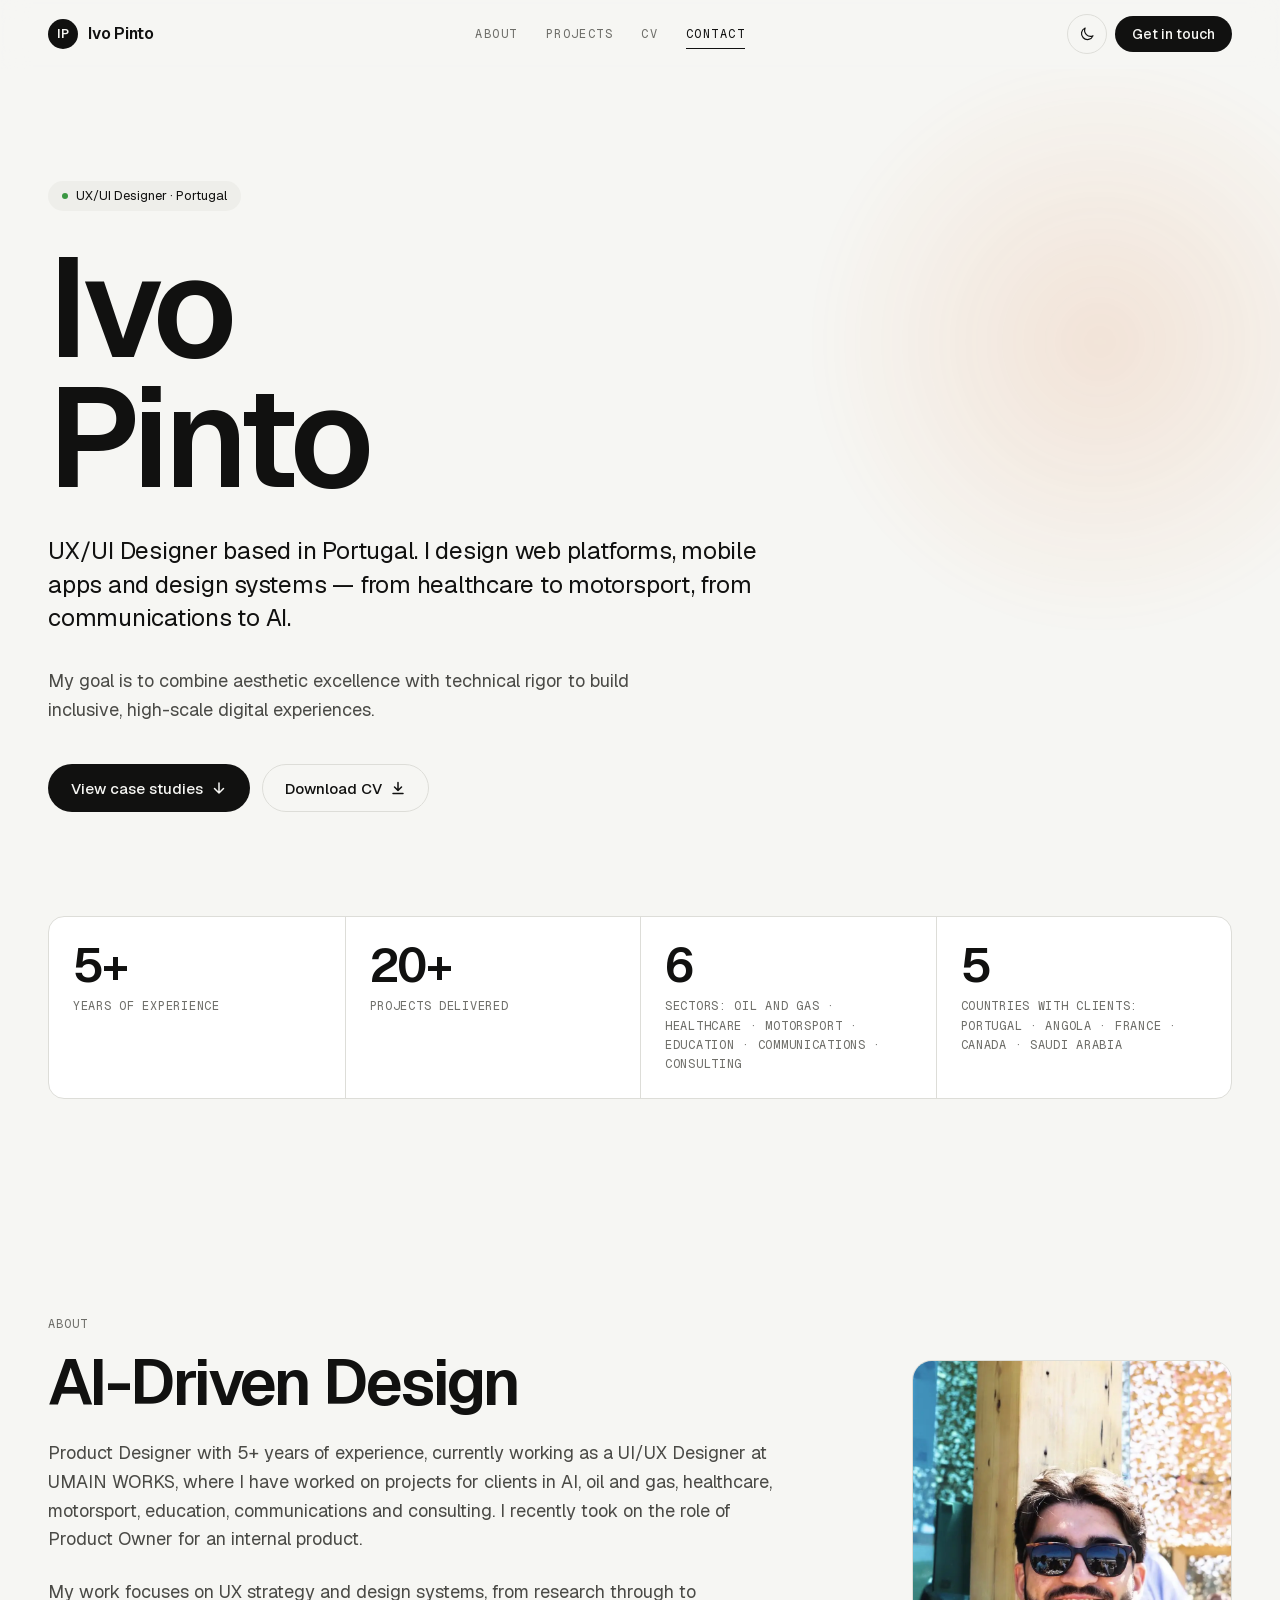
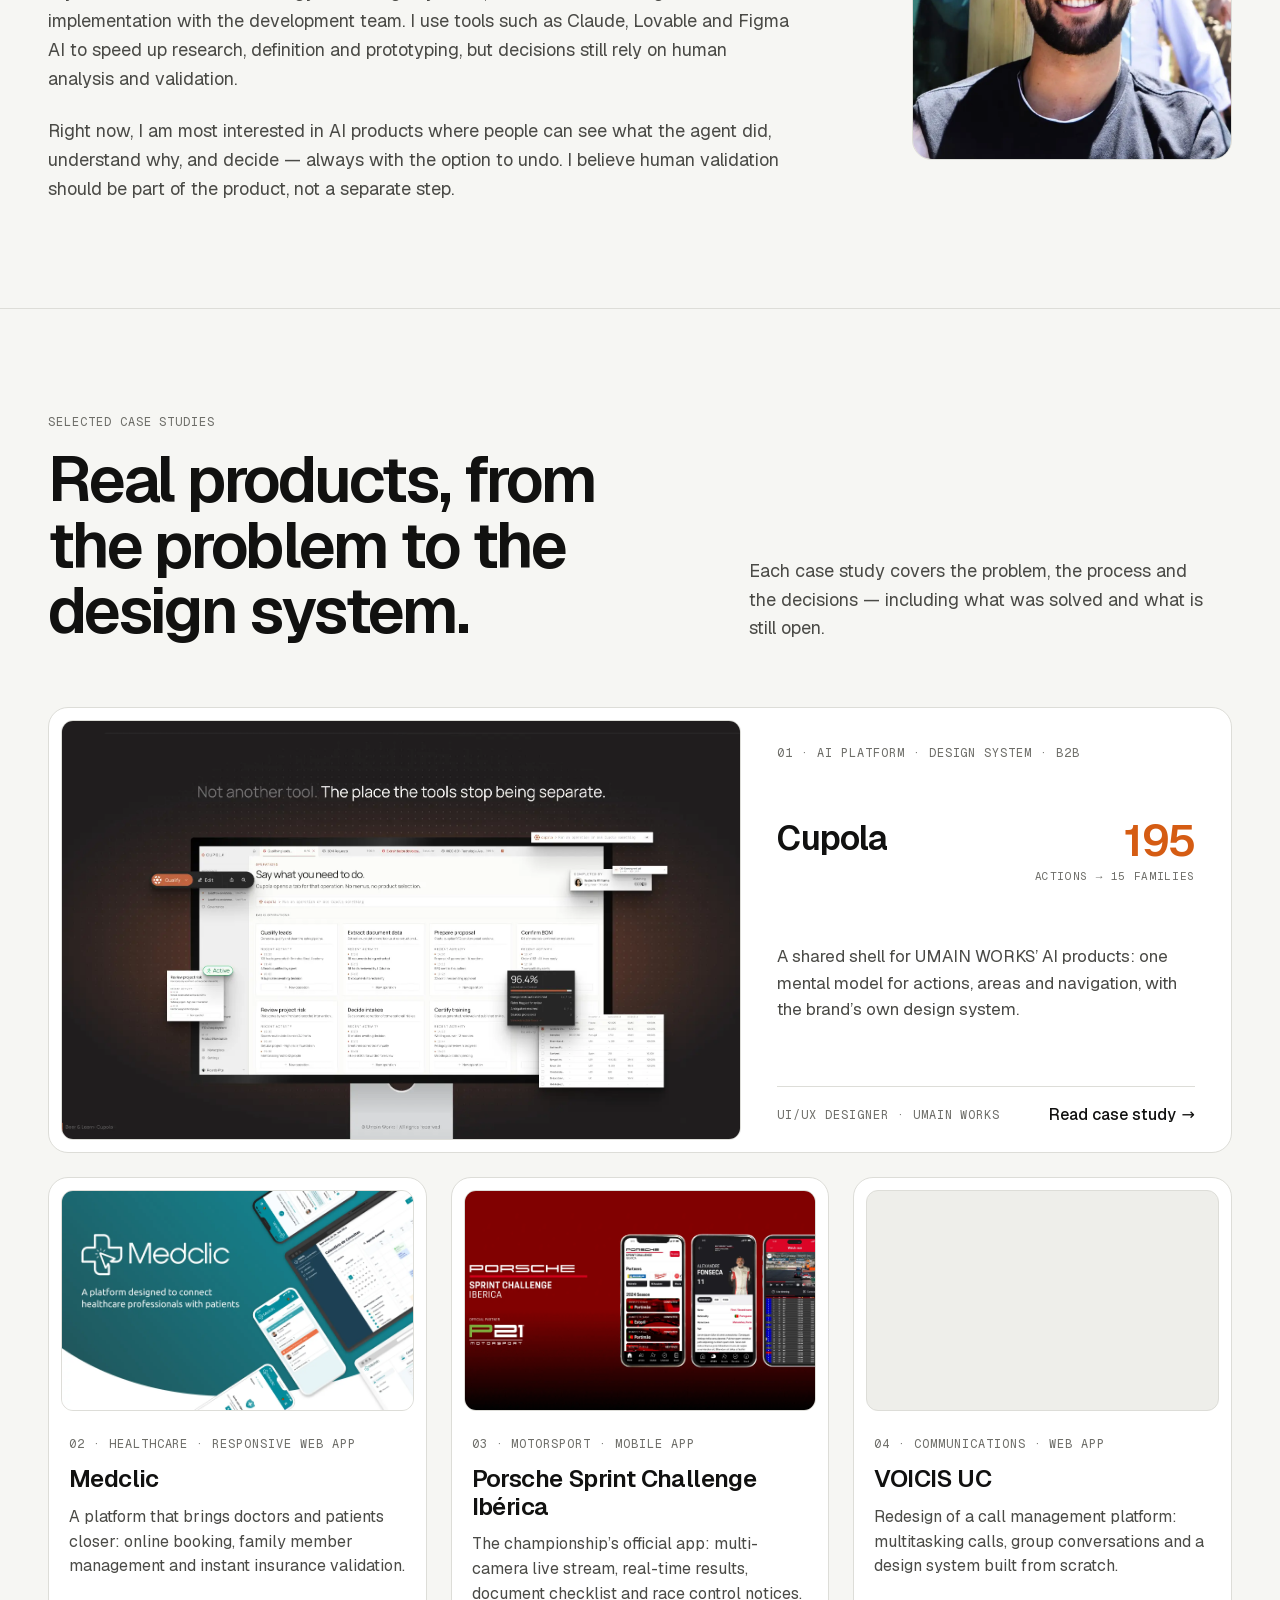
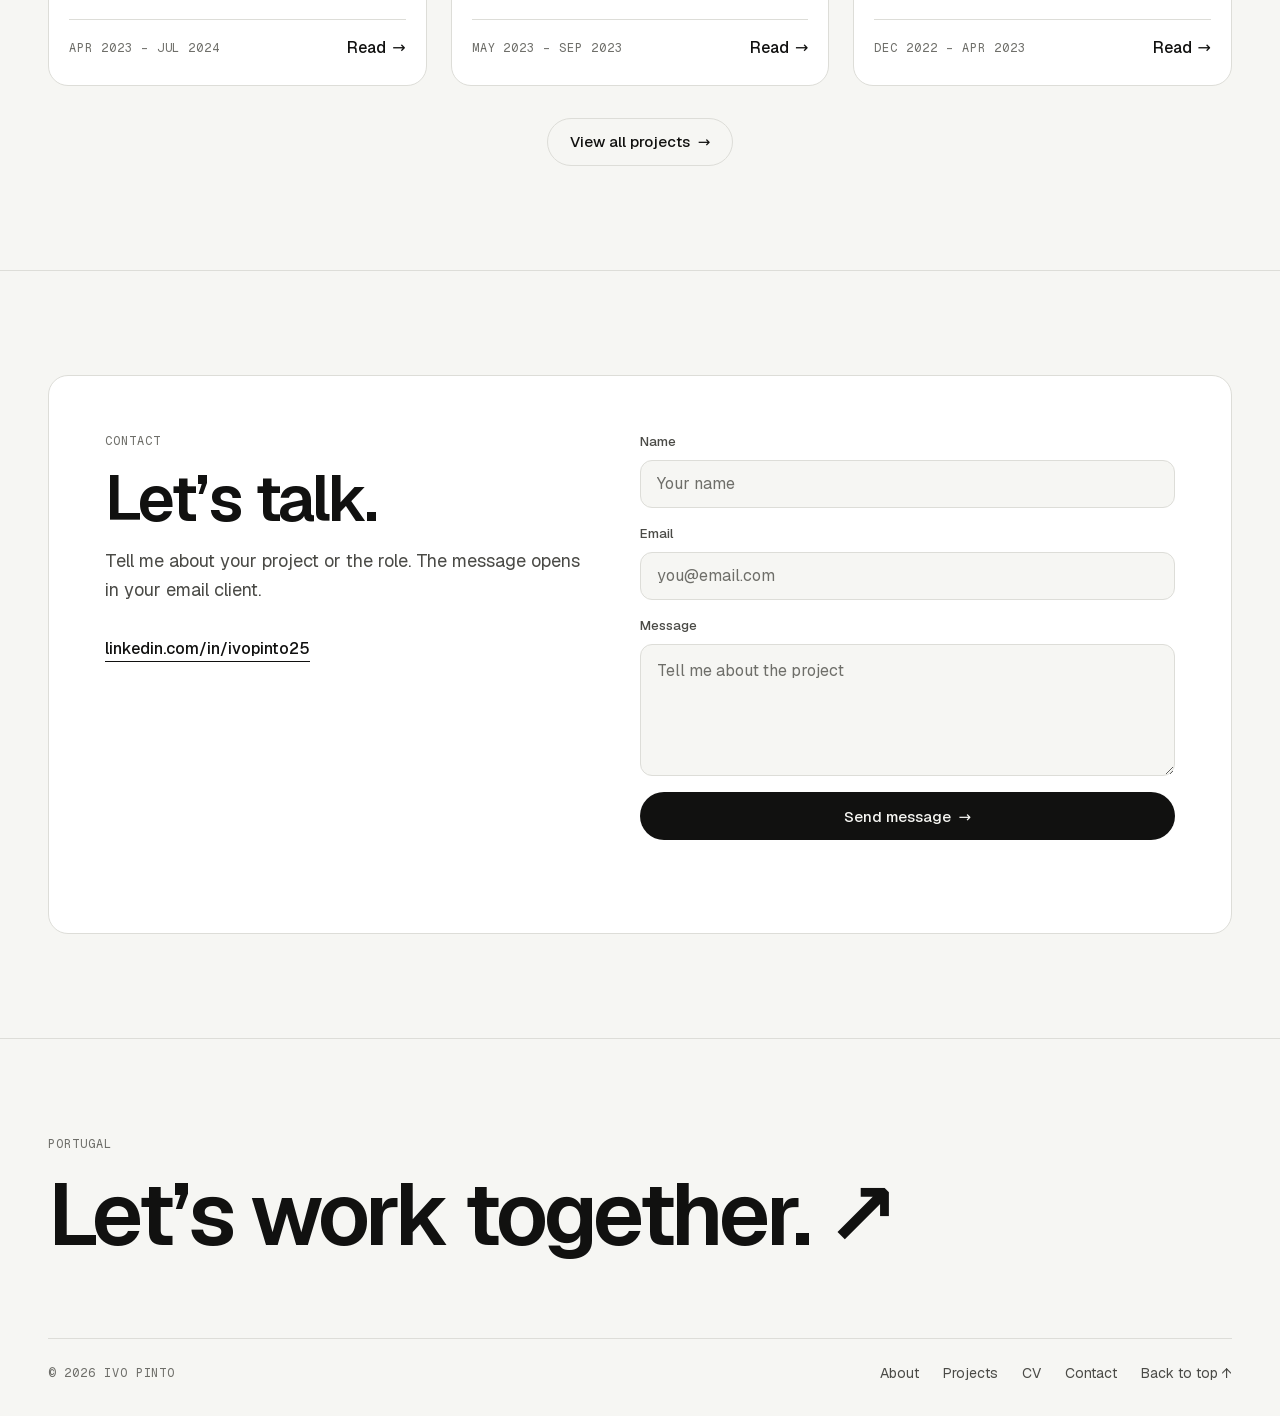
<file: index.html>
<!doctype html>
<html lang="en">
<head>
  <meta charset="utf-8">
  <meta name="viewport" content="width=device-width, initial-scale=1">
  <title>Ivo Pinto — UX/UI Designer</title>
  <meta name="description" content="Portfolio of Ivo Pinto, UX/UI Designer based in Portugal. Case studies on products, platforms and design systems.">
  <meta name="theme-color" content="#0A0A0A" media="(prefers-color-scheme: dark)">
  <meta name="theme-color" content="#F6F6F3" media="(prefers-color-scheme: light)">
  <meta property="og:title" content="Ivo Pinto — UX/UI Designer">
  <meta property="og:description" content="Case studies on products, platforms and design systems.">
  <meta property="og:type" content="website">
  <meta property="og:image" content="assets/img/cupola/01-capa.webp">
  <link rel="icon" href="assets/img/favicon.svg" type="image/svg+xml">
  <link rel="preload" href="assets/fonts/geist-latin.woff2" as="font" type="font/woff2" crossorigin>
  <script>
    document.documentElement.classList.add("js");
    try { var t = localStorage.getItem("theme"); if (t) document.documentElement.setAttribute("data-theme", t); } catch (e) {}
  </script>
  <link rel="stylesheet" href="assets/css/style.css">
</head>
<body>
  <a class="skip-link" href="#conteudo">Skip to content</a>
  <div class="progress" aria-hidden="true"></div>

  <header class="site-header">
    <nav class="nav container" aria-label="Main">
      <a class="brand" href="index.html" aria-label="Ivo Pinto — home">
        <span class="brand__mark" aria-hidden="true">IP</span>
        <span>Ivo Pinto</span>
      </a>
      <ul class="nav__links" id="menu">
        <li><a href="#sobre">About</a></li>
        <li><a href="projetos.html">Projects</a></li>
        <li><a href="curriculo.html">CV</a></li>
        <li><a href="#contacto">Contact</a></li>
      </ul>
      <div class="nav__actions">
        <button class="btn btn--icon theme-toggle" type="button" aria-label="Toggle theme">
          <svg class="icon-sun" viewBox="0 0 24 24" fill="none" stroke="currentColor" stroke-width="1.6" stroke-linecap="round" aria-hidden="true"><circle cx="12" cy="12" r="4"/><path d="M12 2v2M12 20v2M4.9 4.9l1.4 1.4M17.7 17.7l1.4 1.4M2 12h2M20 12h2M4.9 19.1l1.4-1.4M17.7 6.3l1.4-1.4"/></svg>
          <svg class="icon-moon" viewBox="0 0 24 24" fill="none" stroke="currentColor" stroke-width="1.6" stroke-linecap="round" stroke-linejoin="round" aria-hidden="true"><path d="M20 14.5A8 8 0 0 1 9.5 4a8 8 0 1 0 10.5 10.5Z"/></svg>
        </button>
        <button class="btn btn--icon menu-toggle" type="button" aria-controls="menu" aria-expanded="false" aria-label="Open menu">
          <svg viewBox="0 0 24 24" fill="none" stroke="currentColor" stroke-width="1.6" stroke-linecap="round" aria-hidden="true"><path d="M4 8h16M4 16h16"/></svg>
        </button>
        <a class="btn btn--primary btn--sm nav__cta" href="#contacto">Get in touch</a>
      </div>
    </nav>
  </header>

  <main id="conteudo">
    <!-- Hero -->
    <section class="hero" aria-labelledby="hero-title">
      <div class="hero__glow" aria-hidden="true"></div>
      <div class="container hero__inner">
        <span class="badge rise" style="--d:.05s"><span class="dot" aria-hidden="true"></span>UX/UI Designer · Portugal</span>
        <h1 class="display" id="hero-title">
          <span class="line rise" style="--d:.12s">Ivo</span>
          <span class="line rise" style="--d:.22s">Pinto</span>
        </h1>
        <p class="lead hero__sub rise" style="--d:.34s">UX/UI Designer based in Portugal. I design web platforms, mobile apps and design systems — from healthcare to motorsport, from communications to AI.</p>
        <p class="body-lg hero__desc rise" style="--d:.42s">My goal is to combine aesthetic excellence with technical rigor to build inclusive, high-scale digital experiences.</p>
        <div class="hero__ctas rise" style="--d:.5s">
          <a class="btn btn--primary" href="#projetos">View case studies
            <svg viewBox="0 0 16 16" fill="none" stroke="currentColor" stroke-width="1.5" stroke-linecap="round" stroke-linejoin="round" aria-hidden="true"><path d="M8 3v10M3.5 8.5 8 13l4.5-4.5"/></svg>
          </a>
          <a class="btn btn--ghost" href="assets/cv/Ivo-Pinto-CV.pdf" download="Ivo-Pinto-CV.pdf">Download CV
            <svg viewBox="0 0 16 16" fill="none" stroke="currentColor" stroke-width="1.5" stroke-linecap="round" stroke-linejoin="round" aria-hidden="true"><path d="M8 2.5v8M4.5 7 8 10.5 11.5 7M3 13.5h10"/></svg>
          </a>
        </div>

        <div class="reveal">
          <dl class="stats">
            <div class="stat"><dt class="stat__label">Years of experience</dt><dd class="stat__num">5+</dd></div>
            <div class="stat"><dt class="stat__label">Projects delivered</dt><dd class="stat__num">20+</dd></div>
            <div class="stat"><dt class="stat__label">Sectors: oil and gas · healthcare · motorsport · education · communications · consulting</dt><dd class="stat__num">6</dd></div>
            <div class="stat"><dt class="stat__label">Countries with clients: Portugal · Angola · France · Canada · Saudi Arabia</dt><dd class="stat__num">5</dd></div>
          </dl>
        </div>
      </div>
    </section>

    <!-- Sobre -->
    <section class="section" id="sobre" aria-labelledby="sobre-title">
      <div class="container about">
        <div class="about__text reveal">
          <p class="eyebrow">About</p>
          <h2 class="h1" id="sobre-title">AI-Driven Design</h2>
          <p class="body-lg">Product Designer with 5+ years of experience, currently working as a UI/UX Designer at UMAIN WORKS, where I have worked on projects for clients in AI, oil and gas, healthcare, motorsport, education, communications and consulting. I recently took on the role of Product Owner for an internal product.</p>
          <p class="body-lg">My work focuses on UX strategy and design systems, from research through to implementation with the development team. I use tools such as Claude, Lovable and Figma AI to speed up research, definition and prototyping, but decisions still rely on human analysis and validation.</p>
          <p class="body-lg">Right now, I am most interested in AI products where people can see what the agent did, understand why, and decide — always with the option to undo. I believe human validation should be part of the product, not a separate step.</p>
        </div>
        <figure class="about__photo reveal" style="--d:.1s">
          <img src="assets/img/ivo-pinto.webp" width="960" height="1200" loading="lazy" decoding="async" alt="Ivo Pinto smiling, wearing sunglasses and a dark t-shirt, outdoors.">
        </figure>
      </div>
    </section>

    <!-- Projetos -->
    <section class="section" id="projetos" aria-labelledby="projetos-title">
      <div class="container">
        <div class="section__head section__head--split reveal">
          <div>
            <p class="eyebrow">Selected case studies</p>
            <h2 class="h1" id="projetos-title" style="margin-top:16px">Real products, from the problem to the design system.</h2>
          </div>
          <p class="body-lg">Each case study covers the problem, the process and the decisions — including what was solved and what is still open.</p>
        </div>

        <div class="projects">
          <a class="project-card project-card--feature reveal" href="projetos/cupola.html">
            <div class="project-card__media">
              <img src="assets/img/cupola/09-ia-plataforma.webp" width="1920" height="1080" loading="lazy" decoding="async"
                   alt="Cupola screen with the prompt “Say what you need to do”, the available modules and a panel showing 96.4% confidence.">
            </div>
            <div class="project-card__body">
              <div class="project-card__top">
                <p class="label">01 · AI platform · Design system · B2B</p>
              </div>
              <div class="project-card__top">
                <h3 class="project-card__title">Cupola</h3>
                <div class="project-card__metric"><strong>195</strong><span>actions → 15 families</span></div>
              </div>
              <p class="project-card__desc">A shared shell for UMAIN WORKS’ AI products: one mental model for actions, areas and navigation, with the brand’s own design system.</p>
              <div class="project-card__foot">
                <span class="label">UI/UX Designer · UMAIN WORKS</span>
                <span class="link-arrow project-card__cta">Read case study <span class="arrow" aria-hidden="true">→</span></span>
              </div>
            </div>
          </a>

          <a class="project-card project-card--compact reveal" href="projetos/medclic.html" style="--d:.05s">
            <div class="project-card__media">
              <img src="assets/img/medclic/01-capa.webp" style="object-position:left center" width="1920" height="960" loading="lazy" decoding="async"
                   alt="Medclic cover with platform screens on a laptop, tablet and phone.">
            </div>
            <div class="project-card__body">
              <p class="label">02 · Healthcare · Responsive web app</p>
              <h3 class="project-card__title">Medclic</h3>
              <p class="project-card__desc">A platform that brings doctors and patients closer: online booking, family member management and instant insurance validation.</p>
              <div class="project-card__foot">
                <span class="label">Apr 2023 – Jul 2024</span>
                <span class="link-arrow project-card__cta">Read <span class="arrow" aria-hidden="true">→</span></span>
              </div>
            </div>
          </a>

          <a class="project-card project-card--compact reveal" href="projetos/porsche-sprint-challenge.html" style="--d:.1s">
            <div class="project-card__media">
              <img src="assets/img/porsche/01-capa.webp" width="1920" height="1005" loading="lazy" decoding="async"
                   alt="Porsche Sprint Challenge Ibérica cover with three app screens on a red background.">
            </div>
            <div class="project-card__body">
              <p class="label">03 · Motorsport · Mobile app</p>
              <h3 class="project-card__title">Porsche Sprint Challenge Ibérica</h3>
              <p class="project-card__desc">The championship’s official app: multi-camera live stream, real-time results, document checklist and race control notices.</p>
              <div class="project-card__foot">
                <span class="label">May 2023 – Sep 2023</span>
                <span class="link-arrow project-card__cta">Read <span class="arrow" aria-hidden="true">→</span></span>
              </div>
            </div>
          </a>

          <a class="project-card project-card--compact reveal" href="projetos/voicis.html" style="--d:.15s">
            <div class="project-card__media">
              <img src="assets/img/voicis/01-capa.webp" width="1909" height="985" loading="lazy" decoding="async"
                   alt="VOICIS cover with the new interface on a laptop and a phone.">
            </div>
            <div class="project-card__body">
              <p class="label">04 · Communications · Web app</p>
              <h3 class="project-card__title">VOICIS UC</h3>
              <p class="project-card__desc">Redesign of a call management platform: multitasking calls, group conversations and a design system built from scratch.</p>
              <div class="project-card__foot">
                <span class="label">Dec 2022 – Apr 2023</span>
                <span class="link-arrow project-card__cta">Read <span class="arrow" aria-hidden="true">→</span></span>
              </div>
            </div>
          </a>
        </div>
        <div class="projects__more reveal">
          <a class="btn btn--ghost" href="projetos.html">View all projects <span aria-hidden="true">→</span></a>
        </div>
      </div>
    </section>


    <!-- Contacto -->
    <section class="section" id="contacto" aria-labelledby="contacto-title">
      <div class="container">
        <div class="contact reveal">
          <div class="contact__intro">
            <p class="eyebrow">Contact</p>
            <h2 class="h1" id="contacto-title">Let’s talk.</h2>
            <p class="body-lg">Tell me about your project or the role. The message opens in your email client.</p>
            <ul class="contact__list">
              <li><a href="https://www.linkedin.com/in/ivopinto25" target="_blank" rel="noopener">linkedin.com/in/ivopinto25<span class="sr-only"> (opens in a new tab)</span></a></li>
            </ul>
          </div>
          <!-- EDITAR: colocar o teu email em data-email -->
          <form class="form" data-email="" novalidate>
            <label class="field">Name
              <input name="nome" type="text" autocomplete="name" required placeholder="Your name">
            </label>
            <label class="field">Email
              <input name="email" type="email" autocomplete="email" required placeholder="you@email.com">
            </label>
            <label class="field">Message
              <textarea name="mensagem" rows="4" required placeholder="Tell me about the project"></textarea>
            </label>
            <button class="btn btn--primary" type="submit">Send message <span aria-hidden="true">→</span></button>
            <p class="form__status" role="status" aria-live="polite"></p>
          </form>
        </div>
      </div>
    </section>
  </main>

  <footer class="site-footer">
    <div class="container">
      <p class="eyebrow">Portugal</p>
      <a class="footer__big" href="#contacto">Let’s work together. <span aria-hidden="true">↗</span></a>
      <div class="footer__bar">
        <span class="label">© <span data-year>2026</span> Ivo Pinto</span>
        <ul class="footer__nav">
          <li><a href="#sobre">About</a></li>
          <li><a href="projetos.html">Projects</a></li>
          <li><a href="curriculo.html">CV</a></li>
          <li><a href="#contacto">Contact</a></li>
          <li><a href="#conteudo">Back to top ↑</a></li>
        </ul>
      </div>
    </div>
  </footer>

  <script src="assets/js/main.js" defer></script>
</body>
</html>
</file>
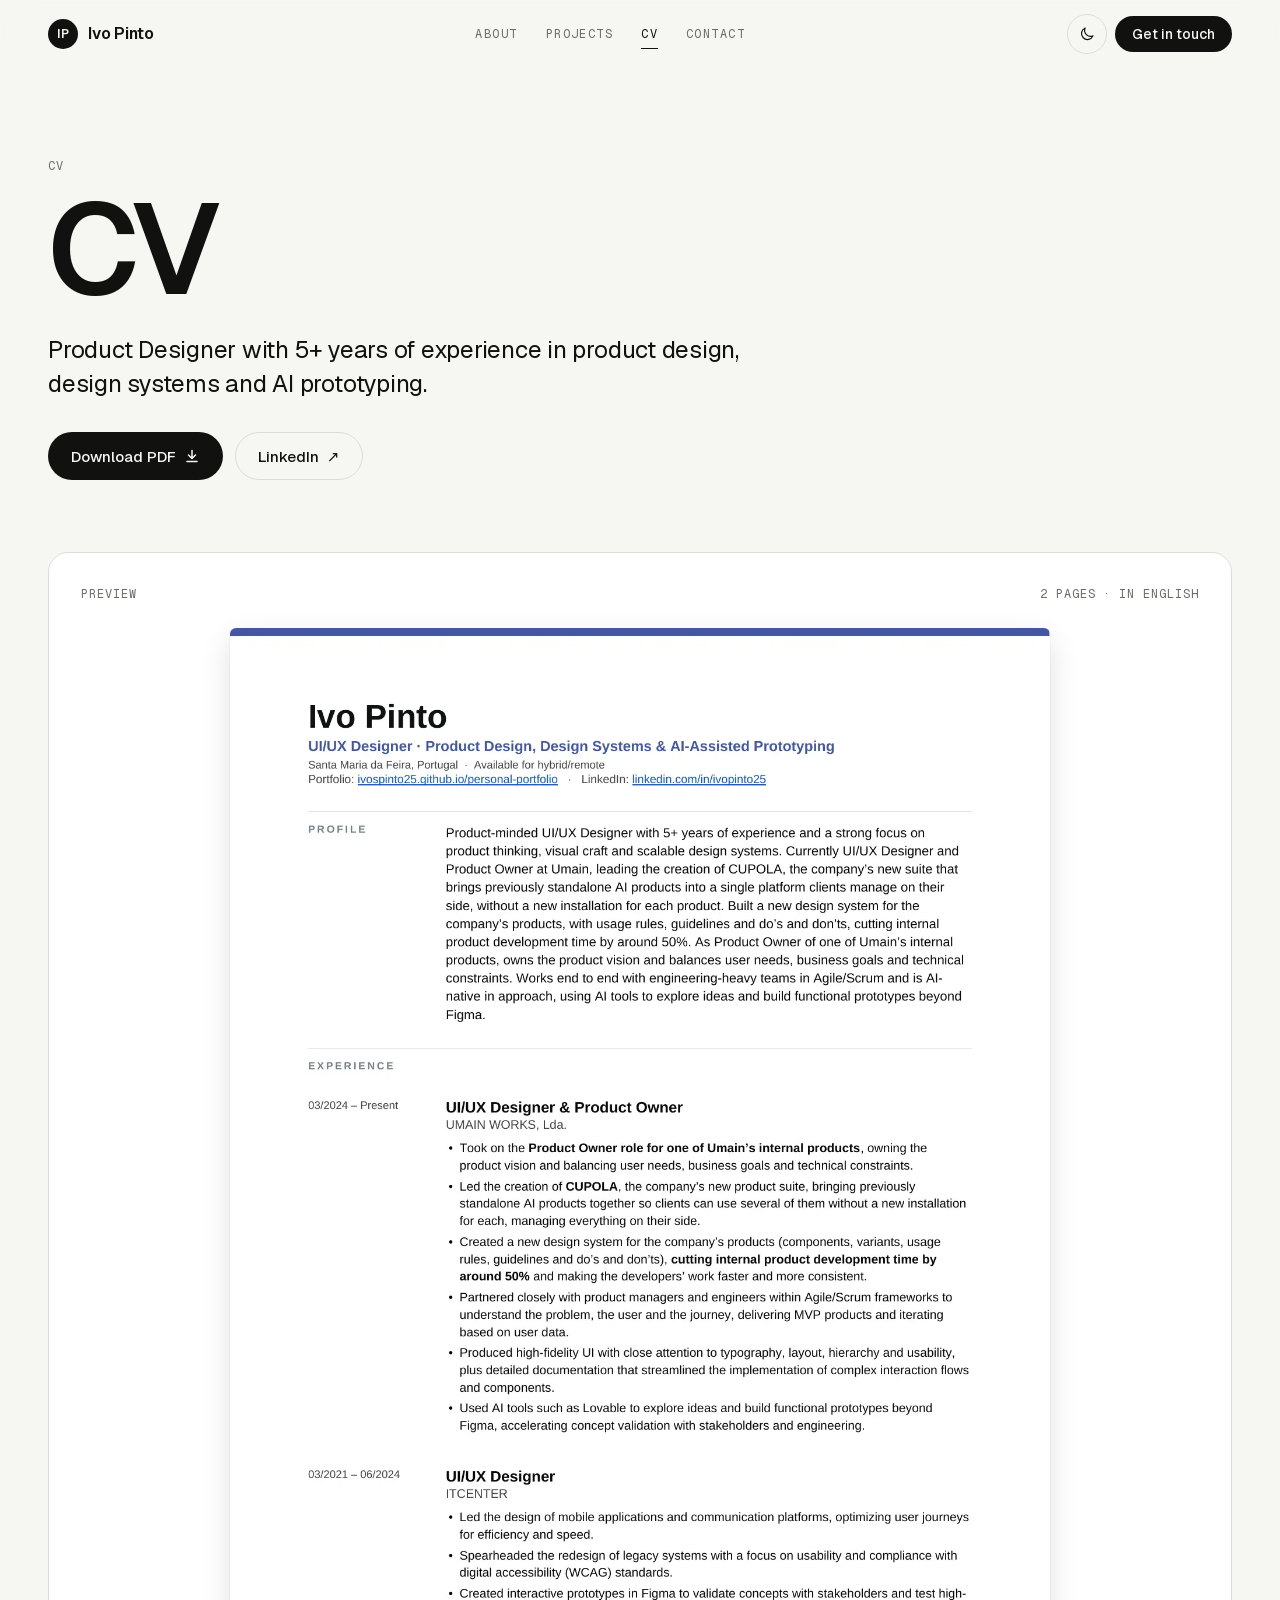
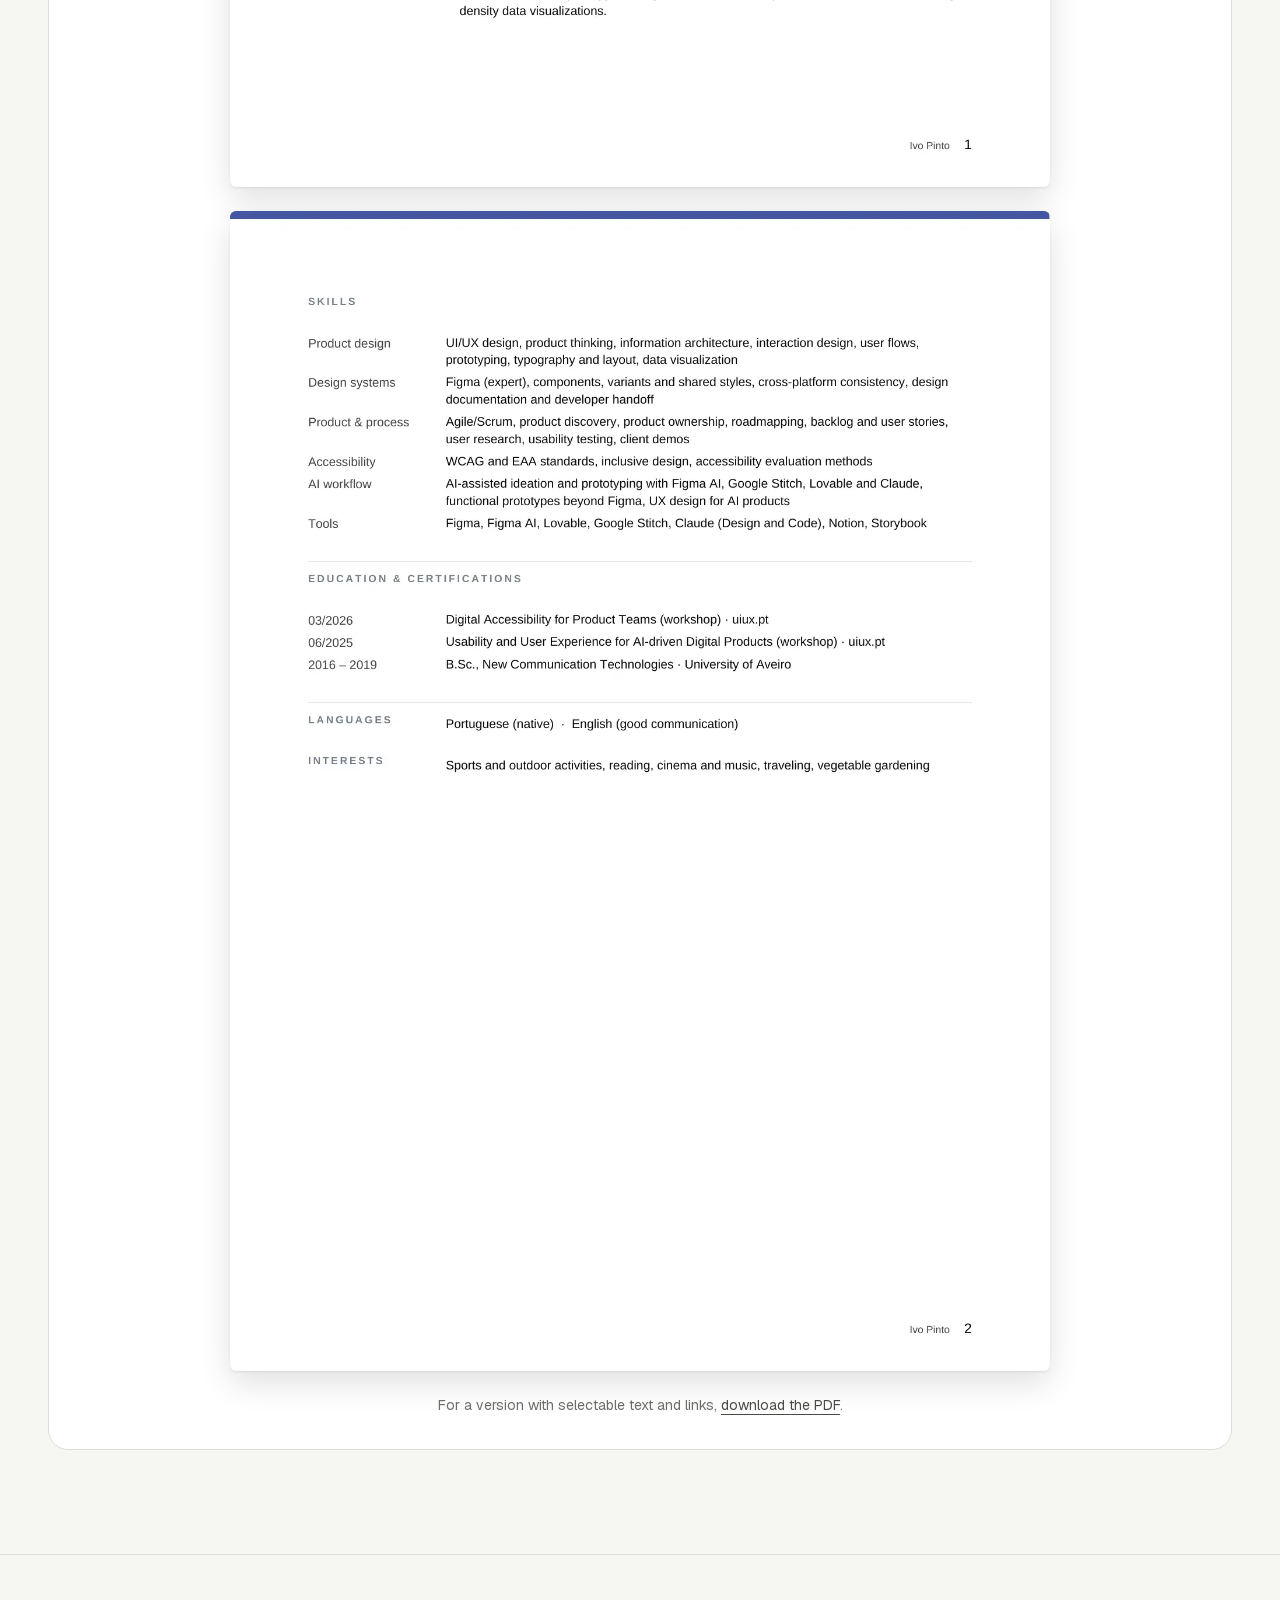
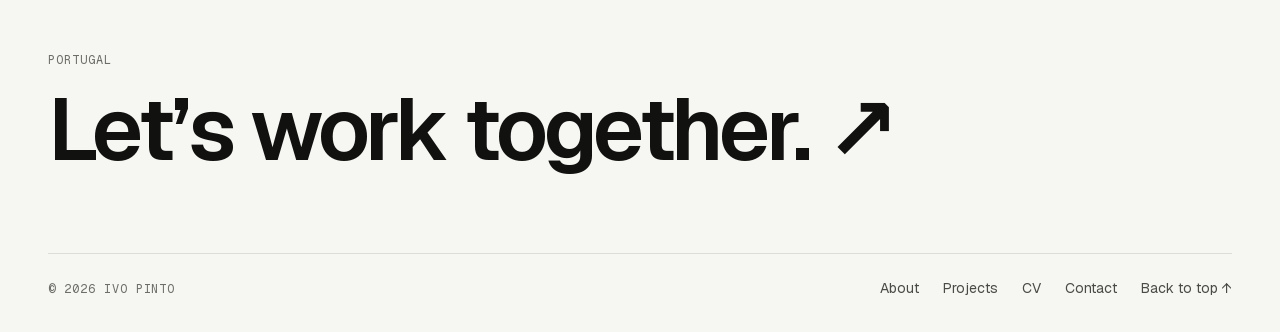
<file: curriculo.html>
<!doctype html>
<html lang="en">
<head>
  <meta charset="utf-8">
  <meta name="viewport" content="width=device-width, initial-scale=1">
  <title>CV — Ivo Pinto</title>
  <meta name="description" content="CV of Ivo Pinto, Product Designer: experience, skills and education. Preview and PDF download.">
  <meta name="theme-color" content="#0A0A0A" media="(prefers-color-scheme: dark)">
  <meta name="theme-color" content="#F6F6F3" media="(prefers-color-scheme: light)">
  <meta property="og:title" content="CV — Ivo Pinto">
  <meta property="og:description" content="Case studies on products, platforms and design systems.">
  <meta property="og:type" content="website">
  <meta property="og:image" content="assets/img/cupola/01-capa.webp">
  <link rel="icon" href="assets/img/favicon.svg" type="image/svg+xml">
  <link rel="preload" href="assets/fonts/geist-latin.woff2" as="font" type="font/woff2" crossorigin>
  <script>
    document.documentElement.classList.add("js");
    try { var t = localStorage.getItem("theme"); if (t) document.documentElement.setAttribute("data-theme", t); } catch (e) {}
  </script>
  <link rel="stylesheet" href="assets/css/style.css">
</head>
<body>
  <a class="skip-link" href="#conteudo">Skip to content</a>
  <div class="progress" aria-hidden="true"></div>

  <header class="site-header">
    <nav class="nav container" aria-label="Main">
      <a class="brand" href="index.html" aria-label="Ivo Pinto — home">
        <span class="brand__mark" aria-hidden="true">IP</span>
        <span>Ivo Pinto</span>
      </a>
      <ul class="nav__links" id="menu">
        <li><a href="index.html#sobre">About</a></li>
        <li><a href="projetos.html">Projects</a></li>
        <li><a href="curriculo.html" aria-current="page">CV</a></li>
        <li><a href="index.html#contacto">Contact</a></li>
      </ul>
      <div class="nav__actions">
        <button class="btn btn--icon theme-toggle" type="button" aria-label="Toggle theme">
          <svg class="icon-sun" viewBox="0 0 24 24" fill="none" stroke="currentColor" stroke-width="1.6" stroke-linecap="round" aria-hidden="true"><circle cx="12" cy="12" r="4"/><path d="M12 2v2M12 20v2M4.9 4.9l1.4 1.4M17.7 17.7l1.4 1.4M2 12h2M20 12h2M4.9 19.1l1.4-1.4M17.7 6.3l1.4-1.4"/></svg>
          <svg class="icon-moon" viewBox="0 0 24 24" fill="none" stroke="currentColor" stroke-width="1.6" stroke-linecap="round" stroke-linejoin="round" aria-hidden="true"><path d="M20 14.5A8 8 0 0 1 9.5 4a8 8 0 1 0 10.5 10.5Z"/></svg>
        </button>
        <button class="btn btn--icon menu-toggle" type="button" aria-controls="menu" aria-expanded="false" aria-label="Open menu">
          <svg viewBox="0 0 24 24" fill="none" stroke="currentColor" stroke-width="1.6" stroke-linecap="round" aria-hidden="true"><path d="M4 8h16M4 16h16"/></svg>
        </button>
        <a class="btn btn--primary btn--sm nav__cta" href="index.html#contacto">Get in touch</a>
      </div>
    </nav>
  </header>

  <main id="conteudo">
    <section class="cv-hero" aria-labelledby="cv-title">
      <div class="container">
        <p class="eyebrow">CV</p>
        <h1 class="cs-title" id="cv-title">CV</h1>
        <p class="lead cv-hero__lead">Product Designer with 5+ years of experience in product design, design systems and AI prototyping.</p>
        <div class="hero__ctas">
          <a class="btn btn--primary" href="assets/cv/Ivo-Pinto-CV.pdf" download="Ivo-Pinto-CV.pdf">Download PDF
            <svg viewBox="0 0 16 16" fill="none" stroke="currentColor" stroke-width="1.5" stroke-linecap="round" stroke-linejoin="round" aria-hidden="true"><path d="M8 2.5v8M4.5 7 8 10.5 11.5 7M3 13.5h10"/></svg>
          </a>
          <a class="btn btn--ghost" href="https://www.linkedin.com/in/ivopinto25" target="_blank" rel="noopener">LinkedIn <span aria-hidden="true">↗</span><span class="sr-only"> (opens in a new tab)</span></a>
        </div>
      </div>
    </section>

    <section class="cv-preview-wrap" aria-labelledby="cv-preview-t">
      <div class="container">
        <div class="cv-preview reveal">
          <div class="cv-preview__head">
            <h2 class="label" id="cv-preview-t">Preview</h2>
            <span class="label">2 pages · in English</span>
          </div>
          <div class="cv-pages">
            <figure class="cv-page">
              <img src="assets/cv/cv-pagina-1.webp" width="1406" height="1988" decoding="async"
                   alt="Page 1 of 2 of Ivo Pinto’s CV: profile and work experience at UMAIN WORKS and ITCENTER.">
            </figure>
            <figure class="cv-page">
              <img src="assets/cv/cv-pagina-2.webp" width="1406" height="1988" loading="lazy" decoding="async"
                   alt="Page 2 of 2 of Ivo Pinto’s CV: skills, education and certifications, languages and interests.">
            </figure>
          </div>
          <p class="cv-preview__note">For a version with selectable text and links, <a href="assets/cv/Ivo-Pinto-CV.pdf" download="Ivo-Pinto-CV.pdf">download the PDF</a>.</p>
        </div>
      </div>
    </section>
  </main>

  <footer class="site-footer">
    <div class="container">
      <p class="eyebrow">Portugal</p>
      <a class="footer__big" href="index.html#contacto">Let’s work together. <span aria-hidden="true">↗</span></a>
      <div class="footer__bar">
        <span class="label">© <span data-year>2026</span> Ivo Pinto</span>
        <ul class="footer__nav">
          <li><a href="index.html#sobre">About</a></li>
          <li><a href="projetos.html">Projects</a></li>
          <li><a href="curriculo.html">CV</a></li>
          <li><a href="index.html#contacto">Contact</a></li>
          <li><a href="#conteudo">Back to top ↑</a></li>
        </ul>
      </div>
    </div>
  </footer>

  <script src="assets/js/main.js" defer></script>
</body>
</html>
</file>
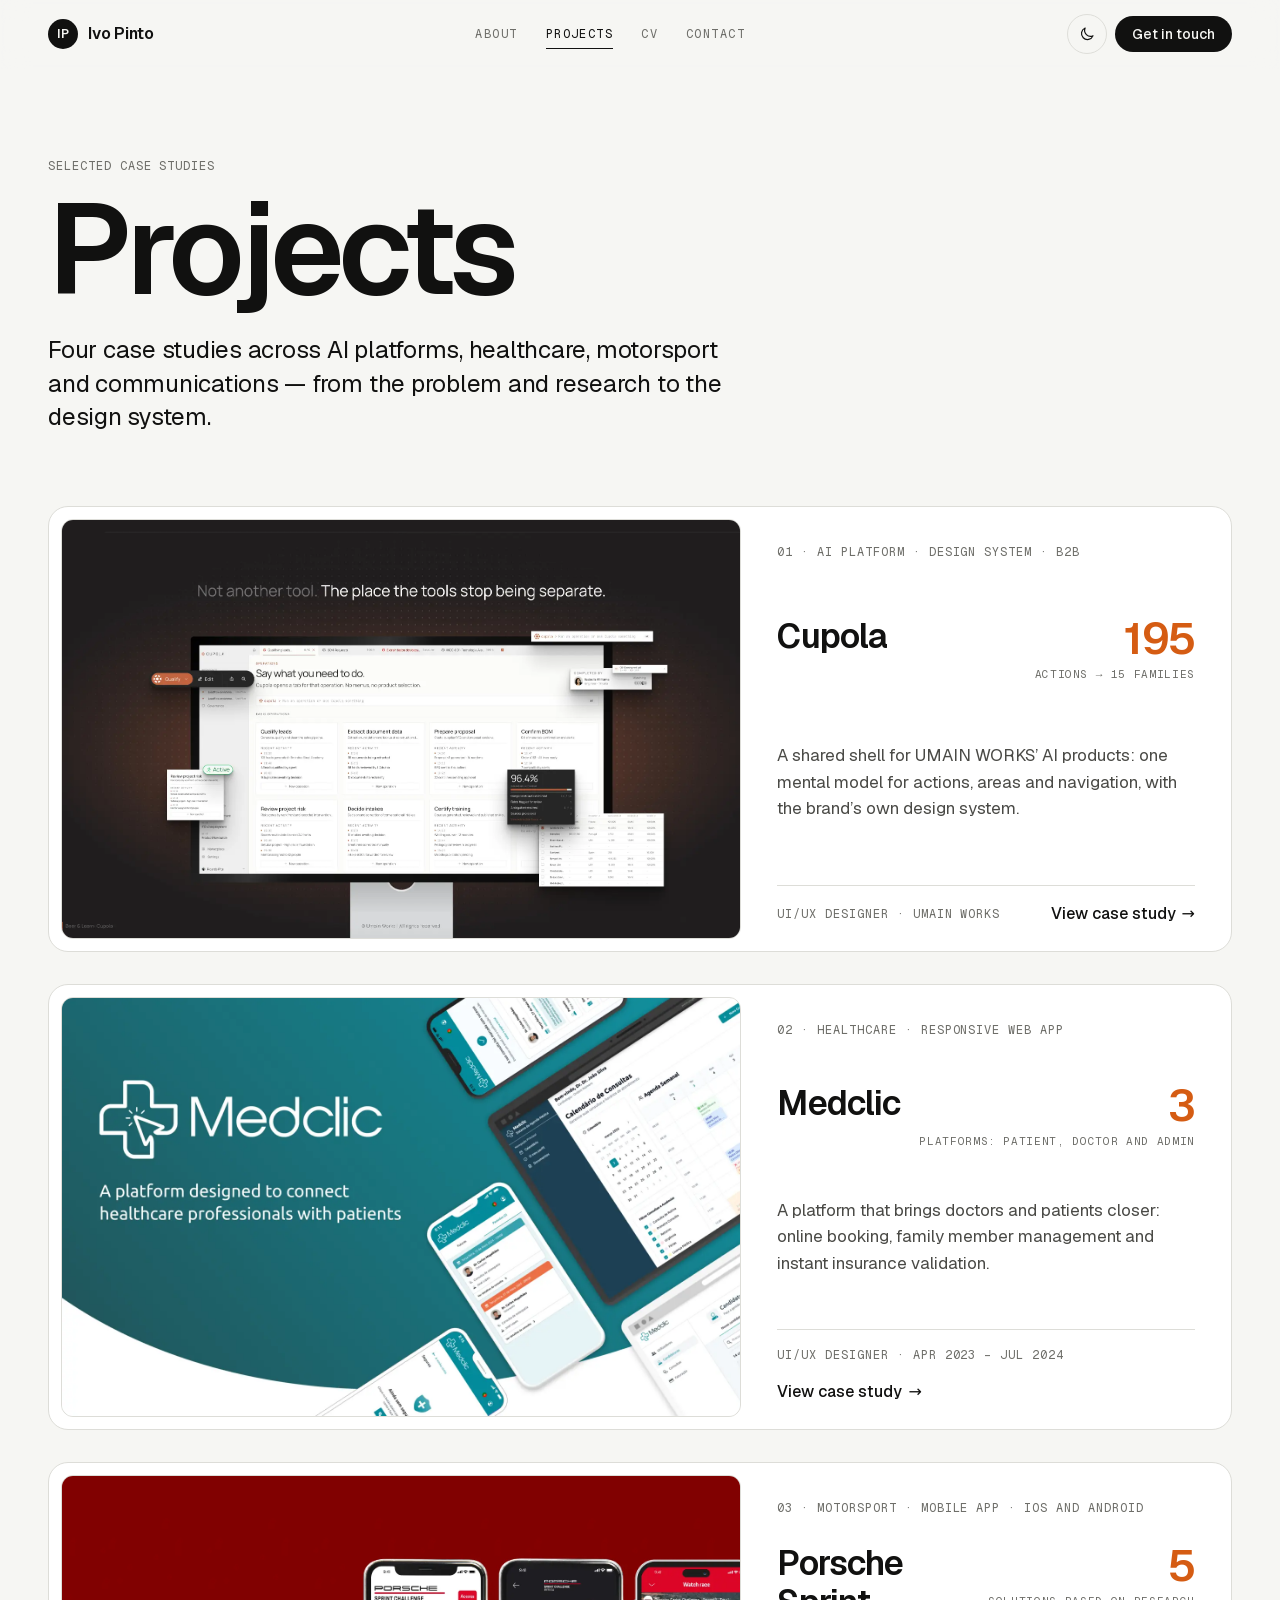
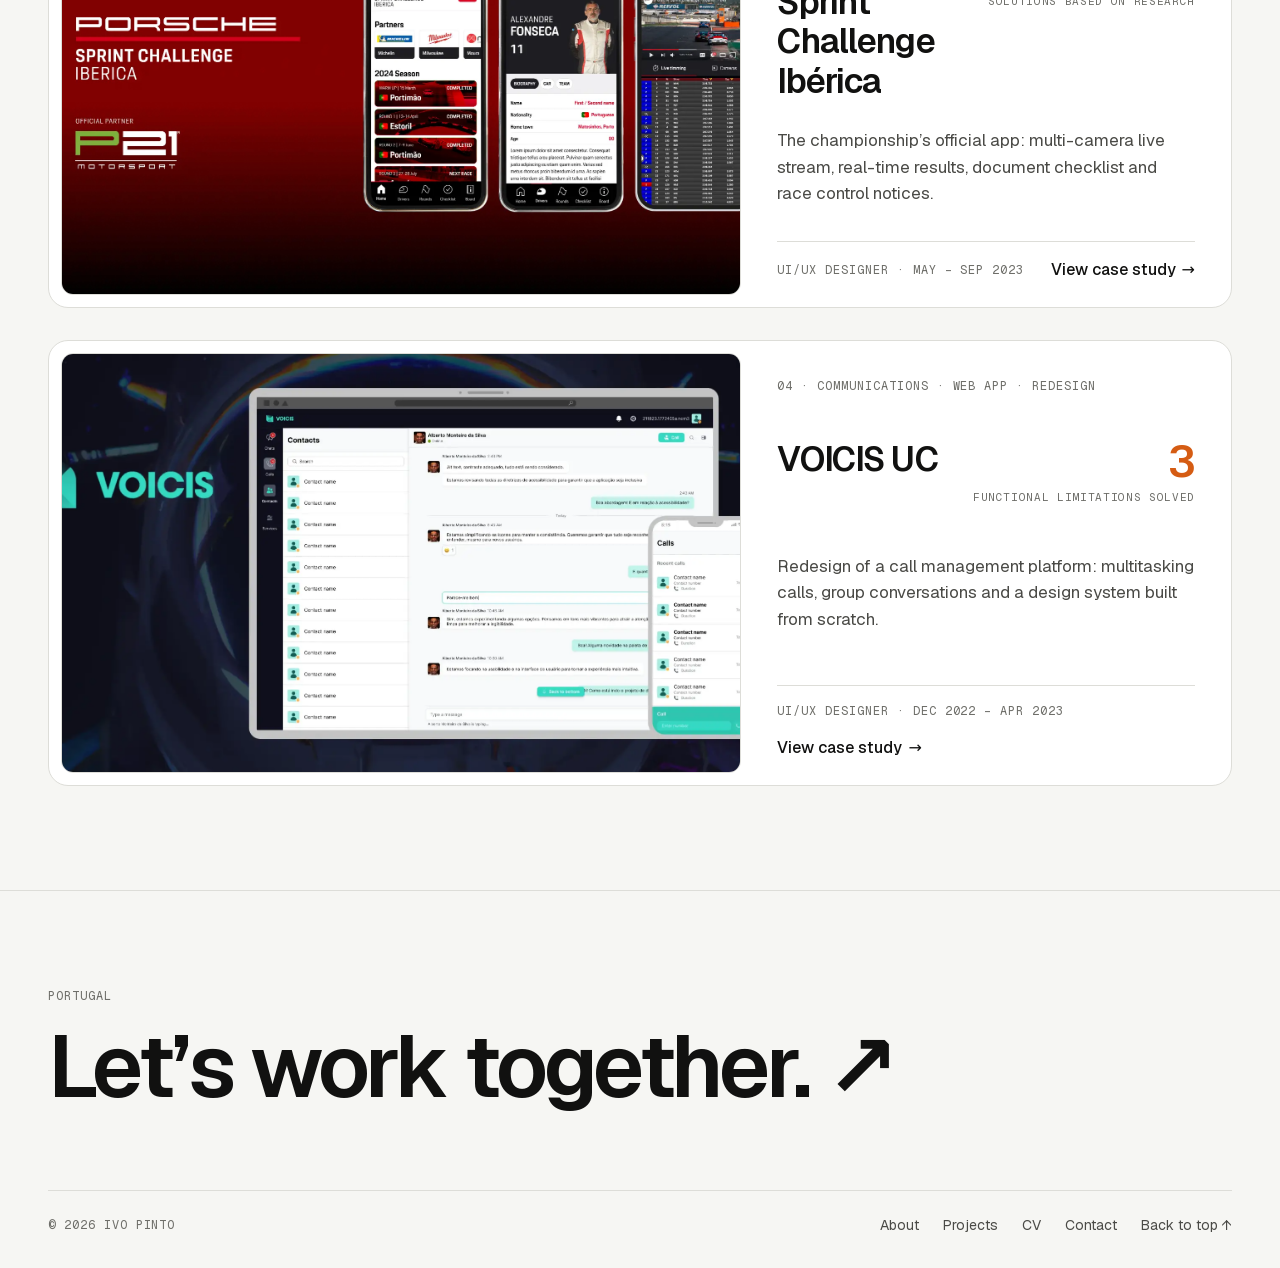
<file: projetos.html>
<!doctype html>
<html lang="en">
<head>
  <meta charset="utf-8">
  <meta name="viewport" content="width=device-width, initial-scale=1">
  <title>Projects — Ivo Pinto</title>
  <meta name="description" content="Case studies by Ivo Pinto, Product Designer: Cupola, Medclic, Porsche Sprint Challenge Ibérica and VOICIS UC.">
  <meta name="theme-color" content="#0A0A0A" media="(prefers-color-scheme: dark)">
  <meta name="theme-color" content="#F6F6F3" media="(prefers-color-scheme: light)">
  <meta property="og:title" content="Projects — Ivo Pinto">
  <meta property="og:description" content="Case studies on products, platforms and design systems.">
  <meta property="og:type" content="website">
  <meta property="og:image" content="assets/img/cupola/01-capa.webp">
  <link rel="icon" href="assets/img/favicon.svg" type="image/svg+xml">
  <link rel="preload" href="assets/fonts/geist-latin.woff2" as="font" type="font/woff2" crossorigin>
  <script>
    document.documentElement.classList.add("js");
    try { var t = localStorage.getItem("theme"); if (t) document.documentElement.setAttribute("data-theme", t); } catch (e) {}
  </script>
  <link rel="stylesheet" href="assets/css/style.css">
</head>
<body>
  <a class="skip-link" href="#conteudo">Skip to content</a>
  <div class="progress" aria-hidden="true"></div>

  <header class="site-header">
    <nav class="nav container" aria-label="Main">
      <a class="brand" href="index.html" aria-label="Ivo Pinto — home">
        <span class="brand__mark" aria-hidden="true">IP</span>
        <span>Ivo Pinto</span>
      </a>
      <ul class="nav__links" id="menu">
        <li><a href="index.html#sobre">About</a></li>
        <li><a href="projetos.html" aria-current="page">Projects</a></li>
        <li><a href="curriculo.html">CV</a></li>
        <li><a href="index.html#contacto">Contact</a></li>
      </ul>
      <div class="nav__actions">
        <button class="btn btn--icon theme-toggle" type="button" aria-label="Toggle theme">
          <svg class="icon-sun" viewBox="0 0 24 24" fill="none" stroke="currentColor" stroke-width="1.6" stroke-linecap="round" aria-hidden="true"><circle cx="12" cy="12" r="4"/><path d="M12 2v2M12 20v2M4.9 4.9l1.4 1.4M17.7 17.7l1.4 1.4M2 12h2M20 12h2M4.9 19.1l1.4-1.4M17.7 6.3l1.4-1.4"/></svg>
          <svg class="icon-moon" viewBox="0 0 24 24" fill="none" stroke="currentColor" stroke-width="1.6" stroke-linecap="round" stroke-linejoin="round" aria-hidden="true"><path d="M20 14.5A8 8 0 0 1 9.5 4a8 8 0 1 0 10.5 10.5Z"/></svg>
        </button>
        <button class="btn btn--icon menu-toggle" type="button" aria-controls="menu" aria-expanded="false" aria-label="Open menu">
          <svg viewBox="0 0 24 24" fill="none" stroke="currentColor" stroke-width="1.6" stroke-linecap="round" aria-hidden="true"><path d="M4 8h16M4 16h16"/></svg>
        </button>
        <a class="btn btn--primary btn--sm nav__cta" href="index.html#contacto">Get in touch</a>
      </div>
    </nav>
  </header>

  <main id="conteudo">
    <section class="cv-hero" aria-labelledby="proj-title">
      <div class="container">
        <p class="eyebrow">Selected case studies</p>
        <h1 class="cs-title" id="proj-title">Projects</h1>
        <p class="lead cv-hero__lead">Four case studies across AI platforms, healthcare, motorsport and communications — from the problem and research to the design system.</p>
      </div>
    </section>

    <section class="cv-preview-wrap" aria-label="Case study list">
      <div class="container">
        <div class="projects projects--list">
          <a class="project-card project-card--feature reveal" href="projetos/cupola.html">
            <div class="project-card__media">
              <img src="assets/img/cupola/09-ia-plataforma.webp" width="1920" height="1080" fetchpriority="high" decoding="async"
                   alt="Cupola screen with the prompt “Say what you need to do”, the available modules and a panel showing 96.4% confidence.">
            </div>
            <div class="project-card__body">
              <p class="label">01 · AI platform · Design system · B2B</p>
              <div class="project-card__top">
                <h2 class="project-card__title">Cupola</h2>
                <div class="project-card__metric"><strong>195</strong><span>actions → 15 families</span></div>
              </div>
              <p class="project-card__desc">A shared shell for UMAIN WORKS’ AI products: one mental model for actions, areas and navigation, with the brand’s own design system.</p>
              <div class="project-card__foot">
                <span class="label">UI/UX Designer · UMAIN WORKS</span>
                <span class="link-arrow project-card__cta">View case study <span class="arrow" aria-hidden="true">→</span></span>
              </div>
            </div>
          </a>

          <a class="project-card project-card--feature reveal" href="projetos/medclic.html">
            <div class="project-card__media">
              <img src="assets/img/medclic/01-capa.webp" style="object-position:left center" width="1920" height="960" loading="lazy" decoding="async"
                   alt="Medclic cover with platform screens on a laptop, tablet and phone.">
            </div>
            <div class="project-card__body">
              <p class="label">02 · Healthcare · Responsive web app</p>
              <div class="project-card__top">
                <h2 class="project-card__title">Medclic</h2>
                <div class="project-card__metric"><strong>3</strong><span>platforms: patient, doctor and admin</span></div>
              </div>
              <p class="project-card__desc">A platform that brings doctors and patients closer: online booking, family member management and instant insurance validation.</p>
              <div class="project-card__foot">
                <span class="label">UI/UX Designer · Apr 2023 – Jul 2024</span>
                <span class="link-arrow project-card__cta">View case study <span class="arrow" aria-hidden="true">→</span></span>
              </div>
            </div>
          </a>

          <a class="project-card project-card--feature reveal" href="projetos/porsche-sprint-challenge.html">
            <div class="project-card__media">
              <img src="assets/img/porsche/01-capa.webp" width="1920" height="1005" loading="lazy" decoding="async"
                   alt="Porsche Sprint Challenge Ibérica cover with three app screens on a red background.">
            </div>
            <div class="project-card__body">
              <p class="label">03 · Motorsport · Mobile app · iOS and Android</p>
              <div class="project-card__top">
                <h2 class="project-card__title">Porsche Sprint Challenge Ibérica</h2>
                <div class="project-card__metric"><strong>5</strong><span>solutions based on research</span></div>
              </div>
              <p class="project-card__desc">The championship’s official app: multi-camera live stream, real-time results, document checklist and race control notices.</p>
              <div class="project-card__foot">
                <span class="label">UI/UX Designer · May – Sep 2023</span>
                <span class="link-arrow project-card__cta">View case study <span class="arrow" aria-hidden="true">→</span></span>
              </div>
            </div>
          </a>

          <a class="project-card project-card--feature reveal" href="projetos/voicis.html">
            <div class="project-card__media">
              <img src="assets/img/voicis/01-capa.webp" width="1909" height="985" loading="lazy" decoding="async"
                   alt="VOICIS cover with the new interface on a laptop and a phone.">
            </div>
            <div class="project-card__body">
              <p class="label">04 · Communications · Web app · Redesign</p>
              <div class="project-card__top">
                <h2 class="project-card__title">VOICIS UC</h2>
                <div class="project-card__metric"><strong>3</strong><span>functional limitations solved</span></div>
              </div>
              <p class="project-card__desc">Redesign of a call management platform: multitasking calls, group conversations and a design system built from scratch.</p>
              <div class="project-card__foot">
                <span class="label">UI/UX Designer · Dec 2022 – Apr 2023</span>
                <span class="link-arrow project-card__cta">View case study <span class="arrow" aria-hidden="true">→</span></span>
              </div>
            </div>
          </a>
        </div>
      </div>
    </section>
  </main>

  <footer class="site-footer">
    <div class="container">
      <p class="eyebrow">Portugal</p>
      <a class="footer__big" href="index.html#contacto">Let’s work together. <span aria-hidden="true">↗</span></a>
      <div class="footer__bar">
        <span class="label">© <span data-year>2026</span> Ivo Pinto</span>
        <ul class="footer__nav">
          <li><a href="index.html#sobre">About</a></li>
          <li><a href="projetos.html">Projects</a></li>
          <li><a href="curriculo.html">CV</a></li>
          <li><a href="index.html#contacto">Contact</a></li>
          <li><a href="#conteudo">Back to top ↑</a></li>
        </ul>
      </div>
    </div>
  </footer>

  <script src="assets/js/main.js" defer></script>
</body>
</html>
</file>
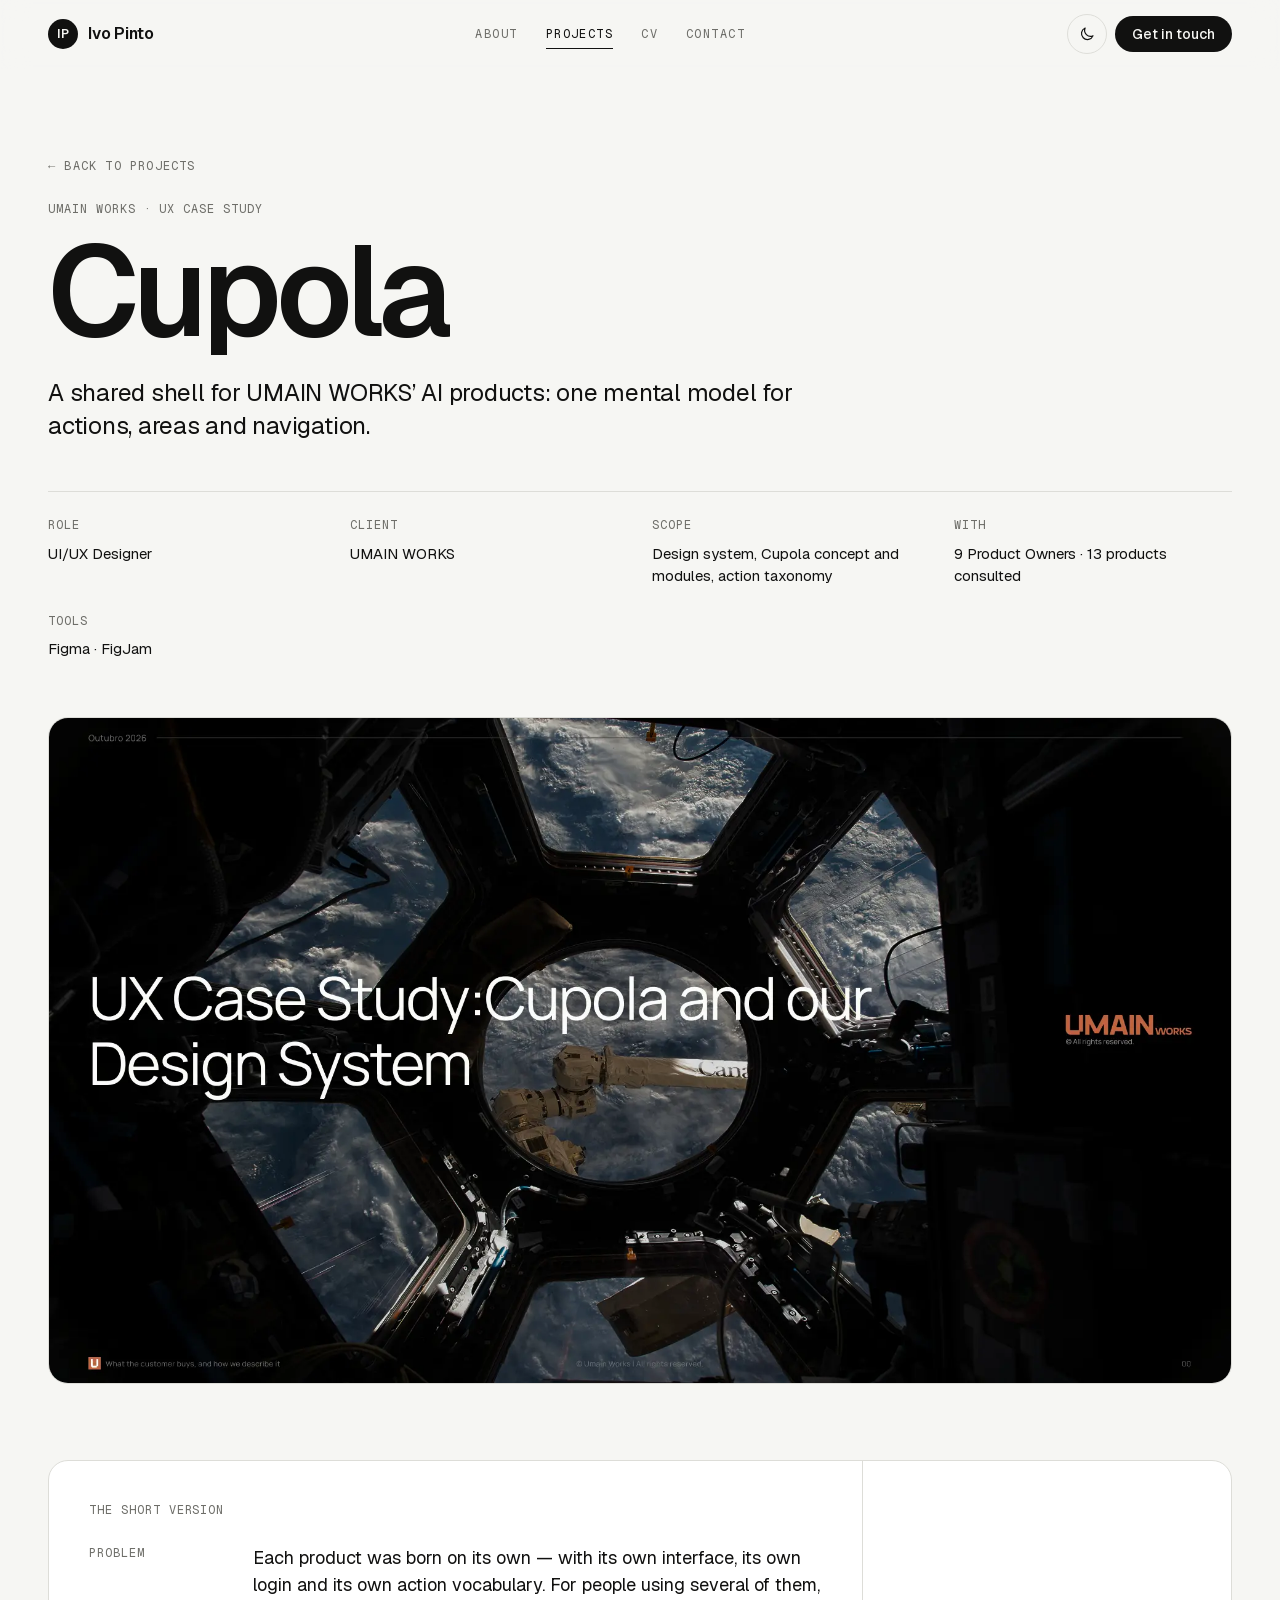
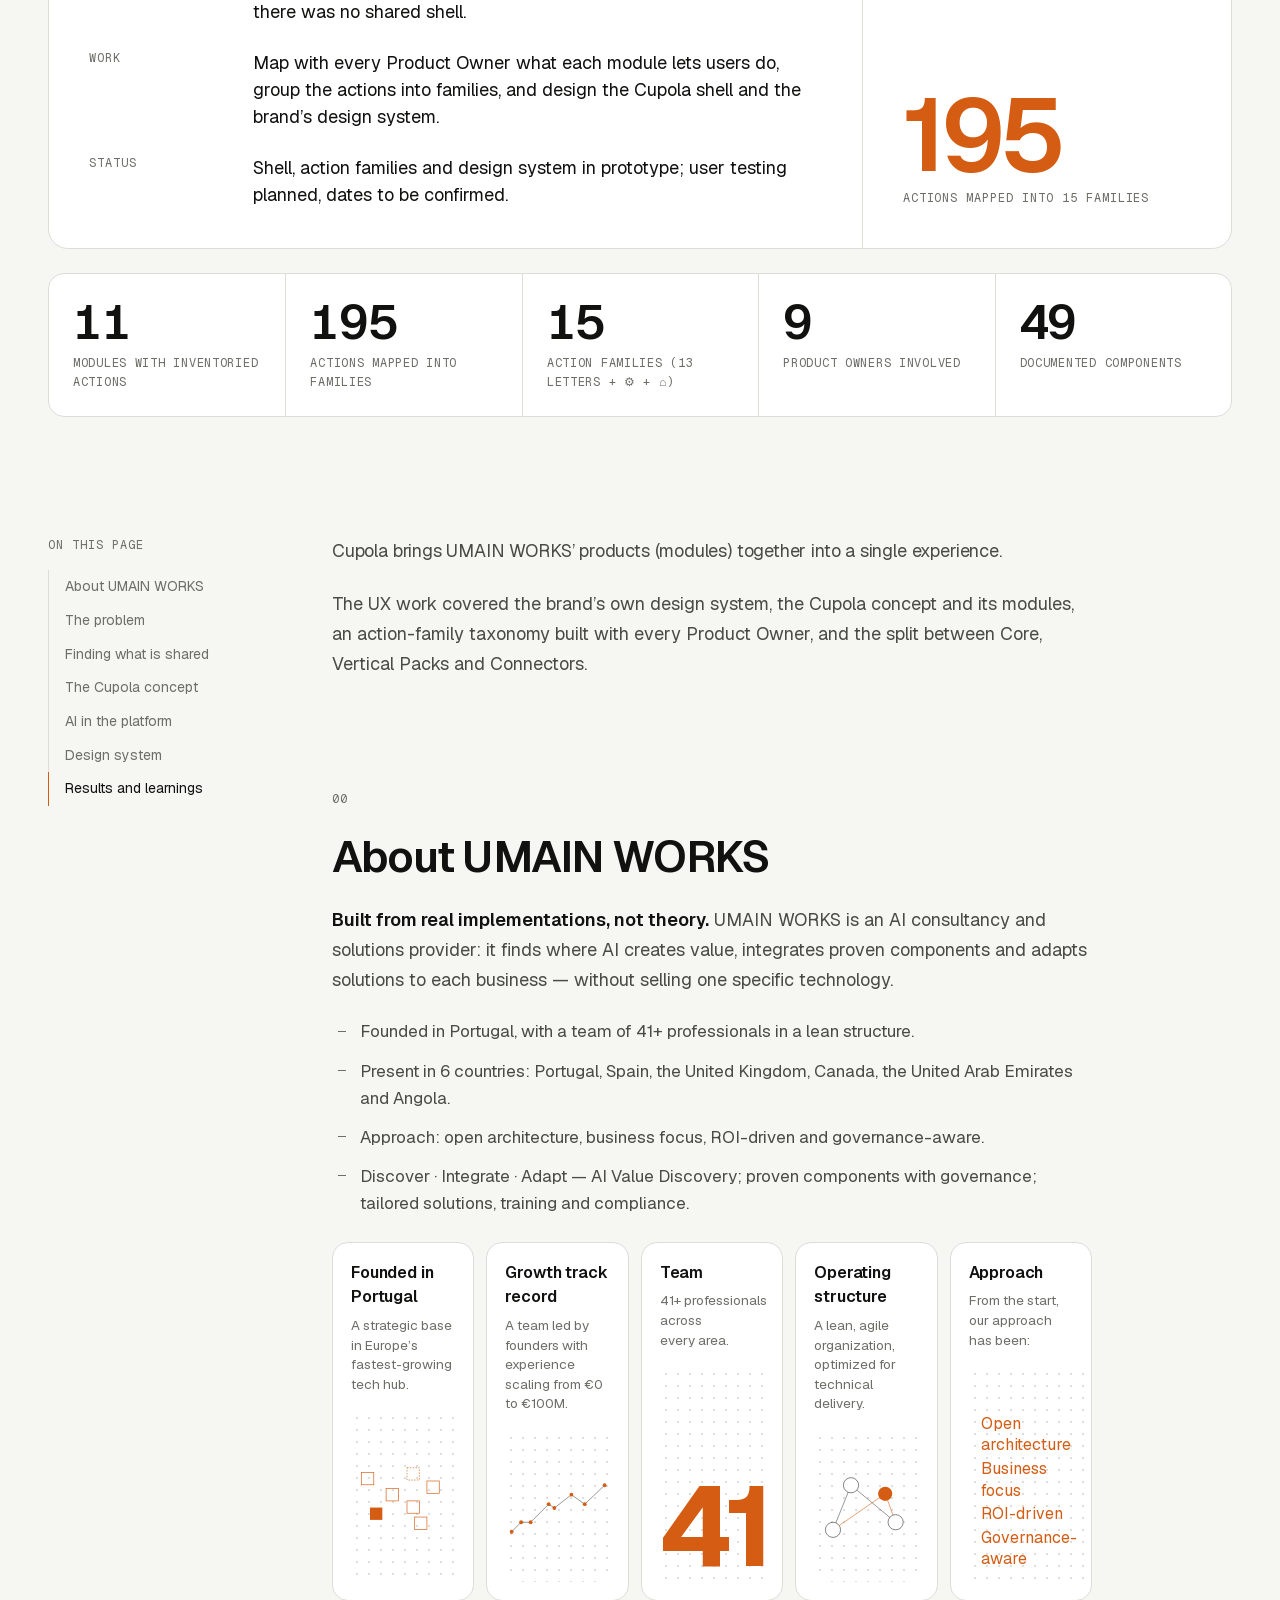
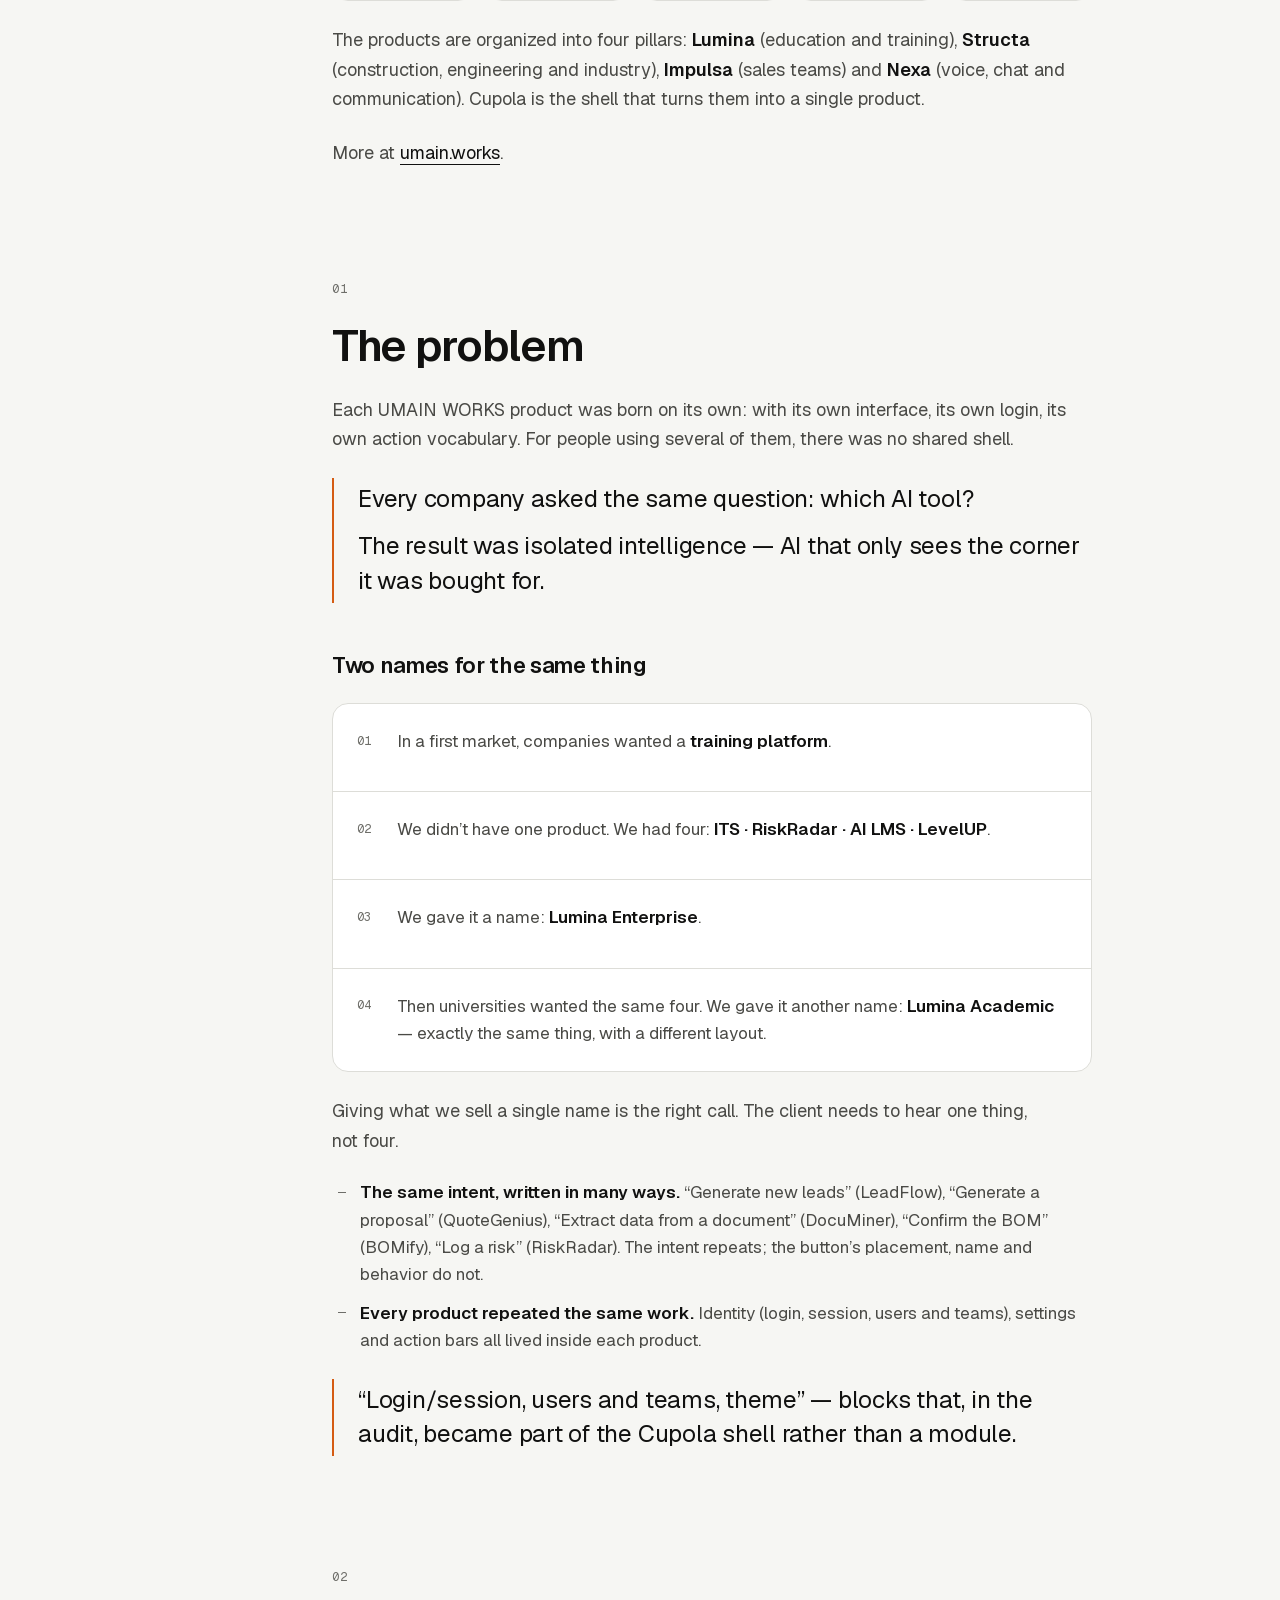
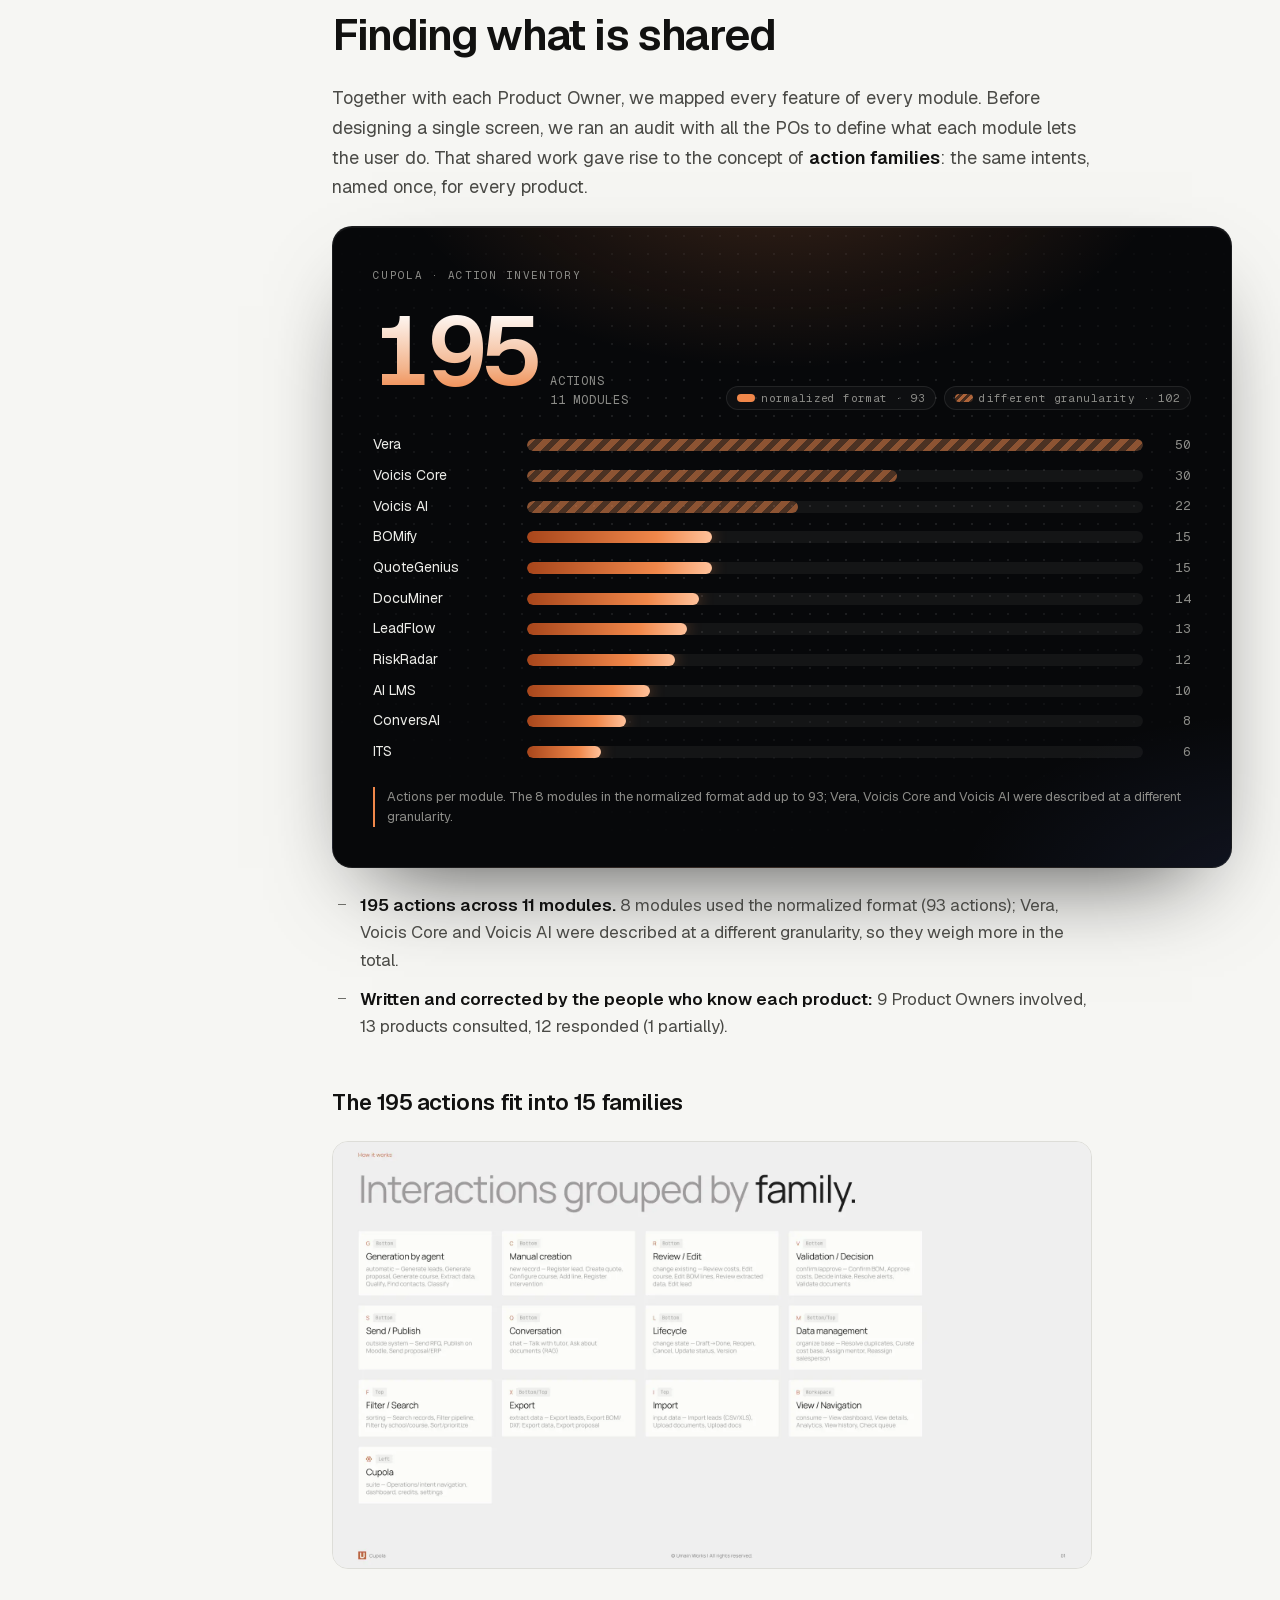
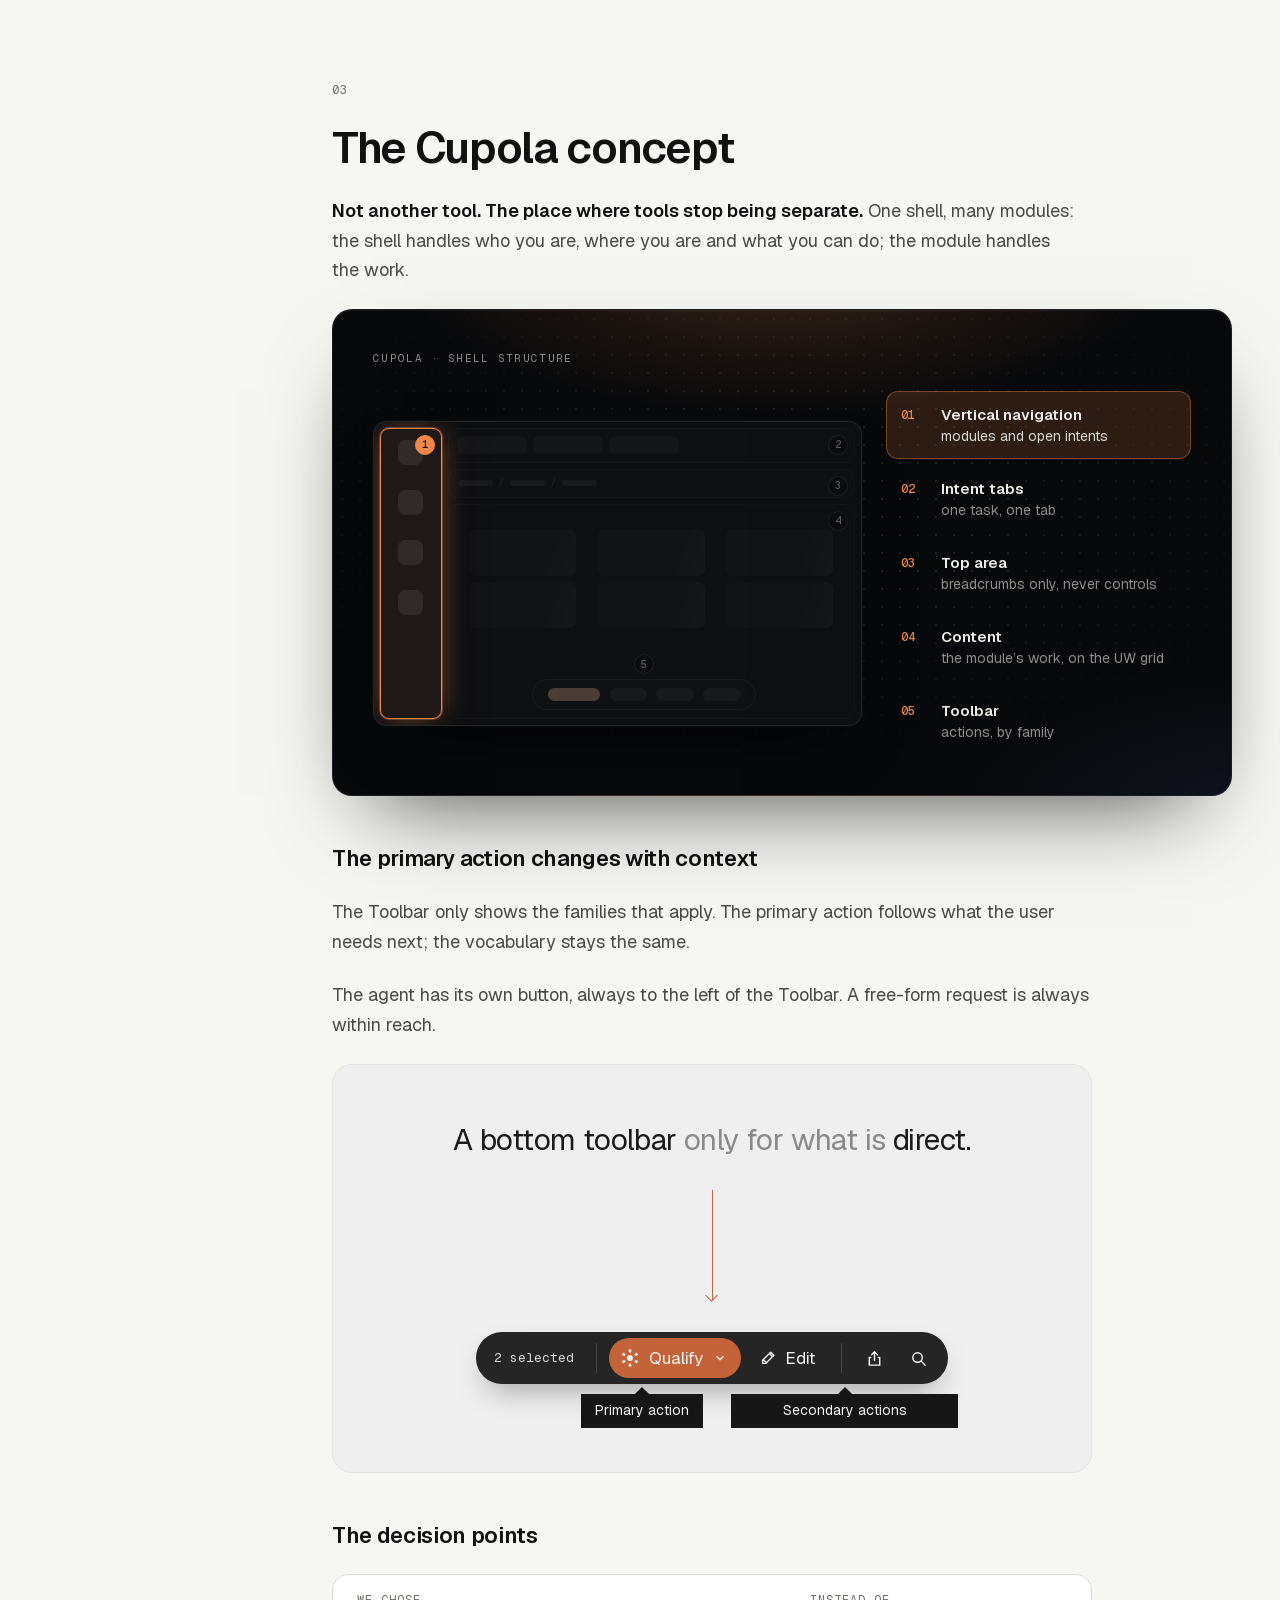
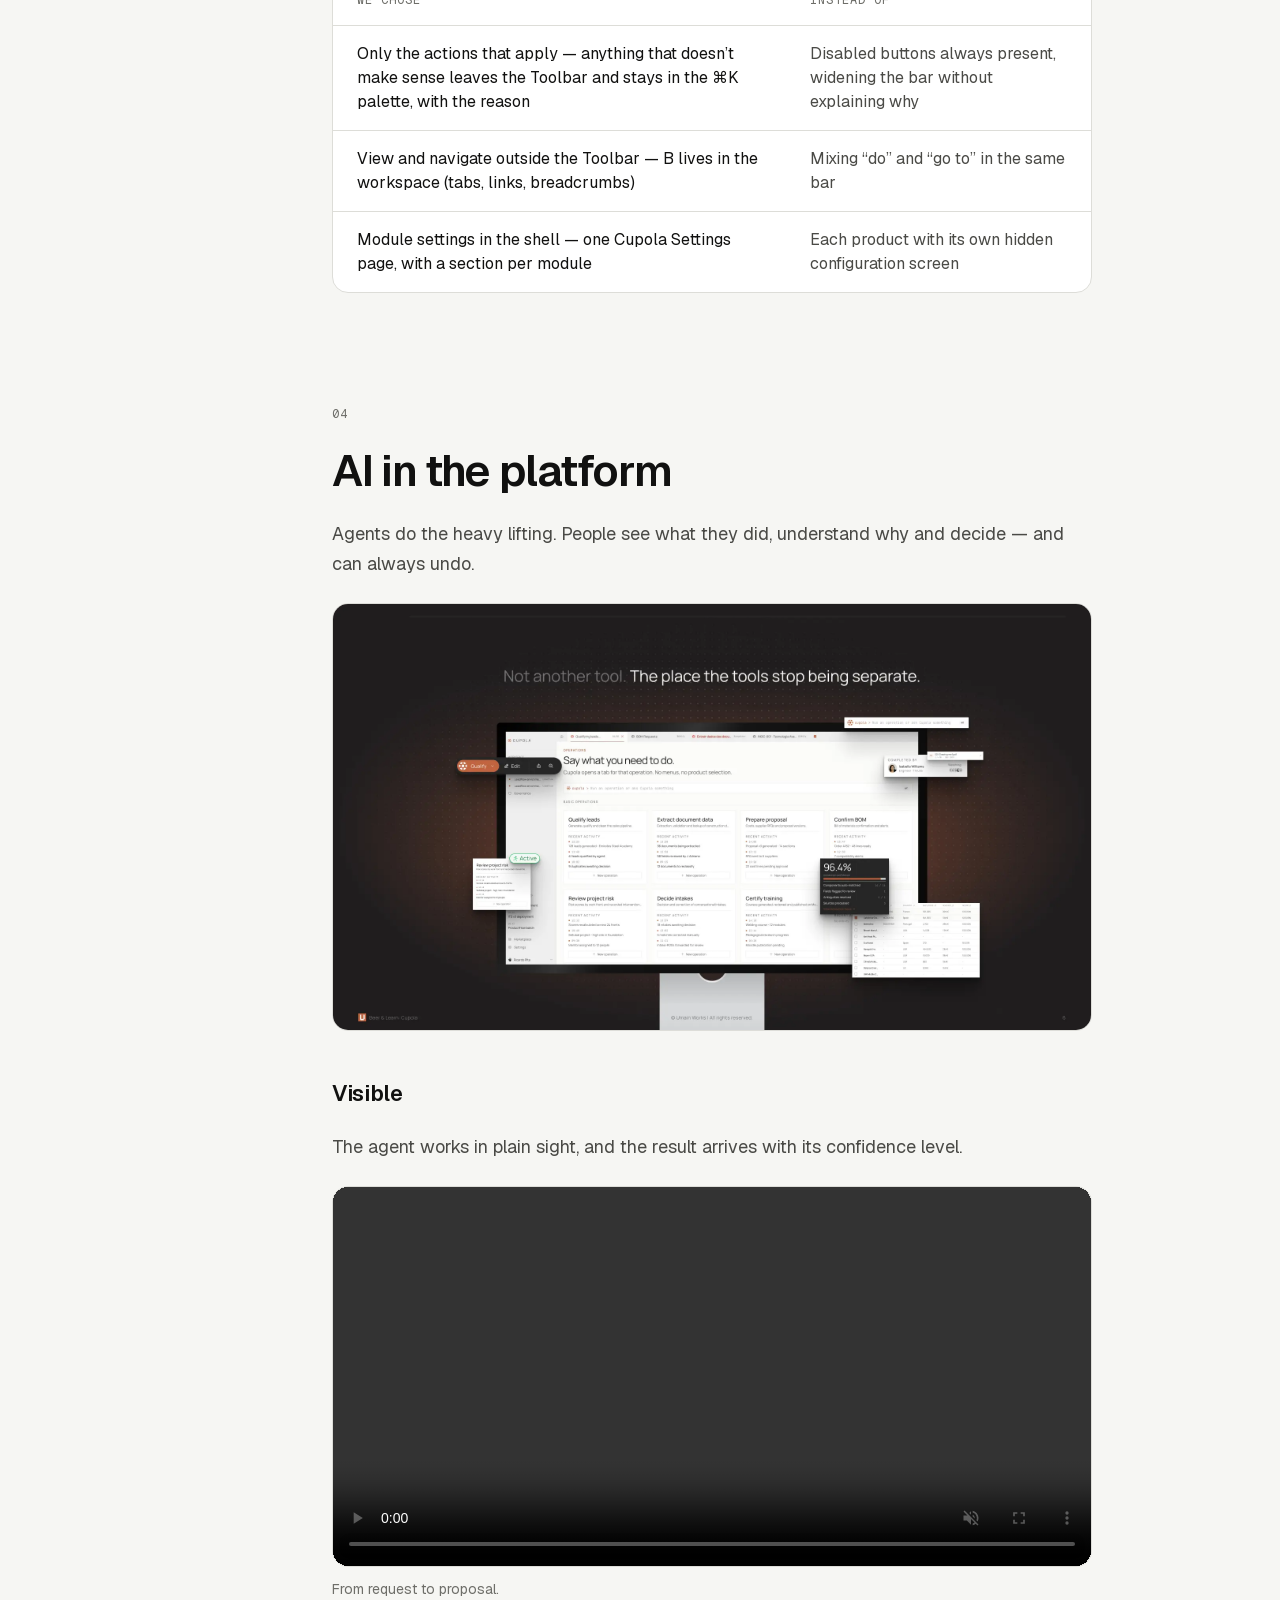
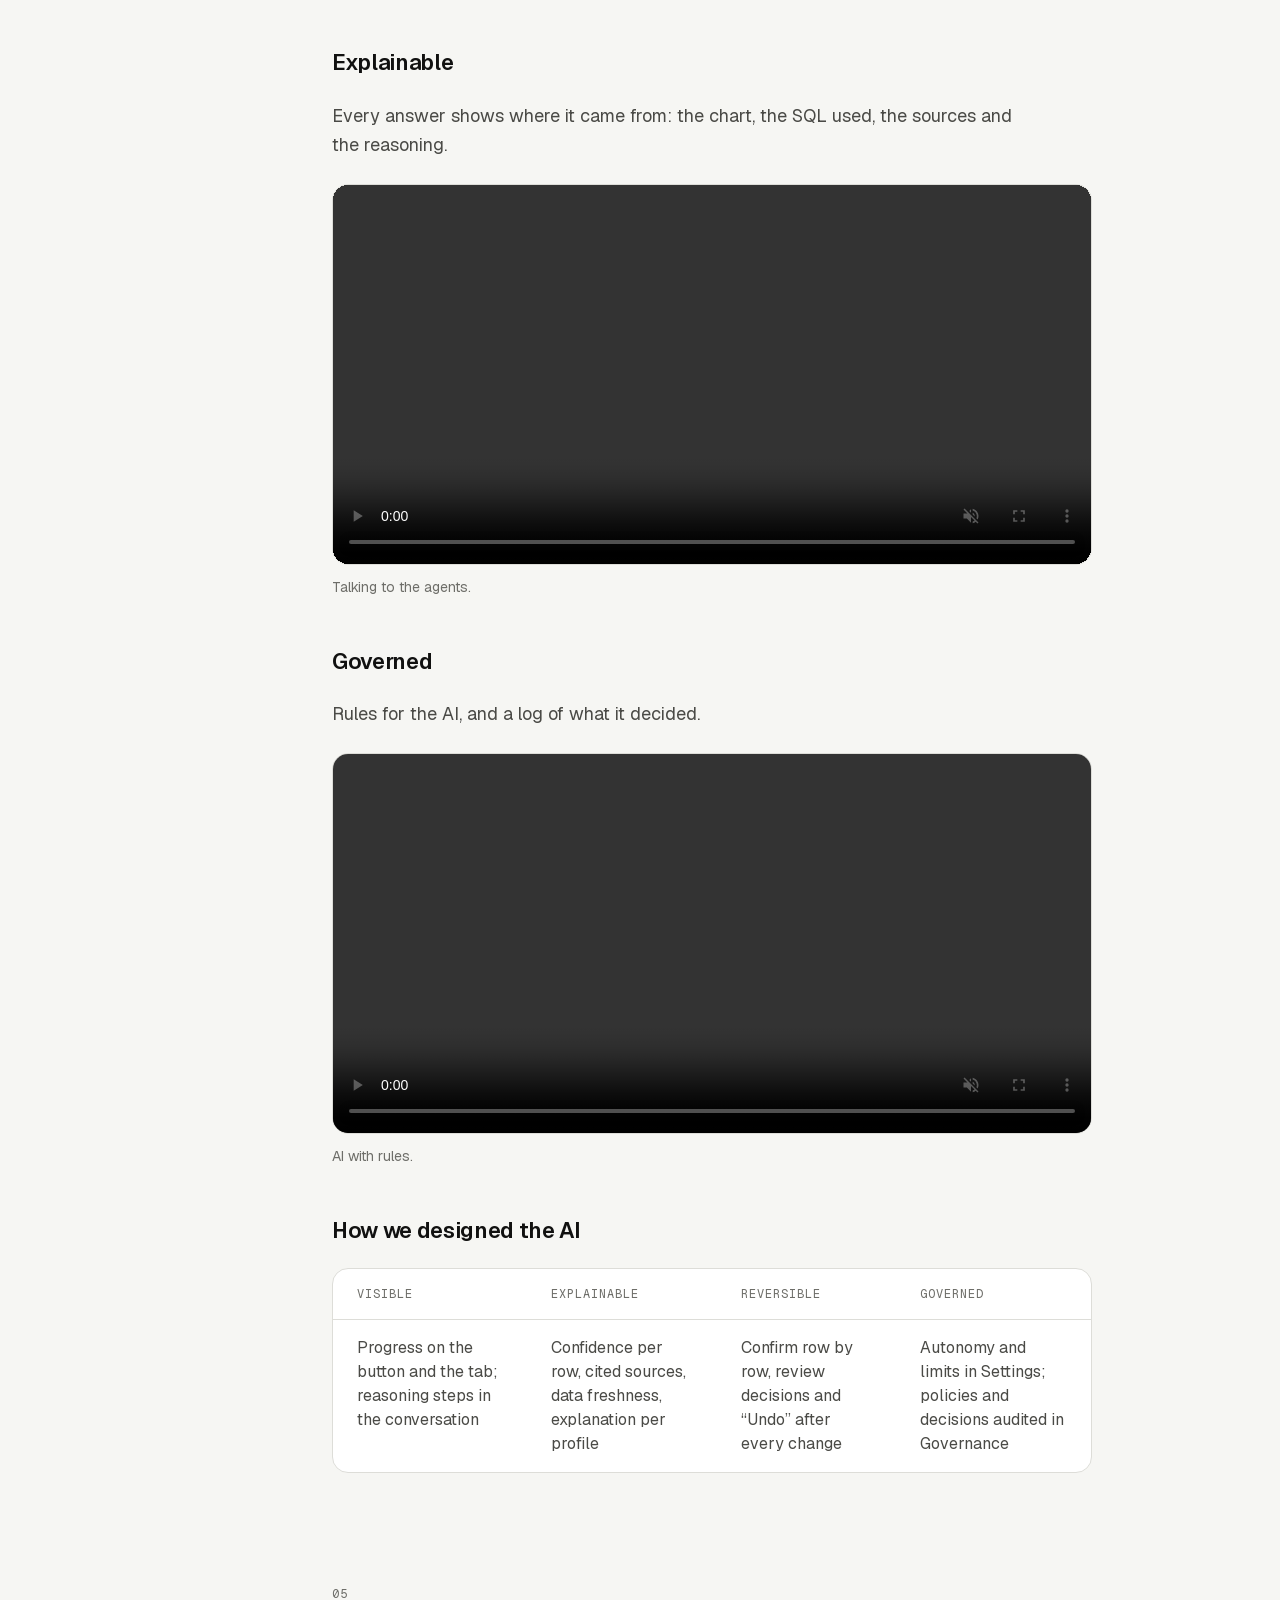
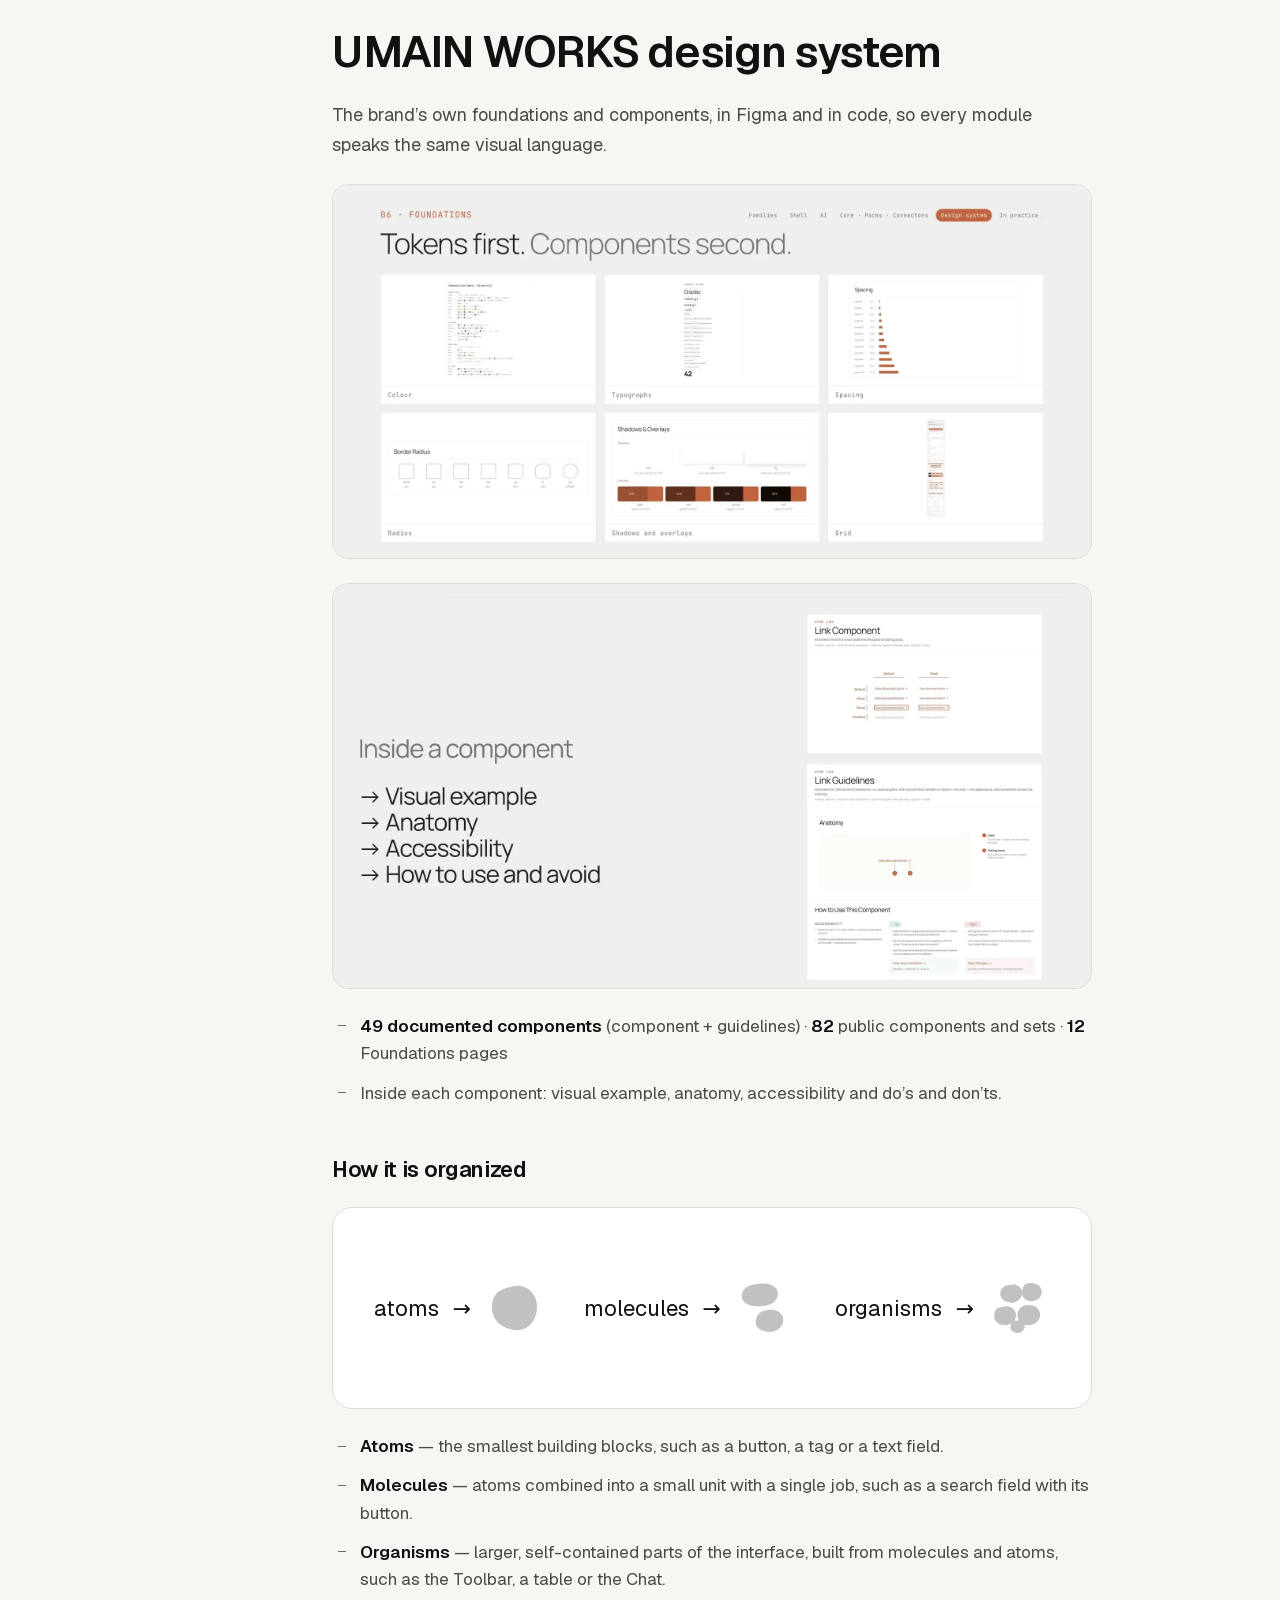
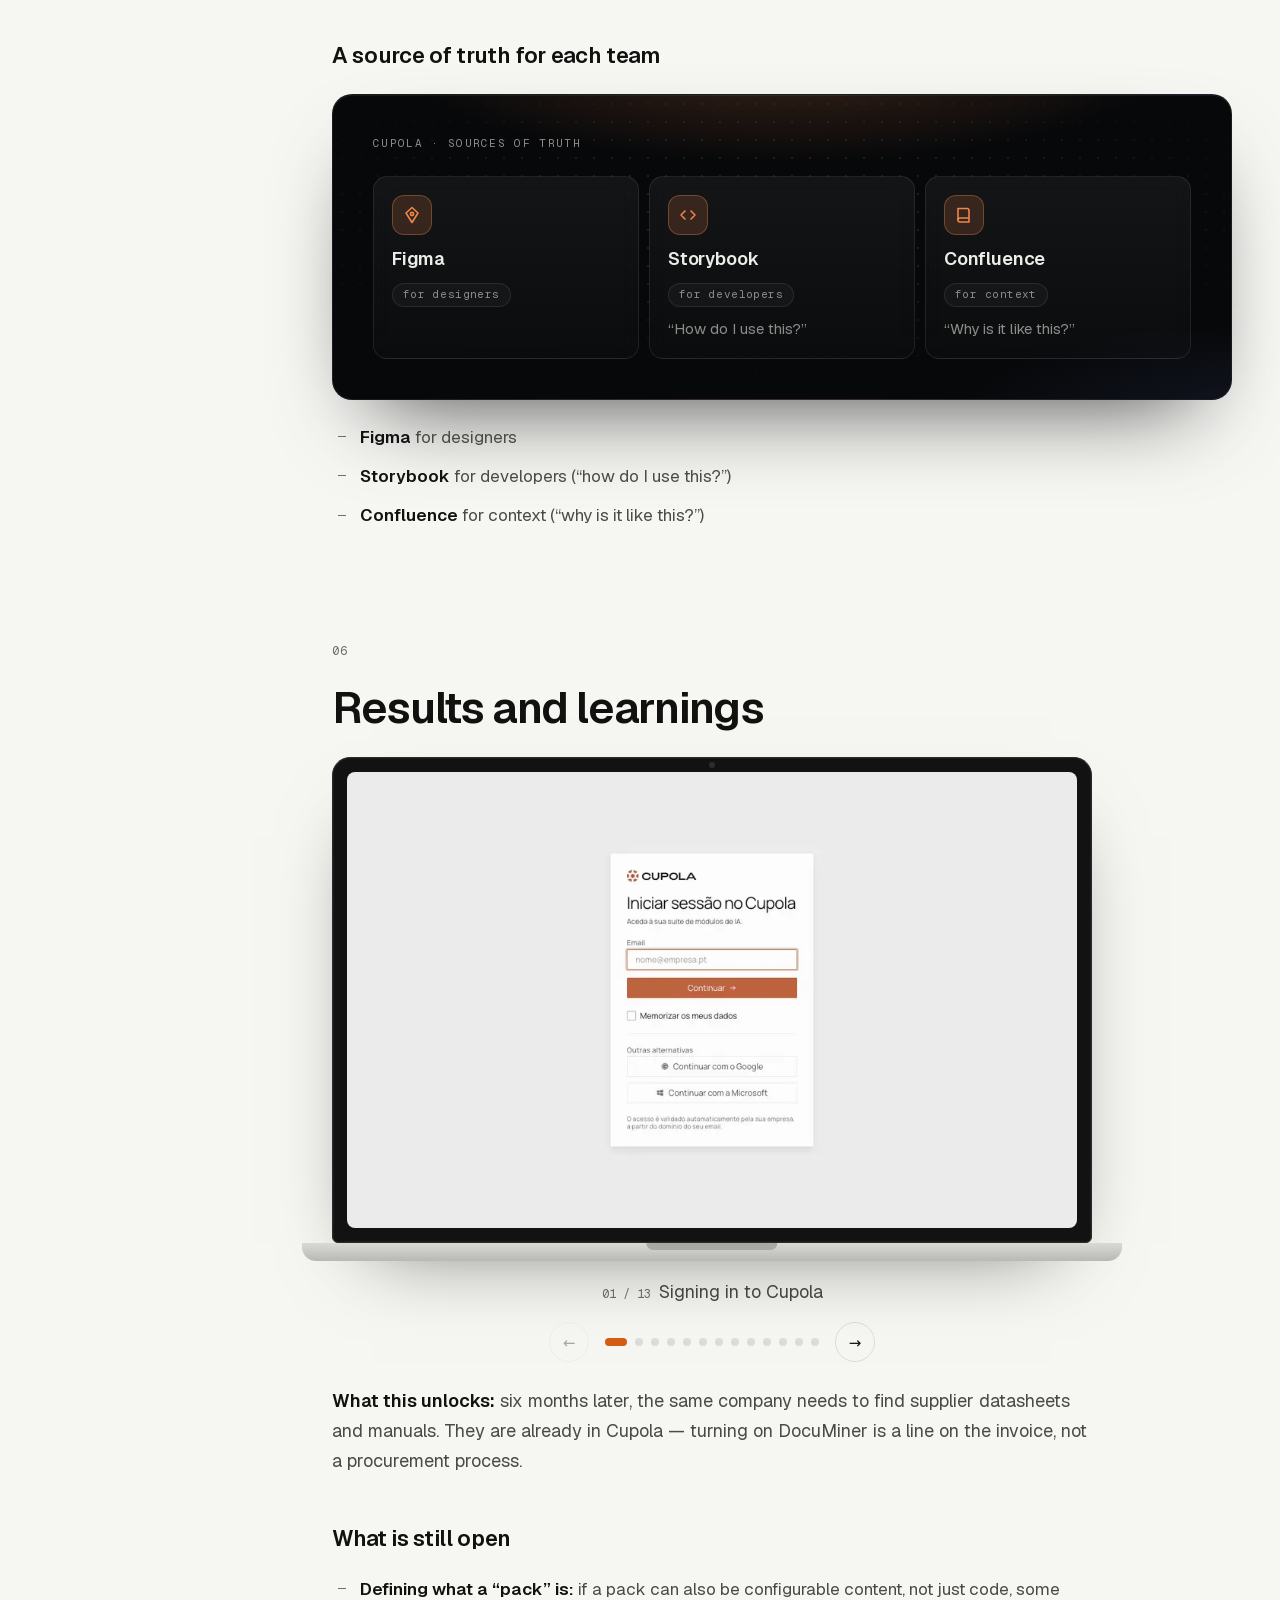
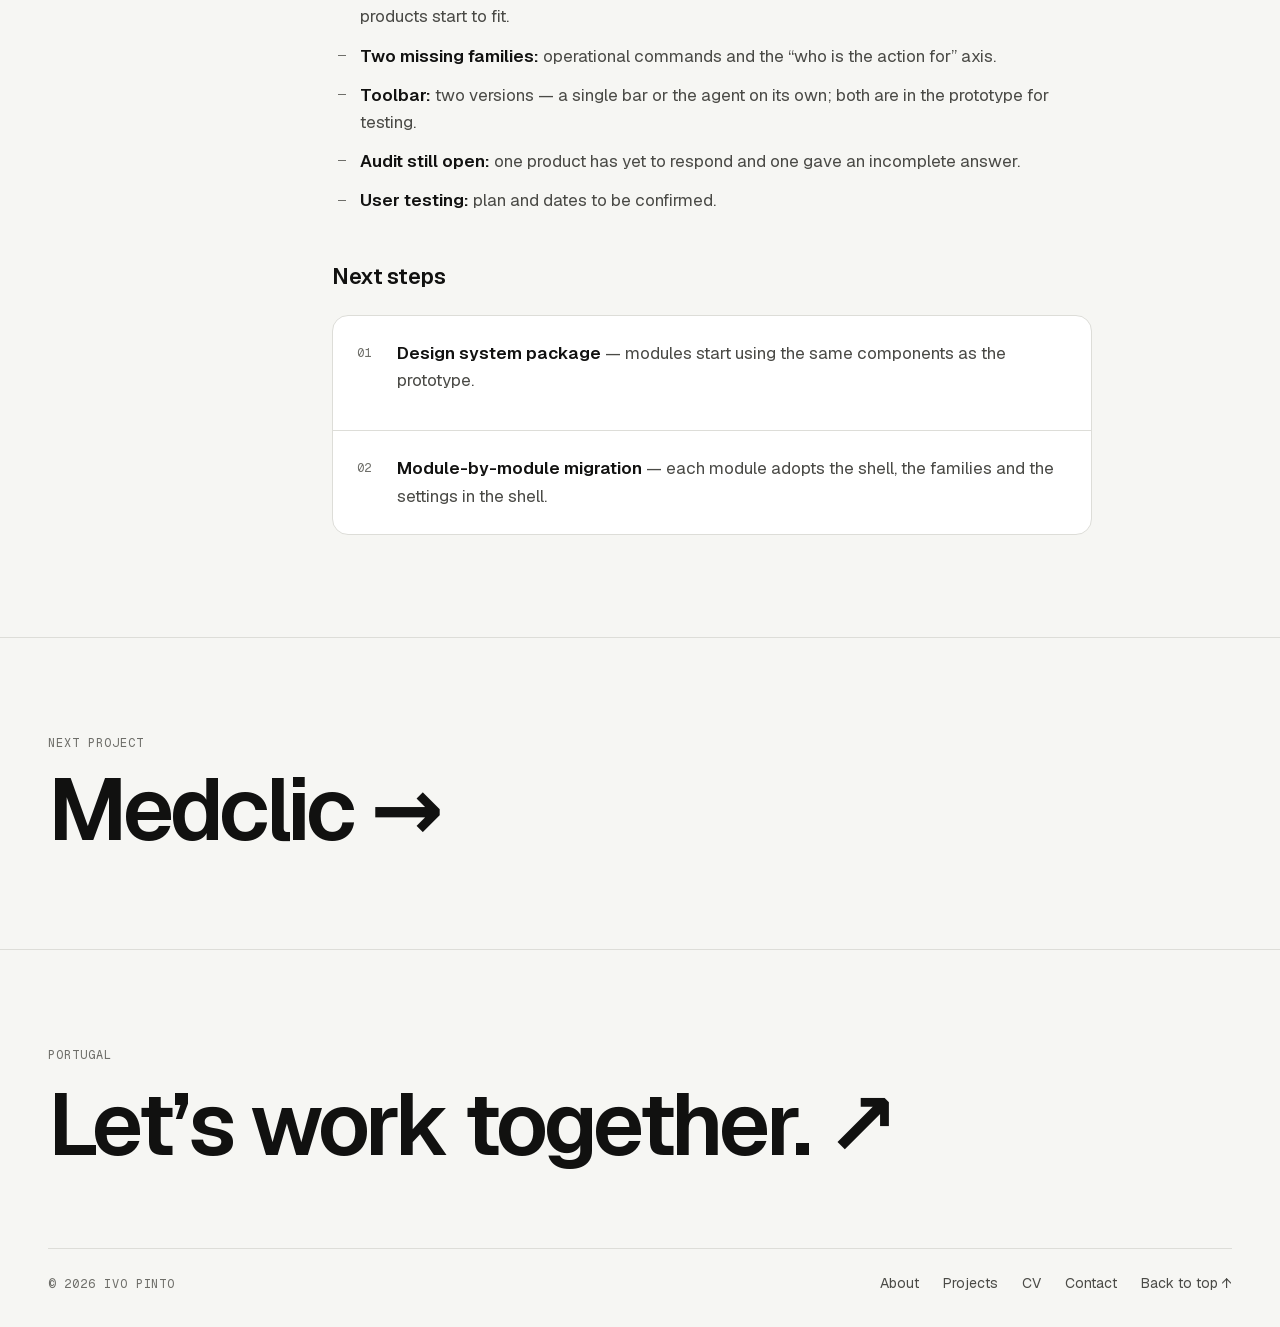
<file: projetos/cupola.html>
<!doctype html>
<html lang="en">
<head>
  <meta charset="utf-8">
  <meta name="viewport" content="width=device-width, initial-scale=1">
  <title>Cupola — Case study · Ivo Pinto</title>
  <meta name="description" content="Cupola: a shared shell for UMAIN WORKS’ AI products — one mental model for actions, areas and navigation, with its own design system.">
  <meta name="theme-color" content="#0A0A0A" media="(prefers-color-scheme: dark)">
  <meta name="theme-color" content="#F6F6F3" media="(prefers-color-scheme: light)">
  <meta property="og:title" content="Cupola — UX case study · Ivo Pinto">
  <meta property="og:description" content="A shared shell for UMAIN WORKS’ AI products.">
  <meta property="og:type" content="article">
  <meta property="og:image" content="../assets/img/cupola/01-capa.webp">
  <link rel="icon" href="../assets/img/favicon.svg" type="image/svg+xml">
  <link rel="preload" href="../assets/fonts/geist-latin.woff2" as="font" type="font/woff2" crossorigin>
  <script>
    document.documentElement.classList.add("js");
    try { var t = localStorage.getItem("theme"); if (t) document.documentElement.setAttribute("data-theme", t); } catch (e) {}
  </script>
  <link rel="stylesheet" href="../assets/css/style.css">
</head>
<body>
  <a class="skip-link" href="#conteudo">Skip to content</a>
  <div class="progress" aria-hidden="true"></div>

  <header class="site-header">
    <nav class="nav container" aria-label="Main">
      <a class="brand" href="../index.html" aria-label="Ivo Pinto — home">
        <span class="brand__mark" aria-hidden="true">IP</span>
        <span>Ivo Pinto</span>
      </a>
      <ul class="nav__links" id="menu">
        <li><a href="../index.html#sobre">About</a></li>
        <li><a href="../projetos.html" aria-current="page">Projects</a></li>
        <li><a href="../curriculo.html">CV</a></li>
        <li><a href="../index.html#contacto">Contact</a></li>
      </ul>
      <div class="nav__actions">
        <button class="btn btn--icon theme-toggle" type="button" aria-label="Toggle theme">
          <svg class="icon-sun" viewBox="0 0 24 24" fill="none" stroke="currentColor" stroke-width="1.6" stroke-linecap="round" aria-hidden="true"><circle cx="12" cy="12" r="4"/><path d="M12 2v2M12 20v2M4.9 4.9l1.4 1.4M17.7 17.7l1.4 1.4M2 12h2M20 12h2M4.9 19.1l1.4-1.4M17.7 6.3l1.4-1.4"/></svg>
          <svg class="icon-moon" viewBox="0 0 24 24" fill="none" stroke="currentColor" stroke-width="1.6" stroke-linecap="round" stroke-linejoin="round" aria-hidden="true"><path d="M20 14.5A8 8 0 0 1 9.5 4a8 8 0 1 0 10.5 10.5Z"/></svg>
        </button>
        <button class="btn btn--icon menu-toggle" type="button" aria-controls="menu" aria-expanded="false" aria-label="Open menu">
          <svg viewBox="0 0 24 24" fill="none" stroke="currentColor" stroke-width="1.6" stroke-linecap="round" aria-hidden="true"><path d="M4 8h16M4 16h16"/></svg>
        </button>
        <a class="btn btn--primary btn--sm nav__cta" href="../index.html#contacto">Get in touch</a>
      </div>
    </nav>
  </header>

  <main id="conteudo">
    <article>
      <!-- Cabeçalho do case study -->
      <header class="cs-hero">
        <div class="container">
          <div class="cs-hero__inner">
            <a class="back-link" href="../projetos.html"><span aria-hidden="true">←</span> Back to projects</a>
            <div>
              <p class="eyebrow">UMAIN WORKS · UX case study</p>
              <h1 class="cs-title">Cupola</h1>
            </div>
            <p class="lead">A shared shell for UMAIN WORKS’ AI products: one mental model for actions, areas and navigation.</p>
          </div>

          <dl class="cs-meta">
            <div><dt>Role</dt><dd>UI/UX Designer</dd></div>
            <div><dt>Client</dt><dd>UMAIN WORKS</dd></div>
            <div><dt>Scope</dt><dd>Design system, Cupola concept and modules, action taxonomy</dd></div>
            <div><dt>With</dt><dd>9 Product Owners · 13 products consulted</dd></div>
            <div><dt>Tools</dt><dd>Figma · FigJam</dd></div>
          </dl>

          <figure class="cs-cover reveal">
            <img src="../assets/img/cupola/01-capa.webp" width="1920" height="1080" fetchpriority="high"
                 alt="Case study cover: “UX Case Study: Cupola and our Design System”, over a view of Earth through a space cupola, with the UMAIN WORKS logo.">
          </figure>

          <!-- Versão curta -->
          <section class="summary reveal" aria-labelledby="resumo-title">
            <div class="summary__main">
              <h2 class="eyebrow" id="resumo-title">The short version</h2>
              <div class="summary__row">
                <span class="label">Problem</span>
                <p>Each product was born on its own — with its own interface, its own login and its own action vocabulary. For people using several of them, there was no shared shell.</p>
              </div>
              <div class="summary__row">
                <span class="label">Work</span>
                <p>Map with every Product Owner what each module lets users do, group the actions into families, and design the Cupola shell and the brand’s design system.</p>
              </div>
              <div class="summary__row">
                <span class="label">Status</span>
                <p>Shell, action families and design system in prototype; user testing planned, dates to be confirmed.</p>
              </div>
            </div>
            <div class="summary__side">
              <span class="summary__num">195</span>
              <span class="label">Actions mapped into 15 families</span>
            </div>
          </section>

          <dl class="stats cs-stats reveal">
            <div class="stat"><dt class="stat__label">Modules with inventoried actions</dt><dd class="stat__num">11</dd></div>
            <div class="stat"><dt class="stat__label">Actions mapped into families</dt><dd class="stat__num">195</dd></div>
            <div class="stat"><dt class="stat__label">Action families (13 letters + ⚙ + ⌂)</dt><dd class="stat__num">15</dd></div>
            <div class="stat"><dt class="stat__label">Product Owners involved</dt><dd class="stat__num">9</dd></div>
            <div class="stat"><dt class="stat__label">Documented components</dt><dd class="stat__num">49</dd></div>
          </dl>
        </div>
      </header>

      <div class="container cs-layout">
        <nav class="toc" aria-label="On this page">
          <p class="eyebrow">On this page</p>
          <ol>
            <li><a href="#sobre-umain">About UMAIN WORKS</a></li>
            <li><a href="#problema">The problem</a></li>
            <li><a href="#o-que-e-comum">Finding what is shared</a></li>
            <li><a href="#conceito">The Cupola concept</a></li>
            <li><a href="#ia">AI in the platform</a></li>
            <li><a href="#design-system">Design system</a></li>
            <li><a href="#resultados">Results and learnings</a></li>
          </ol>
        </nav>

        <div class="cs-content">
          <!-- Introdução -->
          <section class="cs-section reveal" aria-label="Introduction">
            <p class="lead">Cupola brings UMAIN WORKS’ products (modules) together into a single experience.</p>
            <p>The UX work covered the brand’s own design system, the Cupola concept and its modules, an action-family taxonomy built with every Product Owner, and the split between Core, Vertical Packs and Connectors.</p>
          </section>

          <!-- Sobre a UMAIN WORKS -->
          <section class="cs-section" id="sobre-umain" aria-labelledby="sobre-umain-t">
            <span class="cs-section__num">00</span>
            <h2 id="sobre-umain-t">About UMAIN WORKS</h2>
            <p><strong>Built from real implementations, not theory.</strong> UMAIN WORKS is an AI consultancy and solutions provider: it finds where AI creates value, integrates proven components and adapts solutions to each business — without selling one specific technology.</p>
            <ul>
              <li>Founded in Portugal, with a team of 41+ professionals in a lean structure.</li>
              <li>Present in 6 countries: Portugal, Spain, the United Kingdom, Canada, the United Arab Emirates and Angola.</li>
              <li>Approach: open architecture, business focus, ROI-driven and governance-aware.</li>
              <li>Discover · Integrate · Adapt — AI Value Discovery; proven components with governance; tailored solutions, training and compliance.</li>
            </ul>
            <div class="ucards reveal" aria-label="UMAIN WORKS in five points">
              <div class="ucard"><h4>Founded in Portugal</h4><p>A strategic base in Europe’s fastest-growing tech hub.</p><div class="ucard__viz"><svg viewBox="0 0 220 150" aria-hidden="true"><rect x="22" y="22" width="26" height="26"/><rect class="dash" x="118" y="12" width="26" height="26"/><rect x="74" y="56" width="26" height="26"/><rect x="160" y="40" width="26" height="26"/><rect x="118" y="82" width="26" height="26"/><rect class="fill" x="40" y="96" width="26" height="26"/><rect x="134" y="116" width="26" height="26"/></svg></div></div>
              <div class="ucard"><h4>Growth track record</h4><p>A team led by founders with experience scaling from €0 to €100M.</p><div class="ucard__viz"><svg viewBox="0 0 220 150" aria-hidden="true"><polyline points="14,128 34,108 54,108 92,70 104,78 140,50 168,70 210,30"/><circle cx="14" cy="128" r="4"/><circle cx="34" cy="108" r="4"/><circle cx="54" cy="108" r="4"/><circle cx="92" cy="70" r="4"/><circle cx="104" cy="78" r="4"/><circle cx="140" cy="50" r="4"/><circle cx="168" cy="70" r="4"/><circle cx="210" cy="30" r="4"/></svg></div></div>
              <div class="ucard"><h4>Team</h4><p>41+ professionals across every area.</p><div class="ucard__viz ucard__viz--num"><span>41</span></div></div>
              <div class="ucard"><h4>Operating structure</h4><p>A lean, agile organization, optimized for technical delivery.</p><div class="ucard__viz"><svg viewBox="0 0 220 150" aria-hidden="true"><path d="M78 30 40 124M78 30 172 108" class="dk"/><path d="M40 124 150 48M150 48 172 108" class="ac"/><circle cx="78" cy="30" r="16"/><circle cx="40" cy="124" r="16"/><circle cx="172" cy="108" r="16"/><circle class="fill" cx="150" cy="48" r="15"/></svg></div></div>
              <div class="ucard"><h4>Approach</h4><p>From the start, our approach has been:</p><div class="ucard__viz ucard__viz--list"><ul><li>Open architecture</li><li>Business focus</li><li>ROI-driven</li><li>Governance-aware</li></ul></div></div>
            </div>
            <p>The products are organized into four pillars: <strong>Lumina</strong> (education and training), <strong>Structa</strong> (construction, engineering and industry), <strong>Impulsa</strong> (sales teams) and <strong>Nexa</strong> (voice, chat and communication). Cupola is the shell that turns them into a single product.</p>
            <p>More at <a class="inline" href="https://umain.works" rel="noopener">umain.works</a>.</p>
          </section>

          <!-- 01 -->
          <section class="cs-section cs-section--wide" id="problema" aria-labelledby="problema-t">
            <span class="cs-section__num">01</span>
            <h2 id="problema-t">The problem</h2>
            <p>Each UMAIN WORKS product was born on its own: with its own interface, its own login, its own action vocabulary. For people using several of them, there was no shared shell.</p>
            <blockquote class="quote reveal">
              <p>Every company asked the same question: which AI tool?</p>
              <p>The result was isolated intelligence — AI that only sees the corner it was bought for.</p>
            </blockquote>

            <h3>Two names for the same thing</h3>
            <ol class="cards-steps reveal">
              <li>In a first market, companies wanted a <strong>training platform</strong>.</li>
              <li>We didn’t have one product. We had four: <strong>ITS · RiskRadar · AI LMS · LevelUP</strong>.</li>
              <li>We gave it a name: <strong>Lumina Enterprise</strong>.</li>
              <li>Then universities wanted the same four. We gave it another name: <strong>Lumina Academic</strong> — exactly the same thing, with a different layout.</li>
            </ol>
            <p>Giving what we sell a single name is the right call. The client needs to hear one thing, not four.</p>
            <ul>
              <li><strong>The same intent, written in many ways.</strong> “Generate new leads” (LeadFlow), “Generate a proposal” (QuoteGenius), “Extract data from a document” (DocuMiner), “Confirm the BOM” (BOMify), “Log a risk” (RiskRadar). The intent repeats; the button’s placement, name and behavior do not.</li>
              <li><strong>Every product repeated the same work.</strong> Identity (login, session, users and teams), settings and action bars all lived inside each product.</li>
            </ul>
            <blockquote class="quote reveal">
              <p>“Login/session, users and teams, theme” — blocks that, in the audit, became part of the Cupola shell rather than a module.</p>
            </blockquote>
          </section>

          <!-- 02 -->
          <section class="cs-section cs-section--wide" id="o-que-e-comum" aria-labelledby="comum-t">
            <span class="cs-section__num">02</span>
            <h2 id="comum-t">Finding what is shared</h2>
            <p>Together with each Product Owner, we mapped every feature of every module. Before designing a single screen, we ran an audit with all the POs to define what each module lets the user do. That shared work gave rise to the concept of <strong>action families</strong>: the same intents, named once, for every product.</p>
            <figure class="holo reveal" aria-labelledby="hinv-cap">
              <div class="holo__bar" aria-hidden="true"><span>Cupola · Action inventory</span></div>
              <div class="hinv__head">
                <div class="hinv__big"><span class="hinv__num" data-count="195">195</span><span class="hinv__lbl">actions<br>11 modules</span></div>
                <div class="hinv__legend" aria-hidden="true"><span class="hchip"><i class="lg-solid"></i>normalized format · 93</span><span class="hchip"><i class="lg-striped"></i>different granularity · 102</span></div>
              </div>
              <ul class="hbars">
                <li class="hbar--alt" style="--v:50;--i:0"><span class="hbar__name">Vera</span><span class="hbar__track"><span class="hbar__fill"></span></span><span class="hbar__val">50</span></li>
                <li class="hbar--alt" style="--v:30;--i:1"><span class="hbar__name">Voicis Core</span><span class="hbar__track"><span class="hbar__fill"></span></span><span class="hbar__val">30</span></li>
                <li class="hbar--alt" style="--v:22;--i:2"><span class="hbar__name">Voicis AI</span><span class="hbar__track"><span class="hbar__fill"></span></span><span class="hbar__val">22</span></li>
                <li class="" style="--v:15;--i:3"><span class="hbar__name">BOMify</span><span class="hbar__track"><span class="hbar__fill"></span></span><span class="hbar__val">15</span></li>
                <li class="" style="--v:15;--i:4"><span class="hbar__name">QuoteGenius</span><span class="hbar__track"><span class="hbar__fill"></span></span><span class="hbar__val">15</span></li>
                <li class="" style="--v:14;--i:5"><span class="hbar__name">DocuMiner</span><span class="hbar__track"><span class="hbar__fill"></span></span><span class="hbar__val">14</span></li>
                <li class="" style="--v:13;--i:6"><span class="hbar__name">LeadFlow</span><span class="hbar__track"><span class="hbar__fill"></span></span><span class="hbar__val">13</span></li>
                <li class="" style="--v:12;--i:7"><span class="hbar__name">RiskRadar</span><span class="hbar__track"><span class="hbar__fill"></span></span><span class="hbar__val">12</span></li>
                <li class="" style="--v:10;--i:8"><span class="hbar__name">AI LMS</span><span class="hbar__track"><span class="hbar__fill"></span></span><span class="hbar__val">10</span></li>
                <li class="" style="--v:8;--i:9"><span class="hbar__name">ConversAI</span><span class="hbar__track"><span class="hbar__fill"></span></span><span class="hbar__val">8</span></li>
                <li class="" style="--v:6;--i:10"><span class="hbar__name">ITS</span><span class="hbar__track"><span class="hbar__fill"></span></span><span class="hbar__val">6</span></li>
              </ul>
              <figcaption class="holo__note" id="hinv-cap">Actions per module. The 8 modules in the normalized format add up to 93; Vera, Voicis Core and Voicis AI were described at a different granularity.</figcaption>
            </figure>
            <ul>
              <li><strong>195 actions across 11 modules.</strong> 8 modules used the normalized format (93 actions); Vera, Voicis Core and Voicis AI were described at a different granularity, so they weigh more in the total.</li>
              <li><strong>Written and corrected by the people who know each product:</strong> 9 Product Owners involved, 13 products consulted, 12 responded (1 partially).</li>
            </ul>

            <h3>The 195 actions fit into 15 families</h3>
            <figure class="figure reveal">
              <img src="../assets/img/cupola/05-familias-acoes.webp" width="1920" height="1080" loading="lazy" decoding="async"
                   alt="Slide “Interactions grouped by family” with cards for each action family, such as Generation by agent, Manual creation, Review/Edit, Validation/Decision, Send/Publish, Conversation, Lifecycle, Data management, Filter/Search, Export, Import, View/Navigation and Cupola.">
            </figure>
          </section>

          <!-- 03 -->
          <section class="cs-section cs-section--wide" id="conceito" aria-labelledby="conceito-t">
            <span class="cs-section__num">03</span>
            <h2 id="conceito-t">The Cupola concept</h2>
            <p><strong>Not another tool. The place where tools stop being separate.</strong> One shell, many modules: the shell handles who you are, where you are and what you can do; the module handles the work.</p>
            <figure class="holo reveal" aria-label="Cupola shell structure">
              <div class="holo__bar" aria-hidden="true"><span>Cupola · Shell structure</span></div>
              <div class="hshell-wrap">
                <div class="hshell" aria-hidden="true">
                  <div class="hs hs--side"><span class="hs__n">1</span><i></i><i></i><i></i><i></i></div>
                  <div class="hs hs--tabs"><span class="hs__n">2</span><i></i><i></i><i></i></div>
                  <div class="hs hs--top"><span class="hs__n">3</span><i></i><b>/</b><i></i><b>/</b><i></i></div>
                  <div class="hs hs--work"><span class="hs__n">4</span><i></i><i></i><i></i><i></i><i></i><i></i></div>
                  <div class="hs hs--tool"><span class="hs__n">5</span><i></i><i></i><i></i><i></i></div>
                </div>
                <ol class="hshell-legend">
                  <li><button type="button" data-area="1" aria-pressed="false"><span>01</span><span><b>Vertical navigation</b>modules and open intents</span></button></li>
                  <li><button type="button" data-area="2" aria-pressed="false"><span>02</span><span><b>Intent tabs</b>one task, one tab</span></button></li>
                  <li><button type="button" data-area="3" aria-pressed="false"><span>03</span><span><b>Top area</b>breadcrumbs only, never controls</span></button></li>
                  <li><button type="button" data-area="4" aria-pressed="false"><span>04</span><span><b>Content</b>the module’s work, on the UW grid</span></button></li>
                  <li><button type="button" data-area="5" aria-pressed="false"><span>05</span><span><b>Toolbar</b>actions, by family</span></button></li>
                </ol>
              </div>
            </figure>

            <h3>The primary action changes with context</h3>
            <p>The Toolbar only shows the families that apply. The primary action follows what the user needs next; the vocabulary stays the same.</p>
            <p>The agent has its own button, always to the left of the Toolbar. A free-form request is always within reach.</p>
            <figure class="tbx reveal">
              <p class="tbx__title">A bottom toolbar <span>only for what is</span> direct.</p>
              <span class="tbx__arrow" aria-hidden="true"></span>
              <div class="tbx__bar" role="toolbar" aria-label="Cupola toolbar example">
                <span class="tbx__count">2 selected</span>
                <span class="tbx__sep" aria-hidden="true"></span>
                <button type="button" class="tbx__primary"><svg viewBox="0 0 24 24" aria-hidden="true"><circle cx="12" cy="12" r="3.2" fill="currentColor"/><path d="M10.4 2.6h3.2l-.5 3.3h-2.2z" fill="currentColor" transform="rotate(0 12 12)"/><path d="M10.4 2.6h3.2l-.5 3.3h-2.2z" fill="currentColor" transform="rotate(60 12 12)"/><path d="M10.4 2.6h3.2l-.5 3.3h-2.2z" fill="currentColor" transform="rotate(120 12 12)"/><path d="M10.4 2.6h3.2l-.5 3.3h-2.2z" fill="currentColor" transform="rotate(180 12 12)"/><path d="M10.4 2.6h3.2l-.5 3.3h-2.2z" fill="currentColor" transform="rotate(240 12 12)"/><path d="M10.4 2.6h3.2l-.5 3.3h-2.2z" fill="currentColor" transform="rotate(300 12 12)"/></svg>Qualify<svg class="tbx__chev" viewBox="0 0 16 16" aria-hidden="true"><path d="m4.5 6.5 3.5 3.5 3.5-3.5"/></svg></button>
                <button type="button" class="tbx__btn"><svg viewBox="0 0 20 20" aria-hidden="true"><path d="M13 3.5 16.5 7 7.5 16H4v-3.5zM11.5 5l3.5 3.5M5.5 12.5l2 2"/></svg>Edit</button>
                <span class="tbx__sep" aria-hidden="true"></span>
                <button type="button" class="tbx__icon" aria-label="Share"><svg viewBox="0 0 20 20" aria-hidden="true"><path d="M10 12V3M7 6l3-3 3 3M6 9H4.5v8h11V9H14"/></svg></button>
                <button type="button" class="tbx__icon" aria-label="Search"><svg viewBox="0 0 20 20" aria-hidden="true"><circle cx="9" cy="9" r="5"/><path d="m13 13 4 4"/></svg></button>
              </div>
              <div class="tbx__tips" aria-hidden="true"><span class="tbx__tip tbx__tip--primary">Primary action</span><span class="tbx__tip tbx__tip--secondary">Secondary actions</span></div>
            </figure>

            <h3>The decision points</h3>
            <div class="table-wrap reveal">
              <table class="table">
                <thead><tr><th scope="col">We chose</th><th scope="col">Instead of</th></tr></thead>
                <tbody>
                  <tr><td data-label="We chose">Only the actions that apply — anything that doesn’t make sense leaves the Toolbar and stays in the ⌘K palette, with the reason</td><td data-label="Instead of">Disabled buttons always present, widening the bar without explaining why</td></tr>
                  <tr><td data-label="We chose">View and navigate outside the Toolbar — B lives in the workspace (tabs, links, breadcrumbs)</td><td data-label="Instead of">Mixing “do” and “go to” in the same bar</td></tr>
                  <tr><td data-label="We chose">Module settings in the shell — one Cupola Settings page, with a section per module</td><td data-label="Instead of">Each product with its own hidden configuration screen</td></tr>
                </tbody>
              </table>
            </div>
          </section>

          <!-- 04 -->
          <section class="cs-section" id="ia" aria-labelledby="ia-t">
            <span class="cs-section__num">04</span>
            <h2 id="ia-t">AI in the platform</h2>
            <p>Agents do the heavy lifting. People see what they did, understand why and decide — and can always undo.</p>
            <figure class="figure reveal">
              <img src="../assets/img/cupola/09-ia-plataforma.webp" width="1920" height="1080" loading="lazy" decoding="async"
                   alt="Cupola screen with the title “Not another tool. The place the tools stop being separate.”, the “Say what you need to do” field and panels with results and 96.4% confidence.">
            </figure>

            <h3>Visible</h3>
            <p>The agent works in plain sight, and the result arrives with its confidence level.</p>
            <figure class="figure reveal">
              <video controls muted playsinline preload="metadata" aria-label="Video: from request to proposal">
                <source src="../assets/video/cupola/from-request-to-proposal.mp4" type="video/mp4">
              </video>
              <figcaption>From request to proposal.</figcaption>
            </figure>

            <h3>Explainable</h3>
            <p>Every answer shows where it came from: the chart, the SQL used, the sources and the reasoning.</p>
            <figure class="figure reveal">
              <video controls muted playsinline preload="metadata" aria-label="Video: talking to the agents">
                <source src="../assets/video/cupola/talking-to-the-agents.mp4" type="video/mp4">
              </video>
              <figcaption>Talking to the agents.</figcaption>
            </figure>

            <h3>Governed</h3>
            <p>Rules for the AI, and a log of what it decided.</p>
            <figure class="figure reveal">
              <video controls muted playsinline preload="metadata" aria-label="Video: AI with rules">
                <source src="../assets/video/cupola/ai-with-rules.mp4" type="video/mp4">
              </video>
              <figcaption>AI with rules.</figcaption>
            </figure>

            <h3>How we designed the AI</h3>
            <div class="table-wrap reveal">
              <table class="table table--cols">
                <thead><tr><th scope="col">Visible</th><th scope="col">Explainable</th><th scope="col">Reversible</th><th scope="col">Governed</th></tr></thead>
                <tbody>
                  <tr>
                    <td data-label="Visible">Progress on the button and the tab; reasoning steps in the conversation</td>
                    <td data-label="Explainable">Confidence per row, cited sources, data freshness, explanation per profile</td>
                    <td data-label="Reversible">Confirm row by row, review decisions and “Undo” after every change</td>
                    <td data-label="Governed">Autonomy and limits in Settings; policies and decisions audited in Governance</td>
                  </tr>
                </tbody>
              </table>
            </div>
          </section>

          <!-- 05 -->
          <section class="cs-section cs-section--wide" id="design-system" aria-labelledby="ds-t">
            <span class="cs-section__num">05</span>
            <h2 id="ds-t">UMAIN WORKS design system</h2>
            <p>The brand’s own foundations and components, in Figma and in code, so every module speaks the same visual language.</p>
            <figure class="figure reveal">
              <img src="../assets/img/cupola/11-ds-fundacoes.webp" width="1920" height="945" loading="lazy" decoding="async"
                   alt="Slide “Tokens first. Components second.” with the design system foundations: color, typography, spacing, corner radius, shadows and grid.">
            </figure>
            <figure class="figure reveal">
              <img src="../assets/img/cupola/12-ds-componentes.webp" width="1920" height="1024" loading="lazy" decoding="async"
                   alt="Slide “Inside a component”: visual example, anatomy, accessibility and do’s and don’ts, next to the documentation pages of the Link component.">
            </figure>
            <ul>
              <li><strong>49 documented components</strong> (component + guidelines) · <strong>82</strong> public components and sets · <strong>12</strong> Foundations pages</li>
              <li>Inside each component: visual example, anatomy, accessibility and do’s and don’ts.</li>
            </ul>

            <h3>How it is organized</h3>
            <figure class="dsorg reveal" aria-label="Atoms, molecules and organisms">
              <ol class="dsorg__row">
                <li><span>atoms</span><span class="dsorg__arrow" aria-hidden="true">→</span><svg viewBox="0 0 60 56" aria-hidden="true"><path class="" d="M30 6c12-2 22 8 22 21s-9 25-23 23S6 39 7 25 18 8 30 6z"/></svg></li>
                <li><span>molecules</span><span class="dsorg__arrow" aria-hidden="true">→</span><svg viewBox="0 0 70 64" aria-hidden="true"><path d="M30 4c12-1 20 5 19 13s-10 13-22 13S6 25 8 16 18 5 30 4z"/><path d="M40 34c9-1 16 5 15 13s-9 13-18 12-15-6-13-14 7-10 16-11z"/></svg></li>
                <li><span>organisms</span><span class="dsorg__arrow" aria-hidden="true">→</span><svg viewBox="0 0 80 72" aria-hidden="true"><path d="M30 6c9-1 15 5 14 12s-8 12-16 11-13-6-12-13 5-9 14-10z"/><path d="M56 4c8 0 14 6 13 13s-8 11-15 10-11-6-10-13 4-10 12-10z"/><path d="M22 34c9-1 15 6 14 13s-8 12-16 11S7 52 8 44s5-9 14-10z"/><path d="M52 32c9 0 16 6 15 14s-9 13-17 12-13-7-12-14 5-12 14-12z"/><path d="M38 52c6 0 10 4 9 9s-6 8-11 7-8-4-7-9 3-7 9-7z"/></svg></li>
              </ol>
            </figure>
            <ul>
              <li><strong>Atoms</strong> — the smallest building blocks, such as a button, a tag or a text field.</li>
              <li><strong>Molecules</strong> — atoms combined into a small unit with a single job, such as a search field with its button.</li>
              <li><strong>Organisms</strong> — larger, self-contained parts of the interface, built from molecules and atoms, such as the Toolbar, a table or the Chat.</li>
            </ul>

            <h3>A source of truth for each team</h3>
            <figure class="holo reveal" aria-label="A source of truth for each team">
              <div class="holo__bar" aria-hidden="true"><span>Cupola · Sources of truth</span></div>
              <div class="hsrc">
                <div class="hglass"><span class="hsrc__ico" aria-hidden="true"><svg viewBox="0 0 20 20" fill="none" stroke="currentColor" stroke-width="1.6" stroke-linejoin="round"><path d="M10 2.5 16 8l-6 9.5L4 8z"/><circle cx="10" cy="9" r="1.6"/></svg></span><b>Figma</b><span class="hchip">for designers</span></div>
                <div class="hglass"><span class="hsrc__ico" aria-hidden="true"><svg viewBox="0 0 20 20" fill="none" stroke="currentColor" stroke-width="1.6" stroke-linecap="round" stroke-linejoin="round"><path d="m7 6-4 4 4 4M13 6l4 4-4 4"/></svg></span><b>Storybook</b><span class="hchip">for developers</span><p>“How do I use this?”</p></div>
                <div class="hglass"><span class="hsrc__ico" aria-hidden="true"><svg viewBox="0 0 20 20" fill="none" stroke="currentColor" stroke-width="1.6" stroke-linejoin="round"><path d="M4 3.5h9a2 2 0 0 1 2 2V17H6a2 2 0 0 1-2-2z"/><path d="M4 15a2 2 0 0 1 2-2h9"/></svg></span><b>Confluence</b><span class="hchip">for context</span><p>“Why is it like this?”</p></div>
              </div>
            </figure>
            <ul>
              <li><strong>Figma</strong> for designers</li>
              <li><strong>Storybook</strong> for developers (“how do I use this?”)</li>
              <li><strong>Confluence</strong> for context (“why is it like this?”)</li>
            </ul>
          </section>

          <!-- 06 -->
          <section class="cs-section" id="resultados" aria-labelledby="resultados-t">
            <span class="cs-section__num">06</span>
            <h2 id="resultados-t">Results and learnings</h2>
            <figure class="mock reveal" aria-label="Cupola screens">
              <div class="mock__device">
                <div class="mock__screen">
                  <ul class="mock__track" tabindex="0" aria-label="Screen gallery, swipe horizontally">
                    <li class="mock__slide" data-title="Signing in to Cupola"><video muted loop playsinline preload="none" width="960" height="600" poster="../assets/img/cupola/ecras-poster/01-login.webp" aria-label="Signing in to Cupola"><source src="../assets/video/cupola/ecras/01-login.mp4" type="video/mp4"></video></li>
                    <li class="mock__slide" data-title="Open intents in tabs"><video muted loop playsinline preload="none" width="960" height="600" poster="../assets/img/cupola/ecras-poster/02-intencoes.webp" aria-label="Open intents in tabs"><source src="../assets/video/cupola/ecras/02-intencoes.mp4" type="video/mp4"></video></li>
                    <li class="mock__slide" data-title="⌘K command palette"><video muted loop playsinline preload="none" width="960" height="600" poster="../assets/img/cupola/ecras-poster/03-paleta.webp" aria-label="⌘K command palette"><source src="../assets/video/cupola/ecras/03-paleta.mp4" type="video/mp4"></video></li>
                    <li class="mock__slide" data-title="The primary action changes with context"><video muted loop playsinline preload="none" width="960" height="600" poster="../assets/img/cupola/ecras-poster/04-primaria-contexto.webp" aria-label="The primary action changes with context"><source src="../assets/video/cupola/ecras/04-primaria-contexto.mp4" type="video/mp4"></video></li>
                    <li class="mock__slide" data-title="Menu of an action family"><video muted loop playsinline preload="none" width="960" height="600" poster="../assets/img/cupola/ecras-poster/05-familia-menu.webp" aria-label="Menu of an action family"><source src="../assets/video/cupola/ecras/05-familia-menu.mp4" type="video/mp4"></video></li>
                    <li class="mock__slide" data-title="Lead generation in the background"><video muted loop playsinline preload="none" width="960" height="600" poster="../assets/img/cupola/ecras-poster/06-gerar-leads.webp" aria-label="Lead generation in the background"><source src="../assets/video/cupola/ecras/06-gerar-leads.mp4" type="video/mp4"></video></li>
                    <li class="mock__slide" data-title="From BOM to proposal"><video muted loop playsinline preload="none" width="960" height="600" poster="../assets/img/cupola/ecras-poster/07-bom-para-proposta.webp" aria-label="From BOM to proposal"><source src="../assets/video/cupola/ecras/07-bom-para-proposta.mp4" type="video/mp4"></video></li>
                    <li class="mock__slide" data-title="AI settings and agent autonomy"><video muted loop playsinline preload="none" width="960" height="600" poster="../assets/img/cupola/ecras-poster/08-definicoes-ia.webp" aria-label="AI settings and agent autonomy"><source src="../assets/video/cupola/ecras/08-definicoes-ia.mp4" type="video/mp4"></video></li>
                    <li class="mock__slide" data-title="Full-screen proposal rows"><video muted loop playsinline preload="none" width="960" height="600" poster="../assets/img/cupola/ecras-poster/09-ecra-inteiro.webp" aria-label="Full-screen proposal rows"><source src="../assets/video/cupola/ecras/09-ecra-inteiro.mp4" type="video/mp4"></video></li>
                    <li class="mock__slide" data-title="Delete with confirmation"><video muted loop playsinline preload="none" width="960" height="600" poster="../assets/img/cupola/ecras-poster/10-eliminar-anular.webp" aria-label="Delete with confirmation"><source src="../assets/video/cupola/ecras/10-eliminar-anular.mp4" type="video/mp4"></video></li>
                    <li class="mock__slide" data-title="Conversation with the agent"><video muted loop playsinline preload="none" width="960" height="600" poster="../assets/img/cupola/ecras-poster/11-conversa-agente.webp" aria-label="Conversation with the agent"><source src="../assets/video/cupola/ecras/11-conversa-agente.mp4" type="video/mp4"></video></li>
                    <li class="mock__slide" data-title="Free-form request to the agent"><video muted loop playsinline preload="none" width="960" height="600" poster="../assets/img/cupola/ecras-poster/12-prompt-agente.webp" aria-label="Free-form request to the agent"><source src="../assets/video/cupola/ecras/12-prompt-agente.mp4" type="video/mp4"></video></li>
                    <li class="mock__slide" data-title="Importing a catalog with AI"><video muted loop playsinline preload="none" width="960" height="600" poster="../assets/img/cupola/ecras-poster/13-importar-catalogo-ia.webp" aria-label="Importing a catalog with AI"><source src="../assets/video/cupola/ecras/13-importar-catalogo-ia.mp4" type="video/mp4"></video></li>
                  </ul>
                </div>
                <div class="mock__base" aria-hidden="true"></div>
              </div>
              <p class="mock__caption" aria-live="polite"></p>
              <div class="mock__nav">
                <button type="button" class="btn btn--icon mock__prev" aria-label="Previous screen"><span aria-hidden="true">←</span></button>
                <div class="mock__dots" aria-hidden="true"></div>
                <button type="button" class="btn btn--icon mock__next" aria-label="Next screen"><span aria-hidden="true">→</span></button>
              </div>
            </figure>
            <p><strong>What this unlocks:</strong> six months later, the same company needs to find supplier datasheets and manuals. They are already in Cupola — turning on DocuMiner is a line on the invoice, not a procurement process.</p>

            <h3>What is still open</h3>
            <ul>
              <li><strong>Defining what a “pack” is:</strong> if a pack can also be configurable content, not just code, some products start to fit.</li>
              <li><strong>Two missing families:</strong> operational commands and the “who is the action for” axis.</li>
              <li><strong>Toolbar:</strong> two versions — a single bar or the agent on its own; both are in the prototype for testing.</li>
              <li><strong>Audit still open:</strong> one product has yet to respond and one gave an incomplete answer.</li>
              <li><strong>User testing:</strong> plan and dates to be confirmed.</li>
            </ul>

            <h3>Next steps</h3>
            <ol class="cards-steps">
              <li><strong>Design system package</strong> — modules start using the same components as the prototype.</li>
              <li><strong>Module-by-module migration</strong> — each module adopts the shell, the families and the settings in the shell.</li>
            </ol>
          </section>
        </div>
      </div>
    </article>

    <section class="next-project" aria-label="Next project">
      <div class="container">
        <a class="next-project__link" href="medclic.html">
          <span class="eyebrow">Next project</span>
          <span class="next-project__title">Medclic <span aria-hidden="true">→</span></span>
        </a>
      </div>
    </section>
  </main>

  <footer class="site-footer">
    <div class="container">
      <p class="eyebrow">Portugal</p>
      <a class="footer__big" href="../index.html#contacto">Let’s work together. <span aria-hidden="true">↗</span></a>
      <div class="footer__bar">
        <span class="label">© <span data-year>2026</span> Ivo Pinto</span>
        <ul class="footer__nav">
          <li><a href="../index.html#sobre">About</a></li>
          <li><a href="../projetos.html">Projects</a></li>
          <li><a href="../curriculo.html">CV</a></li>
          <li><a href="../index.html#contacto">Contact</a></li>
          <li><a href="#conteudo">Back to top ↑</a></li>
        </ul>
      </div>
    </div>
  </footer>

  <script src="../assets/js/main.js" defer></script>
</body>
</html>
</file>
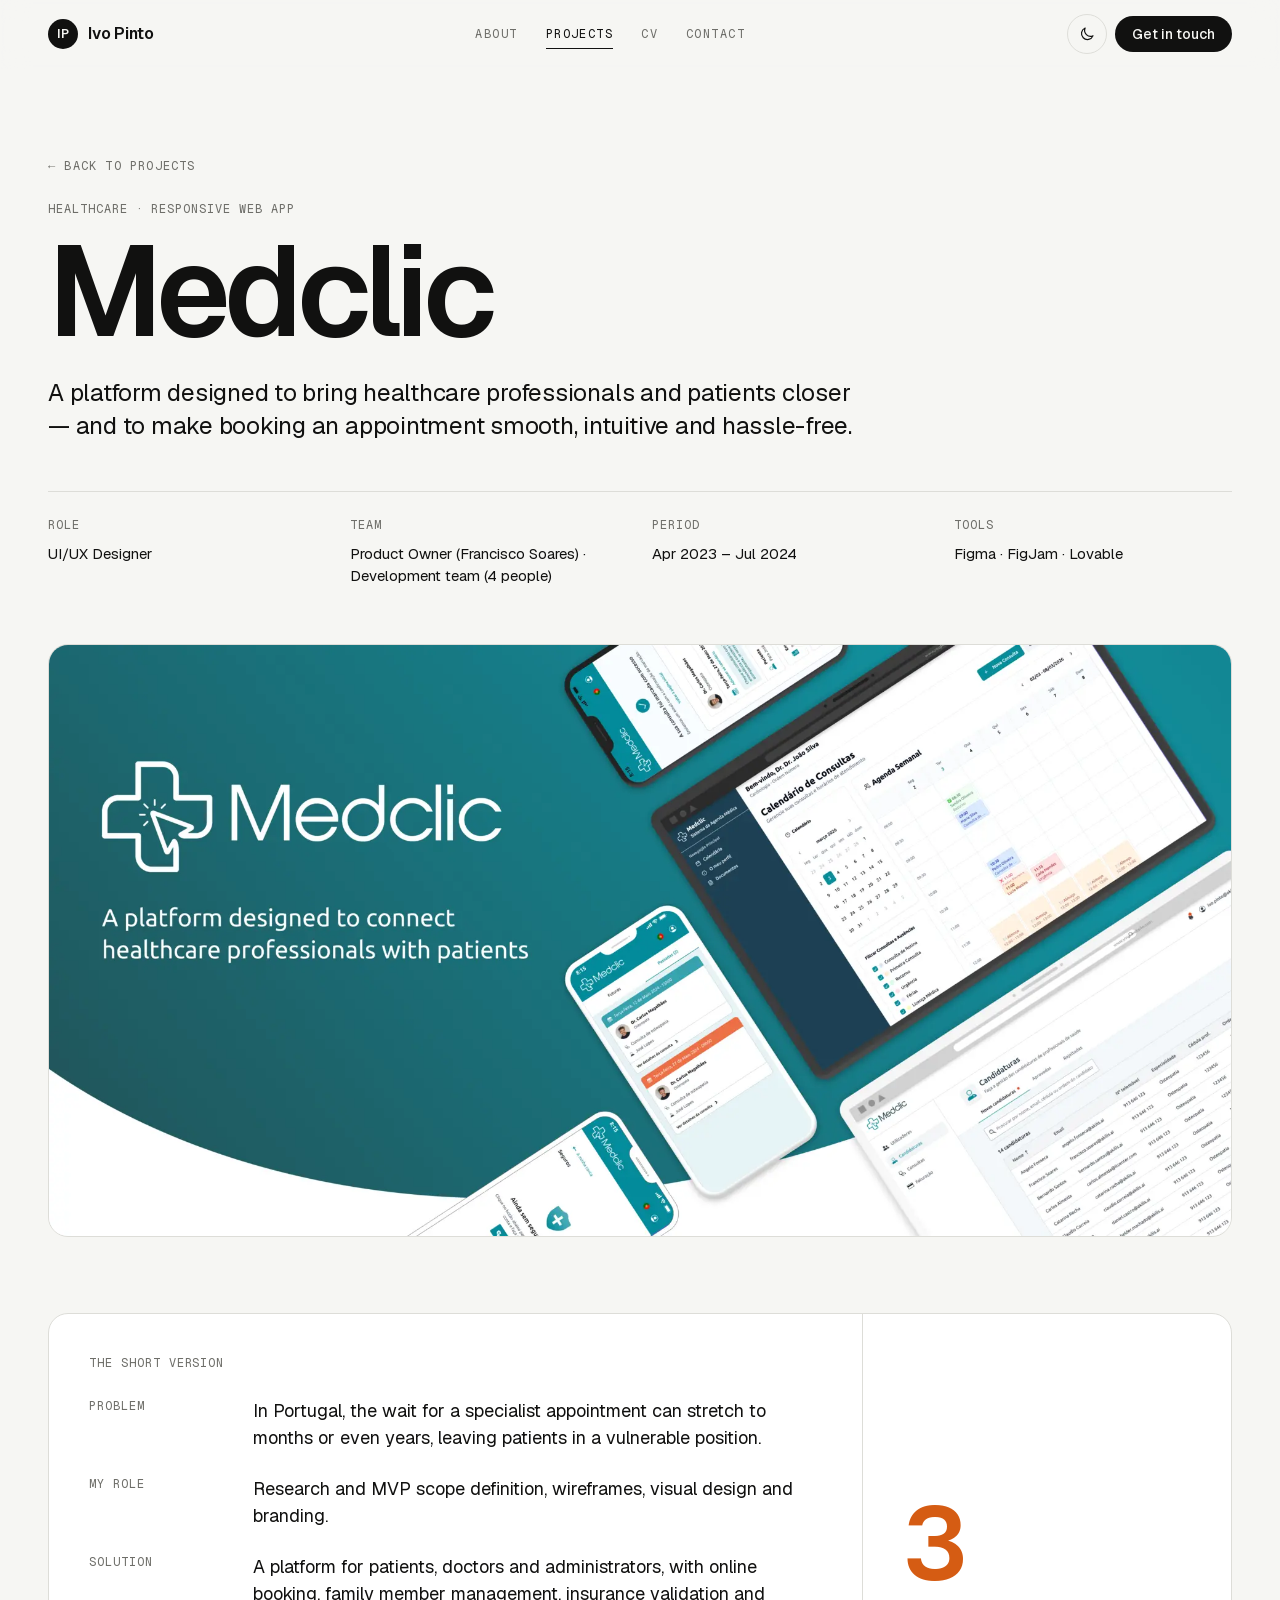
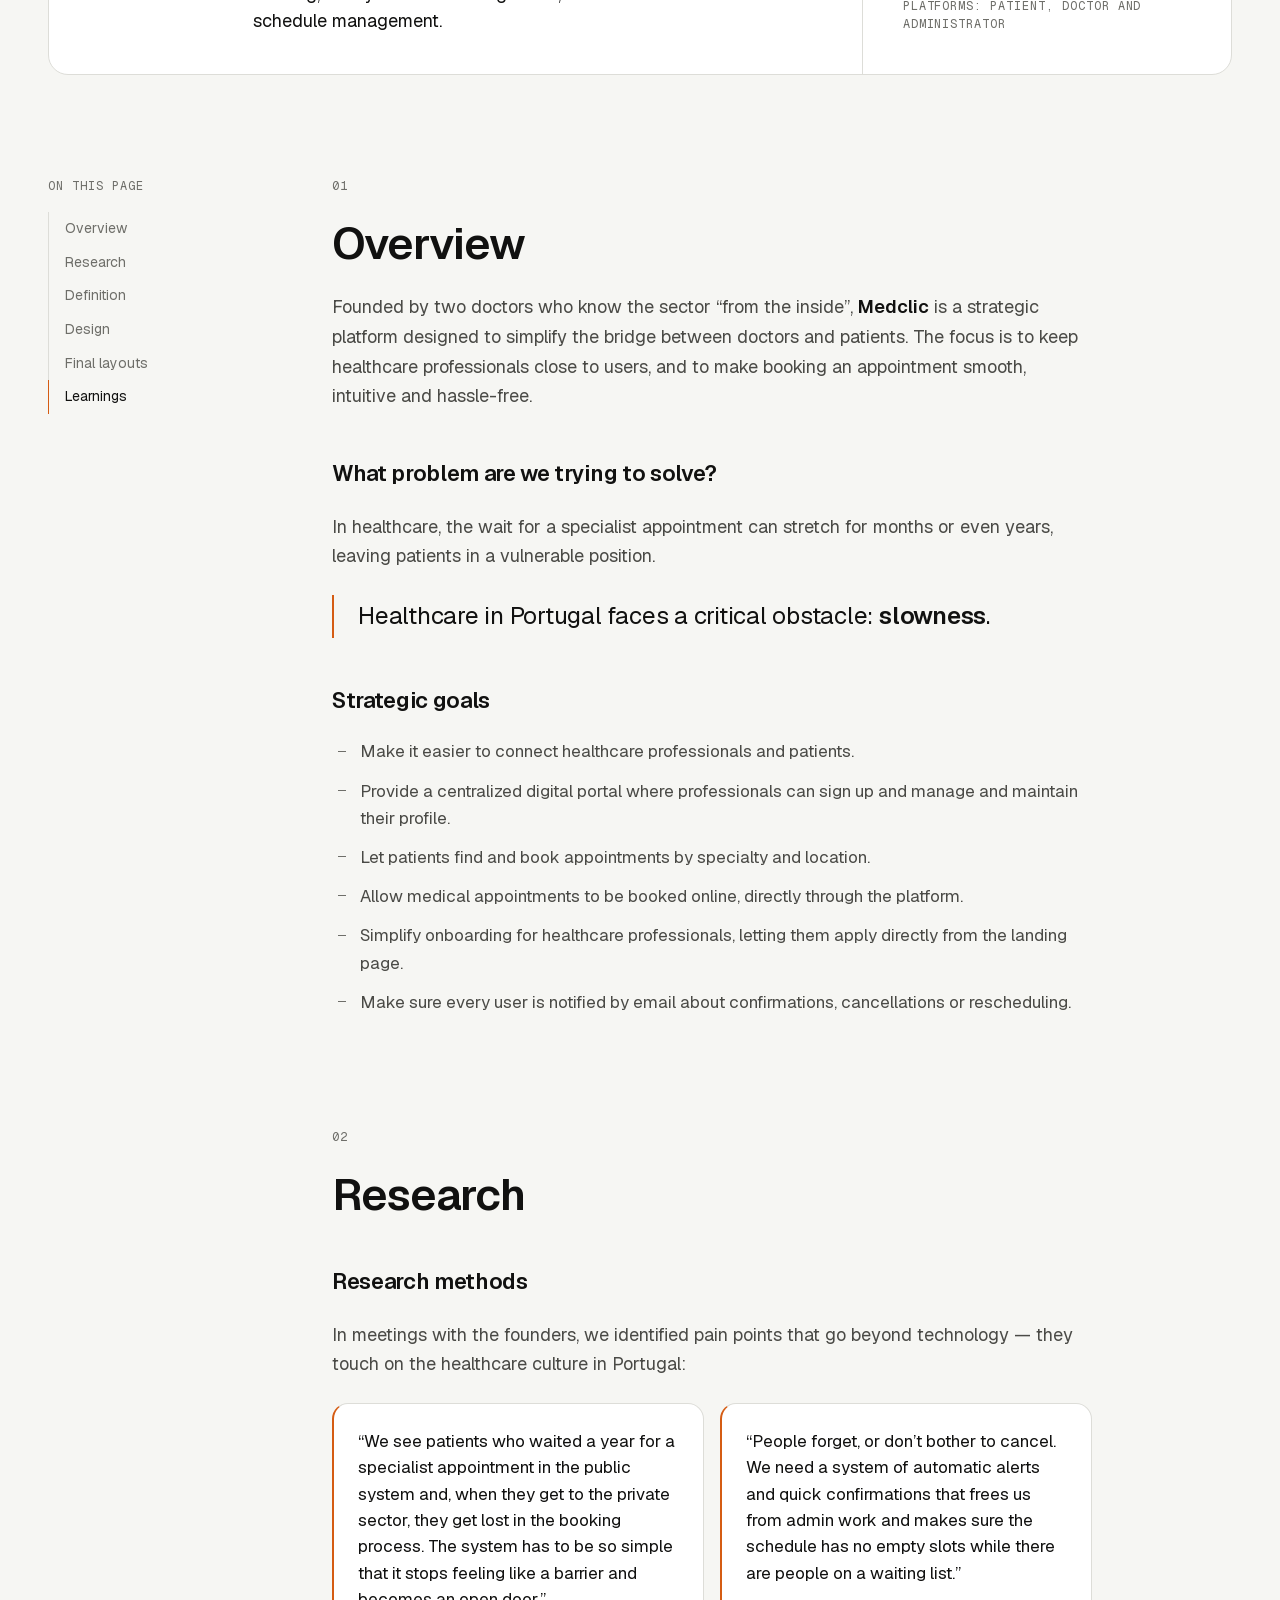
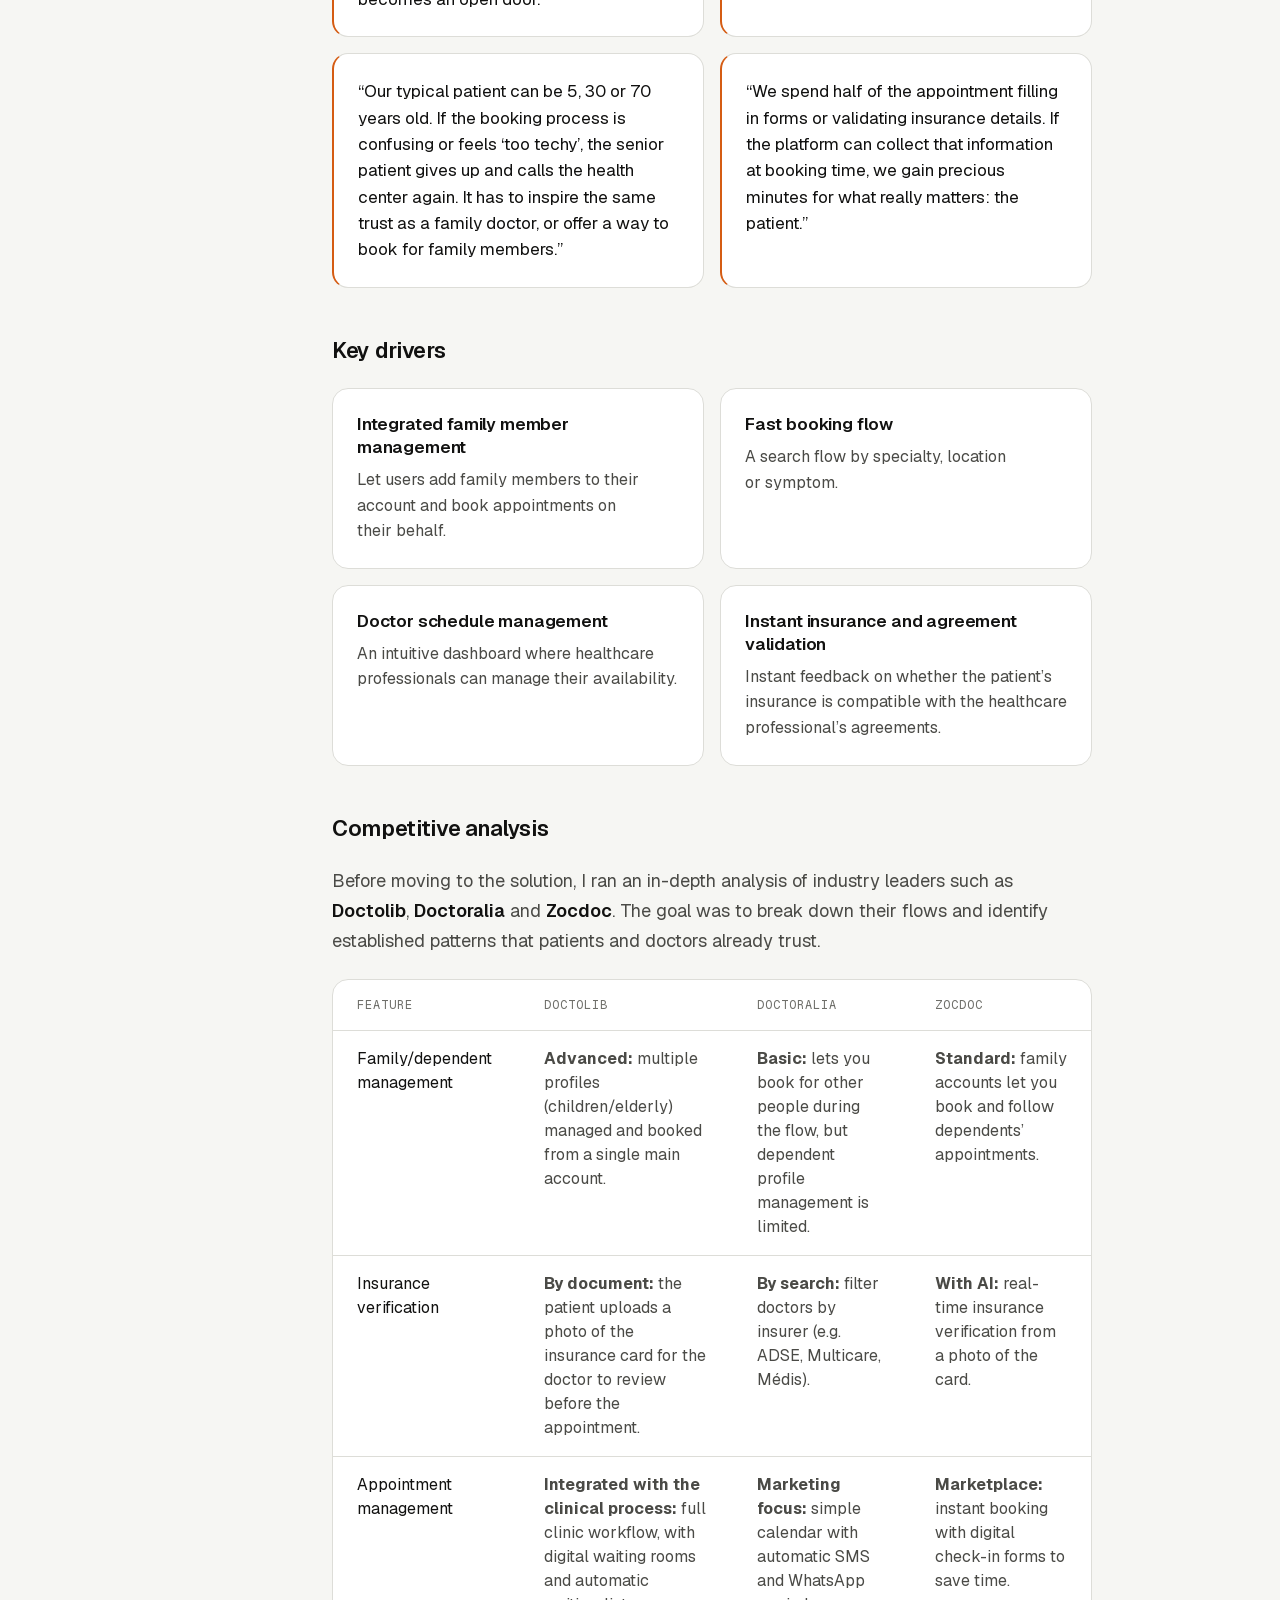
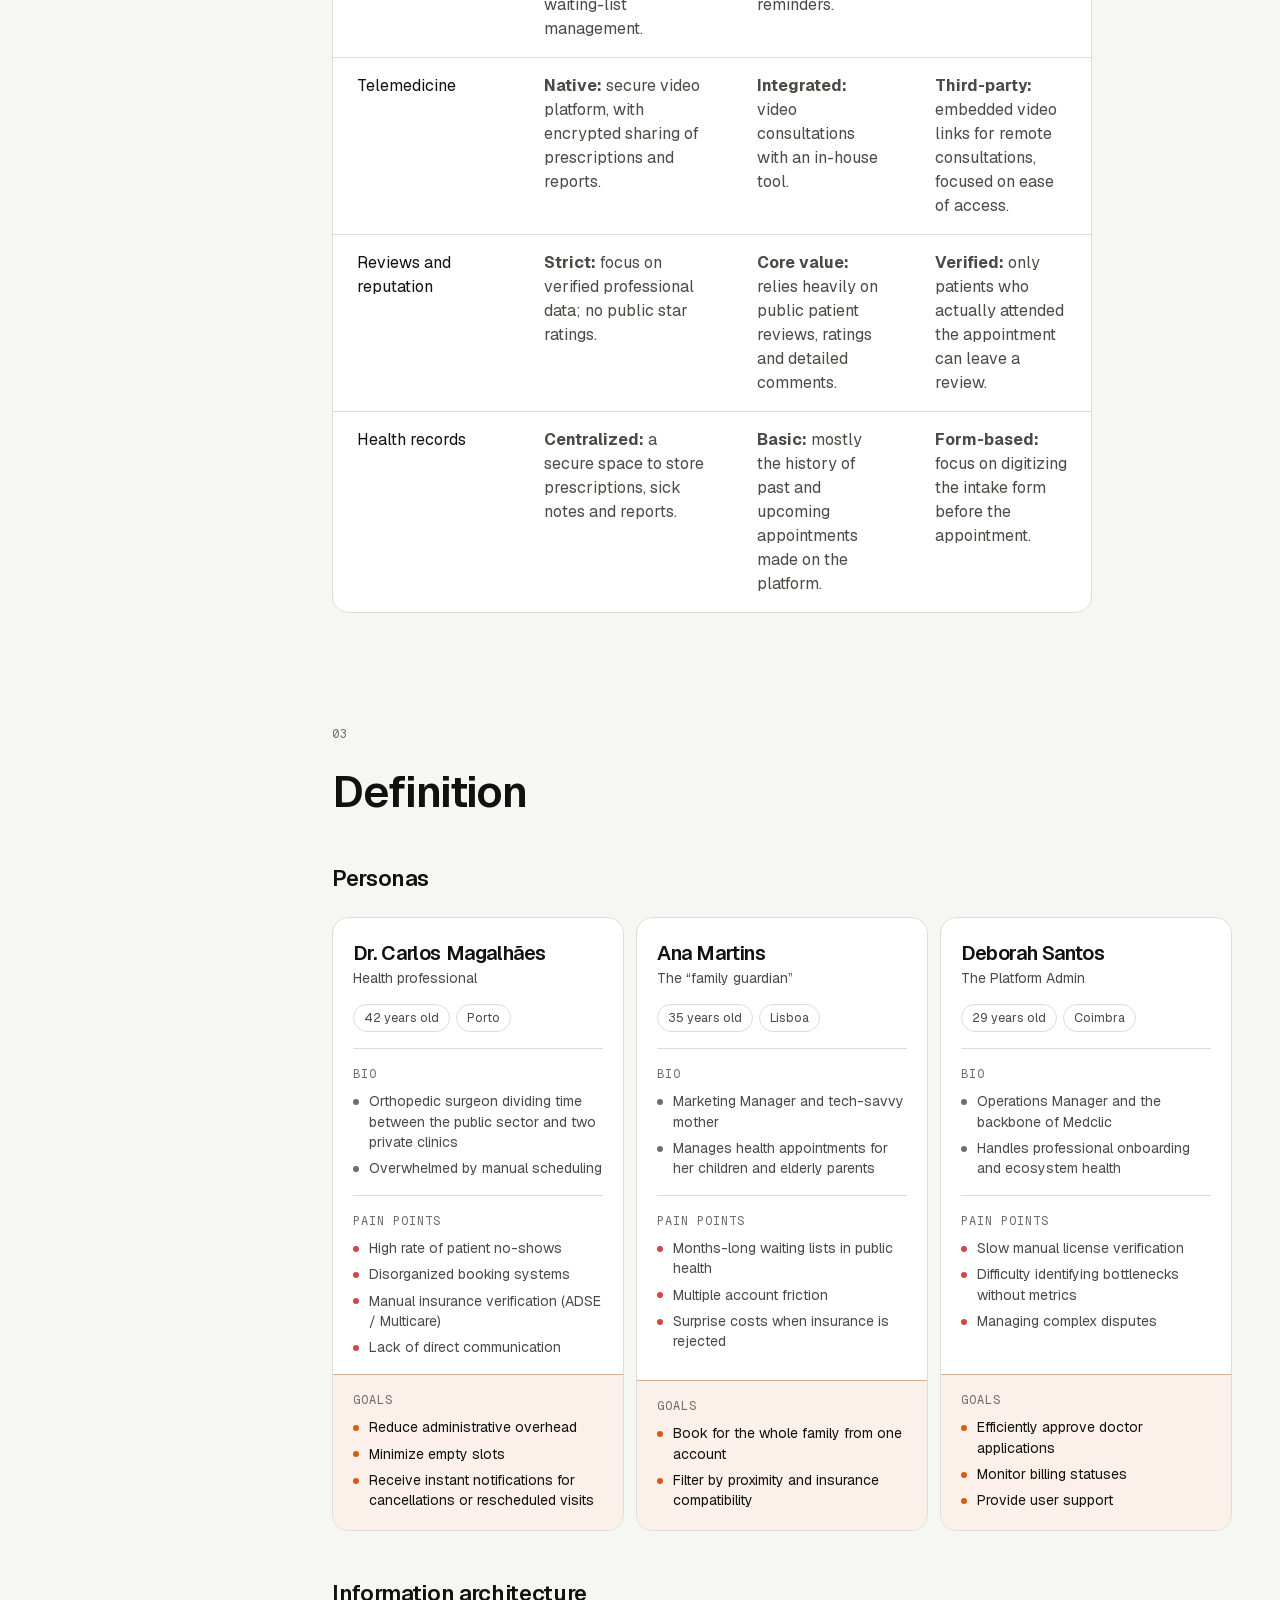
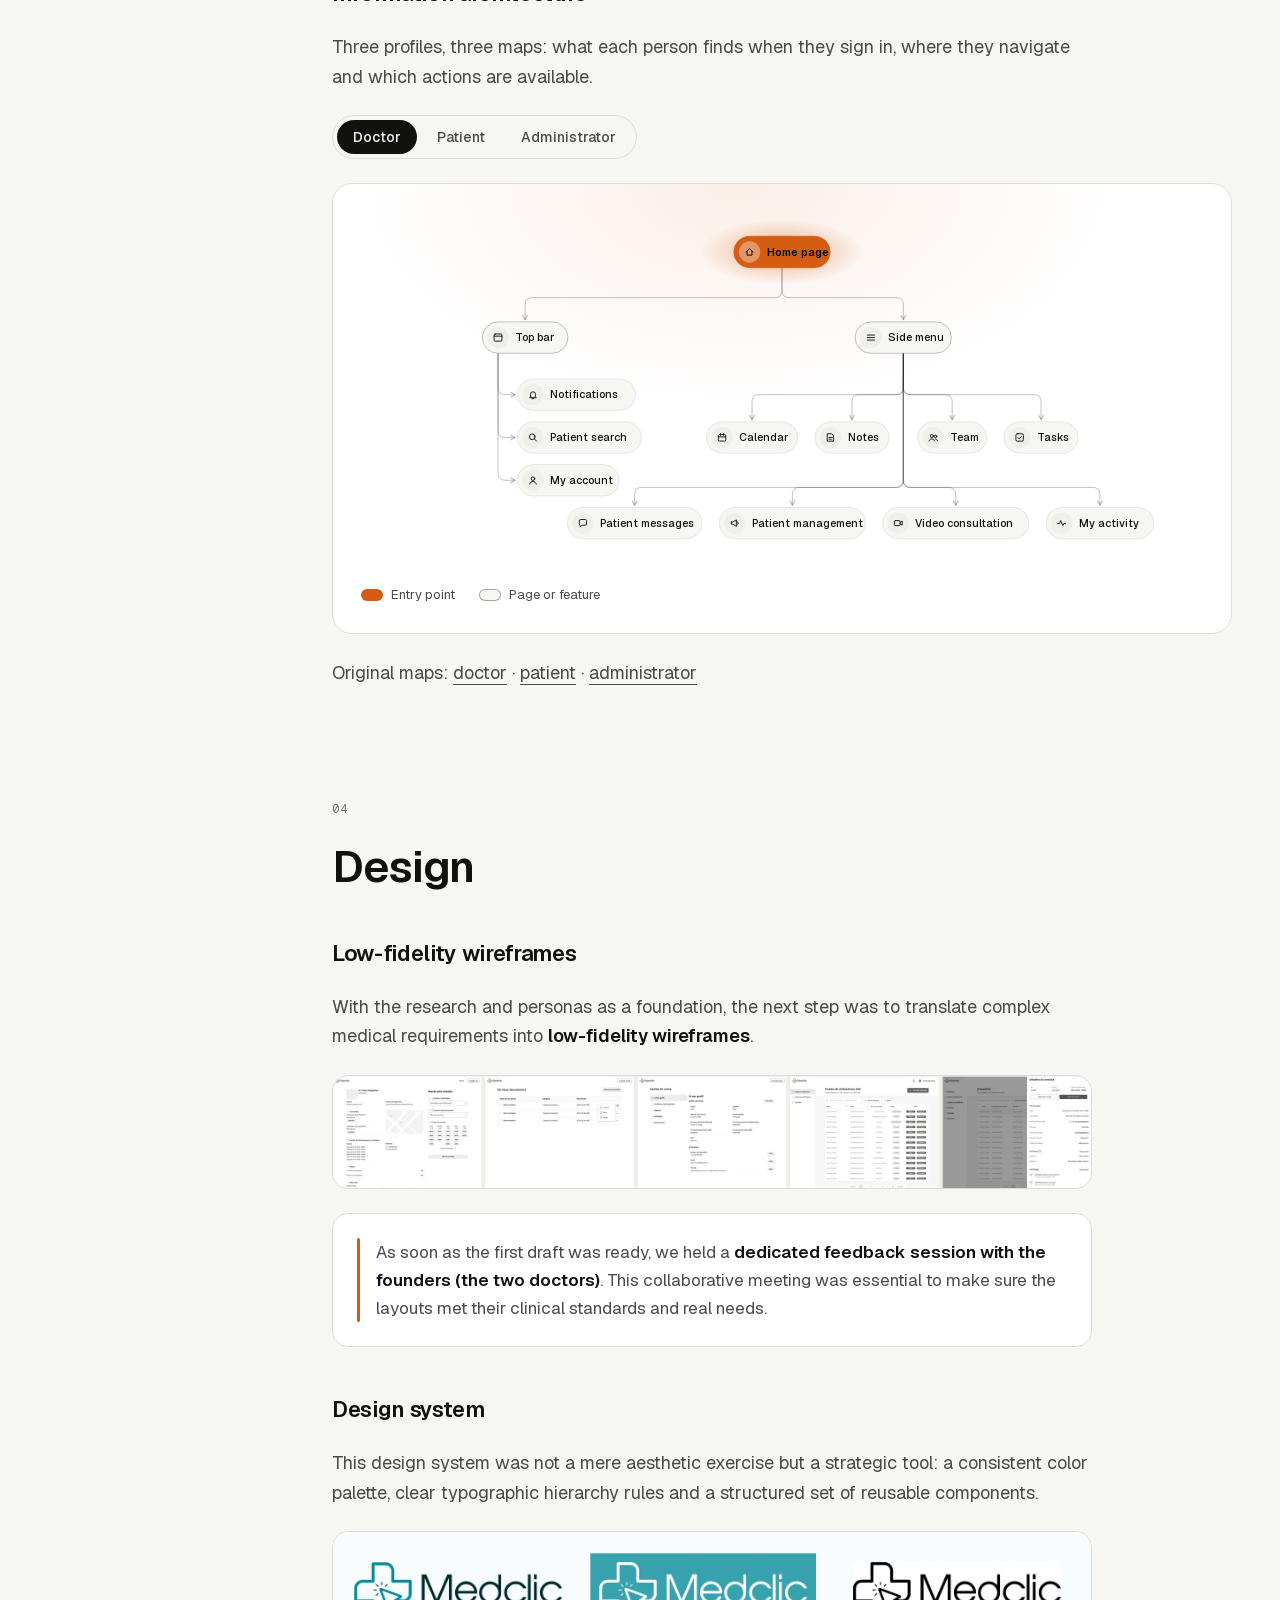
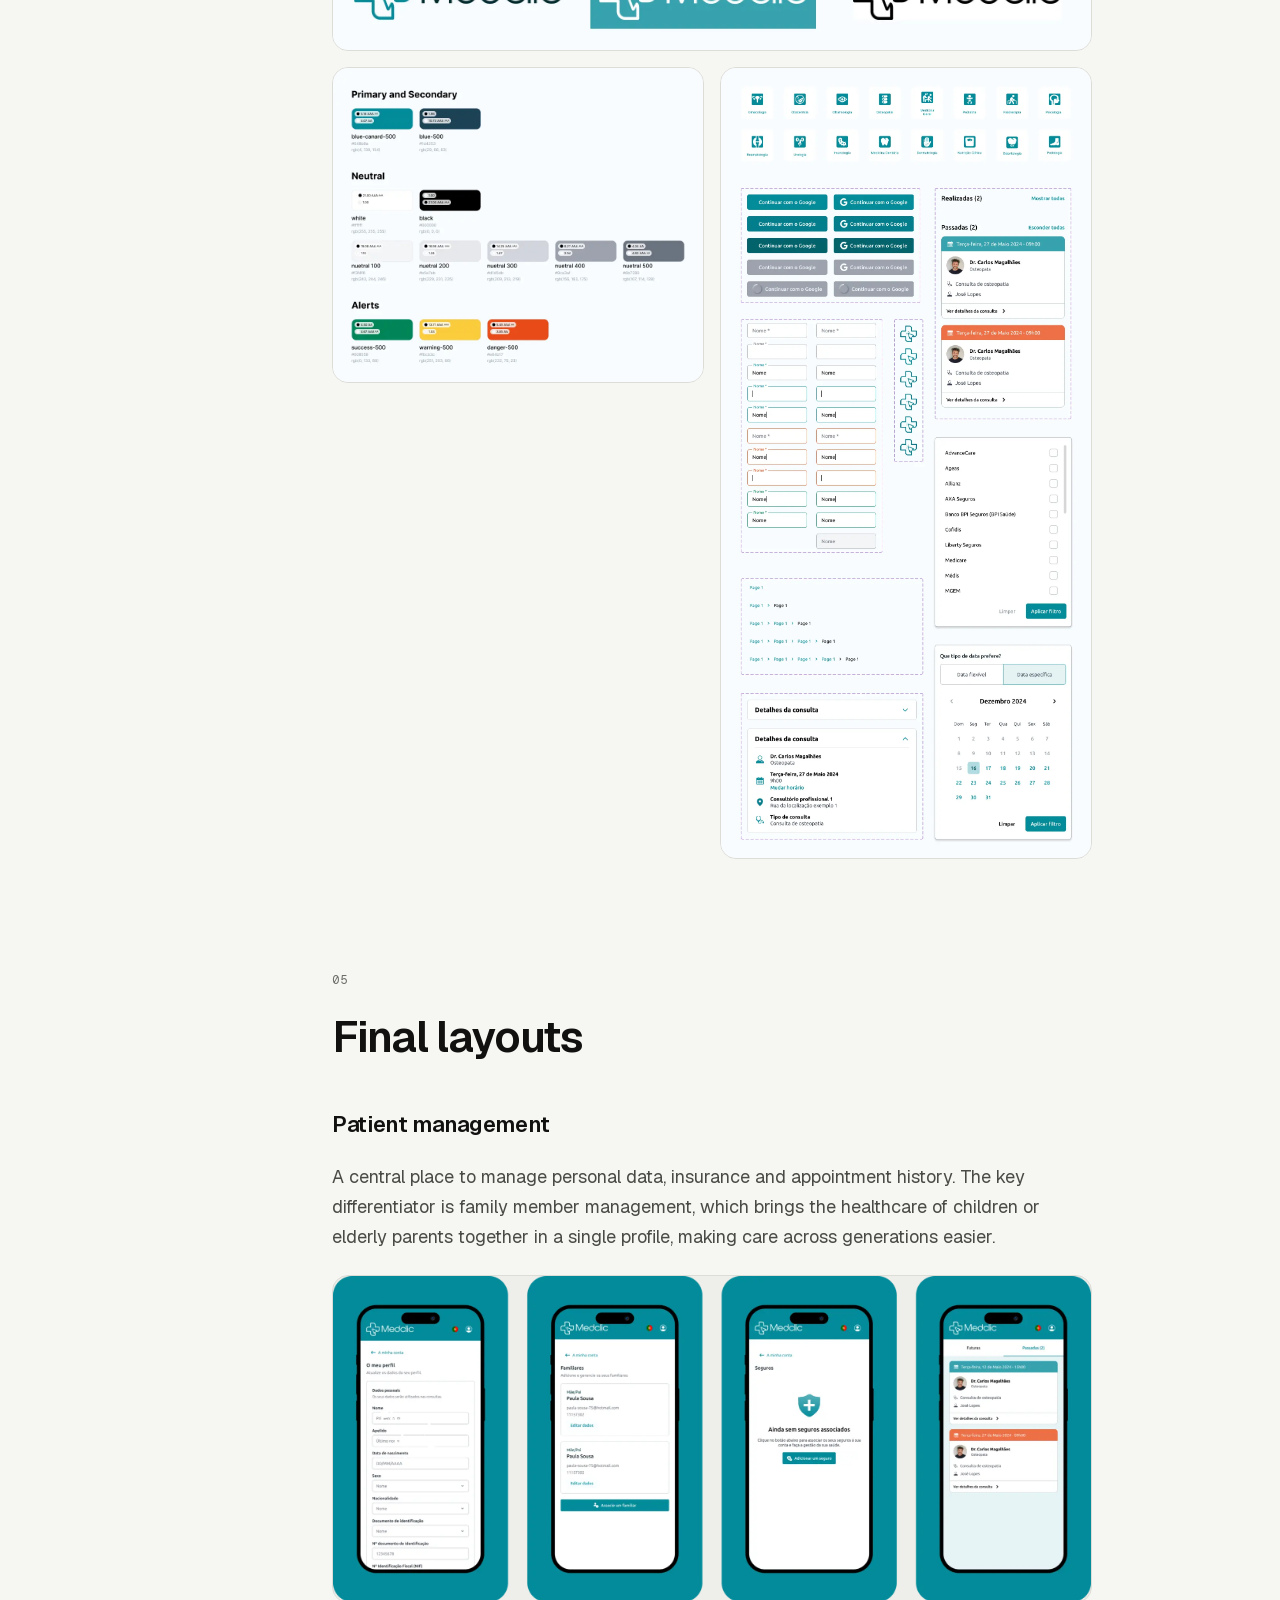
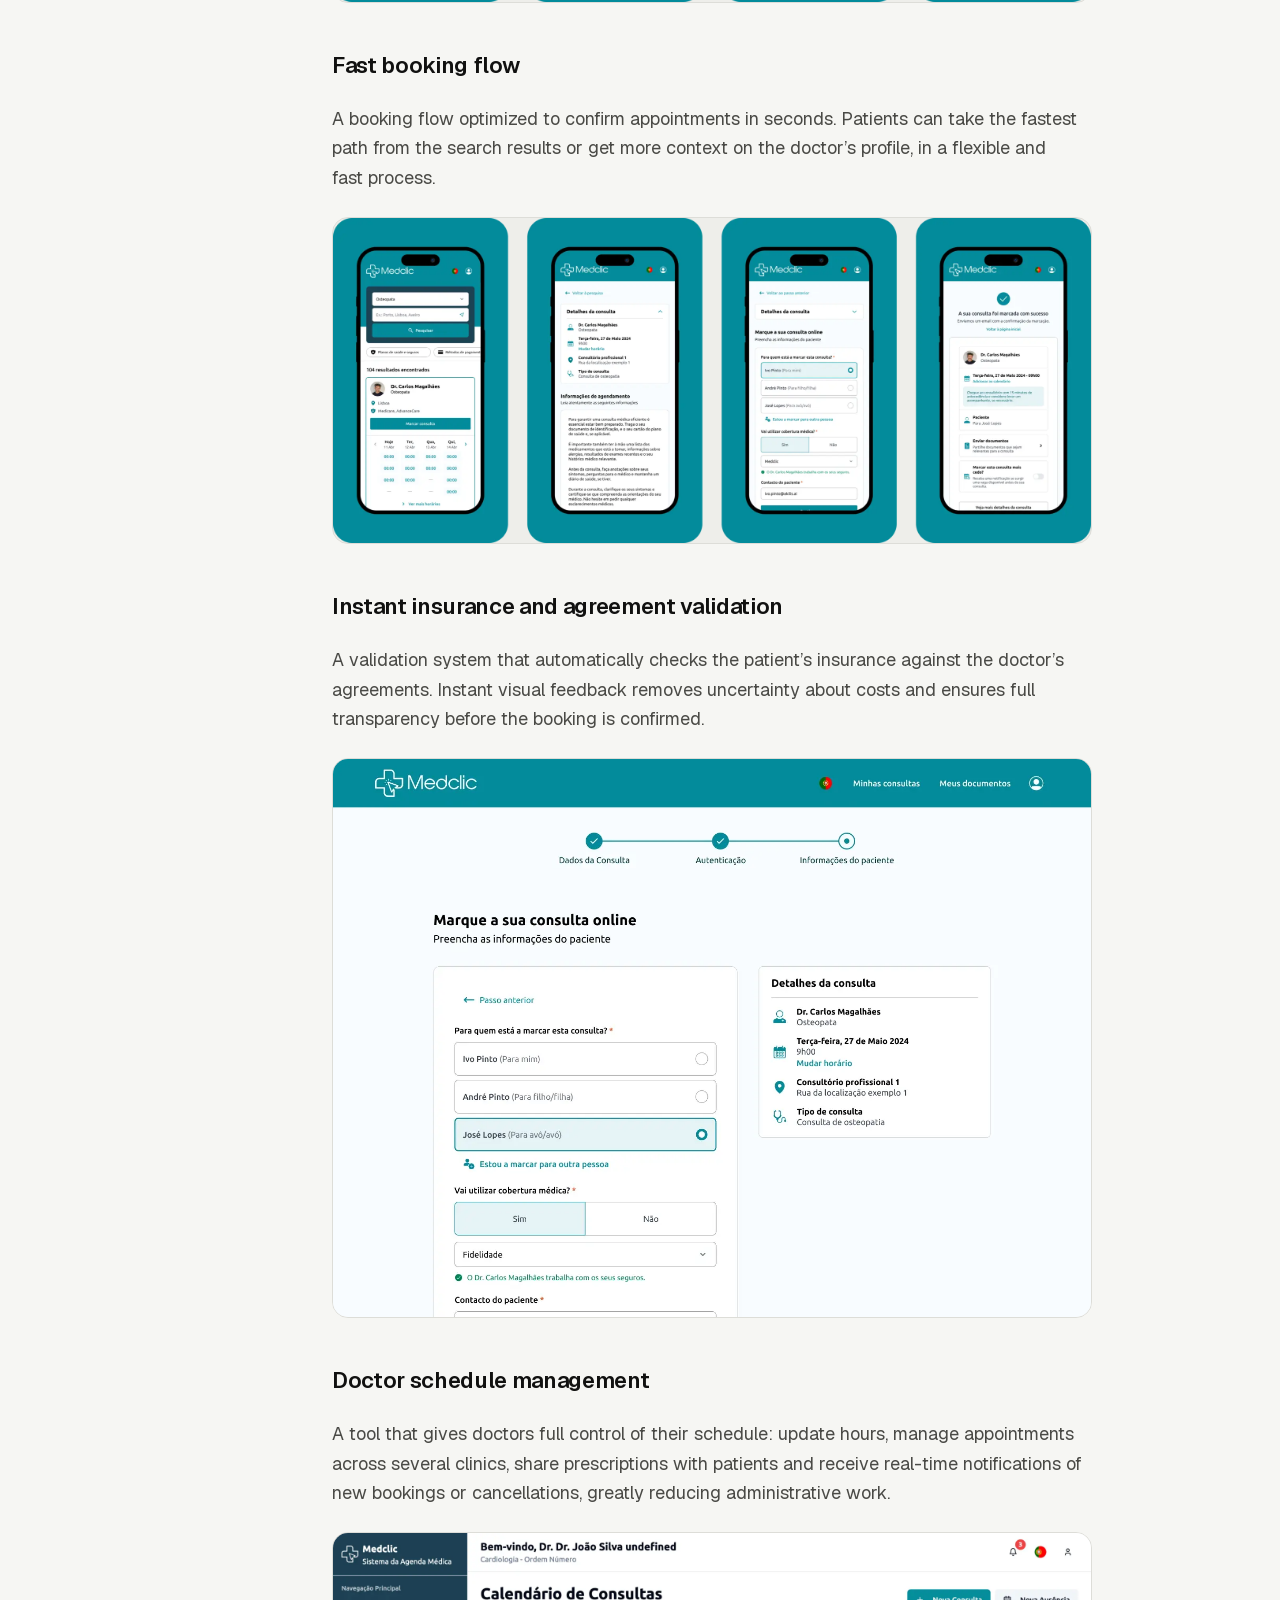
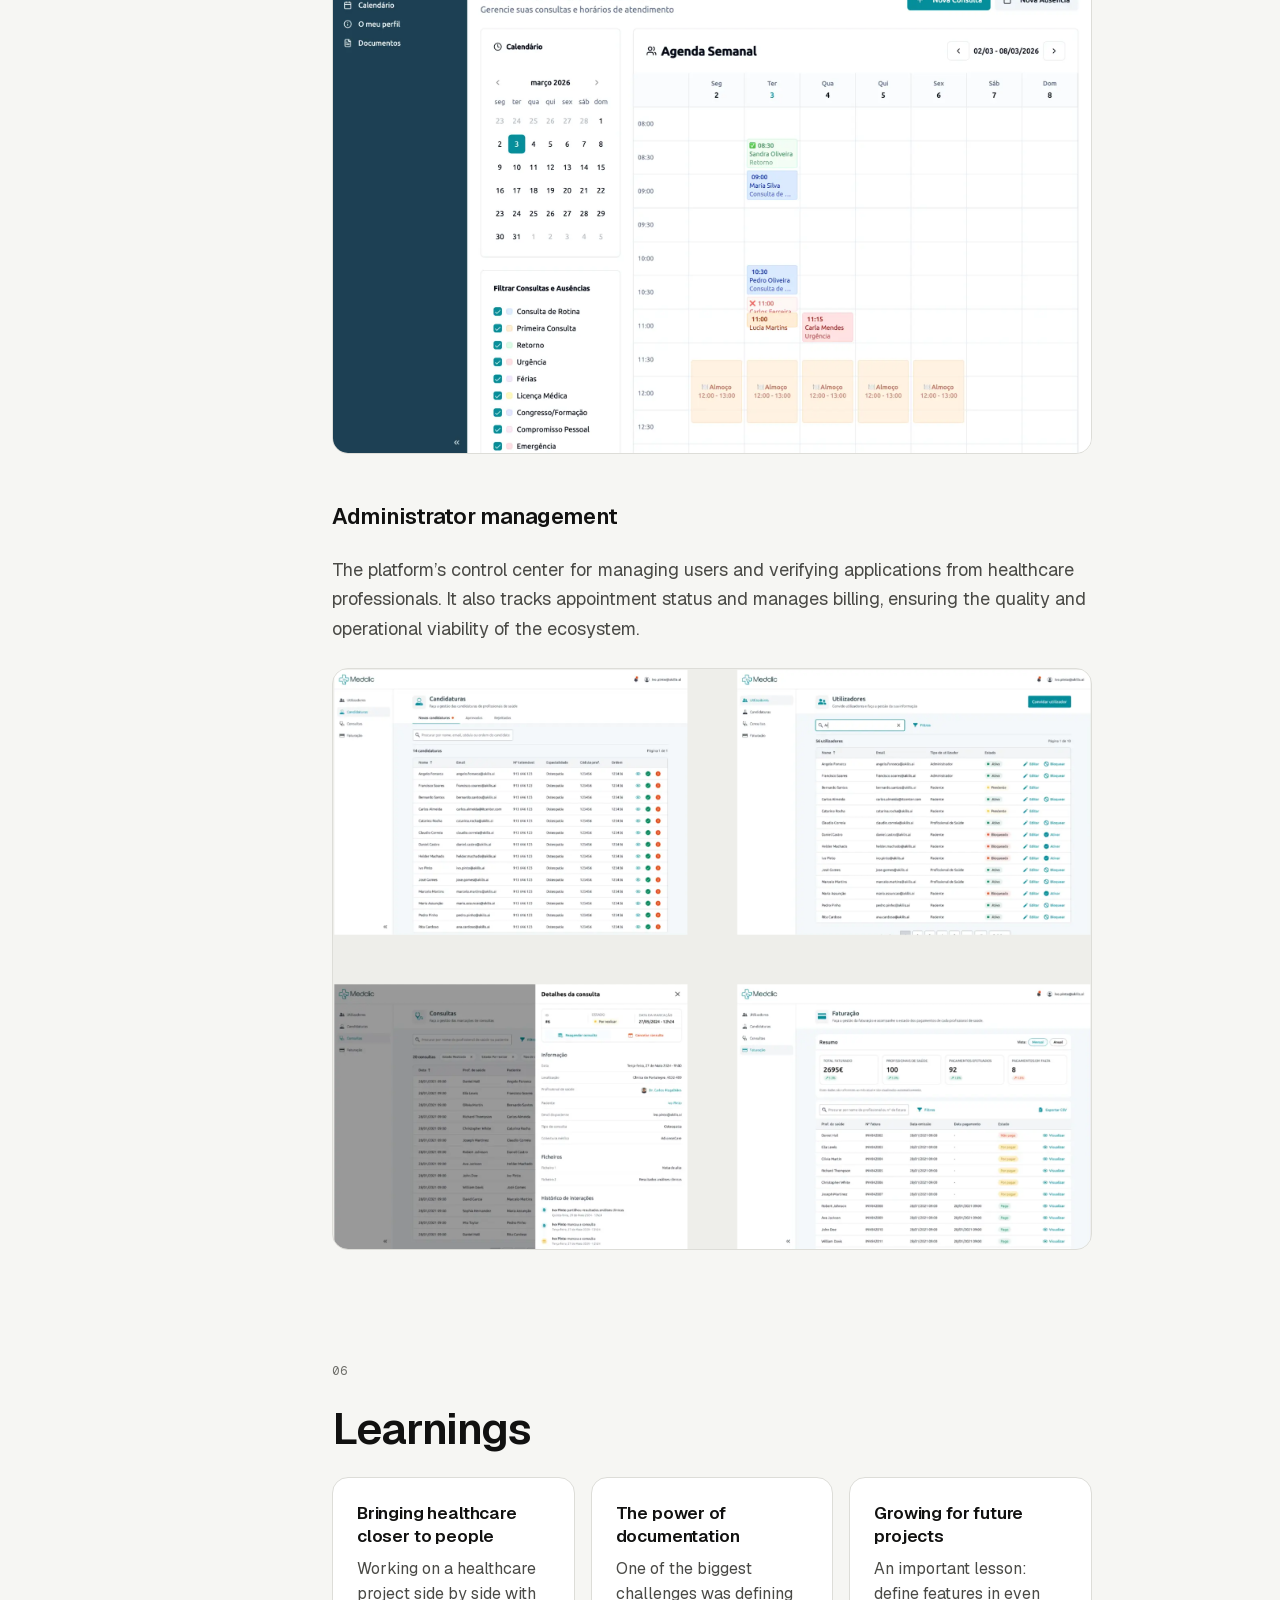
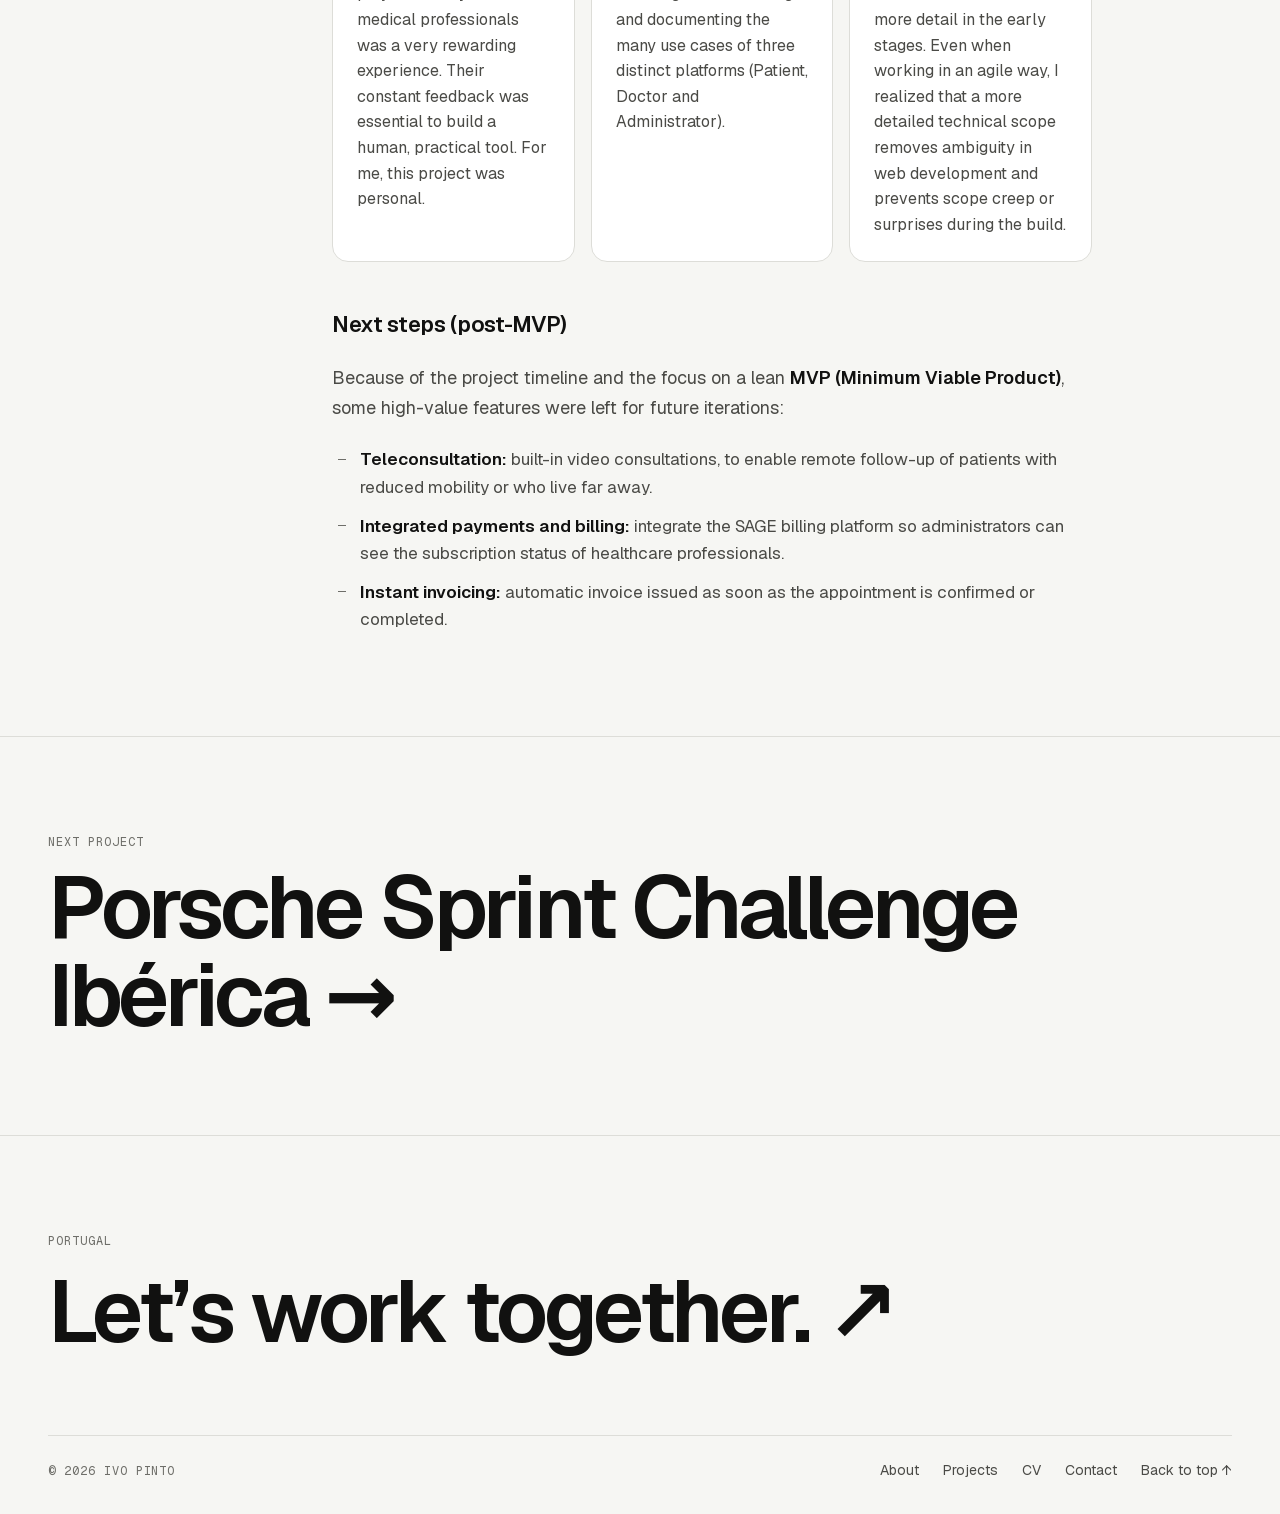
<file: projetos/medclic.html>
<!doctype html>
<html lang="en">
<head>
  <meta charset="utf-8">
  <meta name="viewport" content="width=device-width, initial-scale=1">
  <title>Medclic — Case study · Ivo Pinto</title>
  <meta name="description" content="Medclic: a platform that brings healthcare professionals and patients closer, with online booking, family member management and insurance validation.">
  <meta name="theme-color" content="#0A0A0A" media="(prefers-color-scheme: dark)">
  <meta name="theme-color" content="#F6F6F3" media="(prefers-color-scheme: light)">
  <meta property="og:title" content="Medclic — UX case study · Ivo Pinto">
  <meta property="og:description" content="Medclic: a platform that brings healthcare professionals and patients closer, with online booking, family member management and insurance validation.">
  <meta property="og:type" content="article">
  <meta property="og:image" content="../assets/img/medclic/01-capa.webp">
  <link rel="icon" href="../assets/img/favicon.svg" type="image/svg+xml">
  <link rel="preload" href="../assets/fonts/geist-latin.woff2" as="font" type="font/woff2" crossorigin>
  <script>
    document.documentElement.classList.add("js");
    try { var t = localStorage.getItem("theme"); if (t) document.documentElement.setAttribute("data-theme", t); } catch (e) {}
  </script>
  <link rel="stylesheet" href="../assets/css/style.css">
</head>
<body>
  <a class="skip-link" href="#conteudo">Skip to content</a>
  <div class="progress" aria-hidden="true"></div>

  <header class="site-header">
    <nav class="nav container" aria-label="Main">
      <a class="brand" href="../index.html" aria-label="Ivo Pinto — home">
        <span class="brand__mark" aria-hidden="true">IP</span>
        <span>Ivo Pinto</span>
      </a>
      <ul class="nav__links" id="menu">
        <li><a href="../index.html#sobre">About</a></li>
        <li><a href="../projetos.html" aria-current="page">Projects</a></li>
        <li><a href="../curriculo.html">CV</a></li>
        <li><a href="../index.html#contacto">Contact</a></li>
      </ul>
      <div class="nav__actions">
        <button class="btn btn--icon theme-toggle" type="button" aria-label="Toggle theme">
          <svg class="icon-sun" viewBox="0 0 24 24" fill="none" stroke="currentColor" stroke-width="1.6" stroke-linecap="round" aria-hidden="true"><circle cx="12" cy="12" r="4"/><path d="M12 2v2M12 20v2M4.9 4.9l1.4 1.4M17.7 17.7l1.4 1.4M2 12h2M20 12h2M4.9 19.1l1.4-1.4M17.7 6.3l1.4-1.4"/></svg>
          <svg class="icon-moon" viewBox="0 0 24 24" fill="none" stroke="currentColor" stroke-width="1.6" stroke-linecap="round" stroke-linejoin="round" aria-hidden="true"><path d="M20 14.5A8 8 0 0 1 9.5 4a8 8 0 1 0 10.5 10.5Z"/></svg>
        </button>
        <button class="btn btn--icon menu-toggle" type="button" aria-controls="menu" aria-expanded="false" aria-label="Open menu">
          <svg viewBox="0 0 24 24" fill="none" stroke="currentColor" stroke-width="1.6" stroke-linecap="round" aria-hidden="true"><path d="M4 8h16M4 16h16"/></svg>
        </button>
        <a class="btn btn--primary btn--sm nav__cta" href="../index.html#contacto">Get in touch</a>
      </div>
    </nav>
  </header>

  <main id="conteudo">
    <article>
      <header class="cs-hero">
        <div class="container">
          <div class="cs-hero__inner">
            <a class="back-link" href="../projetos.html"><span aria-hidden="true">←</span> Back to projects</a>
            <div>
              <p class="eyebrow">Healthcare · Responsive web app</p>
              <h1 class="cs-title">Medclic</h1>
            </div>
            <p class="lead">A platform designed to bring healthcare professionals and patients closer — and to make booking an appointment smooth, intuitive and hassle-free.</p>
          </div>

          <dl class="cs-meta">
            <div><dt>Role</dt><dd>UI/UX Designer</dd></div>
            <div><dt>Team</dt><dd>Product Owner (Francisco Soares) · Development team (4 people)</dd></div>
            <div><dt>Period</dt><dd>Apr 2023 – Jul 2024</dd></div>
            <div><dt>Tools</dt><dd>Figma · FigJam · Lovable</dd></div>
          </dl>

          <figure class="cs-cover reveal">
            <img src="../assets/img/medclic/01-capa.webp" width="1920" height="960" fetchpriority="high"
                 alt="Medclic cover: logo and the line “A platform designed to connect healthcare professionals with patients”, with platform screens on a laptop, tablet and phone.">
          </figure>

          <section class="summary reveal" aria-labelledby="resumo-title">
            <div class="summary__main">
              <h2 class="eyebrow" id="resumo-title">The short version</h2>
              <div class="summary__row">
                <span class="label">Problem</span>
                <p>In Portugal, the wait for a specialist appointment can stretch to months or even years, leaving patients in a vulnerable position.</p>
              </div>
              <div class="summary__row">
                <span class="label">My role</span>
                <p>Research and MVP scope definition, wireframes, visual design and branding.</p>
              </div>
              <div class="summary__row">
                <span class="label">Solution</span>
                <p>A platform for patients, doctors and administrators, with online booking, family member management, insurance validation and schedule management.</p>
              </div>
            </div>
            <div class="summary__side">
              <span class="summary__num">3</span>
              <span class="label">Platforms: patient, doctor and administrator</span>
            </div>
          </section>
        </div>
      </header>

      <div class="container cs-layout">
        <nav class="toc" aria-label="On this page">
          <p class="eyebrow">On this page</p>
          <ol>
            <li><a href="#visao-geral">Overview</a></li>
            <li><a href="#pesquisa">Research</a></li>
            <li><a href="#definicao">Definition</a></li>
            <li><a href="#design">Design</a></li>
            <li><a href="#layouts">Final layouts</a></li>
            <li><a href="#aprendizagens">Learnings</a></li>
          </ol>
        </nav>

        <div class="cs-content">
          <section class="cs-section" id="visao-geral" aria-labelledby="visao-t">
            <span class="cs-section__num">01</span>
            <h2 id="visao-t">Overview</h2>
            <p>Founded by two doctors who know the sector “from the inside”, <strong>Medclic</strong> is a strategic platform designed to simplify the bridge between doctors and patients. The focus is to keep healthcare professionals close to users, and to make booking an appointment smooth, intuitive and hassle-free.</p>

            <h3>What problem are we trying to solve?</h3>
            <p>In healthcare, the wait for a specialist appointment can stretch for months or even years, leaving patients in a vulnerable position.</p>
            <blockquote class="quote reveal"><p>Healthcare in Portugal faces a critical obstacle: <strong>slowness</strong>.</p></blockquote>

            <h3>Strategic goals</h3>
            <ul>
              <li>Make it easier to connect healthcare professionals and patients.</li>
              <li>Provide a centralized digital portal where professionals can sign up and manage and maintain their profile.</li>
              <li>Let patients find and book appointments by specialty and location.</li>
              <li>Allow medical appointments to be booked online, directly through the platform.</li>
              <li>Simplify onboarding for healthcare professionals, letting them apply directly from the landing page.</li>
              <li>Make sure every user is notified by email about confirmations, cancellations or rescheduling.</li>
            </ul>
          </section>

          <section class="cs-section" id="pesquisa" aria-labelledby="pesquisa-t">
            <span class="cs-section__num">02</span>
            <h2 id="pesquisa-t">Research</h2>
            <h3>Research methods</h3>
            <p>In meetings with the founders, we identified pain points that go beyond technology — they touch on the healthcare culture in Portugal:</p>
            <div class="quote-grid reveal">
              <blockquote class="quote-card">“We see patients who waited a year for a specialist appointment in the public system and, when they get to the private sector, they get lost in the booking process. The system has to be so simple that it stops feeling like a barrier and becomes an open door.”</blockquote>
              <blockquote class="quote-card">“People forget, or don’t bother to cancel. We need a system of automatic alerts and quick confirmations that frees us from admin work and makes sure the schedule has no empty slots while there are people on a waiting list.”</blockquote>
              <blockquote class="quote-card">“Our typical patient can be 5, 30 or 70 years old. If the booking process is confusing or feels ‘too techy’, the senior patient gives up and calls the health center again. It has to inspire the same trust as a family doctor, or offer a way to book for family members.”</blockquote>
              <blockquote class="quote-card">“We spend half of the appointment filling in forms or validating insurance details. If the platform can collect that information at booking time, we gain precious minutes for what really matters: the patient.”</blockquote>
            </div>

            <h3>Key drivers</h3>
            <div class="features reveal">
              <div class="feature"><h4>Integrated family member management</h4><p>Let users add family members to their account and book appointments on their behalf.</p></div>
              <div class="feature"><h4>Fast booking flow</h4><p>A search flow by specialty, location or symptom.</p></div>
              <div class="feature"><h4>Doctor schedule management</h4><p>An intuitive dashboard where healthcare professionals can manage their availability.</p></div>
              <div class="feature"><h4>Instant insurance and agreement validation</h4><p>Instant feedback on whether the patient’s insurance is compatible with the healthcare professional’s agreements.</p></div>
            </div>

            <h3>Competitive analysis</h3>
            <p>Before moving to the solution, I ran an in-depth analysis of industry leaders such as <strong>Doctolib</strong>, <strong>Doctoralia</strong> and <strong>Zocdoc</strong>. The goal was to break down their flows and identify established patterns that patients and doctors already trust.</p>
            <div class="table-wrap reveal">
              <table class="table">
                <thead><tr><th scope="col">Feature</th><th scope="col">Doctolib</th><th scope="col">Doctoralia</th><th scope="col">Zocdoc</th></tr></thead>
                <tbody>
                  <tr><td data-label="Feature">Family/dependent management</td><td data-label="Doctolib"><strong>Advanced:</strong> multiple profiles (children/elderly) managed and booked from a single main account.</td><td data-label="Doctoralia"><strong>Basic:</strong> lets you book for other people during the flow, but dependent profile management is limited.</td><td data-label="Zocdoc"><strong>Standard:</strong> family accounts let you book and follow dependents’ appointments.</td></tr>
                  <tr><td data-label="Feature">Insurance verification</td><td data-label="Doctolib"><strong>By document:</strong> the patient uploads a photo of the insurance card for the doctor to review before the appointment.</td><td data-label="Doctoralia"><strong>By search:</strong> filter doctors by insurer (e.g. ADSE, Multicare, Médis).</td><td data-label="Zocdoc"><strong>With AI:</strong> real-time insurance verification from a photo of the card.</td></tr>
                  <tr><td data-label="Feature">Appointment management</td><td data-label="Doctolib"><strong>Integrated with the clinical process:</strong> full clinic workflow, with digital waiting rooms and automatic waiting-list management.</td><td data-label="Doctoralia"><strong>Marketing focus:</strong> simple calendar with automatic SMS and WhatsApp reminders.</td><td data-label="Zocdoc"><strong>Marketplace:</strong> instant booking with digital check-in forms to save time.</td></tr>
                  <tr><td data-label="Feature">Telemedicine</td><td data-label="Doctolib"><strong>Native:</strong> secure video platform, with encrypted sharing of prescriptions and reports.</td><td data-label="Doctoralia"><strong>Integrated:</strong> video consultations with an in-house tool.</td><td data-label="Zocdoc"><strong>Third-party:</strong> embedded video links for remote consultations, focused on ease of access.</td></tr>
                  <tr><td data-label="Feature">Reviews and reputation</td><td data-label="Doctolib"><strong>Strict:</strong> focus on verified professional data; no public star ratings.</td><td data-label="Doctoralia"><strong>Core value:</strong> relies heavily on public patient reviews, ratings and detailed comments.</td><td data-label="Zocdoc"><strong>Verified:</strong> only patients who actually attended the appointment can leave a review.</td></tr>
                  <tr><td data-label="Feature">Health records</td><td data-label="Doctolib"><strong>Centralized:</strong> a secure space to store prescriptions, sick notes and reports.</td><td data-label="Doctoralia"><strong>Basic:</strong> mostly the history of past and upcoming appointments made on the platform.</td><td data-label="Zocdoc"><strong>Form-based:</strong> focus on digitizing the intake form before the appointment.</td></tr>
                </tbody>
              </table>
            </div>
          </section>

          <section class="cs-section cs-section--wide" id="definicao" aria-labelledby="definicao-t">
            <span class="cs-section__num">03</span>
            <h2 id="definicao-t">Definition</h2>
            <h3>Personas</h3>
            <figure class="personas reveal" aria-label="Personas: Dr. Carlos Magalhães, Ana Martins and Deborah Santos">
                <article class="persona">
                  <header class="persona__head"><div><h4>Dr. Carlos Magalhães</h4><p>Health professional</p></div></header>
                  <div class="persona__chips"><span class="tag">42 years old</span><span class="tag">Porto</span></div>
                  <div class="persona__block"><span class="label">Bio</span><ul><li>Orthopedic surgeon dividing time between the public sector and two private clinics</li><li>Overwhelmed by manual scheduling</li></ul></div>
                  <div class="persona__block persona__block--pain"><span class="label">Pain points</span><ul><li>High rate of patient no-shows</li><li>Disorganized booking systems</li><li>Manual insurance verification (ADSE / Multicare)</li><li>Lack of direct communication</li></ul></div>
                  <div class="persona__block persona__block--help"><span class="label">Goals</span><ul><li>Reduce administrative overhead</li><li>Minimize empty slots</li><li>Receive instant notifications for cancellations or rescheduled visits</li></ul></div>
                </article>
                <article class="persona">
                  <header class="persona__head"><div><h4>Ana Martins</h4><p>The “family guardian”</p></div></header>
                  <div class="persona__chips"><span class="tag">35 years old</span><span class="tag">Lisboa</span></div>
                  <div class="persona__block"><span class="label">Bio</span><ul><li>Marketing Manager and tech-savvy mother</li><li>Manages health appointments for her children and elderly parents</li></ul></div>
                  <div class="persona__block persona__block--pain"><span class="label">Pain points</span><ul><li>Months-long waiting lists in public health</li><li>Multiple account friction</li><li>Surprise costs when insurance is rejected</li></ul></div>
                  <div class="persona__block persona__block--help"><span class="label">Goals</span><ul><li>Book for the whole family from one account</li><li>Filter by proximity and insurance compatibility</li></ul></div>
                </article>
                <article class="persona">
                  <header class="persona__head"><div><h4>Deborah Santos</h4><p>The Platform Admin</p></div></header>
                  <div class="persona__chips"><span class="tag">29 years old</span><span class="tag">Coimbra</span></div>
                  <div class="persona__block"><span class="label">Bio</span><ul><li>Operations Manager and the backbone of Medclic</li><li>Handles professional onboarding and ecosystem health</li></ul></div>
                  <div class="persona__block persona__block--pain"><span class="label">Pain points</span><ul><li>Slow manual license verification</li><li>Difficulty identifying bottlenecks without metrics</li><li>Managing complex disputes</li></ul></div>
                  <div class="persona__block persona__block--help"><span class="label">Goals</span><ul><li>Efficiently approve doctor applications</li><li>Monitor billing statuses</li><li>Provide user support</li></ul></div>
                </article>
            </figure>

            <h3>Information architecture</h3>
            <p>Three profiles, three maps: what each person finds when they sign in, where they navigate and which actions are available.</p>

            <div class="sitemap-tabs reveal" data-tabs>
              <div class="seg" role="tablist" aria-label="Profile">
                <button type="button" role="tab" id="tab-medico" aria-controls="sm-medico" aria-selected="true">Doctor</button>
                <button type="button" role="tab" id="tab-paciente" aria-controls="sm-paciente" aria-selected="false" tabindex="-1">Patient</button>
                <button type="button" role="tab" id="tab-admin" aria-controls="sm-admin" aria-selected="false" tabindex="-1">Administrator</button>
              </div>
              <figure class="flowmap" id="sm-medico" role="tabpanel" aria-labelledby="tab-medico" tabindex="0">
                <figcaption class="sr-only">Information architecture of the doctor side</figcaption>
                <svg class="flowmap__svg flowmap__svg--wide" viewBox="0 0 1180 500" role="presentation" aria-hidden="true" focusable="false">
<defs><marker id="fm-med-arrow" viewBox="0 0 8 8" refX="6" refY="4" markerWidth="8" markerHeight="8" orient="auto-start-reverse"><path d="M1.5 1.5 6 4 1.5 6.5" fill="none" stroke="currentColor" stroke-width="1.3" stroke-linecap="round" stroke-linejoin="round"/></marker><radialGradient id="fm-med-glow"><stop offset="0" stop-color="var(--accent)" stop-opacity=".45"/><stop offset="1" stop-color="var(--accent)" stop-opacity="0"/></radialGradient></defs>
<path class="fm-edge fm-edge--solid" d="M590 78.0V110Q590 120 580 120H240Q230 120 230 130V151.0" marker-end="url(#fm-med-arrow)"/>
<path class="fm-edge fm-edge--solid" d="M590 78.0V110Q590 120 600 120H750Q760 120 760 130V151.0" marker-end="url(#fm-med-arrow)"/>
<path class="fm-edge fm-edge--solid" d="M192.0 198.0V246Q192.0 256 202.0 256H216.0" marker-end="url(#fm-med-arrow)"/>
<path class="fm-edge fm-edge--solid" d="M192.0 198.0V306Q192.0 316 202.0 316H216.0" marker-end="url(#fm-med-arrow)"/>
<path class="fm-edge fm-edge--solid" d="M192.0 198.0V366Q192.0 376 202.0 376H216.0" marker-end="url(#fm-med-arrow)"/>
<path class="fm-edge fm-edge--solid" d="M760 198.0V246Q760 256 750 256H558.0Q548.0 256 548.0 266V291.0" marker-end="url(#fm-med-arrow)"/>
<path class="fm-edge fm-edge--solid" d="M760 198.0V246Q760 256 750 256H698.0Q688.0 256 688.0 266V291.0" marker-end="url(#fm-med-arrow)"/>
<path class="fm-edge fm-edge--solid" d="M760 198.0V246Q760 256 770 256H818.5Q828.5 256 828.5 266V291.0" marker-end="url(#fm-med-arrow)"/>
<path class="fm-edge fm-edge--solid" d="M760 198.0V246Q760 256 770 256H943.0Q953.0 256 953.0 266V291.0" marker-end="url(#fm-med-arrow)"/>
<path class="fm-edge fm-edge--solid" d="M760 198.0V376Q760 386 750 386H393.5Q383.5 386 383.5 396V411.0" marker-end="url(#fm-med-arrow)"/>
<path class="fm-edge fm-edge--solid" d="M760 198.0V376Q760 386 750 386H614.5Q604.5 386 604.5 396V411.0" marker-end="url(#fm-med-arrow)"/>
<path class="fm-edge fm-edge--solid" d="M760 198.0V376Q760 386 770 386H823.5Q833.5 386 833.5 396V411.0" marker-end="url(#fm-med-arrow)"/>
<path class="fm-edge fm-edge--solid" d="M760 198.0V376Q760 386 770 386H1025.5Q1035.5 386 1035.5 396V411.0" marker-end="url(#fm-med-arrow)"/>
<ellipse cx="590.0" cy="56" rx="115" ry="46" fill="url(#fm-med-glow)"/>
<g class="fm-node fm-node--root"><rect x="522.5" y="34.0" width="135" height="44" rx="22"/><circle class="fm-ico-bg" cx="544.5" cy="56" r="15"/><g class="fm-ico" transform="translate(536.5 48)"><path d="M3 8 8 3.5 13 8M4.6 7v5.5h6.8V7"/></g><text x="568.5" y="61">Home page</text>
</g>
<g class="fm-node fm-node--main"><rect x="170.0" y="154.0" width="120" height="44" rx="22"/><circle class="fm-ico-bg" cx="192.0" cy="176" r="15"/><g class="fm-ico" transform="translate(184.0 168)"><rect x="2.5" y="3" width="11" height="10" rx="1.6"/><path d="M2.5 6h11"/></g><text x="216.0" y="181">Top bar</text>
</g>
<g class="fm-node fm-node--main"><rect x="692.5" y="154.0" width="135" height="44" rx="22"/><circle class="fm-ico-bg" cx="714.5" cy="176" r="15"/><g class="fm-ico" transform="translate(706.5 168)"><path d="M3 4.5h10M3 8h10M3 11.5h10"/></g><text x="738.5" y="181">Side menu</text>
</g>
<g class="fm-node fm-node--sub"><rect x="219.0" y="234.0" width="166" height="44" rx="22"/><circle class="fm-ico-bg" cx="241.0" cy="256" r="15"/><g class="fm-ico" transform="translate(233.0 248)"><path d="M4.5 11V7.5a3.5 3.5 0 0 1 7 0V11l1 1.2h-9L4.5 11ZM6.8 13.6h2.4"/></g><text x="265.0" y="261">Notifications</text>
</g>
<g class="fm-node fm-node--sub"><rect x="219.0" y="294.0" width="174" height="44" rx="22"/><circle class="fm-ico-bg" cx="241.0" cy="316" r="15"/><g class="fm-ico" transform="translate(233.0 308)"><circle cx="7" cy="7" r="4"/><path d="m10 10 3.2 3.2"/></g><text x="265.0" y="321">Patient search</text>
</g>
<g class="fm-node fm-node--sub"><rect x="219.0" y="354.0" width="143" height="44" rx="22"/><circle class="fm-ico-bg" cx="241.0" cy="376" r="15"/><g class="fm-ico" transform="translate(233.0 368)"><circle cx="8" cy="5.8" r="2.5"/><path d="M3.3 13.3c.8-2.4 2.6-3.6 4.7-3.6s3.9 1.2 4.7 3.6"/></g><text x="265.0" y="381">My account</text>
</g>
<g class="fm-node fm-node--sub"><rect x="636.0" y="294.0" width="104" height="44" rx="22"/><circle class="fm-ico-bg" cx="658.0" cy="316" r="15"/><g class="fm-ico" transform="translate(650.0 308)"><path d="M4 2.8h5.5L12 5.3v7.9H4z"/><path d="M6 8h4M6 10.5h3"/></g><text x="682.0" y="321">Notes</text>
</g>
<g class="fm-node fm-node--sub"><rect x="484.0" y="294.0" width="128" height="44" rx="22"/><circle class="fm-ico-bg" cx="506.0" cy="316" r="15"/><g class="fm-ico" transform="translate(498.0 308)"><rect x="2.8" y="4" width="10.4" height="9" rx="1.6"/><path d="M2.8 7.2h10.4M5.8 2.6V5M10.2 2.6V5"/></g><text x="530.0" y="321">Calendar</text>
</g>
<g class="fm-node fm-node--sub"><rect x="780.0" y="294.0" width="97" height="44" rx="22"/><circle class="fm-ico-bg" cx="802.0" cy="316" r="15"/><g class="fm-ico" transform="translate(794.0 308)"><circle cx="6" cy="6" r="2.2"/><path d="M2.2 13c.6-2 2-3 3.8-3s3.2 1 3.8 3"/><circle cx="11.2" cy="6.4" r="1.8"/><path d="M10.6 9.9c1.6 0 2.7.9 3.2 2.6"/></g><text x="826.0" y="321">Team</text>
</g>
<g class="fm-node fm-node--sub"><rect x="901.0" y="294.0" width="104" height="44" rx="22"/><circle class="fm-ico-bg" cx="923.0" cy="316" r="15"/><g class="fm-ico" transform="translate(915.0 308)"><rect x="2.8" y="2.8" width="10.4" height="10.4" rx="2"/><path d="m5.5 8.2 1.8 1.8 3.3-3.6"/></g><text x="947.0" y="321">Tasks</text>
</g>
<g class="fm-node fm-node--sub"><rect x="289.0" y="414.0" width="189" height="44" rx="22"/><circle class="fm-ico-bg" cx="311.0" cy="436" r="15"/><g class="fm-ico" transform="translate(303.0 428)"><path d="M3 4.5A1.5 1.5 0 0 1 4.5 3h7A1.5 1.5 0 0 1 13 4.5v5A1.5 1.5 0 0 1 11.5 11H7l-3 2.3V11h0A1.5 1.5 0 0 1 3 9.5z"/></g><text x="335.0" y="441">Patient messages</text>
</g>
<g class="fm-node fm-node--sub"><rect x="502.0" y="414.0" width="205" height="44" rx="22"/><circle class="fm-ico-bg" cx="524.0" cy="436" r="15"/><g class="fm-ico" transform="translate(516.0 428)"><path d="M3 6.5v3h2l5 3V3.5l-5 3H3Z"/><path d="M12 6.3a2.3 2.3 0 0 1 0 3.4"/></g><text x="548.0" y="441">Patient management</text>
</g>
<g class="fm-node fm-node--sub"><rect x="731.0" y="414.0" width="205" height="44" rx="22"/><circle class="fm-ico-bg" cx="753.0" cy="436" r="15"/><g class="fm-ico" transform="translate(745.0 428)"><rect x="2.5" y="4.5" width="8" height="7" rx="1.5"/><path d="m10.5 7 3-1.8v5.6l-3-1.8"/></g><text x="777.0" y="441">Video consultation</text>
</g>
<g class="fm-node fm-node--sub"><rect x="960.0" y="414.0" width="151" height="44" rx="22"/><circle class="fm-ico-bg" cx="982.0" cy="436" r="15"/><g class="fm-ico" transform="translate(974.0 428)"><path d="M2.5 8.5h2.5l1.5-4 3 7 1.5-3h2.5"/></g><text x="1006.0" y="441">My activity</text>
</g>
</svg>
<svg class="flowmap__svg flowmap__svg--tall" viewBox="0 0 309 846" role="presentation" aria-hidden="true" focusable="false">
<defs><marker id="fm-med-v-arrow" viewBox="0 0 8 8" refX="6" refY="4" markerWidth="8" markerHeight="8" orient="auto-start-reverse"><path d="M1.5 1.5 6 4 1.5 6.5" fill="none" stroke="currentColor" stroke-width="1.3" stroke-linecap="round" stroke-linejoin="round"/></marker><radialGradient id="fm-med-v-glow"><stop offset="0" stop-color="var(--accent)" stop-opacity=".45"/><stop offset="1" stop-color="var(--accent)" stop-opacity="0"/></radialGradient></defs>
<path class="fm-edge fm-edge--solid" d="M30.0 52.0V78Q30.0 88 40.0 88H39.0" marker-end="url(#fm-med-v-arrow)"/>
<path class="fm-edge fm-edge--solid" d="M64.0 110.0V136Q64.0 146 74.0 146H73.0" marker-end="url(#fm-med-v-arrow)"/>
<path class="fm-edge fm-edge--solid" d="M64.0 110.0V194Q64.0 204 74.0 204H73.0" marker-end="url(#fm-med-v-arrow)"/>
<path class="fm-edge fm-edge--solid" d="M64.0 110.0V252Q64.0 262 74.0 262H73.0" marker-end="url(#fm-med-v-arrow)"/>
<path class="fm-edge fm-edge--solid" d="M30.0 52.0V310Q30.0 320 40.0 320H39.0" marker-end="url(#fm-med-v-arrow)"/>
<path class="fm-edge fm-edge--solid" d="M64.0 342.0V368Q64.0 378 74.0 378H73.0" marker-end="url(#fm-med-v-arrow)"/>
<path class="fm-edge fm-edge--solid" d="M64.0 342.0V426Q64.0 436 74.0 436H73.0" marker-end="url(#fm-med-v-arrow)"/>
<path class="fm-edge fm-edge--solid" d="M64.0 342.0V484Q64.0 494 74.0 494H73.0" marker-end="url(#fm-med-v-arrow)"/>
<path class="fm-edge fm-edge--solid" d="M64.0 342.0V542Q64.0 552 74.0 552H73.0" marker-end="url(#fm-med-v-arrow)"/>
<path class="fm-edge fm-edge--solid" d="M64.0 342.0V600Q64.0 610 74.0 610H73.0" marker-end="url(#fm-med-v-arrow)"/>
<path class="fm-edge fm-edge--solid" d="M64.0 342.0V658Q64.0 668 74.0 668H73.0" marker-end="url(#fm-med-v-arrow)"/>
<path class="fm-edge fm-edge--solid" d="M64.0 342.0V716Q64.0 726 74.0 726H73.0" marker-end="url(#fm-med-v-arrow)"/>
<path class="fm-edge fm-edge--solid" d="M64.0 342.0V774Q64.0 784 74.0 784H73.0" marker-end="url(#fm-med-v-arrow)"/>
<ellipse cx="75.5" cy="30" rx="115" ry="46" fill="url(#fm-med-v-glow)"/>
<g class="fm-node fm-node--root"><rect x="8.0" y="8.0" width="135" height="44" rx="22"/><circle class="fm-ico-bg" cx="30.0" cy="30" r="15"/><g class="fm-ico" transform="translate(22.0 22)"><path d="M3 8 8 3.5 13 8M4.6 7v5.5h6.8V7"/></g><text x="54.0" y="35">Home page</text>
</g>
<g class="fm-node fm-node--main"><rect x="42.0" y="66.0" width="120" height="44" rx="22"/><circle class="fm-ico-bg" cx="64.0" cy="88" r="15"/><g class="fm-ico" transform="translate(56.0 80)"><rect x="2.5" y="3" width="11" height="10" rx="1.6"/><path d="M2.5 6h11"/></g><text x="88.0" y="93">Top bar</text>
</g>
<g class="fm-node fm-node--sub"><rect x="76.0" y="124.0" width="166" height="44" rx="22"/><circle class="fm-ico-bg" cx="98.0" cy="146" r="15"/><g class="fm-ico" transform="translate(90.0 138)"><path d="M4.5 11V7.5a3.5 3.5 0 0 1 7 0V11l1 1.2h-9L4.5 11ZM6.8 13.6h2.4"/></g><text x="122.0" y="151">Notifications</text>
</g>
<g class="fm-node fm-node--sub"><rect x="76.0" y="182.0" width="174" height="44" rx="22"/><circle class="fm-ico-bg" cx="98.0" cy="204" r="15"/><g class="fm-ico" transform="translate(90.0 196)"><circle cx="7" cy="7" r="4"/><path d="m10 10 3.2 3.2"/></g><text x="122.0" y="209">Patient search</text>
</g>
<g class="fm-node fm-node--sub"><rect x="76.0" y="240.0" width="143" height="44" rx="22"/><circle class="fm-ico-bg" cx="98.0" cy="262" r="15"/><g class="fm-ico" transform="translate(90.0 254)"><circle cx="8" cy="5.8" r="2.5"/><path d="M3.3 13.3c.8-2.4 2.6-3.6 4.7-3.6s3.9 1.2 4.7 3.6"/></g><text x="122.0" y="267">My account</text>
</g>
<g class="fm-node fm-node--main"><rect x="42.0" y="298.0" width="135" height="44" rx="22"/><circle class="fm-ico-bg" cx="64.0" cy="320" r="15"/><g class="fm-ico" transform="translate(56.0 312)"><path d="M3 4.5h10M3 8h10M3 11.5h10"/></g><text x="88.0" y="325">Side menu</text>
</g>
<g class="fm-node fm-node--sub"><rect x="76.0" y="356.0" width="128" height="44" rx="22"/><circle class="fm-ico-bg" cx="98.0" cy="378" r="15"/><g class="fm-ico" transform="translate(90.0 370)"><rect x="2.8" y="4" width="10.4" height="9" rx="1.6"/><path d="M2.8 7.2h10.4M5.8 2.6V5M10.2 2.6V5"/></g><text x="122.0" y="383">Calendar</text>
</g>
<g class="fm-node fm-node--sub"><rect x="76.0" y="414.0" width="104" height="44" rx="22"/><circle class="fm-ico-bg" cx="98.0" cy="436" r="15"/><g class="fm-ico" transform="translate(90.0 428)"><path d="M4 2.8h5.5L12 5.3v7.9H4z"/><path d="M6 8h4M6 10.5h3"/></g><text x="122.0" y="441">Notes</text>
</g>
<g class="fm-node fm-node--sub"><rect x="76.0" y="472.0" width="97" height="44" rx="22"/><circle class="fm-ico-bg" cx="98.0" cy="494" r="15"/><g class="fm-ico" transform="translate(90.0 486)"><circle cx="6" cy="6" r="2.2"/><path d="M2.2 13c.6-2 2-3 3.8-3s3.2 1 3.8 3"/><circle cx="11.2" cy="6.4" r="1.8"/><path d="M10.6 9.9c1.6 0 2.7.9 3.2 2.6"/></g><text x="122.0" y="499">Team</text>
</g>
<g class="fm-node fm-node--sub"><rect x="76.0" y="530.0" width="104" height="44" rx="22"/><circle class="fm-ico-bg" cx="98.0" cy="552" r="15"/><g class="fm-ico" transform="translate(90.0 544)"><rect x="2.8" y="2.8" width="10.4" height="10.4" rx="2"/><path d="m5.5 8.2 1.8 1.8 3.3-3.6"/></g><text x="122.0" y="557">Tasks</text>
</g>
<g class="fm-node fm-node--sub"><rect x="76.0" y="588.0" width="189" height="44" rx="22"/><circle class="fm-ico-bg" cx="98.0" cy="610" r="15"/><g class="fm-ico" transform="translate(90.0 602)"><path d="M3 4.5A1.5 1.5 0 0 1 4.5 3h7A1.5 1.5 0 0 1 13 4.5v5A1.5 1.5 0 0 1 11.5 11H7l-3 2.3V11h0A1.5 1.5 0 0 1 3 9.5z"/></g><text x="122.0" y="615">Patient messages</text>
</g>
<g class="fm-node fm-node--sub"><rect x="76.0" y="646.0" width="205" height="44" rx="22"/><circle class="fm-ico-bg" cx="98.0" cy="668" r="15"/><g class="fm-ico" transform="translate(90.0 660)"><path d="M3 6.5v3h2l5 3V3.5l-5 3H3Z"/><path d="M12 6.3a2.3 2.3 0 0 1 0 3.4"/></g><text x="122.0" y="673">Patient management</text>
</g>
<g class="fm-node fm-node--sub"><rect x="76.0" y="704.0" width="205" height="44" rx="22"/><circle class="fm-ico-bg" cx="98.0" cy="726" r="15"/><g class="fm-ico" transform="translate(90.0 718)"><rect x="2.5" y="4.5" width="8" height="7" rx="1.5"/><path d="m10.5 7 3-1.8v5.6l-3-1.8"/></g><text x="122.0" y="731">Video consultation</text>
</g>
<g class="fm-node fm-node--sub"><rect x="76.0" y="762.0" width="151" height="44" rx="22"/><circle class="fm-ico-bg" cx="98.0" cy="784" r="15"/><g class="fm-ico" transform="translate(90.0 776)"><path d="M2.5 8.5h2.5l1.5-4 3 7 1.5-3h2.5"/></g><text x="122.0" y="789">My activity</text>
</g>
</svg>
                <ul class="flowmap__legend" aria-hidden="true">
                  <li><i class="lg-root"></i>Entry point</li>
                  <li><i class="lg-node"></i>Page or feature</li>
                  
                </ul>
                <div class="flowmap__list"><ul><li>Home page<ul><li>Top bar: Notifications, Patient search, My account</li><li>Side menu: Calendar, Notes, Team, Tasks, Patient messages, Patient management, Video consultation, My activity</li></ul></li></ul></div>
              </figure>
              <figure class="flowmap" id="sm-paciente" role="tabpanel" aria-labelledby="tab-paciente" tabindex="0">
                <figcaption class="sr-only">Information architecture of the patient side</figcaption>
                <svg class="flowmap__svg flowmap__svg--wide" viewBox="0 0 1180 600" role="presentation" aria-hidden="true" focusable="false">
<defs><marker id="fm-pac-arrow" viewBox="0 0 8 8" refX="6" refY="4" markerWidth="8" markerHeight="8" orient="auto-start-reverse"><path d="M1.5 1.5 6 4 1.5 6.5" fill="none" stroke="currentColor" stroke-width="1.3" stroke-linecap="round" stroke-linejoin="round"/></marker><radialGradient id="fm-pac-glow"><stop offset="0" stop-color="var(--accent)" stop-opacity=".45"/><stop offset="1" stop-color="var(--accent)" stop-opacity="0"/></radialGradient></defs>
<path class="fm-edge fm-edge--solid" d="M568.5 56H629.5" marker-end="url(#fm-pac-arrow)"/>
<path class="fm-edge fm-edge--solid" d="M520 78.0V110Q520 120 510 120H340Q330 120 330 130V151.0" marker-end="url(#fm-pac-arrow)"/>
<path class="fm-edge fm-edge--solid" d="M520 78.0V110Q520 120 530 120H690Q700 120 700 130V151.0" marker-end="url(#fm-pac-arrow)"/>
<path class="fm-edge fm-edge--solid" d="M700 198.0V271.0" marker-end="url(#fm-pac-arrow)"/>
<path class="fm-edge fm-edge--solid" d="M700 318.0V360Q700 370 690 370H550Q540 370 540 380V391.0" marker-end="url(#fm-pac-arrow)"/>
<path class="fm-edge fm-edge--solid" d="M700 318.0V360Q700 370 710 370H870Q880 370 880 380V391.0" marker-end="url(#fm-pac-arrow)"/>
<path class="fm-edge fm-edge--solid" d="M540 438.0V511.0" marker-end="url(#fm-pac-arrow)"/>
<path class="fm-edge fm-edge--solid" d="M880 438.0V511.0" marker-end="url(#fm-pac-arrow)"/>
<ellipse cx="520.0" cy="56" rx="82" ry="46" fill="url(#fm-pac-glow)"/>
<g class="fm-node fm-node--root"><rect x="471.5" y="34.0" width="97" height="44" rx="22"/><circle class="fm-ico-bg" cx="493.5" cy="56" r="15"/><g class="fm-ico" transform="translate(485.5 48)"><path d="M3 8 8 3.5 13 8M4.6 7v5.5h6.8V7"/></g><text x="517.5" y="61">Home</text>
</g>
<g class="fm-node fm-node--main"><rect x="632.5" y="34.0" width="143" height="44" rx="22"/><circle class="fm-ico-bg" cx="654.5" cy="56" r="15"/><g class="fm-ico" transform="translate(646.5 48)"><circle cx="8" cy="5.8" r="2.5"/><path d="M3.3 13.3c.8-2.4 2.6-3.6 4.7-3.6s3.9 1.2 4.7 3.6"/></g><text x="678.5" y="61">My account</text>
</g>
<g class="fm-node fm-node--main"><rect x="251.0" y="154.0" width="158" height="44" rx="22"/><circle class="fm-ico-bg" cx="273.0" cy="176" r="15"/><g class="fm-ico" transform="translate(265.0 168)"><path d="M4 2.8h5.5L12 5.3v7.9H4z"/><path d="M9.3 2.8v2.7H12"/></g><text x="297.0" y="181">My documents</text>
</g>
<g class="fm-node fm-node--main"><rect x="609.0" y="154.0" width="182" height="44" rx="22"/><circle class="fm-ico-bg" cx="631.0" cy="176" r="15"/><g class="fm-ico" transform="translate(623.0 168)"><path d="M6 4.5h7M6 8h7M6 11.5h7"/><circle cx="3.5" cy="4.5" r=".6" fill="currentColor"/><circle cx="3.5" cy="8" r=".6" fill="currentColor"/><circle cx="3.5" cy="11.5" r=".6" fill="currentColor"/></g><text x="655.0" y="181">My appointments</text>
</g>
<g class="fm-node fm-node--main"><rect x="624.5" y="274.0" width="151" height="44" rx="22"/><circle class="fm-ico-bg" cx="646.5" cy="296" r="15"/><g class="fm-ico" transform="translate(638.5 288)"><circle cx="7" cy="7" r="4"/><path d="m10 10 3.2 3.2"/></g><text x="670.5" y="301">Search page</text>
</g>
<g class="fm-node fm-node--sub"><rect x="445.5" y="394.0" width="189" height="44" rx="22"/><circle class="fm-ico-bg" cx="467.5" cy="416" r="15"/><g class="fm-ico" transform="translate(459.5 408)"><rect x="2.8" y="4" width="10.4" height="9" rx="1.6"/><path d="M2.8 7.2h10.4M5.8 2.6V5M10.2 2.6V5"/></g><text x="491.5" y="421">Book appointment</text>
</g>
<g class="fm-node fm-node--sub"><rect x="700.5" y="394.0" width="359" height="44" rx="22"/><circle class="fm-ico-bg" cx="722.5" cy="416" r="15"/><g class="fm-ico" transform="translate(714.5 408)"><circle cx="8" cy="8" r="5.5"/><path d="M8 5v3l2 1.5"/></g><text x="746.5" y="421">Select a time in the doctor’s schedule</text>
</g>
<g class="fm-node fm-node--main"><rect x="453.0" y="514.0" width="174" height="44" rx="22"/><circle class="fm-ico-bg" cx="475.0" cy="536" r="15"/><g class="fm-ico" transform="translate(467.0 528)"><path d="M4 2.8v3.5a2.5 2.5 0 0 0 5 0V2.8M6.5 8.8v1.7a2.7 2.7 0 0 0 5.4 0V9"/><circle cx="11.9" cy="7.8" r="1.2"/></g><text x="499.0" y="541">Doctor profile</text>
</g>
<g class="fm-node fm-node--main"><rect x="754.5" y="514.0" width="251" height="44" rx="22"/><circle class="fm-ico-bg" cx="776.5" cy="536" r="15"/><g class="fm-ico" transform="translate(768.5 528)"><rect x="2.8" y="2.8" width="10.4" height="10.4" rx="2"/><path d="m5.5 8.2 1.8 1.8 3.3-3.6"/></g><text x="800.5" y="541">Appointment booking page</text>
</g>
</svg>
<svg class="flowmap__svg flowmap__svg--tall" viewBox="0 0 427 556" role="presentation" aria-hidden="true" focusable="false">
<defs><marker id="fm-pac-v-arrow" viewBox="0 0 8 8" refX="6" refY="4" markerWidth="8" markerHeight="8" orient="auto-start-reverse"><path d="M1.5 1.5 6 4 1.5 6.5" fill="none" stroke="currentColor" stroke-width="1.3" stroke-linecap="round" stroke-linejoin="round"/></marker><radialGradient id="fm-pac-v-glow"><stop offset="0" stop-color="var(--accent)" stop-opacity=".45"/><stop offset="1" stop-color="var(--accent)" stop-opacity="0"/></radialGradient></defs>
<path class="fm-edge fm-edge--solid" d="M30.0 52.0V78Q30.0 88 40.0 88H39.0" marker-end="url(#fm-pac-v-arrow)"/>
<path class="fm-edge fm-edge--solid" d="M30.0 52.0V136Q30.0 146 40.0 146H39.0" marker-end="url(#fm-pac-v-arrow)"/>
<path class="fm-edge fm-edge--solid" d="M30.0 52.0V194Q30.0 204 40.0 204H39.0" marker-end="url(#fm-pac-v-arrow)"/>
<path class="fm-edge fm-edge--solid" d="M64.0 226.0V252Q64.0 262 74.0 262H73.0" marker-end="url(#fm-pac-v-arrow)"/>
<path class="fm-edge fm-edge--solid" d="M98.0 284.0V310Q98.0 320 108.0 320H107.0" marker-end="url(#fm-pac-v-arrow)"/>
<path class="fm-edge fm-edge--solid" d="M132.0 342.0V368Q132.0 378 142.0 378H141.0" marker-end="url(#fm-pac-v-arrow)"/>
<path class="fm-edge fm-edge--solid" d="M98.0 284.0V426Q98.0 436 108.0 436H107.0" marker-end="url(#fm-pac-v-arrow)"/>
<path class="fm-edge fm-edge--solid" d="M132.0 458.0V484Q132.0 494 142.0 494H141.0" marker-end="url(#fm-pac-v-arrow)"/>
<ellipse cx="56.5" cy="30" rx="82" ry="46" fill="url(#fm-pac-v-glow)"/>
<g class="fm-node fm-node--root"><rect x="8.0" y="8.0" width="97" height="44" rx="22"/><circle class="fm-ico-bg" cx="30.0" cy="30" r="15"/><g class="fm-ico" transform="translate(22.0 22)"><path d="M3 8 8 3.5 13 8M4.6 7v5.5h6.8V7"/></g><text x="54.0" y="35">Home</text>
</g>
<g class="fm-node fm-node--main"><rect x="42.0" y="66.0" width="143" height="44" rx="22"/><circle class="fm-ico-bg" cx="64.0" cy="88" r="15"/><g class="fm-ico" transform="translate(56.0 80)"><circle cx="8" cy="5.8" r="2.5"/><path d="M3.3 13.3c.8-2.4 2.6-3.6 4.7-3.6s3.9 1.2 4.7 3.6"/></g><text x="88.0" y="93">My account</text>
</g>
<g class="fm-node fm-node--main"><rect x="42.0" y="124.0" width="158" height="44" rx="22"/><circle class="fm-ico-bg" cx="64.0" cy="146" r="15"/><g class="fm-ico" transform="translate(56.0 138)"><path d="M4 2.8h5.5L12 5.3v7.9H4z"/><path d="M9.3 2.8v2.7H12"/></g><text x="88.0" y="151">My documents</text>
</g>
<g class="fm-node fm-node--main"><rect x="42.0" y="182.0" width="182" height="44" rx="22"/><circle class="fm-ico-bg" cx="64.0" cy="204" r="15"/><g class="fm-ico" transform="translate(56.0 196)"><path d="M6 4.5h7M6 8h7M6 11.5h7"/><circle cx="3.5" cy="4.5" r=".6" fill="currentColor"/><circle cx="3.5" cy="8" r=".6" fill="currentColor"/><circle cx="3.5" cy="11.5" r=".6" fill="currentColor"/></g><text x="88.0" y="209">My appointments</text>
</g>
<g class="fm-node fm-node--main"><rect x="76.0" y="240.0" width="151" height="44" rx="22"/><circle class="fm-ico-bg" cx="98.0" cy="262" r="15"/><g class="fm-ico" transform="translate(90.0 254)"><circle cx="7" cy="7" r="4"/><path d="m10 10 3.2 3.2"/></g><text x="122.0" y="267">Search page</text>
</g>
<g class="fm-node fm-node--sub"><rect x="110.0" y="298.0" width="189" height="44" rx="22"/><circle class="fm-ico-bg" cx="132.0" cy="320" r="15"/><g class="fm-ico" transform="translate(124.0 312)"><rect x="2.8" y="4" width="10.4" height="9" rx="1.6"/><path d="M2.8 7.2h10.4M5.8 2.6V5M10.2 2.6V5"/></g><text x="156.0" y="325">Book appointment</text>
</g>
<g class="fm-node fm-node--main"><rect x="144.0" y="356.0" width="174" height="44" rx="22"/><circle class="fm-ico-bg" cx="166.0" cy="378" r="15"/><g class="fm-ico" transform="translate(158.0 370)"><path d="M4 2.8v3.5a2.5 2.5 0 0 0 5 0V2.8M6.5 8.8v1.7a2.7 2.7 0 0 0 5.4 0V9"/><circle cx="11.9" cy="7.8" r="1.2"/></g><text x="190.0" y="383">Doctor profile</text>
</g>
<g class="fm-node fm-node--sub"><rect x="110.0" y="414.0" width="289" height="44" rx="22"/><circle class="fm-ico-bg" cx="132.0" cy="436" r="15"/><g class="fm-ico" transform="translate(124.0 428)"><circle cx="8" cy="8" r="5.5"/><path d="M8 5v3l2 1.5"/></g><text x="156.0" y="441">Select a time in the schedule</text>
</g>
<g class="fm-node fm-node--main"><rect x="144.0" y="472.0" width="158" height="44" rx="22"/><circle class="fm-ico-bg" cx="166.0" cy="494" r="15"/><g class="fm-ico" transform="translate(158.0 486)"><rect x="2.8" y="2.8" width="10.4" height="10.4" rx="2"/><path d="m5.5 8.2 1.8 1.8 3.3-3.6"/></g><text x="190.0" y="499">Booking page</text>
</g>
</svg>
                <ul class="flowmap__legend" aria-hidden="true">
                  <li><i class="lg-root"></i>Entry point</li>
                  <li><i class="lg-node"></i>Page or feature</li>
                  
                </ul>
                <div class="flowmap__list"><ul><li>Home<ul><li>My account</li><li>My documents</li><li>My appointments<ul><li>Search page<ul><li>Book appointment → Doctor profile</li><li>Select a time in the doctor’s schedule → Appointment booking page</li></ul></li></ul></li></ul></li></ul></div>
              </figure>
              <figure class="flowmap" id="sm-admin" role="tabpanel" aria-labelledby="tab-admin" tabindex="0">
                <figcaption class="sr-only">Information architecture of the administrator side</figcaption>
                <svg class="flowmap__svg flowmap__svg--wide" viewBox="0 0 1230 902" role="presentation" aria-hidden="true" focusable="false">
<defs><marker id="fm-adm-arrow" viewBox="0 0 8 8" refX="6" refY="4" markerWidth="8" markerHeight="8" orient="auto-start-reverse"><path d="M1.5 1.5 6 4 1.5 6.5" fill="none" stroke="currentColor" stroke-width="1.3" stroke-linecap="round" stroke-linejoin="round"/></marker><radialGradient id="fm-adm-glow"><stop offset="0" stop-color="var(--accent)" stop-opacity=".45"/><stop offset="1" stop-color="var(--accent)" stop-opacity="0"/></radialGradient></defs>
<path class="fm-edge fm-edge--solid" d="M36.0 198.0V224Q36.0 234 46.0 234H45.0" marker-end="url(#fm-adm-arrow)"/>
<path class="fm-edge fm-edge--solid" d="M36.0 198.0V282Q36.0 292 46.0 292H45.0" marker-end="url(#fm-adm-arrow)"/>
<path class="fm-edge fm-edge--solid" d="M70.0 314.0V340Q70.0 350 80.0 350H79.0" marker-end="url(#fm-adm-arrow)"/>
<path class="fm-edge fm-edge--solid" d="M70.0 314.0V398Q70.0 408 80.0 408H79.0" marker-end="url(#fm-adm-arrow)"/>
<path class="fm-edge fm-edge--solid" d="M70.0 314.0V456Q70.0 466 80.0 466H79.0" marker-end="url(#fm-adm-arrow)"/>
<path class="fm-edge fm-edge--solid" d="M70.0 314.0V514Q70.0 524 80.0 524H79.0" marker-end="url(#fm-adm-arrow)"/>
<path class="fm-edge fm-edge--solid" d="M36.0 198.0V572Q36.0 582 46.0 582H45.0" marker-end="url(#fm-adm-arrow)"/>
<path class="fm-edge fm-edge--solid" d="M36.0 198.0V630Q36.0 640 46.0 640H45.0" marker-end="url(#fm-adm-arrow)"/>
<path class="fm-edge fm-edge--solid" d="M319.0 198.0V224Q319.0 234 329.0 234H328.0" marker-end="url(#fm-adm-arrow)"/>
<path class="fm-edge fm-edge--solid" d="M353.0 256.0V282Q353.0 292 363.0 292H362.0" marker-end="url(#fm-adm-arrow)"/>
<path class="fm-edge fm-edge--solid" d="M387.0 314.0V340Q387.0 350 397.0 350H396.0" marker-end="url(#fm-adm-arrow)"/>
<path class="fm-edge fm-edge--solid" d="M353.0 256.0V398Q353.0 408 363.0 408H362.0" marker-end="url(#fm-adm-arrow)"/>
<path class="fm-edge fm-edge--solid" d="M353.0 256.0V456Q353.0 466 363.0 466H362.0" marker-end="url(#fm-adm-arrow)"/>
<path class="fm-edge fm-edge--solid" d="M387.0 488.0V514Q387.0 524 397.0 524H396.0" marker-end="url(#fm-adm-arrow)"/>
<path class="fm-edge fm-edge--solid" d="M319.0 198.0V572Q319.0 582 329.0 582H328.0" marker-end="url(#fm-adm-arrow)"/>
<path class="fm-edge fm-edge--solid" d="M659.0 198.0V224Q659.0 234 669.0 234H668.0" marker-end="url(#fm-adm-arrow)"/>
<path class="fm-edge fm-edge--solid" d="M693.0 256.0V282Q693.0 292 703.0 292H702.0" marker-end="url(#fm-adm-arrow)"/>
<path class="fm-edge fm-edge--solid" d="M727.0 314.0V340Q727.0 350 737.0 350H736.0" marker-end="url(#fm-adm-arrow)"/>
<path class="fm-edge fm-edge--solid" d="M727.0 314.0V398Q727.0 408 737.0 408H736.0" marker-end="url(#fm-adm-arrow)"/>
<path class="fm-edge fm-edge--solid" d="M693.0 256.0V456Q693.0 466 703.0 466H702.0" marker-end="url(#fm-adm-arrow)"/>
<path class="fm-edge fm-edge--solid" d="M693.0 256.0V514Q693.0 524 703.0 524H702.0" marker-end="url(#fm-adm-arrow)"/>
<path class="fm-edge fm-edge--solid" d="M659.0 198.0V572Q659.0 582 669.0 582H668.0" marker-end="url(#fm-adm-arrow)"/>
<path class="fm-edge fm-edge--solid" d="M693.0 604.0V630Q693.0 640 703.0 640H702.0" marker-end="url(#fm-adm-arrow)"/>
<path class="fm-edge fm-edge--solid" d="M659.0 198.0V688Q659.0 698 669.0 698H668.0" marker-end="url(#fm-adm-arrow)"/>
<path class="fm-edge fm-edge--solid" d="M693.0 720.0V746Q693.0 756 703.0 756H702.0" marker-end="url(#fm-adm-arrow)"/>
<path class="fm-edge fm-edge--solid" d="M693.0 720.0V804Q693.0 814 703.0 814H702.0" marker-end="url(#fm-adm-arrow)"/>
<path class="fm-edge fm-edge--solid" d="M981.0 198.0V224Q981.0 234 991.0 234H990.0" marker-end="url(#fm-adm-arrow)"/>
<path class="fm-edge fm-edge--solid" d="M1015.0 256.0V282Q1015.0 292 1025.0 292H1024.0" marker-end="url(#fm-adm-arrow)"/>
<path class="fm-edge fm-edge--solid" d="M615.0 78.0V110Q615.0 120 605.0 120H76.0Q66.0 120 66.0 130V151.0" marker-end="url(#fm-adm-arrow)"/>
<path class="fm-edge fm-edge--solid" d="M615.0 78.0V110Q615.0 120 605.0 120H386.0Q376.0 120 376.0 130V151.0" marker-end="url(#fm-adm-arrow)"/>
<path class="fm-edge fm-edge--solid" d="M615.0 78.0V110Q615.0 120 625.0 120H706.0Q716.0 120 716.0 130V151.0" marker-end="url(#fm-adm-arrow)"/>
<path class="fm-edge fm-edge--solid" d="M615.0 78.0V110Q615.0 120 625.0 120H1009.0Q1019.0 120 1019.0 130V151.0" marker-end="url(#fm-adm-arrow)"/>
<path class="fm-edge fm-edge--dash" d="M803.5 836.0V878Q803.5 888 793.5 888H20Q10 888 10 878V302Q10 292 20 292H45.0" marker-end="url(#fm-adm-arrow)"/>
<g class="fm-node fm-node--main"><rect x="14.0" y="154.0" width="104" height="44" rx="22"/><circle class="fm-ico-bg" cx="36.0" cy="176" r="15"/><g class="fm-ico" transform="translate(28.0 168)"><circle cx="6" cy="6" r="2.2"/><path d="M2.2 13c.6-2 2-3 3.8-3s3.2 1 3.8 3"/><circle cx="11.2" cy="6.4" r="1.8"/><path d="M10.6 9.9c1.6 0 2.7.9 3.2 2.6"/></g><text x="60.0" y="181">Users</text>
</g>
<g class="fm-node fm-node--sub"><rect x="48.0" y="212.0" width="151" height="44" rx="22"/><circle class="fm-ico-bg" cx="70.0" cy="234" r="15"/><g class="fm-ico" transform="translate(62.0 226)"><rect x="2.5" y="4" width="11" height="8.5" rx="1.5"/><path d="m3 5 5 3.8L13 5"/></g><text x="94.0" y="239">Invite user</text>
</g>
<g class="fm-node fm-node--sub"><rect x="48.0" y="270.0" width="135" height="44" rx="22"/><circle class="fm-ico-bg" cx="70.0" cy="292" r="15"/><g class="fm-ico" transform="translate(62.0 284)"><path d="M10.5 3.2 12.8 5.5 6 12.3H3.7V10z"/></g><text x="94.0" y="297">Edit user</text>
</g>
<g class="fm-node fm-node--sub"><rect x="82.0" y="328.0" width="197" height="44" rx="22"/><circle class="fm-ico-bg" cx="104.0" cy="350" r="15"/><g class="fm-ico" transform="translate(96.0 342)"><path d="M4 6.5h7.5L9.8 4.8M12 9.5H4.5l1.7 1.7"/></g><text x="128.0" y="355">Resend invitation</text>
</g>
<g class="fm-node fm-node--sub"><rect x="82.0" y="386.0" width="174" height="44" rx="22"/><circle class="fm-ico-bg" cx="104.0" cy="408" r="15"/><g class="fm-ico" transform="translate(96.0 400)"><circle cx="5.5" cy="10.5" r="2.5"/><path d="m7.3 8.7 5.2-5.2M10.5 5.5l1.5 1.5"/></g><text x="128.0" y="413">Reset password</text>
</g>
<g class="fm-node fm-node--sub"><rect x="82.0" y="444.0" width="128" height="44" rx="22"/><circle class="fm-ico-bg" cx="104.0" cy="466" r="15"/><g class="fm-ico" transform="translate(96.0 458)"><rect x="3.5" y="7" width="9" height="6.5" rx="1.5"/><path d="M5.5 7V5.2a2.5 2.5 0 0 1 5 0V7"/></g><text x="128.0" y="471">Block</text>
<g class="fm-confirm"><circle cx="190.0" cy="466" r="8"/><path d="M190.0 462v4.2M190.0 469.2v.4"/></g>
</g>
<g class="fm-node fm-node--sub"><rect x="82.0" y="502.0" width="152" height="44" rx="22"/><circle class="fm-ico-bg" cx="104.0" cy="524" r="15"/><g class="fm-ico" transform="translate(96.0 516)"><rect x="3.5" y="7" width="9" height="6.5" rx="1.5"/><path d="M5.5 7V5.2a2.5 2.5 0 0 1 4.8-1"/></g><text x="128.0" y="529">Activate</text>
<g class="fm-confirm"><circle cx="214.0" cy="524" r="8"/><path d="M214.0 520v4.2M214.0 527.2v.4"/></g>
</g>
<g class="fm-node fm-node--sub"><rect x="48.0" y="560.0" width="167" height="44" rx="22"/><circle class="fm-ico-bg" cx="70.0" cy="582" r="15"/><g class="fm-ico" transform="translate(62.0 574)"><rect x="3.5" y="7" width="9" height="6.5" rx="1.5"/><path d="M5.5 7V5.2a2.5 2.5 0 0 1 5 0V7"/></g><text x="94.0" y="587">Block user</text>
<g class="fm-confirm"><circle cx="195.0" cy="582" r="8"/><path d="M195.0 578v4.2M195.0 585.2v.4"/></g>
</g>
<g class="fm-node fm-node--sub"><rect x="48.0" y="618.0" width="190" height="44" rx="22"/><circle class="fm-ico-bg" cx="70.0" cy="640" r="15"/><g class="fm-ico" transform="translate(62.0 632)"><rect x="3.5" y="7" width="9" height="6.5" rx="1.5"/><path d="M5.5 7V5.2a2.5 2.5 0 0 1 4.8-1"/></g><text x="94.0" y="645">Activate user</text>
<g class="fm-confirm"><circle cx="218.0" cy="640" r="8"/><path d="M218.0 636v4.2M218.0 643.2v.4"/></g>
</g>
<g class="fm-node fm-node--main"><rect x="297.0" y="154.0" width="158" height="44" rx="22"/><circle class="fm-ico-bg" cx="319.0" cy="176" r="15"/><g class="fm-ico" transform="translate(311.0 168)"><rect x="2.8" y="4" width="10.4" height="9" rx="1.6"/><path d="M2.8 7.2h10.4M5.8 2.6V5M10.2 2.6V5"/></g><text x="343.0" y="181">Appointments</text>
</g>
<g class="fm-node fm-node--sub"><rect x="331.0" y="212.0" width="212" height="44" rx="22"/><circle class="fm-ico-bg" cx="353.0" cy="234" r="15"/><g class="fm-ico" transform="translate(345.0 226)"><path d="M4 2.8h5.5L12 5.3v7.9H4z"/><path d="M9.3 2.8v2.7H12"/></g><text x="377.0" y="239">Appointment details</text>
</g>
<g class="fm-node fm-node--sub"><rect x="365.0" y="270.0" width="235" height="44" rx="22"/><circle class="fm-ico-bg" cx="387.0" cy="292" r="15"/><g class="fm-ico" transform="translate(379.0 284)"><path d="M4 6.5h7.5L9.8 4.8M12 9.5H4.5l1.7 1.7"/></g><text x="411.0" y="297">Reschedule appointment</text>
</g>
<g class="fm-node fm-node--sub"><rect x="399.0" y="328.0" width="220" height="44" rx="22"/><circle class="fm-ico-bg" cx="421.0" cy="350" r="15"/><g class="fm-ico" transform="translate(413.0 342)"><path d="M6 4.5h7M6 8h7M6 11.5h7"/><circle cx="3.5" cy="4.5" r=".6" fill="currentColor"/><circle cx="3.5" cy="8" r=".6" fill="currentColor"/><circle cx="3.5" cy="11.5" r=".6" fill="currentColor"/></g><text x="445.0" y="355">Rescheduling process</text>
</g>
<g class="fm-node fm-node--sub"><rect x="365.0" y="386.0" width="229" height="44" rx="22"/><circle class="fm-ico-bg" cx="387.0" cy="408" r="15"/><g class="fm-ico" transform="translate(379.0 400)"><circle cx="8" cy="8" r="5.5"/><path d="m6 6 4 4M10 6l-4 4"/></g><text x="411.0" y="413">Cancel appointment</text>
<g class="fm-confirm"><circle cx="574.0" cy="408" r="8"/><path d="M574.0 404v4.2M574.0 411.2v.4"/></g>
</g>
<g class="fm-node fm-node--sub"><rect x="365.0" y="444.0" width="220" height="44" rx="22"/><circle class="fm-ico-bg" cx="387.0" cy="466" r="15"/><g class="fm-ico" transform="translate(379.0 458)"><circle cx="8" cy="8" r="5.5"/><path d="M8 5.5v5M5.5 8h5"/></g><text x="411.0" y="471">Book new appointment</text>
</g>
<g class="fm-node fm-node--sub"><rect x="399.0" y="502.0" width="220" height="44" rx="22"/><circle class="fm-ico-bg" cx="421.0" cy="524" r="15"/><g class="fm-ico" transform="translate(413.0 516)"><path d="M6 4.5h7M6 8h7M6 11.5h7"/><circle cx="3.5" cy="4.5" r=".6" fill="currentColor"/><circle cx="3.5" cy="8" r=".6" fill="currentColor"/><circle cx="3.5" cy="11.5" r=".6" fill="currentColor"/></g><text x="445.0" y="529">Rescheduling process</text>
</g>
<g class="fm-node fm-node--sub"><rect x="331.0" y="560.0" width="229" height="44" rx="22"/><circle class="fm-ico-bg" cx="353.0" cy="582" r="15"/><g class="fm-ico" transform="translate(345.0 574)"><circle cx="8" cy="8" r="5.5"/><path d="m6 6 4 4M10 6l-4 4"/></g><text x="377.0" y="587">Cancel appointment</text>
<g class="fm-confirm"><circle cx="540.0" cy="582" r="8"/><path d="M540.0 578v4.2M540.0 585.2v.4"/></g>
</g>
<g class="fm-node fm-node--main"><rect x="637.0" y="154.0" width="158" height="44" rx="22"/><circle class="fm-ico-bg" cx="659.0" cy="176" r="15"/><g class="fm-ico" transform="translate(651.0 168)"><path d="M2.8 8.5 4.5 3.5h7l1.7 5v4H2.8z"/><path d="M2.8 8.5h3l.8 1.5h2.8l.8-1.5h3"/></g><text x="683.0" y="181">Applications</text>
</g>
<g class="fm-node fm-node--sub"><rect x="671.0" y="212.0" width="189" height="44" rx="22"/><circle class="fm-ico-bg" cx="693.0" cy="234" r="15"/><g class="fm-ico" transform="translate(685.0 226)"><path d="M2.8 8.5 4.5 3.5h7l1.7 5v4H2.8z"/><path d="M2.8 8.5h3l.8 1.5h2.8l.8-1.5h3"/></g><text x="717.0" y="239">New applications</text>
</g>
<g class="fm-node fm-node--sub"><rect x="705.0" y="270.0" width="205" height="44" rx="22"/><circle class="fm-ico-bg" cx="727.0" cy="292" r="15"/><g class="fm-ico" transform="translate(719.0 284)"><path d="M1.8 8S4 3.8 8 3.8 14.2 8 14.2 8 12 12.2 8 12.2 1.8 8 1.8 8Z"/><circle cx="8" cy="8" r="1.8"/></g><text x="751.0" y="297">Application detail</text>
</g>
<g class="fm-node fm-node--sub"><rect x="739.0" y="328.0" width="144" height="44" rx="22"/><circle class="fm-ico-bg" cx="761.0" cy="350" r="15"/><g class="fm-ico" transform="translate(753.0 342)"><path d="M5.5 13H3.5V7.5h2M5.5 7.5 8 3a1.5 1.5 0 0 1 1.5 1.6L9.2 6.8H12a1.3 1.3 0 0 1 1.3 1.5l-.8 3.6A1.5 1.5 0 0 1 11 13H5.5"/></g><text x="785.0" y="355">Approve</text>
<g class="fm-confirm"><circle cx="863.0" cy="350" r="8"/><path d="M863.0 346v4.2M863.0 353.2v.4"/></g>
</g>
<g class="fm-node fm-node--sub"><rect x="739.0" y="386.0" width="136" height="44" rx="22"/><circle class="fm-ico-bg" cx="761.0" cy="408" r="15"/><g class="fm-ico" transform="translate(753.0 400)"><path d="M5.5 3H3.5v5.5h2M5.5 8.5 8 13a1.5 1.5 0 0 0 1.5-1.6l-.3-2.2H12a1.3 1.3 0 0 0 1.3-1.5l-.8-3.6A1.5 1.5 0 0 0 11 3H5.5"/></g><text x="785.0" y="413">Reject</text>
<g class="fm-confirm"><circle cx="855.0" cy="408" r="8"/><path d="M855.0 404v4.2M855.0 411.2v.4"/></g>
</g>
<g class="fm-node fm-node--sub"><rect x="705.0" y="444.0" width="236" height="44" rx="22"/><circle class="fm-ico-bg" cx="727.0" cy="466" r="15"/><g class="fm-ico" transform="translate(719.0 458)"><path d="M5.5 13H3.5V7.5h2M5.5 7.5 8 3a1.5 1.5 0 0 1 1.5 1.6L9.2 6.8H12a1.3 1.3 0 0 1 1.3 1.5l-.8 3.6A1.5 1.5 0 0 1 11 13H5.5"/></g><text x="751.0" y="471">Approve application</text>
<g class="fm-confirm"><circle cx="921.0" cy="466" r="8"/><path d="M921.0 462v4.2M921.0 469.2v.4"/></g>
</g>
<g class="fm-node fm-node--sub"><rect x="705.0" y="502.0" width="229" height="44" rx="22"/><circle class="fm-ico-bg" cx="727.0" cy="524" r="15"/><g class="fm-ico" transform="translate(719.0 516)"><path d="M5.5 3H3.5v5.5h2M5.5 8.5 8 13a1.5 1.5 0 0 0 1.5-1.6l-.3-2.2H12a1.3 1.3 0 0 0 1.3-1.5l-.8-3.6A1.5 1.5 0 0 0 11 3H5.5"/></g><text x="751.0" y="529">Reject application</text>
<g class="fm-confirm"><circle cx="914.0" cy="524" r="8"/><path d="M914.0 520v4.2M914.0 527.2v.4"/></g>
</g>
<g class="fm-node fm-node--sub"><rect x="671.0" y="560.0" width="228" height="44" rx="22"/><circle class="fm-ico-bg" cx="693.0" cy="582" r="15"/><g class="fm-ico" transform="translate(685.0 574)"><path d="M5.5 3H3.5v5.5h2M5.5 8.5 8 13a1.5 1.5 0 0 0 1.5-1.6l-.3-2.2H12a1.3 1.3 0 0 0 1.3-1.5l-.8-3.6A1.5 1.5 0 0 0 11 3H5.5"/></g><text x="717.0" y="587">Rejected applications</text>
</g>
<g class="fm-node fm-node--sub"><rect x="705.0" y="618.0" width="205" height="44" rx="22"/><circle class="fm-ico-bg" cx="727.0" cy="640" r="15"/><g class="fm-ico" transform="translate(719.0 632)"><path d="M1.8 8S4 3.8 8 3.8 14.2 8 14.2 8 12 12.2 8 12.2 1.8 8 1.8 8Z"/><circle cx="8" cy="8" r="1.8"/></g><text x="751.0" y="645">Application detail</text>
</g>
<g class="fm-node fm-node--sub"><rect x="671.0" y="676.0" width="228" height="44" rx="22"/><circle class="fm-ico-bg" cx="693.0" cy="698" r="15"/><g class="fm-ico" transform="translate(685.0 690)"><path d="M5.5 13H3.5V7.5h2M5.5 7.5 8 3a1.5 1.5 0 0 1 1.5 1.6L9.2 6.8H12a1.3 1.3 0 0 1 1.3 1.5l-.8 3.6A1.5 1.5 0 0 1 11 13H5.5"/></g><text x="717.0" y="703">Approved applications</text>
</g>
<g class="fm-node fm-node--sub"><rect x="705.0" y="734.0" width="205" height="44" rx="22"/><circle class="fm-ico-bg" cx="727.0" cy="756" r="15"/><g class="fm-ico" transform="translate(719.0 748)"><path d="M1.8 8S4 3.8 8 3.8 14.2 8 14.2 8 12 12.2 8 12.2 1.8 8 1.8 8Z"/><circle cx="8" cy="8" r="1.8"/></g><text x="751.0" y="761">Application detail</text>
</g>
<g class="fm-node fm-node--sub"><rect x="705.0" y="792.0" width="197" height="44" rx="22"/><circle class="fm-ico-bg" cx="727.0" cy="814" r="15"/><g class="fm-ico" transform="translate(719.0 806)"><circle cx="8" cy="5.8" r="2.5"/><path d="M3.3 13.3c.8-2.4 2.6-3.6 4.7-3.6s3.9 1.2 4.7 3.6"/></g><text x="751.0" y="819">View user profile</text>
</g>
<g class="fm-node fm-node--main"><rect x="959.0" y="154.0" width="120" height="44" rx="22"/><circle class="fm-ico-bg" cx="981.0" cy="176" r="15"/><g class="fm-ico" transform="translate(973.0 168)"><path d="M11.5 4.3A4.2 4.2 0 0 0 5 8a4.2 4.2 0 0 0 6.5 3.7M3.5 7h5.5M3.5 9h5.5"/></g><text x="1005.0" y="181">Billing</text>
</g>
<g class="fm-node fm-node--sub"><rect x="993.0" y="212.0" width="182" height="44" rx="22"/><circle class="fm-ico-bg" cx="1015.0" cy="234" r="15"/><g class="fm-ico" transform="translate(1007.0 226)"><path d="M4 2.8h5.5L12 5.3v7.9H4z"/><path d="M9.3 2.8v2.7H12"/></g><text x="1039.0" y="239">Invoice details</text>
</g>
<g class="fm-node fm-node--sub"><rect x="1027.0" y="270.0" width="189" height="44" rx="22"/><circle class="fm-ico-bg" cx="1049.0" cy="292" r="15"/><g class="fm-ico" transform="translate(1041.0 284)"><path d="M8 2.8v7M5.2 7.2 8 10l2.8-2.8M3 13h10"/></g><text x="1073.0" y="297">Download invoice</text>
</g>
<ellipse cx="615.0" cy="56" rx="187" ry="46" fill="url(#fm-adm-glow)"/>
<g class="fm-node fm-node--root"><rect x="505.0" y="34.0" width="220" height="44" rx="22"/><circle class="fm-ico-bg" cx="527.0" cy="56" r="15"/><g class="fm-ico" transform="translate(519.0 48)"><rect x="2.8" y="2.8" width="4.2" height="4.2" rx="1"/><rect x="9" y="2.8" width="4.2" height="4.2" rx="1"/><rect x="2.8" y="9" width="4.2" height="4.2" rx="1"/><rect x="9" y="9" width="4.2" height="4.2" rx="1"/></g><text x="551.0" y="61">Administrator portal</text>
</g>
</svg>
<svg class="flowmap__svg flowmap__svg--tall" viewBox="0 0 392 1948" role="presentation" aria-hidden="true" focusable="false">
<defs><marker id="fm-adm-v-arrow" viewBox="0 0 8 8" refX="6" refY="4" markerWidth="8" markerHeight="8" orient="auto-start-reverse"><path d="M1.5 1.5 6 4 1.5 6.5" fill="none" stroke="currentColor" stroke-width="1.3" stroke-linecap="round" stroke-linejoin="round"/></marker><radialGradient id="fm-adm-v-glow"><stop offset="0" stop-color="var(--accent)" stop-opacity=".45"/><stop offset="1" stop-color="var(--accent)" stop-opacity="0"/></radialGradient></defs>
<path class="fm-edge fm-edge--solid" d="M30.0 52.0V78Q30.0 88 40.0 88H39.0" marker-end="url(#fm-adm-v-arrow)"/>
<path class="fm-edge fm-edge--solid" d="M64.0 110.0V136Q64.0 146 74.0 146H73.0" marker-end="url(#fm-adm-v-arrow)"/>
<path class="fm-edge fm-edge--solid" d="M64.0 110.0V194Q64.0 204 74.0 204H73.0" marker-end="url(#fm-adm-v-arrow)"/>
<path class="fm-edge fm-edge--solid" d="M98.0 226.0V252Q98.0 262 108.0 262H107.0" marker-end="url(#fm-adm-v-arrow)"/>
<path class="fm-edge fm-edge--solid" d="M98.0 226.0V310Q98.0 320 108.0 320H107.0" marker-end="url(#fm-adm-v-arrow)"/>
<path class="fm-edge fm-edge--solid" d="M98.0 226.0V368Q98.0 378 108.0 378H107.0" marker-end="url(#fm-adm-v-arrow)"/>
<path class="fm-edge fm-edge--solid" d="M98.0 226.0V426Q98.0 436 108.0 436H107.0" marker-end="url(#fm-adm-v-arrow)"/>
<path class="fm-edge fm-edge--solid" d="M64.0 110.0V484Q64.0 494 74.0 494H73.0" marker-end="url(#fm-adm-v-arrow)"/>
<path class="fm-edge fm-edge--solid" d="M64.0 110.0V542Q64.0 552 74.0 552H73.0" marker-end="url(#fm-adm-v-arrow)"/>
<path class="fm-edge fm-edge--solid" d="M30.0 52.0V600Q30.0 610 40.0 610H39.0" marker-end="url(#fm-adm-v-arrow)"/>
<path class="fm-edge fm-edge--solid" d="M64.0 632.0V658Q64.0 668 74.0 668H73.0" marker-end="url(#fm-adm-v-arrow)"/>
<path class="fm-edge fm-edge--solid" d="M98.0 690.0V716Q98.0 726 108.0 726H107.0" marker-end="url(#fm-adm-v-arrow)"/>
<path class="fm-edge fm-edge--solid" d="M132.0 748.0V774Q132.0 784 142.0 784H141.0" marker-end="url(#fm-adm-v-arrow)"/>
<path class="fm-edge fm-edge--solid" d="M98.0 690.0V832Q98.0 842 108.0 842H107.0" marker-end="url(#fm-adm-v-arrow)"/>
<path class="fm-edge fm-edge--solid" d="M98.0 690.0V890Q98.0 900 108.0 900H107.0" marker-end="url(#fm-adm-v-arrow)"/>
<path class="fm-edge fm-edge--solid" d="M132.0 922.0V948Q132.0 958 142.0 958H141.0" marker-end="url(#fm-adm-v-arrow)"/>
<path class="fm-edge fm-edge--solid" d="M64.0 632.0V1006Q64.0 1016 74.0 1016H73.0" marker-end="url(#fm-adm-v-arrow)"/>
<path class="fm-edge fm-edge--solid" d="M30.0 52.0V1064Q30.0 1074 40.0 1074H39.0" marker-end="url(#fm-adm-v-arrow)"/>
<path class="fm-edge fm-edge--solid" d="M64.0 1096.0V1122Q64.0 1132 74.0 1132H73.0" marker-end="url(#fm-adm-v-arrow)"/>
<path class="fm-edge fm-edge--solid" d="M98.0 1154.0V1180Q98.0 1190 108.0 1190H107.0" marker-end="url(#fm-adm-v-arrow)"/>
<path class="fm-edge fm-edge--solid" d="M132.0 1212.0V1238Q132.0 1248 142.0 1248H141.0" marker-end="url(#fm-adm-v-arrow)"/>
<path class="fm-edge fm-edge--solid" d="M132.0 1212.0V1296Q132.0 1306 142.0 1306H141.0" marker-end="url(#fm-adm-v-arrow)"/>
<path class="fm-edge fm-edge--solid" d="M98.0 1154.0V1354Q98.0 1364 108.0 1364H107.0" marker-end="url(#fm-adm-v-arrow)"/>
<path class="fm-edge fm-edge--solid" d="M98.0 1154.0V1412Q98.0 1422 108.0 1422H107.0" marker-end="url(#fm-adm-v-arrow)"/>
<path class="fm-edge fm-edge--solid" d="M64.0 1096.0V1470Q64.0 1480 74.0 1480H73.0" marker-end="url(#fm-adm-v-arrow)"/>
<path class="fm-edge fm-edge--solid" d="M98.0 1502.0V1528Q98.0 1538 108.0 1538H107.0" marker-end="url(#fm-adm-v-arrow)"/>
<path class="fm-edge fm-edge--solid" d="M64.0 1096.0V1586Q64.0 1596 74.0 1596H73.0" marker-end="url(#fm-adm-v-arrow)"/>
<path class="fm-edge fm-edge--solid" d="M98.0 1618.0V1644Q98.0 1654 108.0 1654H107.0" marker-end="url(#fm-adm-v-arrow)"/>
<path class="fm-edge fm-edge--solid" d="M98.0 1618.0V1702Q98.0 1712 108.0 1712H107.0" marker-end="url(#fm-adm-v-arrow)"/>
<path class="fm-edge fm-edge--solid" d="M30.0 52.0V1760Q30.0 1770 40.0 1770H39.0" marker-end="url(#fm-adm-v-arrow)"/>
<path class="fm-edge fm-edge--solid" d="M64.0 1792.0V1818Q64.0 1828 74.0 1828H73.0" marker-end="url(#fm-adm-v-arrow)"/>
<path class="fm-edge fm-edge--solid" d="M98.0 1850.0V1876Q98.0 1886 108.0 1886H107.0" marker-end="url(#fm-adm-v-arrow)"/>
<path class="fm-edge fm-edge--dash" d="M307.0 1712H374.0Q384.0 1712 384.0 1702V214Q384.0 204 374.0 204H214.0" marker-end="url(#fm-adm-v-arrow)"/>
<ellipse cx="118.0" cy="30" rx="187" ry="46" fill="url(#fm-adm-v-glow)"/>
<g class="fm-node fm-node--root"><rect x="8.0" y="8.0" width="220" height="44" rx="22"/><circle class="fm-ico-bg" cx="30.0" cy="30" r="15"/><g class="fm-ico" transform="translate(22.0 22)"><rect x="2.8" y="2.8" width="4.2" height="4.2" rx="1"/><rect x="9" y="2.8" width="4.2" height="4.2" rx="1"/><rect x="2.8" y="9" width="4.2" height="4.2" rx="1"/><rect x="9" y="9" width="4.2" height="4.2" rx="1"/></g><text x="54.0" y="35">Administrator portal</text>
</g>
<g class="fm-node fm-node--main"><rect x="42.0" y="66.0" width="104" height="44" rx="22"/><circle class="fm-ico-bg" cx="64.0" cy="88" r="15"/><g class="fm-ico" transform="translate(56.0 80)"><circle cx="6" cy="6" r="2.2"/><path d="M2.2 13c.6-2 2-3 3.8-3s3.2 1 3.8 3"/><circle cx="11.2" cy="6.4" r="1.8"/><path d="M10.6 9.9c1.6 0 2.7.9 3.2 2.6"/></g><text x="88.0" y="93">Users</text>
</g>
<g class="fm-node fm-node--sub"><rect x="76.0" y="124.0" width="151" height="44" rx="22"/><circle class="fm-ico-bg" cx="98.0" cy="146" r="15"/><g class="fm-ico" transform="translate(90.0 138)"><rect x="2.5" y="4" width="11" height="8.5" rx="1.5"/><path d="m3 5 5 3.8L13 5"/></g><text x="122.0" y="151">Invite user</text>
</g>
<g class="fm-node fm-node--sub"><rect x="76.0" y="182.0" width="135" height="44" rx="22"/><circle class="fm-ico-bg" cx="98.0" cy="204" r="15"/><g class="fm-ico" transform="translate(90.0 196)"><path d="M10.5 3.2 12.8 5.5 6 12.3H3.7V10z"/></g><text x="122.0" y="209">Edit user</text>
</g>
<g class="fm-node fm-node--sub"><rect x="110.0" y="240.0" width="197" height="44" rx="22"/><circle class="fm-ico-bg" cx="132.0" cy="262" r="15"/><g class="fm-ico" transform="translate(124.0 254)"><path d="M4 6.5h7.5L9.8 4.8M12 9.5H4.5l1.7 1.7"/></g><text x="156.0" y="267">Resend invitation</text>
</g>
<g class="fm-node fm-node--sub"><rect x="110.0" y="298.0" width="174" height="44" rx="22"/><circle class="fm-ico-bg" cx="132.0" cy="320" r="15"/><g class="fm-ico" transform="translate(124.0 312)"><circle cx="5.5" cy="10.5" r="2.5"/><path d="m7.3 8.7 5.2-5.2M10.5 5.5l1.5 1.5"/></g><text x="156.0" y="325">Reset password</text>
</g>
<g class="fm-node fm-node--sub"><rect x="110.0" y="356.0" width="128" height="44" rx="22"/><circle class="fm-ico-bg" cx="132.0" cy="378" r="15"/><g class="fm-ico" transform="translate(124.0 370)"><rect x="3.5" y="7" width="9" height="6.5" rx="1.5"/><path d="M5.5 7V5.2a2.5 2.5 0 0 1 5 0V7"/></g><text x="156.0" y="383">Block</text>
<g class="fm-confirm"><circle cx="218.0" cy="378" r="8"/><path d="M218.0 374v4.2M218.0 381.2v.4"/></g>
</g>
<g class="fm-node fm-node--sub"><rect x="110.0" y="414.0" width="152" height="44" rx="22"/><circle class="fm-ico-bg" cx="132.0" cy="436" r="15"/><g class="fm-ico" transform="translate(124.0 428)"><rect x="3.5" y="7" width="9" height="6.5" rx="1.5"/><path d="M5.5 7V5.2a2.5 2.5 0 0 1 4.8-1"/></g><text x="156.0" y="441">Activate</text>
<g class="fm-confirm"><circle cx="242.0" cy="436" r="8"/><path d="M242.0 432v4.2M242.0 439.2v.4"/></g>
</g>
<g class="fm-node fm-node--sub"><rect x="76.0" y="472.0" width="167" height="44" rx="22"/><circle class="fm-ico-bg" cx="98.0" cy="494" r="15"/><g class="fm-ico" transform="translate(90.0 486)"><rect x="3.5" y="7" width="9" height="6.5" rx="1.5"/><path d="M5.5 7V5.2a2.5 2.5 0 0 1 5 0V7"/></g><text x="122.0" y="499">Block user</text>
<g class="fm-confirm"><circle cx="223.0" cy="494" r="8"/><path d="M223.0 490v4.2M223.0 497.2v.4"/></g>
</g>
<g class="fm-node fm-node--sub"><rect x="76.0" y="530.0" width="190" height="44" rx="22"/><circle class="fm-ico-bg" cx="98.0" cy="552" r="15"/><g class="fm-ico" transform="translate(90.0 544)"><rect x="3.5" y="7" width="9" height="6.5" rx="1.5"/><path d="M5.5 7V5.2a2.5 2.5 0 0 1 4.8-1"/></g><text x="122.0" y="557">Activate user</text>
<g class="fm-confirm"><circle cx="246.0" cy="552" r="8"/><path d="M246.0 548v4.2M246.0 555.2v.4"/></g>
</g>
<g class="fm-node fm-node--main"><rect x="42.0" y="588.0" width="158" height="44" rx="22"/><circle class="fm-ico-bg" cx="64.0" cy="610" r="15"/><g class="fm-ico" transform="translate(56.0 602)"><rect x="2.8" y="4" width="10.4" height="9" rx="1.6"/><path d="M2.8 7.2h10.4M5.8 2.6V5M10.2 2.6V5"/></g><text x="88.0" y="615">Appointments</text>
</g>
<g class="fm-node fm-node--sub"><rect x="76.0" y="646.0" width="212" height="44" rx="22"/><circle class="fm-ico-bg" cx="98.0" cy="668" r="15"/><g class="fm-ico" transform="translate(90.0 660)"><path d="M4 2.8h5.5L12 5.3v7.9H4z"/><path d="M9.3 2.8v2.7H12"/></g><text x="122.0" y="673">Appointment details</text>
</g>
<g class="fm-node fm-node--sub"><rect x="110.0" y="704.0" width="235" height="44" rx="22"/><circle class="fm-ico-bg" cx="132.0" cy="726" r="15"/><g class="fm-ico" transform="translate(124.0 718)"><path d="M4 6.5h7.5L9.8 4.8M12 9.5H4.5l1.7 1.7"/></g><text x="156.0" y="731">Reschedule appointment</text>
</g>
<g class="fm-node fm-node--sub"><rect x="144.0" y="762.0" width="220" height="44" rx="22"/><circle class="fm-ico-bg" cx="166.0" cy="784" r="15"/><g class="fm-ico" transform="translate(158.0 776)"><path d="M6 4.5h7M6 8h7M6 11.5h7"/><circle cx="3.5" cy="4.5" r=".6" fill="currentColor"/><circle cx="3.5" cy="8" r=".6" fill="currentColor"/><circle cx="3.5" cy="11.5" r=".6" fill="currentColor"/></g><text x="190.0" y="789">Rescheduling process</text>
</g>
<g class="fm-node fm-node--sub"><rect x="110.0" y="820.0" width="229" height="44" rx="22"/><circle class="fm-ico-bg" cx="132.0" cy="842" r="15"/><g class="fm-ico" transform="translate(124.0 834)"><circle cx="8" cy="8" r="5.5"/><path d="m6 6 4 4M10 6l-4 4"/></g><text x="156.0" y="847">Cancel appointment</text>
<g class="fm-confirm"><circle cx="319.0" cy="842" r="8"/><path d="M319.0 838v4.2M319.0 845.2v.4"/></g>
</g>
<g class="fm-node fm-node--sub"><rect x="110.0" y="878.0" width="220" height="44" rx="22"/><circle class="fm-ico-bg" cx="132.0" cy="900" r="15"/><g class="fm-ico" transform="translate(124.0 892)"><circle cx="8" cy="8" r="5.5"/><path d="M8 5.5v5M5.5 8h5"/></g><text x="156.0" y="905">Book new appointment</text>
</g>
<g class="fm-node fm-node--sub"><rect x="144.0" y="936.0" width="220" height="44" rx="22"/><circle class="fm-ico-bg" cx="166.0" cy="958" r="15"/><g class="fm-ico" transform="translate(158.0 950)"><path d="M6 4.5h7M6 8h7M6 11.5h7"/><circle cx="3.5" cy="4.5" r=".6" fill="currentColor"/><circle cx="3.5" cy="8" r=".6" fill="currentColor"/><circle cx="3.5" cy="11.5" r=".6" fill="currentColor"/></g><text x="190.0" y="963">Rescheduling process</text>
</g>
<g class="fm-node fm-node--sub"><rect x="76.0" y="994.0" width="229" height="44" rx="22"/><circle class="fm-ico-bg" cx="98.0" cy="1016" r="15"/><g class="fm-ico" transform="translate(90.0 1008)"><circle cx="8" cy="8" r="5.5"/><path d="m6 6 4 4M10 6l-4 4"/></g><text x="122.0" y="1021">Cancel appointment</text>
<g class="fm-confirm"><circle cx="285.0" cy="1016" r="8"/><path d="M285.0 1012v4.2M285.0 1019.2v.4"/></g>
</g>
<g class="fm-node fm-node--main"><rect x="42.0" y="1052.0" width="158" height="44" rx="22"/><circle class="fm-ico-bg" cx="64.0" cy="1074" r="15"/><g class="fm-ico" transform="translate(56.0 1066)"><path d="M2.8 8.5 4.5 3.5h7l1.7 5v4H2.8z"/><path d="M2.8 8.5h3l.8 1.5h2.8l.8-1.5h3"/></g><text x="88.0" y="1079">Applications</text>
</g>
<g class="fm-node fm-node--sub"><rect x="76.0" y="1110.0" width="189" height="44" rx="22"/><circle class="fm-ico-bg" cx="98.0" cy="1132" r="15"/><g class="fm-ico" transform="translate(90.0 1124)"><path d="M2.8 8.5 4.5 3.5h7l1.7 5v4H2.8z"/><path d="M2.8 8.5h3l.8 1.5h2.8l.8-1.5h3"/></g><text x="122.0" y="1137">New applications</text>
</g>
<g class="fm-node fm-node--sub"><rect x="110.0" y="1168.0" width="205" height="44" rx="22"/><circle class="fm-ico-bg" cx="132.0" cy="1190" r="15"/><g class="fm-ico" transform="translate(124.0 1182)"><path d="M1.8 8S4 3.8 8 3.8 14.2 8 14.2 8 12 12.2 8 12.2 1.8 8 1.8 8Z"/><circle cx="8" cy="8" r="1.8"/></g><text x="156.0" y="1195">Application detail</text>
</g>
<g class="fm-node fm-node--sub"><rect x="144.0" y="1226.0" width="144" height="44" rx="22"/><circle class="fm-ico-bg" cx="166.0" cy="1248" r="15"/><g class="fm-ico" transform="translate(158.0 1240)"><path d="M5.5 13H3.5V7.5h2M5.5 7.5 8 3a1.5 1.5 0 0 1 1.5 1.6L9.2 6.8H12a1.3 1.3 0 0 1 1.3 1.5l-.8 3.6A1.5 1.5 0 0 1 11 13H5.5"/></g><text x="190.0" y="1253">Approve</text>
<g class="fm-confirm"><circle cx="268.0" cy="1248" r="8"/><path d="M268.0 1244v4.2M268.0 1251.2v.4"/></g>
</g>
<g class="fm-node fm-node--sub"><rect x="144.0" y="1284.0" width="136" height="44" rx="22"/><circle class="fm-ico-bg" cx="166.0" cy="1306" r="15"/><g class="fm-ico" transform="translate(158.0 1298)"><path d="M5.5 3H3.5v5.5h2M5.5 8.5 8 13a1.5 1.5 0 0 0 1.5-1.6l-.3-2.2H12a1.3 1.3 0 0 0 1.3-1.5l-.8-3.6A1.5 1.5 0 0 0 11 3H5.5"/></g><text x="190.0" y="1311">Reject</text>
<g class="fm-confirm"><circle cx="260.0" cy="1306" r="8"/><path d="M260.0 1302v4.2M260.0 1309.2v.4"/></g>
</g>
<g class="fm-node fm-node--sub"><rect x="110.0" y="1342.0" width="236" height="44" rx="22"/><circle class="fm-ico-bg" cx="132.0" cy="1364" r="15"/><g class="fm-ico" transform="translate(124.0 1356)"><path d="M5.5 13H3.5V7.5h2M5.5 7.5 8 3a1.5 1.5 0 0 1 1.5 1.6L9.2 6.8H12a1.3 1.3 0 0 1 1.3 1.5l-.8 3.6A1.5 1.5 0 0 1 11 13H5.5"/></g><text x="156.0" y="1369">Approve application</text>
<g class="fm-confirm"><circle cx="326.0" cy="1364" r="8"/><path d="M326.0 1360v4.2M326.0 1367.2v.4"/></g>
</g>
<g class="fm-node fm-node--sub"><rect x="110.0" y="1400.0" width="229" height="44" rx="22"/><circle class="fm-ico-bg" cx="132.0" cy="1422" r="15"/><g class="fm-ico" transform="translate(124.0 1414)"><path d="M5.5 3H3.5v5.5h2M5.5 8.5 8 13a1.5 1.5 0 0 0 1.5-1.6l-.3-2.2H12a1.3 1.3 0 0 0 1.3-1.5l-.8-3.6A1.5 1.5 0 0 0 11 3H5.5"/></g><text x="156.0" y="1427">Reject application</text>
<g class="fm-confirm"><circle cx="319.0" cy="1422" r="8"/><path d="M319.0 1418v4.2M319.0 1425.2v.4"/></g>
</g>
<g class="fm-node fm-node--sub"><rect x="76.0" y="1458.0" width="228" height="44" rx="22"/><circle class="fm-ico-bg" cx="98.0" cy="1480" r="15"/><g class="fm-ico" transform="translate(90.0 1472)"><path d="M5.5 3H3.5v5.5h2M5.5 8.5 8 13a1.5 1.5 0 0 0 1.5-1.6l-.3-2.2H12a1.3 1.3 0 0 0 1.3-1.5l-.8-3.6A1.5 1.5 0 0 0 11 3H5.5"/></g><text x="122.0" y="1485">Rejected applications</text>
</g>
<g class="fm-node fm-node--sub"><rect x="110.0" y="1516.0" width="205" height="44" rx="22"/><circle class="fm-ico-bg" cx="132.0" cy="1538" r="15"/><g class="fm-ico" transform="translate(124.0 1530)"><path d="M1.8 8S4 3.8 8 3.8 14.2 8 14.2 8 12 12.2 8 12.2 1.8 8 1.8 8Z"/><circle cx="8" cy="8" r="1.8"/></g><text x="156.0" y="1543">Application detail</text>
</g>
<g class="fm-node fm-node--sub"><rect x="76.0" y="1574.0" width="228" height="44" rx="22"/><circle class="fm-ico-bg" cx="98.0" cy="1596" r="15"/><g class="fm-ico" transform="translate(90.0 1588)"><path d="M5.5 13H3.5V7.5h2M5.5 7.5 8 3a1.5 1.5 0 0 1 1.5 1.6L9.2 6.8H12a1.3 1.3 0 0 1 1.3 1.5l-.8 3.6A1.5 1.5 0 0 1 11 13H5.5"/></g><text x="122.0" y="1601">Approved applications</text>
</g>
<g class="fm-node fm-node--sub"><rect x="110.0" y="1632.0" width="205" height="44" rx="22"/><circle class="fm-ico-bg" cx="132.0" cy="1654" r="15"/><g class="fm-ico" transform="translate(124.0 1646)"><path d="M1.8 8S4 3.8 8 3.8 14.2 8 14.2 8 12 12.2 8 12.2 1.8 8 1.8 8Z"/><circle cx="8" cy="8" r="1.8"/></g><text x="156.0" y="1659">Application detail</text>
</g>
<g class="fm-node fm-node--sub"><rect x="110.0" y="1690.0" width="197" height="44" rx="22"/><circle class="fm-ico-bg" cx="132.0" cy="1712" r="15"/><g class="fm-ico" transform="translate(124.0 1704)"><circle cx="8" cy="5.8" r="2.5"/><path d="M3.3 13.3c.8-2.4 2.6-3.6 4.7-3.6s3.9 1.2 4.7 3.6"/></g><text x="156.0" y="1717">View user profile</text>
</g>
<g class="fm-node fm-node--main"><rect x="42.0" y="1748.0" width="120" height="44" rx="22"/><circle class="fm-ico-bg" cx="64.0" cy="1770" r="15"/><g class="fm-ico" transform="translate(56.0 1762)"><path d="M11.5 4.3A4.2 4.2 0 0 0 5 8a4.2 4.2 0 0 0 6.5 3.7M3.5 7h5.5M3.5 9h5.5"/></g><text x="88.0" y="1775">Billing</text>
</g>
<g class="fm-node fm-node--sub"><rect x="76.0" y="1806.0" width="182" height="44" rx="22"/><circle class="fm-ico-bg" cx="98.0" cy="1828" r="15"/><g class="fm-ico" transform="translate(90.0 1820)"><path d="M4 2.8h5.5L12 5.3v7.9H4z"/><path d="M9.3 2.8v2.7H12"/></g><text x="122.0" y="1833">Invoice details</text>
</g>
<g class="fm-node fm-node--sub"><rect x="110.0" y="1864.0" width="189" height="44" rx="22"/><circle class="fm-ico-bg" cx="132.0" cy="1886" r="15"/><g class="fm-ico" transform="translate(124.0 1878)"><path d="M8 2.8v7M5.2 7.2 8 10l2.8-2.8M3 13h10"/></g><text x="156.0" y="1891">Download invoice</text>
</g>
</svg>
                <ul class="flowmap__legend" aria-hidden="true">
                  <li><i class="lg-root"></i>Entry point</li>
                  <li><i class="lg-node"></i>Page or feature</li>
                  <li><i class="lg-confirm">!</i>Requires confirmation</li>
                  <li><i class="lg-link"></i>Link between sections</li>
                </ul>
                <div class="flowmap__list"><ul><li>Administrator portal<ul><li>Users: Invite user; Edit user (Resend invitation, Reset password, Block, Activate); Block user; Activate user</li><li>Appointments: Appointment details (Reschedule appointment, Cancel appointment, Book new appointment, both with a rescheduling process); Cancel appointment</li><li>Applications: New applications (Application detail with Approve and Reject; Approve application; Reject application); Rejected applications (Detail); Approved applications (Detail; View user profile, which leads to Edit user)</li><li>Billing: Invoice details (Download invoice)</li></ul></li></ul><p>Block, activate, cancel, approve and reject require confirmation.</p></div>
              </figure>
            </div>

            <p class="ia-source">Original maps: <a href="../assets/img/medclic/03-ai-medico.webp">doctor</a> · <a href="../assets/img/medclic/04-ai-paciente.webp">patient</a> · <a href="../assets/img/medclic/05-ai-administrador.webp">administrator</a></p>
          </section>

          <section class="cs-section" id="design" aria-labelledby="design-t">
            <span class="cs-section__num">04</span>
            <h2 id="design-t">Design</h2>
            <h3>Low-fidelity wireframes</h3>
            <p>With the research and personas as a foundation, the next step was to translate complex medical requirements into <strong>low-fidelity wireframes</strong>.</p>
            <figure class="figure reveal">
              <a href="../assets/img/medclic/06-wireframes.webp" aria-label="Open full size: wireframes">
                <img src="../assets/img/medclic/06-wireframes.webp" width="1920" height="284" loading="lazy" decoding="async"
                     alt="Sequence of low-fidelity wireframes of the platform.">
              </a>
            </figure>
            <div class="callout reveal"><p>As soon as the first draft was ready, we held a <strong>dedicated feedback session with the founders (the two doctors)</strong>. This collaborative meeting was essential to make sure the layouts met their clinical standards and real needs.</p></div>

            <h3>Design system</h3>
            <p>This design system was not a mere aesthetic exercise but a strategic tool: a consistent color palette, clear typographic hierarchy rules and a structured set of reusable components.</p>
            <div class="gallery reveal">
              <a class="span-2" href="../assets/img/medclic/07-ds-logotipo.webp" aria-label="Open full size: logo variations">
                <img src="../assets/img/medclic/07-ds-logotipo.webp" width="1714" height="266" loading="lazy" decoding="async" alt="Three variations of the Medclic logo: on white, on teal and in black.">
              </a>
              <a href="../assets/img/medclic/08-ds-cores.webp" aria-label="Open full size: color palette">
                <img src="../assets/img/medclic/08-ds-cores.webp" width="960" height="816" loading="lazy" decoding="async" alt="Color palette: primary and secondary, neutrals and alert colors (success, warning and danger).">
              </a>
              <a href="../assets/img/medclic/09-ds-componentes.webp" aria-label="Open full size: components">
                <img src="../assets/img/medclic/09-ds-componentes.webp" width="1159" height="2474" loading="lazy" decoding="async" alt="Component library: icons, buttons, fields, doctor cards, calendar and other interface elements.">
              </a>
            </div>
          </section>

          <section class="cs-section" id="layouts" aria-labelledby="layouts-t">
            <span class="cs-section__num">05</span>
            <h2 id="layouts-t">Final layouts</h2>

            <h3>Patient management</h3>
            <p>A central place to manage personal data, insurance and appointment history. The key differentiator is family member management, which brings the healthcare of children or elderly parents together in a single profile, making care across generations easier.</p>
            <figure class="figure reveal">
              <img src="../assets/img/medclic/10-gestao-paciente.webp" width="1920" height="825" loading="lazy" decoding="async"
                   alt="Eight mobile screens of the patient area: profile, family members, insurance and appointments.">
            </figure>

            <h3>Fast booking flow</h3>
            <p>A booking flow optimized to confirm appointments in seconds. Patients can take the fastest path from the search results or get more context on the doctor’s profile, in a flexible and fast process.</p>
            <figure class="figure reveal">
              <img src="../assets/img/medclic/11-marcacao-rapida.webp" width="1920" height="825" loading="lazy" decoding="async"
                   alt="Eight mobile screens of the booking flow: search, results, doctor profile, time selection and confirmation.">
            </figure>

            <h3>Instant insurance and agreement validation</h3>
            <p>A validation system that automatically checks the patient’s insurance against the doctor’s agreements. Instant visual feedback removes uncertainty about costs and ensures full transparency before the booking is confirmed.</p>
            <figure class="figure reveal">
              <img src="../assets/img/medclic/12-validacao-seguros.webp" width="1440" height="1061" loading="lazy" decoding="async"
                   alt="Desktop screen “Book your appointment online”: choosing who the appointment is for, a question about medical coverage and confirmation that the doctor works with the insurer.">
            </figure>

            <h3>Doctor schedule management</h3>
            <p>A tool that gives doctors full control of their schedule: update hours, manage appointments across several clinics, share prescriptions with patients and receive real-time notifications of new bookings or cancellations, greatly reducing administrative work.</p>
            <figure class="figure reveal">
              <img src="../assets/img/medclic/13-agenda-medico.webp" width="1920" height="1317" loading="lazy" decoding="async"
                   alt="Doctor’s appointment calendar in weekly view, with filters by appointment type and absence.">
            </figure>

            <h3>Administrator management</h3>
            <p>The platform’s control center for managing users and verifying applications from healthcare professionals. It also tracks appointment status and manages billing, ensuring the quality and operational viability of the ecosystem.</p>
            <figure class="figure reveal">
              <img src="../assets/img/medclic/14-gestao-administrador.webp" width="1881" height="1440" loading="lazy" decoding="async"
                   alt="Four administrator back-office screens: applications, users, appointment detail and billing.">
            </figure>
          </section>

          <section class="cs-section" id="aprendizagens" aria-labelledby="aprendizagens-t">
            <span class="cs-section__num">06</span>
            <h2 id="aprendizagens-t">Learnings</h2>
            <div class="features features--3 reveal">
              <div class="feature"><h4>Bringing healthcare closer to people</h4><p>Working on a healthcare project side by side with medical professionals was a very rewarding experience. Their constant feedback was essential to build a human, practical tool. For me, this project was personal.</p></div>
              <div class="feature"><h4>The power of documentation</h4><p>One of the biggest challenges was defining and documenting the many use cases of three distinct platforms (Patient, Doctor and Administrator).</p></div>
              <div class="feature"><h4>Growing for future projects</h4><p>An important lesson: define features in even more detail in the early stages. Even when working in an agile way, I realized that a more detailed technical scope removes ambiguity in web development and prevents scope creep or surprises during the build.</p></div>
            </div>

            <h3>Next steps (post-MVP)</h3>
            <p>Because of the project timeline and the focus on a lean <strong>MVP (Minimum Viable Product)</strong>, some high-value features were left for future iterations:</p>
            <ul>
              <li><strong>Teleconsultation:</strong> built-in video consultations, to enable remote follow-up of patients with reduced mobility or who live far away.</li>
              <li><strong>Integrated payments and billing:</strong> integrate the SAGE billing platform so administrators can see the subscription status of healthcare professionals.</li>
              <li><strong>Instant invoicing:</strong> automatic invoice issued as soon as the appointment is confirmed or completed.</li>
            </ul>
          </section>
        </div>
      </div>
    </article>

    <section class="next-project" aria-label="Next project">
      <div class="container">
        <a class="next-project__link" href="porsche-sprint-challenge.html">
          <span class="eyebrow">Next project</span>
          <span class="next-project__title">Porsche Sprint Challenge Ibérica <span aria-hidden="true">→</span></span>
        </a>
      </div>
    </section>

  </main>

  <footer class="site-footer">
    <div class="container">
      <p class="eyebrow">Portugal</p>
      <a class="footer__big" href="../index.html#contacto">Let’s work together. <span aria-hidden="true">↗</span></a>
      <div class="footer__bar">
        <span class="label">© <span data-year>2026</span> Ivo Pinto</span>
        <ul class="footer__nav">
          <li><a href="../index.html#sobre">About</a></li>
          <li><a href="../projetos.html">Projects</a></li>
          <li><a href="../curriculo.html">CV</a></li>
          <li><a href="../index.html#contacto">Contact</a></li>
          <li><a href="#conteudo">Back to top ↑</a></li>
        </ul>
      </div>
    </div>
  </footer>

  <script src="../assets/js/main.js" defer></script>
</body>
</html>
</file>
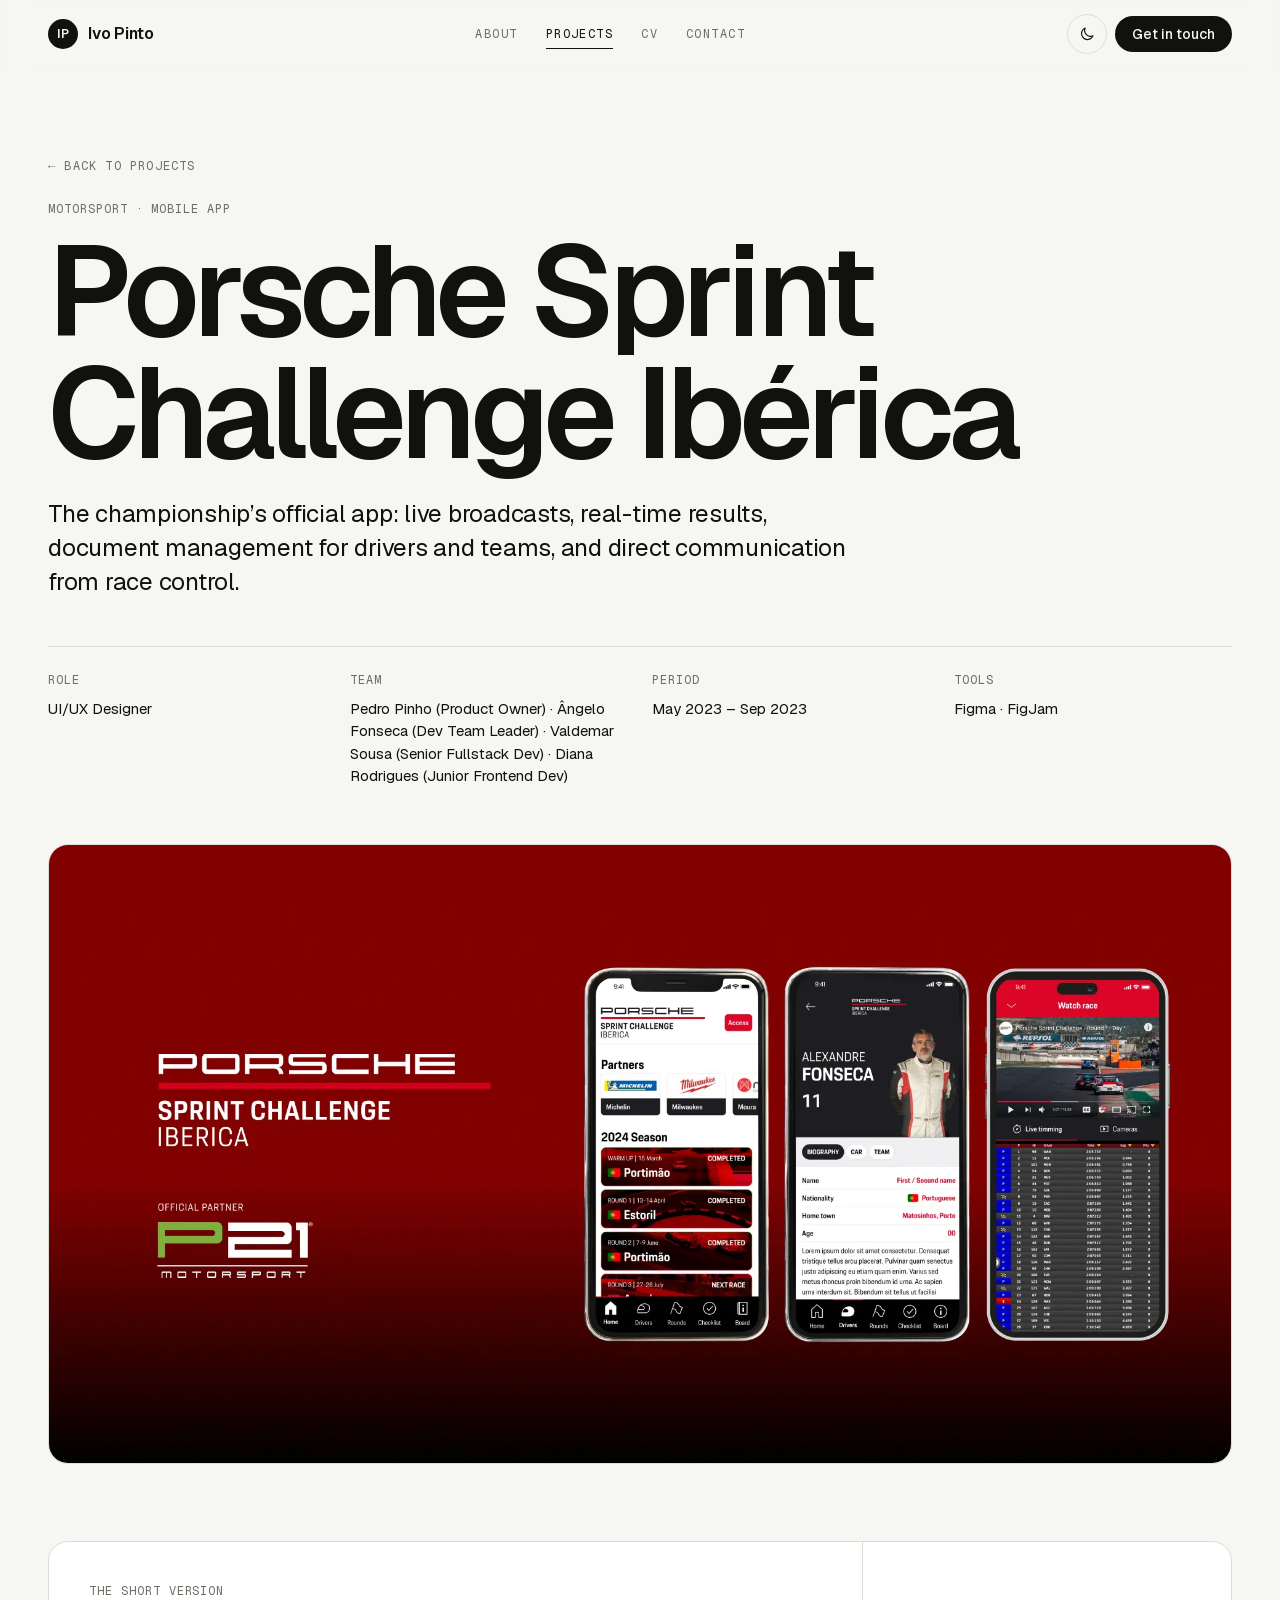
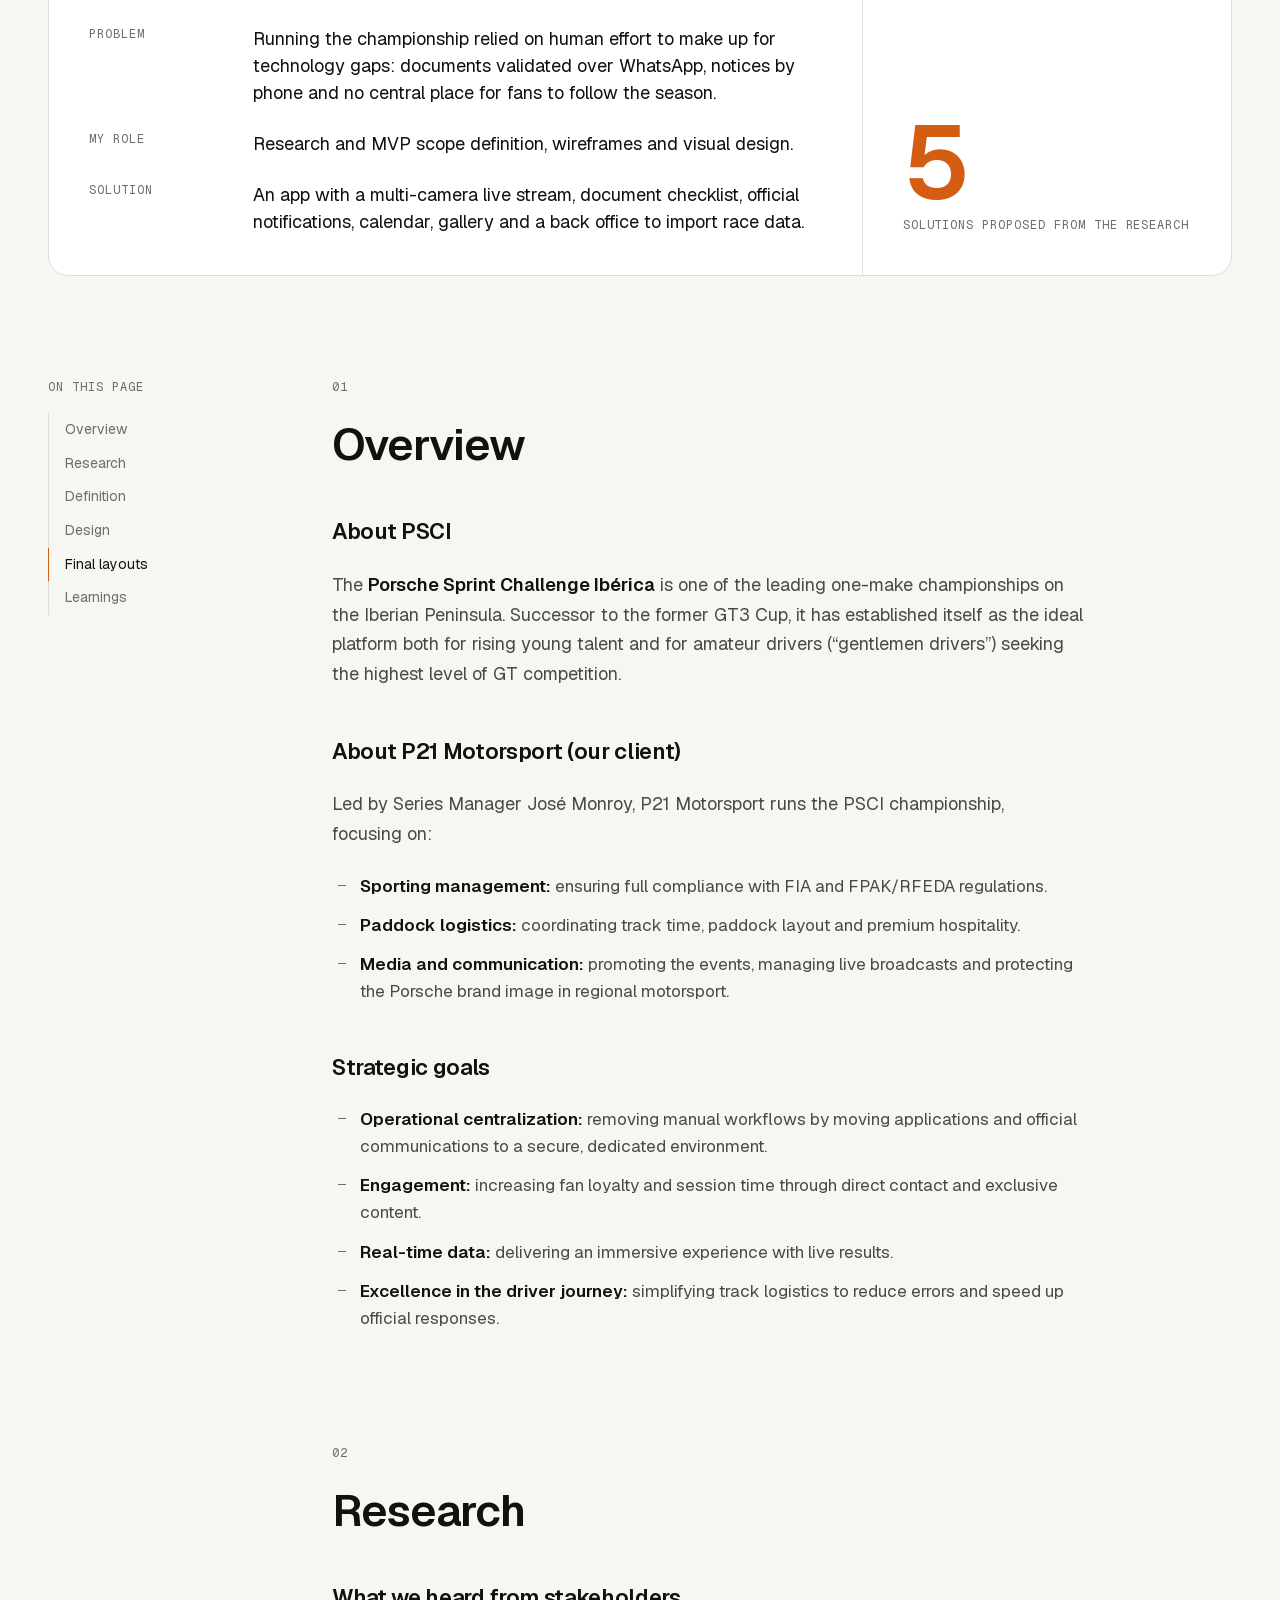
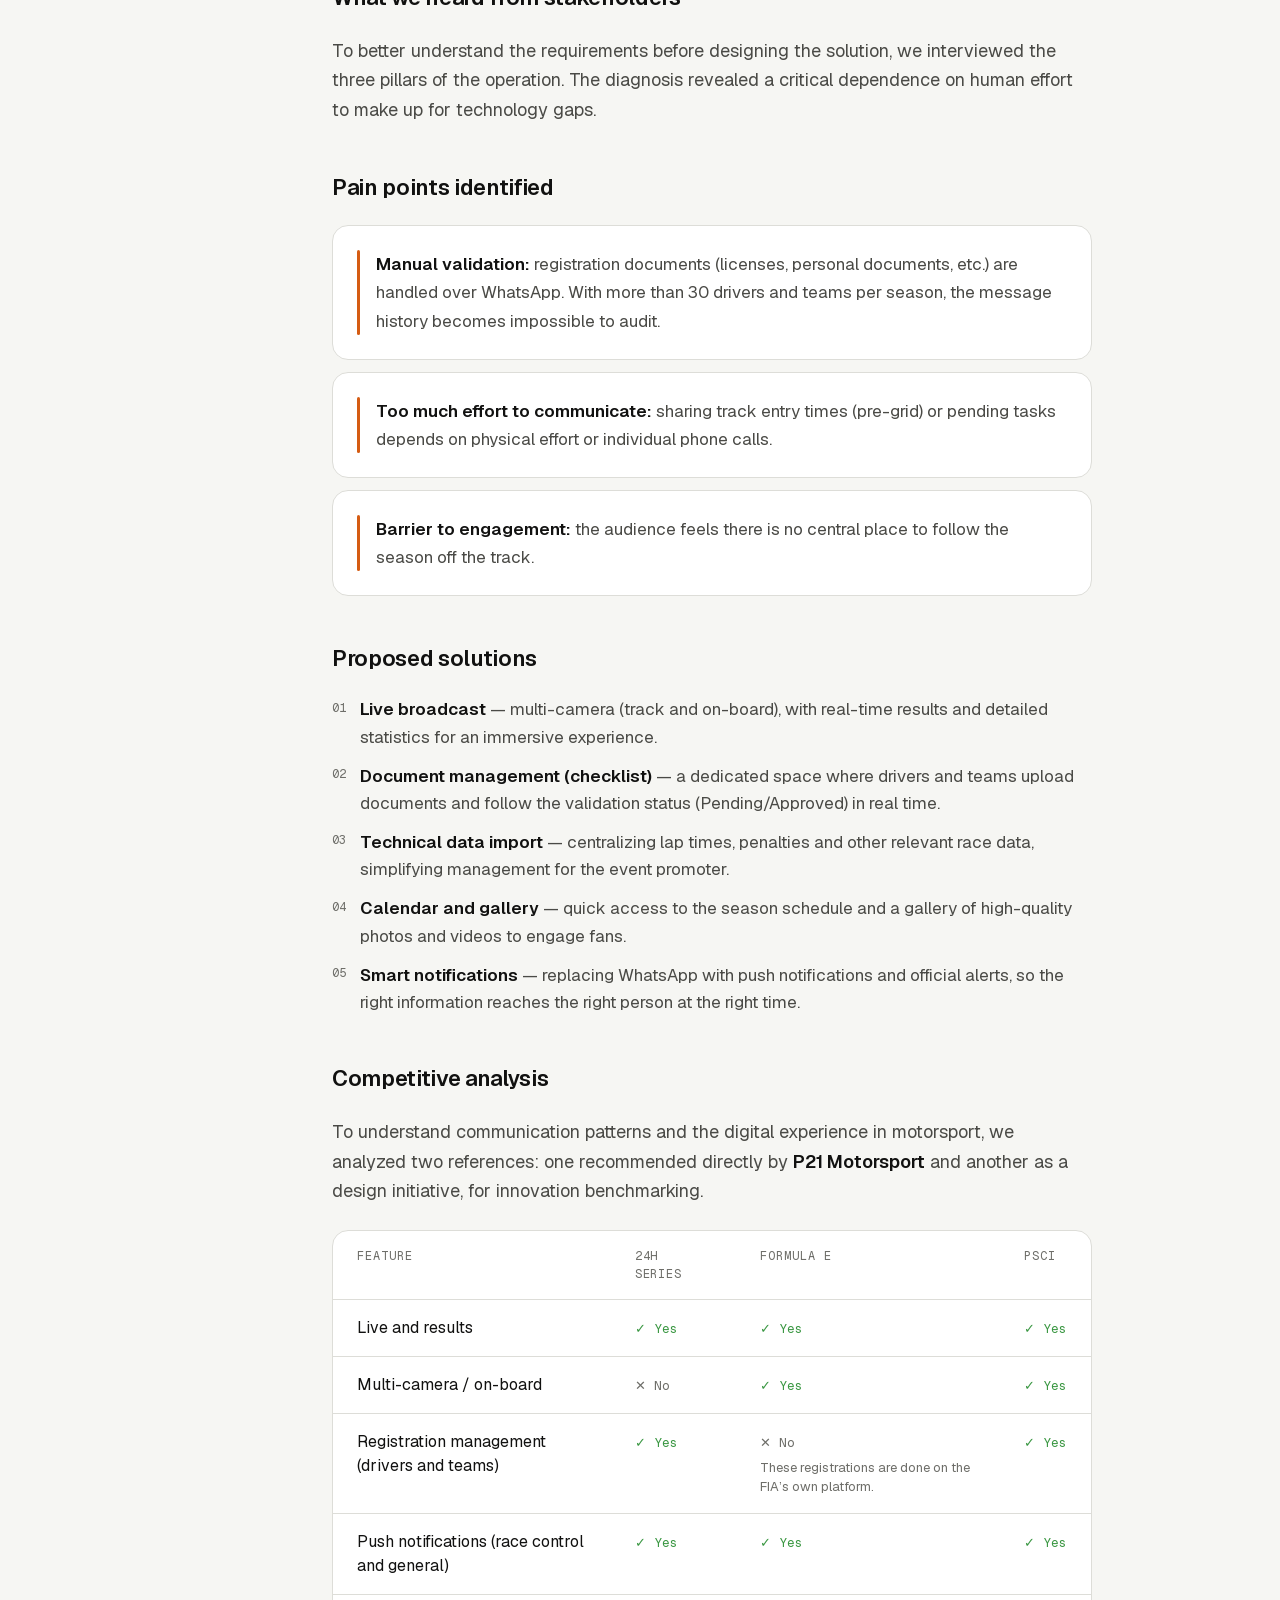
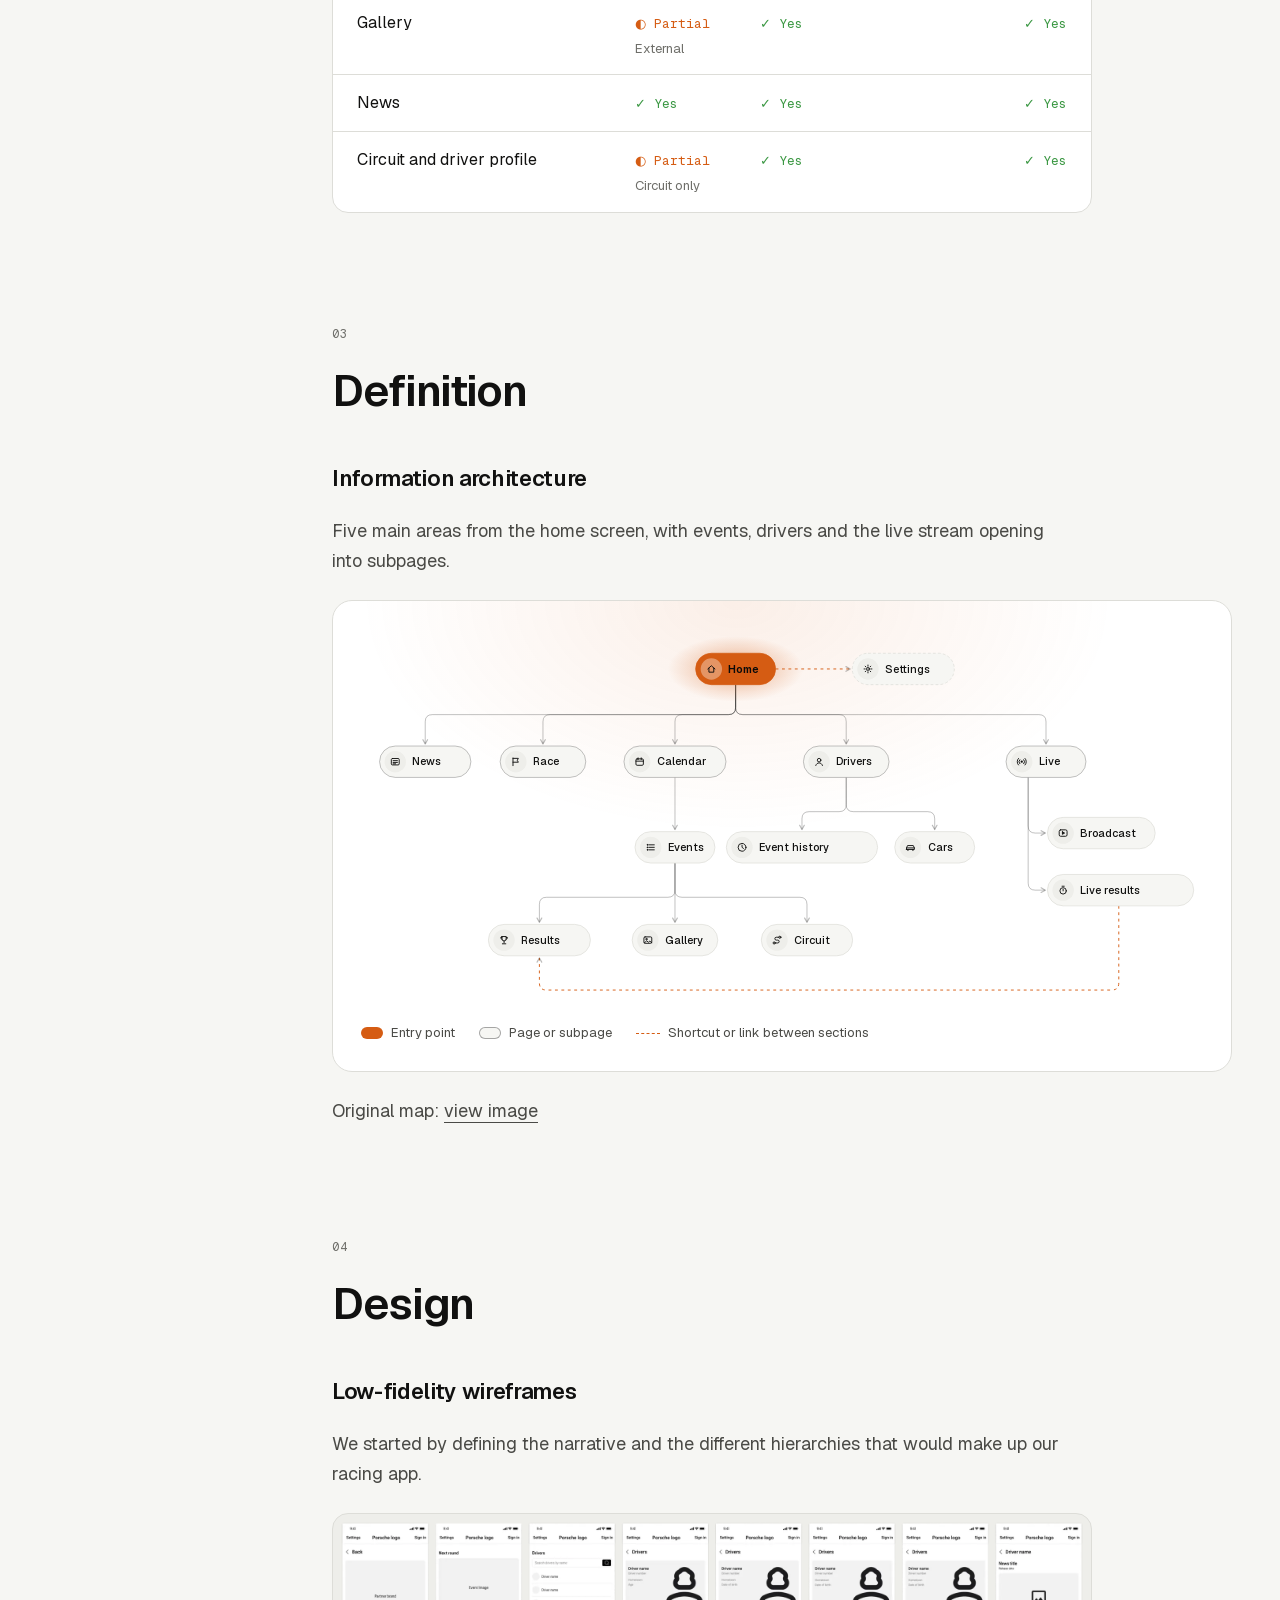
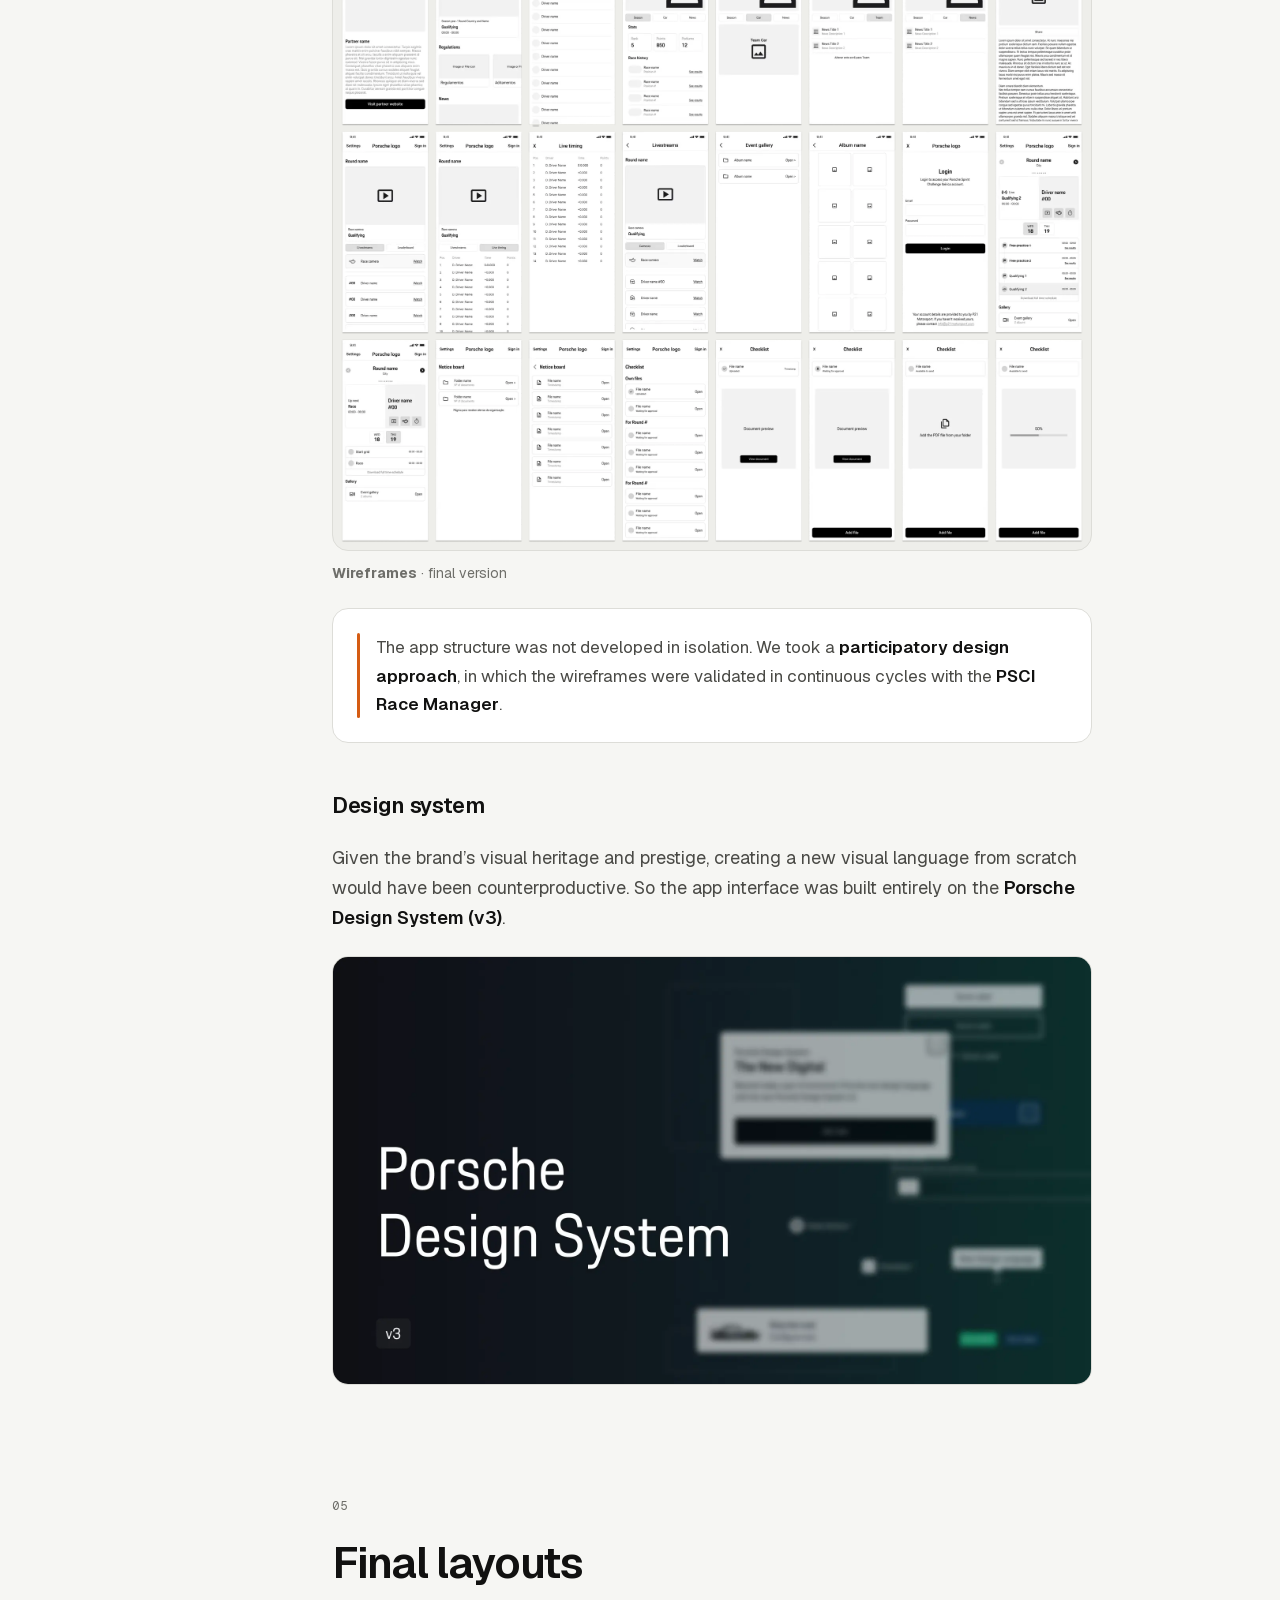
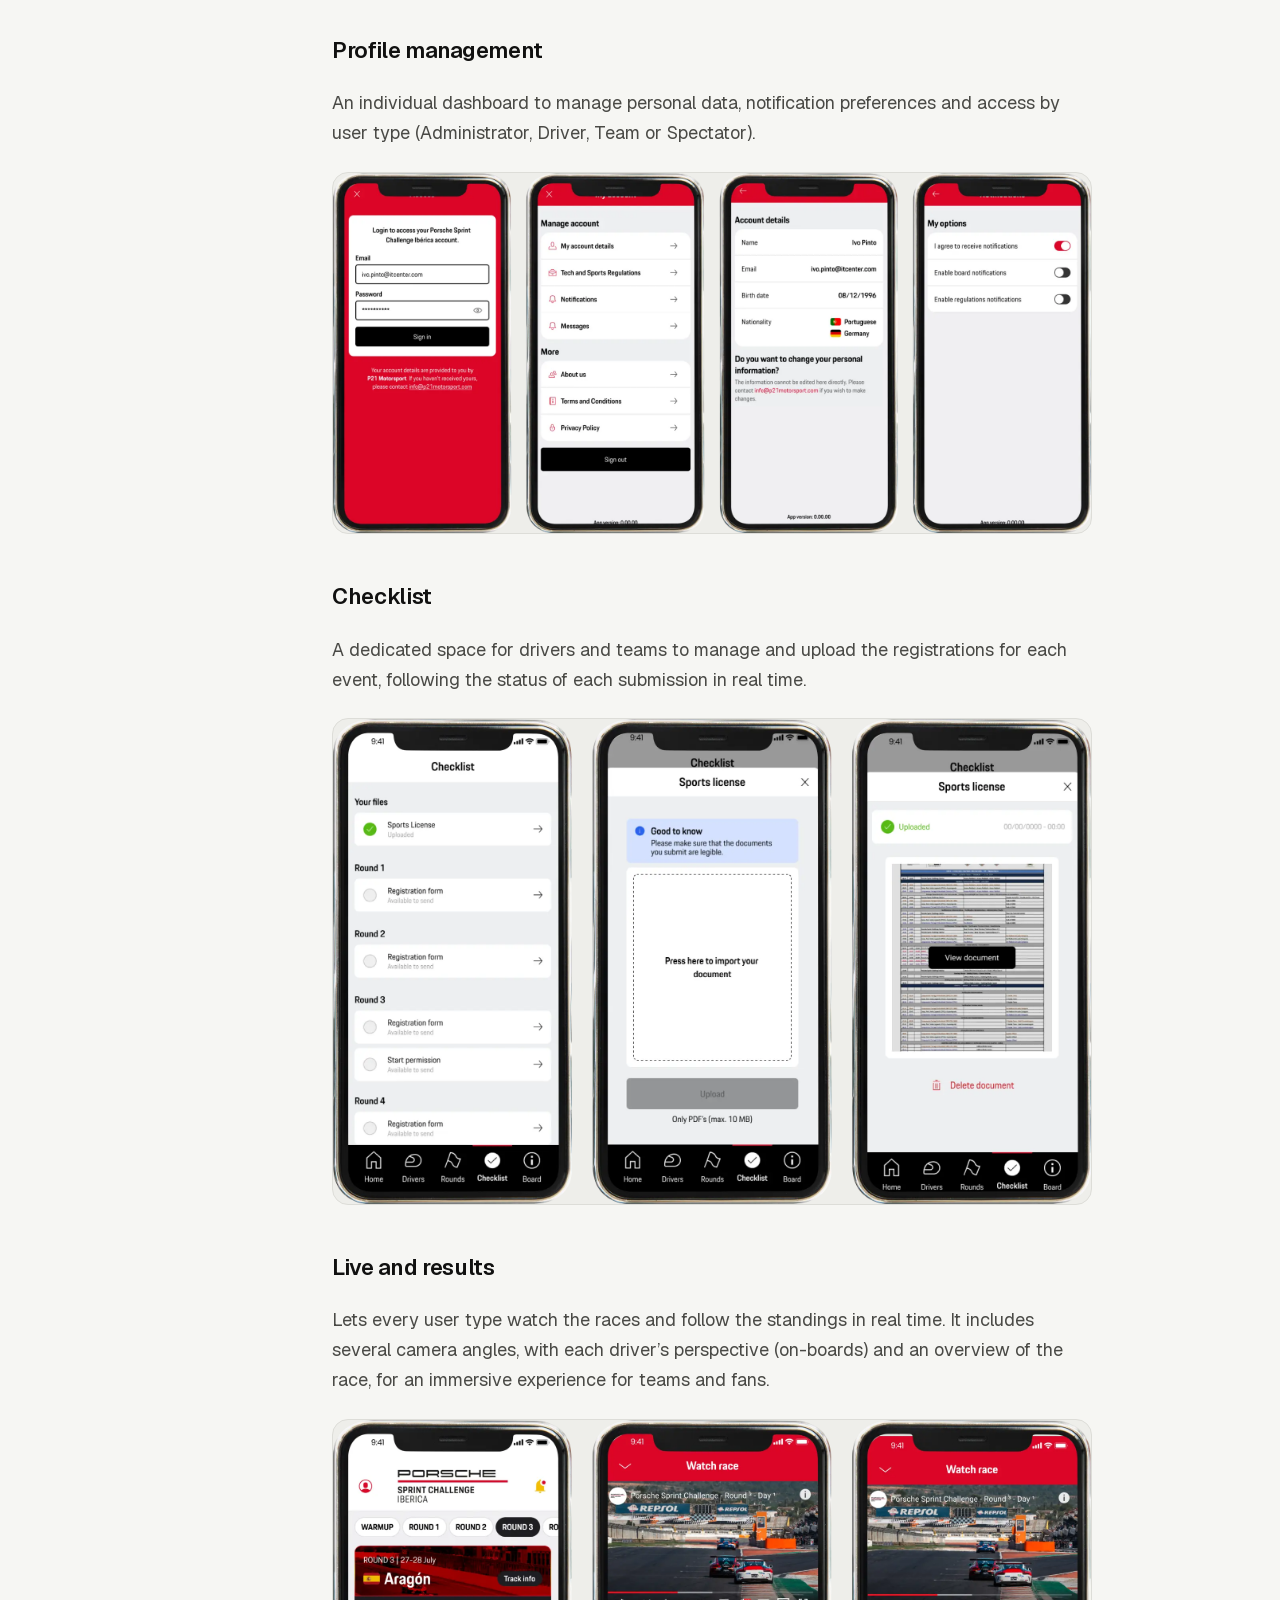
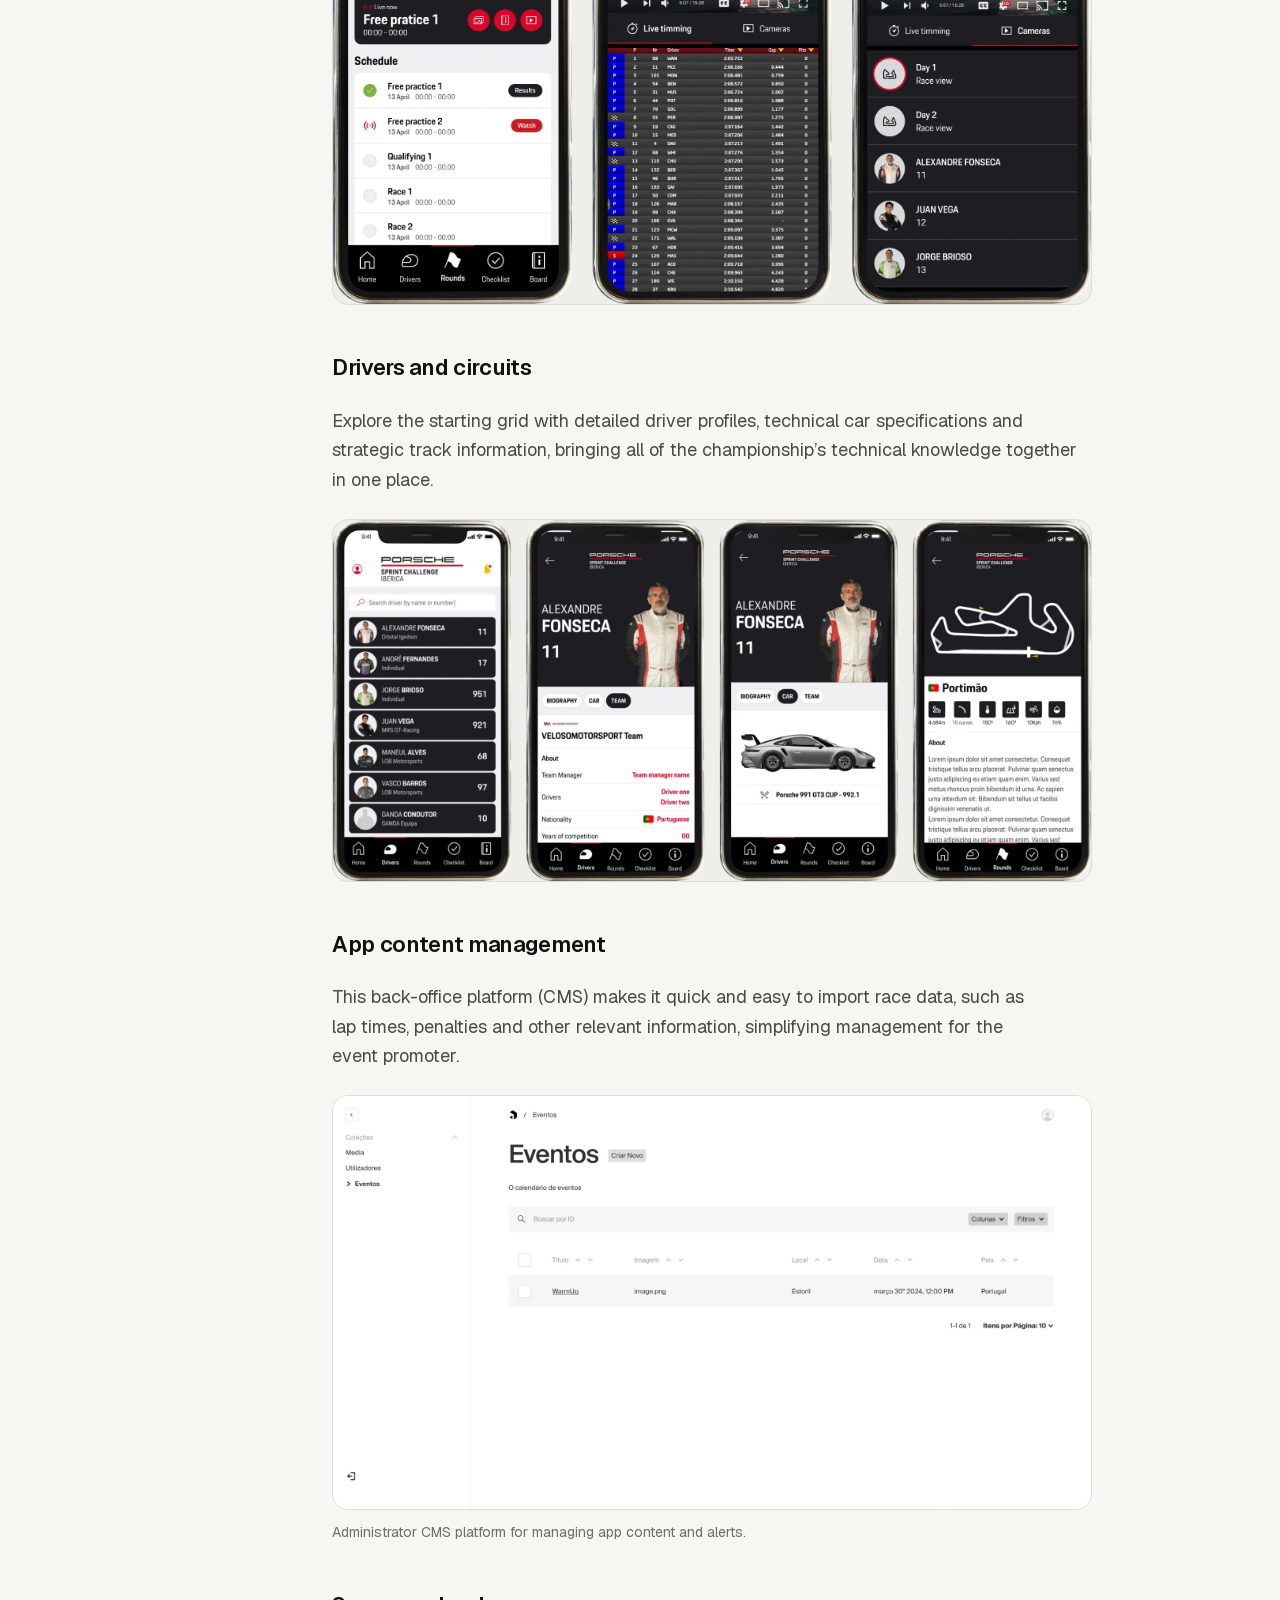
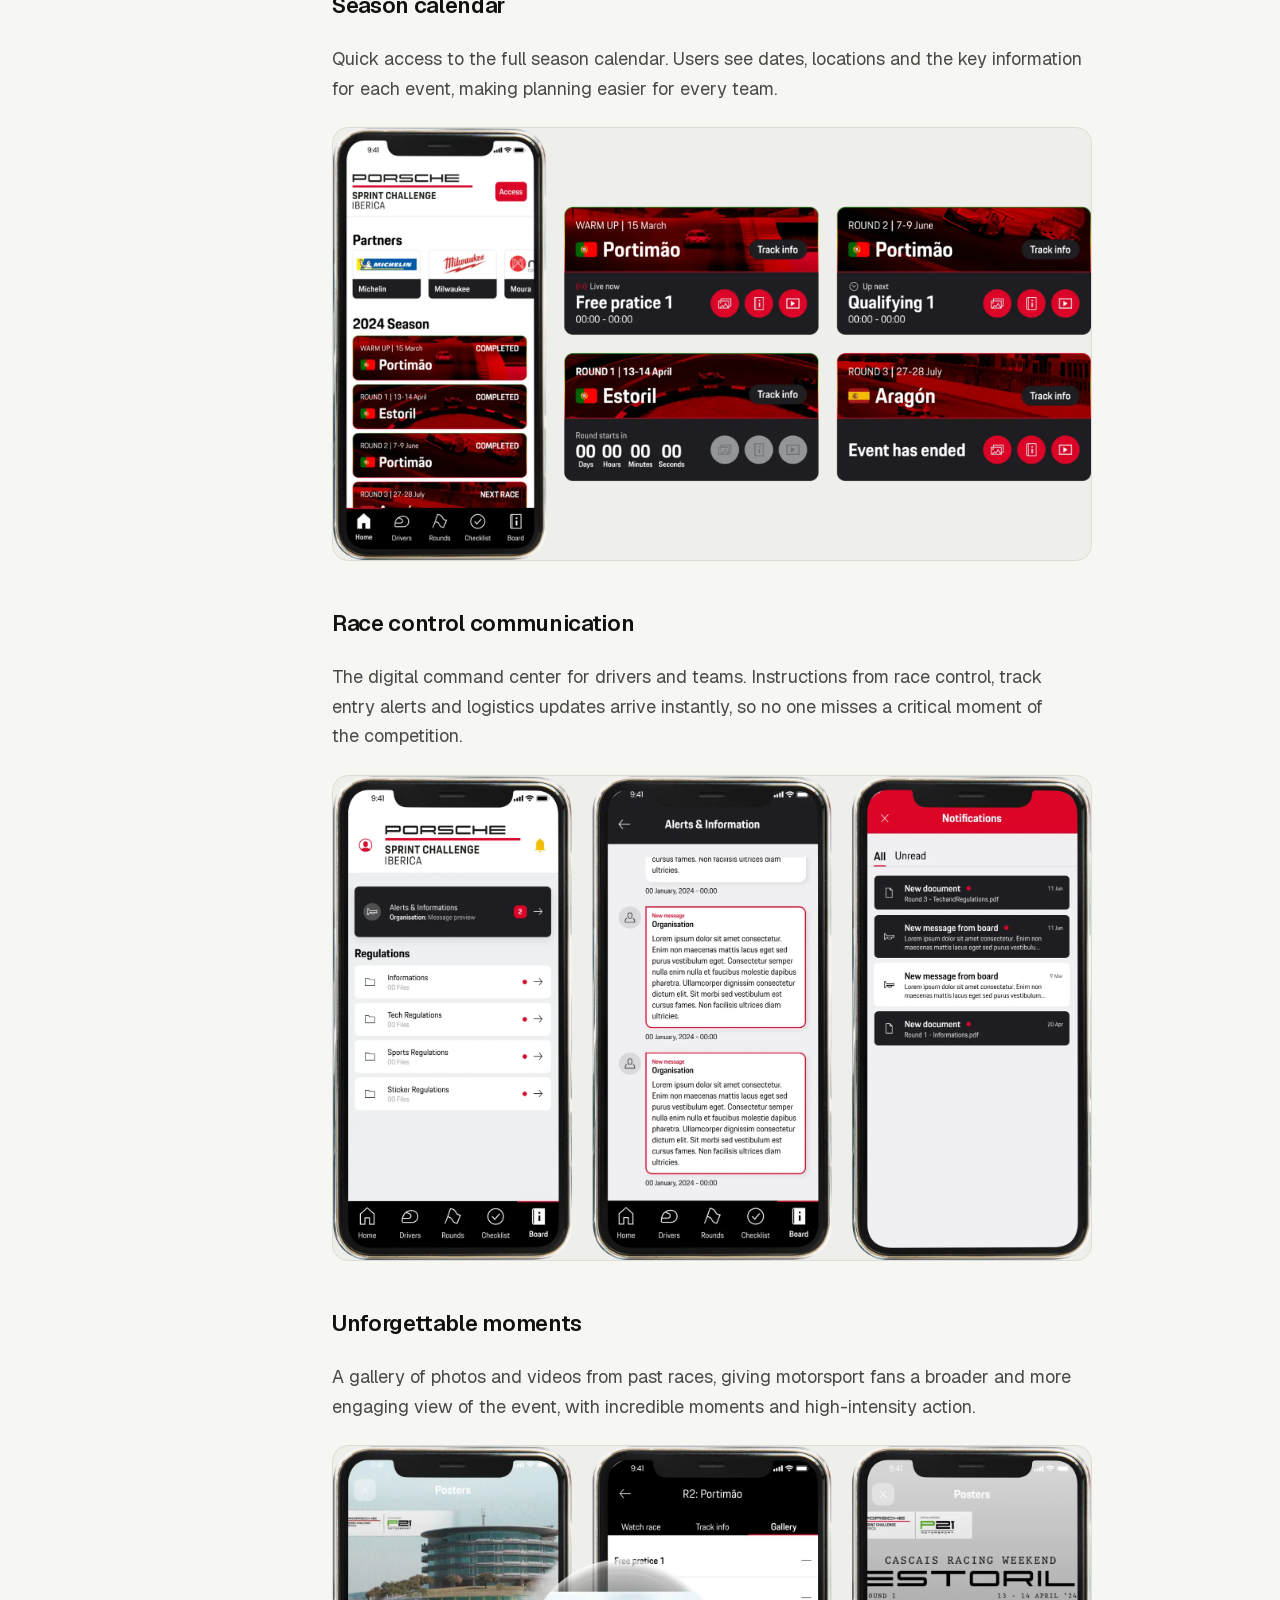
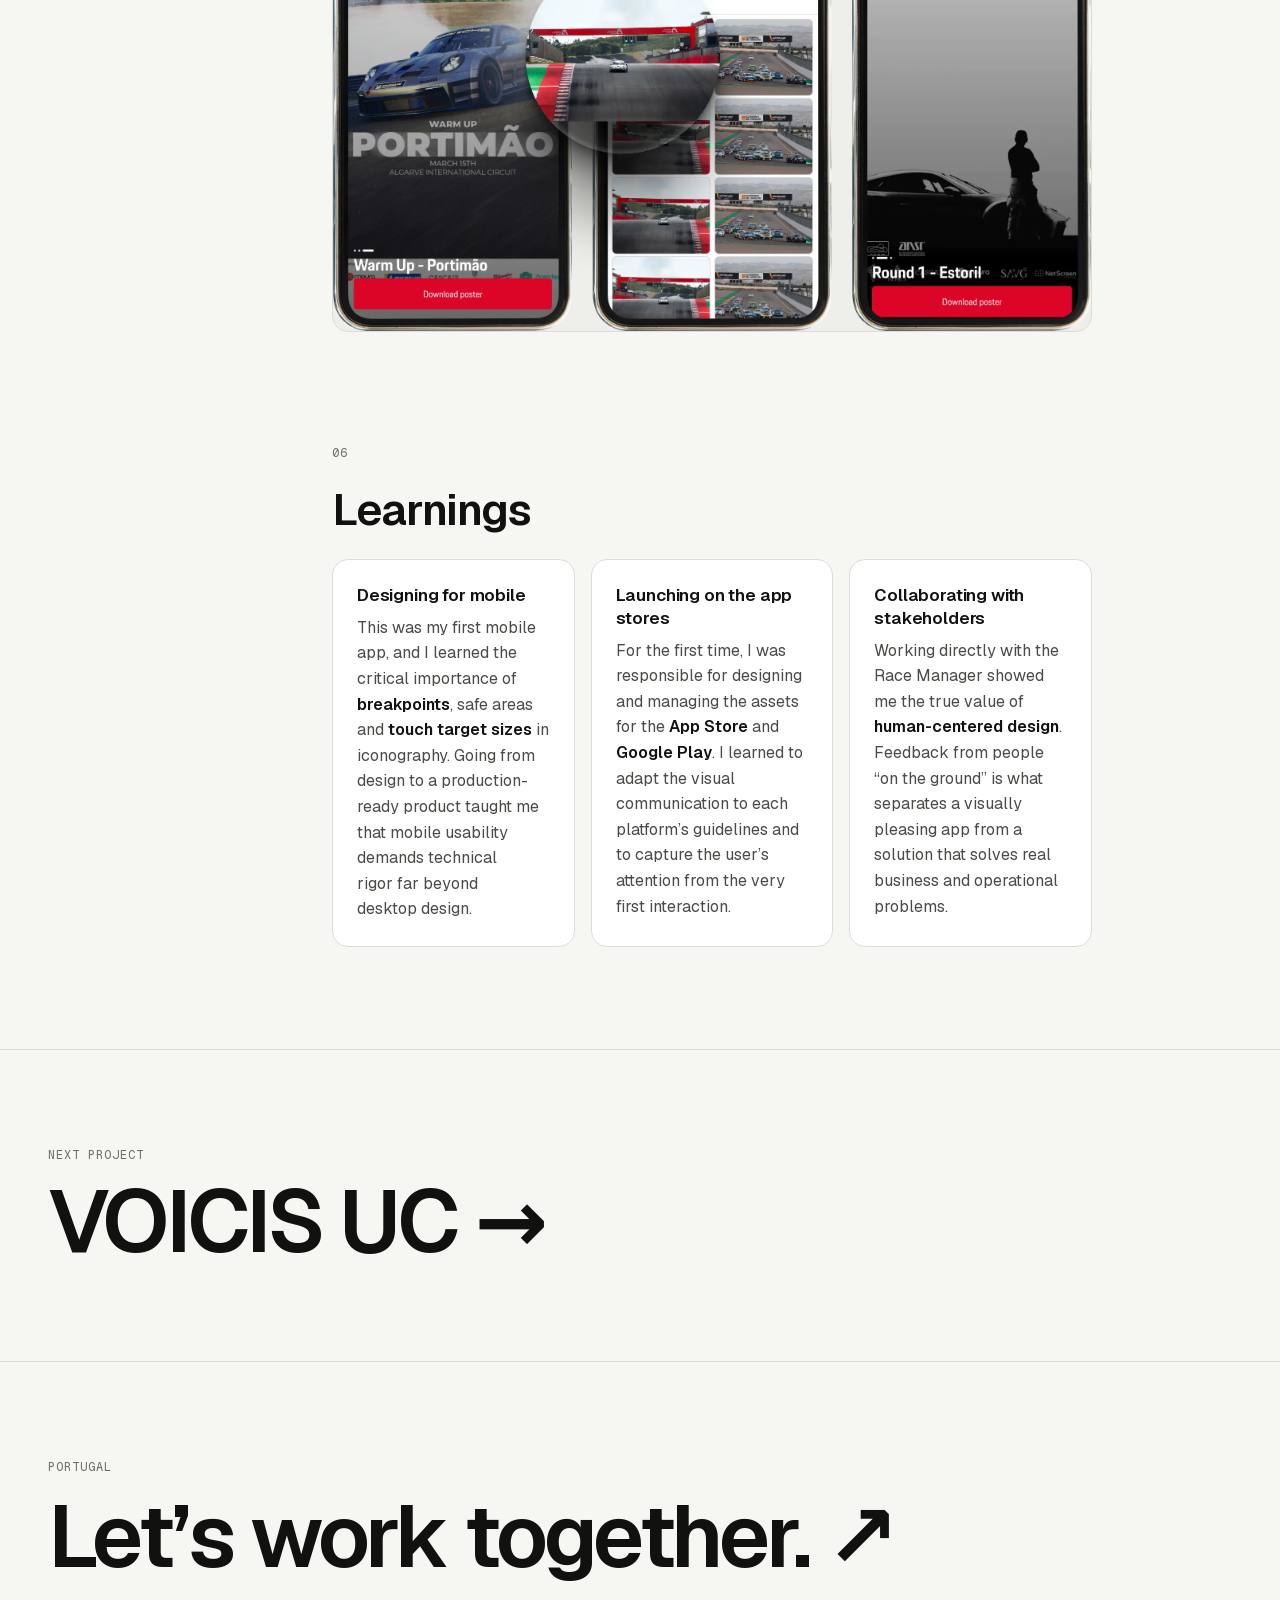
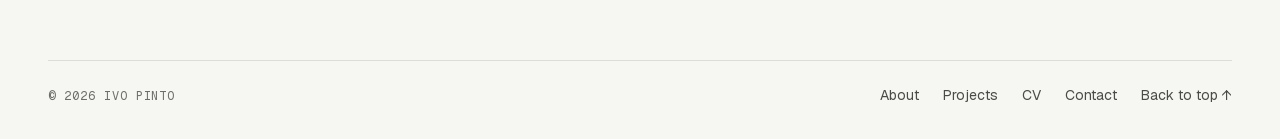
<file: projetos/porsche-sprint-challenge.html>
<!doctype html>
<html lang="en">
<head>
  <meta charset="utf-8">
  <meta name="viewport" content="width=device-width, initial-scale=1">
  <title>Porsche Sprint Challenge Ibérica — Case study · Ivo Pinto</title>
  <meta name="description" content="The official Porsche Sprint Challenge Ibérica app: multi-camera live stream, real-time results, document checklist and race control communication.">
  <meta name="theme-color" content="#0A0A0A" media="(prefers-color-scheme: dark)">
  <meta name="theme-color" content="#F6F6F3" media="(prefers-color-scheme: light)">
  <meta property="og:title" content="Porsche Sprint Challenge Ibérica — UX case study · Ivo Pinto">
  <meta property="og:description" content="The official Porsche Sprint Challenge Ibérica app: multi-camera live stream, real-time results, document checklist and race control communication.">
  <meta property="og:type" content="article">
  <meta property="og:image" content="../assets/img/porsche/01-capa.webp">
  <link rel="icon" href="../assets/img/favicon.svg" type="image/svg+xml">
  <link rel="preload" href="../assets/fonts/geist-latin.woff2" as="font" type="font/woff2" crossorigin>
  <script>
    document.documentElement.classList.add("js");
    try { var t = localStorage.getItem("theme"); if (t) document.documentElement.setAttribute("data-theme", t); } catch (e) {}
  </script>
  <link rel="stylesheet" href="../assets/css/style.css">
</head>
<body>
  <a class="skip-link" href="#conteudo">Skip to content</a>
  <div class="progress" aria-hidden="true"></div>

  <header class="site-header">
    <nav class="nav container" aria-label="Main">
      <a class="brand" href="../index.html" aria-label="Ivo Pinto — home">
        <span class="brand__mark" aria-hidden="true">IP</span>
        <span>Ivo Pinto</span>
      </a>
      <ul class="nav__links" id="menu">
        <li><a href="../index.html#sobre">About</a></li>
        <li><a href="../projetos.html" aria-current="page">Projects</a></li>
        <li><a href="../curriculo.html">CV</a></li>
        <li><a href="../index.html#contacto">Contact</a></li>
      </ul>
      <div class="nav__actions">
        <button class="btn btn--icon theme-toggle" type="button" aria-label="Toggle theme">
          <svg class="icon-sun" viewBox="0 0 24 24" fill="none" stroke="currentColor" stroke-width="1.6" stroke-linecap="round" aria-hidden="true"><circle cx="12" cy="12" r="4"/><path d="M12 2v2M12 20v2M4.9 4.9l1.4 1.4M17.7 17.7l1.4 1.4M2 12h2M20 12h2M4.9 19.1l1.4-1.4M17.7 6.3l1.4-1.4"/></svg>
          <svg class="icon-moon" viewBox="0 0 24 24" fill="none" stroke="currentColor" stroke-width="1.6" stroke-linecap="round" stroke-linejoin="round" aria-hidden="true"><path d="M20 14.5A8 8 0 0 1 9.5 4a8 8 0 1 0 10.5 10.5Z"/></svg>
        </button>
        <button class="btn btn--icon menu-toggle" type="button" aria-controls="menu" aria-expanded="false" aria-label="Open menu">
          <svg viewBox="0 0 24 24" fill="none" stroke="currentColor" stroke-width="1.6" stroke-linecap="round" aria-hidden="true"><path d="M4 8h16M4 16h16"/></svg>
        </button>
        <a class="btn btn--primary btn--sm nav__cta" href="../index.html#contacto">Get in touch</a>
      </div>
    </nav>
  </header>

  <main id="conteudo">
    <article>
      <header class="cs-hero">
        <div class="container">
          <div class="cs-hero__inner">
            <a class="back-link" href="../projetos.html"><span aria-hidden="true">←</span> Back to projects</a>
            <div>
              <p class="eyebrow">Motorsport · Mobile app</p>
              <h1 class="cs-title">Porsche Sprint Challenge Ibérica</h1>
            </div>
            <p class="lead">The championship’s official app: live broadcasts, real-time results, document management for drivers and teams, and direct communication from race control.</p>
          </div>

          <dl class="cs-meta">
            <div><dt>Role</dt><dd>UI/UX Designer</dd></div>
            <div><dt>Team</dt><dd>Pedro Pinho (Product Owner) · Ângelo Fonseca (Dev Team Leader) · Valdemar Sousa (Senior Fullstack Dev) · Diana Rodrigues (Junior Frontend Dev)</dd></div>
            <div><dt>Period</dt><dd>May 2023 – Sep 2023</dd></div>
            <div><dt>Tools</dt><dd>Figma · FigJam</dd></div>
          </dl>

          <figure class="cs-cover reveal">
            <img src="../assets/img/porsche/01-capa.webp" width="1920" height="1005" fetchpriority="high"
                 alt="Cover: Porsche Sprint Challenge Ibérica and P21 Motorsport logos on a red background, with three app screens.">
          </figure>

          <section class="summary reveal" aria-labelledby="resumo-title">
            <div class="summary__main">
              <h2 class="eyebrow" id="resumo-title">The short version</h2>
              <div class="summary__row">
                <span class="label">Problem</span>
                <p>Running the championship relied on human effort to make up for technology gaps: documents validated over WhatsApp, notices by phone and no central place for fans to follow the season.</p>
              </div>
              <div class="summary__row">
                <span class="label">My role</span>
                <p>Research and MVP scope definition, wireframes and visual design.</p>
              </div>
              <div class="summary__row">
                <span class="label">Solution</span>
                <p>An app with a multi-camera live stream, document checklist, official notifications, calendar, gallery and a back office to import race data.</p>
              </div>
            </div>
            <div class="summary__side">
              <span class="summary__num">5</span>
              <span class="label">Solutions proposed from the research</span>
            </div>
          </section>
        </div>
      </header>

      <div class="container cs-layout">
        <nav class="toc" aria-label="On this page">
          <p class="eyebrow">On this page</p>
          <ol>
            <li><a href="#visao-geral">Overview</a></li>
            <li><a href="#pesquisa">Research</a></li>
            <li><a href="#definicao">Definition</a></li>
            <li><a href="#design">Design</a></li>
            <li><a href="#layouts">Final layouts</a></li>
            <li><a href="#aprendizagens">Learnings</a></li>
          </ol>
        </nav>

        <div class="cs-content">
          <section class="cs-section" id="visao-geral" aria-labelledby="visao-t">
            <span class="cs-section__num">01</span>
            <h2 id="visao-t">Overview</h2>
            <h3>About PSCI</h3>
            <p>The <strong>Porsche Sprint Challenge Ibérica</strong> is one of the leading one-make championships on the Iberian Peninsula. Successor to the former GT3 Cup, it has established itself as the ideal platform both for rising young talent and for amateur drivers (“gentlemen drivers”) seeking the highest level of GT competition.</p>
            <h3>About P21 Motorsport (our client)</h3>
            <p>Led by Series Manager José Monroy, P21 Motorsport runs the PSCI championship, focusing on:</p>
            <ul>
              <li><strong>Sporting management:</strong> ensuring full compliance with FIA and FPAK/RFEDA regulations.</li>
              <li><strong>Paddock logistics:</strong> coordinating track time, paddock layout and premium hospitality.</li>
              <li><strong>Media and communication:</strong> promoting the events, managing live broadcasts and protecting the Porsche brand image in regional motorsport.</li>
            </ul>
            <h3>Strategic goals</h3>
            <ul>
              <li><strong>Operational centralization:</strong> removing manual workflows by moving applications and official communications to a secure, dedicated environment.</li>
              <li><strong>Engagement:</strong> increasing fan loyalty and session time through direct contact and exclusive content.</li>
              <li><strong>Real-time data:</strong> delivering an immersive experience with live results.</li>
              <li><strong>Excellence in the driver journey:</strong> simplifying track logistics to reduce errors and speed up official responses.</li>
            </ul>
          </section>

          <section class="cs-section" id="pesquisa" aria-labelledby="pesquisa-t">
            <span class="cs-section__num">02</span>
            <h2 id="pesquisa-t">Research</h2>
            <h3>What we heard from stakeholders</h3>
            <p>To better understand the requirements before designing the solution, we interviewed the three pillars of the operation. The diagnosis revealed a critical dependence on human effort to make up for technology gaps.</p>
            <h3>Pain points identified</h3>
            <div class="callout-list reveal">
              <div class="callout"><p><strong>Manual validation:</strong> registration documents (licenses, personal documents, etc.) are handled over WhatsApp. With more than 30 drivers and teams per season, the message history becomes impossible to audit.</p></div>
              <div class="callout"><p><strong>Too much effort to communicate:</strong> sharing track entry times (pre-grid) or pending tasks depends on physical effort or individual phone calls.</p></div>
              <div class="callout"><p><strong>Barrier to engagement:</strong> the audience feels there is no central place to follow the season off the track.</p></div>
            </div>
            <h3>Proposed solutions</h3>
            <ol>
              <li><strong>Live broadcast</strong> — multi-camera (track and on-board), with real-time results and detailed statistics for an immersive experience.</li>
              <li><strong>Document management (checklist)</strong> — a dedicated space where drivers and teams upload documents and follow the validation status (Pending/Approved) in real time.</li>
              <li><strong>Technical data import</strong> — centralizing lap times, penalties and other relevant race data, simplifying management for the event promoter.</li>
              <li><strong>Calendar and gallery</strong> — quick access to the season schedule and a gallery of high-quality photos and videos to engage fans.</li>
              <li><strong>Smart notifications</strong> — replacing WhatsApp with push notifications and official alerts, so the right information reaches the right person at the right time.</li>
            </ol>

            <h3>Competitive analysis</h3>
            <p>To understand communication patterns and the digital experience in motorsport, we analyzed two references: one recommended directly by <strong>P21 Motorsport</strong> and another as a design initiative, for innovation benchmarking.</p>
            <div class="table-wrap reveal">
              <table class="table">
                <thead><tr><th scope="col">Feature</th><th scope="col">24H Series</th><th scope="col">Formula E</th><th scope="col">PSCI</th></tr></thead>
                <tbody>
                  <tr><td data-label="Feature">Live and results</td><td data-label="24H Series"><span class="yes">✓ Yes</span></td><td data-label="Formula E"><span class="yes">✓ Yes</span></td><td data-label="PSCI"><span class="yes">✓ Yes</span></td></tr>
                  <tr><td data-label="Feature">Multi-camera / on-board</td><td data-label="24H Series"><span class="no">✕ No</span></td><td data-label="Formula E"><span class="yes">✓ Yes</span></td><td data-label="PSCI"><span class="yes">✓ Yes</span></td></tr>
                  <tr><td data-label="Feature">Registration management (drivers and teams)</td><td data-label="24H Series"><span class="yes">✓ Yes</span></td><td data-label="Formula E"><span class="no">✕ No</span><small>These registrations are done on the FIA’s own platform.</small></td><td data-label="PSCI"><span class="yes">✓ Yes</span></td></tr>
                  <tr><td data-label="Feature">Push notifications (race control and general)</td><td data-label="24H Series"><span class="yes">✓ Yes</span></td><td data-label="Formula E"><span class="yes">✓ Yes</span></td><td data-label="PSCI"><span class="yes">✓ Yes</span></td></tr>
                  <tr><td data-label="Feature">Gallery</td><td data-label="24H Series"><span class="part">◐ Partial</span><small>External</small></td><td data-label="Formula E"><span class="yes">✓ Yes</span></td><td data-label="PSCI"><span class="yes">✓ Yes</span></td></tr>
                  <tr><td data-label="Feature">News</td><td data-label="24H Series"><span class="yes">✓ Yes</span></td><td data-label="Formula E"><span class="yes">✓ Yes</span></td><td data-label="PSCI"><span class="yes">✓ Yes</span></td></tr>
                  <tr><td data-label="Feature">Circuit and driver profile</td><td data-label="24H Series"><span class="part">◐ Partial</span><small>Circuit only</small></td><td data-label="Formula E"><span class="yes">✓ Yes</span></td><td data-label="PSCI"><span class="yes">✓ Yes</span></td></tr>
                </tbody>
              </table>
            </div>
          </section>

          <section class="cs-section cs-section--wide" id="definicao" aria-labelledby="definicao-t">
            <span class="cs-section__num">03</span>
            <h2 id="definicao-t">Definition</h2>
            <h3>Information architecture</h3>
            <p>Five main areas from the home screen, with events, drivers and the live stream opening into subpages.</p>
            <figure class="flowmap reveal" aria-labelledby="ia-psci-t">
              <figcaption class="sr-only" id="ia-psci-t">Information architecture of the PSCI app</figcaption>
              <svg class="flowmap__svg flowmap__svg--wide" viewBox="0 0 1180 530" role="presentation" aria-hidden="true" focusable="false">
<defs><marker id="fm-arrow" viewBox="0 0 8 8" refX="6" refY="4" markerWidth="8" markerHeight="8" orient="auto-start-reverse"><path d="M1.5 1.5 6 4 1.5 6.5" fill="none" stroke="currentColor" stroke-width="1.3" stroke-linecap="round" stroke-linejoin="round"/></marker><radialGradient id="fm-glow"><stop offset="0" stop-color="var(--accent)" stop-opacity=".45"/><stop offset="1" stop-color="var(--accent)" stop-opacity="0"/></radialGradient></defs>
<path class="fm-edge fm-edge--solid" d="M525 78.0V110Q525 120 515 120H100Q90 120 90 130V161.0" marker-end="url(#fm-arrow)"/>
<path class="fm-edge fm-edge--solid" d="M525 78.0V110Q525 120 515 120H265Q255 120 255 130V161.0" marker-end="url(#fm-arrow)"/>
<path class="fm-edge fm-edge--solid" d="M525 78.0V110Q525 120 515 120H450Q440 120 440 130V161.0" marker-end="url(#fm-arrow)"/>
<path class="fm-edge fm-edge--solid" d="M525 78.0V110Q525 120 535 120H670Q680 120 680 130V161.0" marker-end="url(#fm-arrow)"/>
<path class="fm-edge fm-edge--solid" d="M525 78.0V110Q525 120 535 120H950Q960 120 960 130V161.0" marker-end="url(#fm-arrow)"/>
<path class="fm-edge fm-edge--solid" d="M440 208.0V281.0" marker-end="url(#fm-arrow)"/>
<path class="fm-edge fm-edge--solid" d="M680 208.0V246Q680 256 670 256H628Q618 256 618 266V281.0" marker-end="url(#fm-arrow)"/>
<path class="fm-edge fm-edge--solid" d="M680 208.0V246Q680 256 690 256H794Q804 256 804 266V281.0" marker-end="url(#fm-arrow)"/>
<path class="fm-edge fm-edge--solid" d="M440 328.0V366Q440 376 430 376H260Q250 376 250 386V411.0" marker-end="url(#fm-arrow)"/>
<path class="fm-edge fm-edge--solid" d="M440 328.0V411.0" marker-end="url(#fm-arrow)"/>
<path class="fm-edge fm-edge--solid" d="M440 328.0V366Q440 376 450 376H615Q625 376 625 386V411.0" marker-end="url(#fm-arrow)"/>
<path class="fm-edge fm-edge--solid" d="M935 208.0V276Q935 286 945 286H959" marker-end="url(#fm-arrow)"/>
<path class="fm-edge fm-edge--solid" d="M935 208.0V356Q935 366 945 366H959" marker-end="url(#fm-arrow)"/>
<path class="fm-edge fm-edge--dash" d="M581.0 56H685.5" marker-end="url(#fm-arrow)"/>
<path class="fm-edge fm-edge--dash" d="M1062 388.0V496Q1062 506 1052 506H260Q250 506 250 496V461.0" marker-end="url(#fm-arrow)"/>
<ellipse cx="525" cy="56" rx="95" ry="46" fill="url(#fm-glow)"/>
<g class="fm-node fm-node--root">
<rect x="469.0" y="34.0" width="112" height="44" rx="22"/>
<circle class="fm-ico-bg" cx="491.0" cy="56" r="15"/>
<g class="fm-ico" transform="translate(483.0 48)"><path d="M3 8 8 3.5 13 8M4.6 7v5.5h6.8V7"/></g>
<text x="515.0" y="61">Home</text>
</g>
<g class="fm-node fm-node--aside">
<rect x="688.5" y="34.0" width="143" height="44" rx="22"/>
<circle class="fm-ico-bg" cx="710.5" cy="56" r="15"/>
<g class="fm-ico" transform="translate(702.5 48)"><circle cx="8" cy="8" r="2"/><path d="M8 2.5v1.6M8 11.9v1.6M2.5 8h1.6M11.9 8h1.6M4.1 4.1l1.1 1.1M10.8 10.8l1.1 1.1M4.1 11.9l1.1-1.1M10.8 5.2l1.1-1.1"/></g>
<text x="734.5" y="61">Settings</text>
</g>
<g class="fm-node fm-node--main">
<rect x="26.0" y="164.0" width="128" height="44" rx="22"/>
<circle class="fm-ico-bg" cx="48.0" cy="186" r="15"/>
<g class="fm-ico" transform="translate(40.0 178)"><rect x="2.5" y="3.5" width="11" height="9" rx="1.5"/><path d="M5 6.5h6M5 9h6M5 11h3.5"/></g>
<text x="72.0" y="191">News</text>
</g>
<g class="fm-node fm-node--main">
<rect x="195.0" y="164.0" width="120" height="44" rx="22"/>
<circle class="fm-ico-bg" cx="217.0" cy="186" r="15"/>
<g class="fm-ico" transform="translate(209.0 178)"><path d="M4 13.5V2.8M4 3.3h7.5L10 6l1.5 2.7H4"/></g>
<text x="241.0" y="191">Race</text>
</g>
<g class="fm-node fm-node--main">
<rect x="368.5" y="164.0" width="143" height="44" rx="22"/>
<circle class="fm-ico-bg" cx="390.5" cy="186" r="15"/>
<g class="fm-ico" transform="translate(382.5 178)"><rect x="2.8" y="4" width="10.4" height="9" rx="1.6"/><path d="M2.8 7.2h10.4M5.8 2.6V5M10.2 2.6V5"/></g>
<text x="414.5" y="191">Calendar</text>
</g>
<g class="fm-node fm-node--main">
<rect x="620.0" y="164.0" width="120" height="44" rx="22"/>
<circle class="fm-ico-bg" cx="642.0" cy="186" r="15"/>
<g class="fm-ico" transform="translate(634.0 178)"><circle cx="8" cy="5.8" r="2.5"/><path d="M3.3 13.3c.8-2.4 2.6-3.6 4.7-3.6s3.9 1.2 4.7 3.6"/></g>
<text x="666.0" y="191">Drivers</text>
</g>
<g class="fm-node fm-node--main">
<rect x="904.0" y="164.0" width="112" height="44" rx="22"/>
<circle class="fm-ico-bg" cx="926.0" cy="186" r="15"/>
<g class="fm-ico" transform="translate(918.0 178)"><circle cx="8" cy="8" r="1.6" fill="currentColor" stroke="none"/><path d="M5.2 5.2a4 4 0 0 0 0 5.6M10.8 5.2a4 4 0 0 1 0 5.6M3.4 3.4a6.5 6.5 0 0 0 0 9.2M12.6 3.4a6.5 6.5 0 0 1 0 9.2"/></g>
<text x="950.0" y="191">Live</text>
</g>
<g class="fm-node fm-node--sub">
<rect x="384.0" y="284.0" width="112" height="44" rx="22"/>
<circle class="fm-ico-bg" cx="406.0" cy="306" r="15"/>
<g class="fm-ico" transform="translate(398.0 298)"><path d="M6 4.5h7M6 8h7M6 11.5h7"/><circle cx="3.5" cy="4.5" r=".6" fill="currentColor"/><circle cx="3.5" cy="8" r=".6" fill="currentColor"/><circle cx="3.5" cy="11.5" r=".6" fill="currentColor"/></g>
<text x="430.0" y="311">Events</text>
</g>
<g class="fm-node fm-node--sub">
<rect x="512.0" y="284.0" width="212" height="44" rx="22"/>
<circle class="fm-ico-bg" cx="534.0" cy="306" r="15"/>
<g class="fm-ico" transform="translate(526.0 298)"><circle cx="8" cy="8" r="5.5"/><path d="M8 5v3l2 1.5"/></g>
<text x="558.0" y="311">Event history</text>
</g>
<g class="fm-node fm-node--sub">
<rect x="748.0" y="284.0" width="112" height="44" rx="22"/>
<circle class="fm-ico-bg" cx="770.0" cy="306" r="15"/>
<g class="fm-ico" transform="translate(762.0 298)"><path d="M2.5 11V8.8L4 5.5h8l1.5 3.3V11H2.5Z"/><path d="M4.5 11v1.6M11.5 11v1.6M2.5 8.8h11"/></g>
<text x="794.0" y="311">Cars</text>
</g>
<g class="fm-node fm-node--sub">
<rect x="962.0" y="264.0" width="151" height="44" rx="22"/>
<circle class="fm-ico-bg" cx="984.0" cy="286" r="15"/>
<g class="fm-ico" transform="translate(976.0 278)"><rect x="2.5" y="3.5" width="11" height="9" rx="2"/><path d="M7 6.2v3.6L10 8 7 6.2Z" fill="currentColor"/></g>
<text x="1008.0" y="291">Broadcast</text>
</g>
<g class="fm-node fm-node--sub">
<rect x="962.0" y="344.0" width="205" height="44" rx="22"/>
<circle class="fm-ico-bg" cx="984.0" cy="366" r="15"/>
<g class="fm-ico" transform="translate(976.0 358)"><circle cx="8" cy="9" r="4.5"/><path d="M8 9V6.6M6.5 2.5h3"/></g>
<text x="1008.0" y="371">Live results</text>
</g>
<g class="fm-node fm-node--sub">
<rect x="178.5" y="414.0" width="143" height="44" rx="22"/>
<circle class="fm-ico-bg" cx="200.5" cy="436" r="15"/>
<g class="fm-ico" transform="translate(192.5 428)"><path d="M5 3h6v3.2a3 3 0 0 1-6 0V3ZM8 9.3v2.4M5.6 13.2h4.8M5 4.3H3.3a1.8 1.8 0 0 0 1.9 2.4M11 4.3h1.7a1.8 1.8 0 0 1-1.9 2.4"/></g>
<text x="224.5" y="441">Results</text>
</g>
<g class="fm-node fm-node--sub">
<rect x="380.0" y="414.0" width="120" height="44" rx="22"/>
<circle class="fm-ico-bg" cx="402.0" cy="436" r="15"/>
<g class="fm-ico" transform="translate(394.0 428)"><rect x="2.5" y="3.5" width="11" height="9" rx="1.6"/><circle cx="6" cy="6.6" r="1"/><path d="m3 12 3.4-3 2.4 2 2-1.6 2.7 2.4"/></g>
<text x="426.0" y="441">Gallery</text>
</g>
<g class="fm-node fm-node--sub">
<rect x="561.0" y="414.0" width="128" height="44" rx="22"/>
<circle class="fm-ico-bg" cx="583.0" cy="436" r="15"/>
<g class="fm-ico" transform="translate(575.0 428)"><circle cx="4" cy="12" r="1.5"/><circle cx="12" cy="4" r="1.5"/><path d="M5.5 12H9a2 2 0 0 0 0-4H7a2 2 0 0 1 0-4h3.5"/></g>
<text x="607.0" y="441">Circuit</text>
</g>
</svg>
<svg class="flowmap__svg flowmap__svg--tall" viewBox="0 0 372 846" role="presentation" aria-hidden="true" focusable="false">
<defs><marker id="fm-arrow-v" viewBox="0 0 8 8" refX="6" refY="4" markerWidth="8" markerHeight="8" orient="auto-start-reverse"><path d="M1.5 1.5 6 4 1.5 6.5" fill="none" stroke="currentColor" stroke-width="1.3" stroke-linecap="round" stroke-linejoin="round"/></marker><radialGradient id="fm-glow-v"><stop offset="0" stop-color="var(--accent)" stop-opacity=".45"/><stop offset="1" stop-color="var(--accent)" stop-opacity="0"/></radialGradient></defs>
<path class="fm-edge fm-edge--solid" d="M30 52.0V78Q30 88 40 88H39" marker-end="url(#fm-arrow-v)"/>
<path class="fm-edge fm-edge--solid" d="M30 52.0V136Q30 146 40 146H39" marker-end="url(#fm-arrow-v)"/>
<path class="fm-edge fm-edge--solid" d="M30 52.0V194Q30 204 40 204H39" marker-end="url(#fm-arrow-v)"/>
<path class="fm-edge fm-edge--solid" d="M64 226.0V252Q64 262 74 262H73" marker-end="url(#fm-arrow-v)"/>
<path class="fm-edge fm-edge--solid" d="M98 284.0V310Q98 320 108 320H107" marker-end="url(#fm-arrow-v)"/>
<path class="fm-edge fm-edge--solid" d="M98 284.0V368Q98 378 108 378H107" marker-end="url(#fm-arrow-v)"/>
<path class="fm-edge fm-edge--solid" d="M98 284.0V426Q98 436 108 436H107" marker-end="url(#fm-arrow-v)"/>
<path class="fm-edge fm-edge--solid" d="M30 52.0V484Q30 494 40 494H39" marker-end="url(#fm-arrow-v)"/>
<path class="fm-edge fm-edge--solid" d="M64 516.0V542Q64 552 74 552H73" marker-end="url(#fm-arrow-v)"/>
<path class="fm-edge fm-edge--solid" d="M64 516.0V600Q64 610 74 610H73" marker-end="url(#fm-arrow-v)"/>
<path class="fm-edge fm-edge--solid" d="M30 52.0V658Q30 668 40 668H39" marker-end="url(#fm-arrow-v)"/>
<path class="fm-edge fm-edge--solid" d="M64 690.0V716Q64 726 74 726H73" marker-end="url(#fm-arrow-v)"/>
<path class="fm-edge fm-edge--solid" d="M64 690.0V774Q64 784 74 784H73" marker-end="url(#fm-arrow-v)"/>
<path class="fm-edge fm-edge--dash" d="M120 30H218" marker-end="url(#fm-arrow-v)"/>
<path class="fm-edge fm-edge--dash" d="M281 784H356Q366 784 366 774V330Q366 320 356 320H256" marker-end="url(#fm-arrow-v)"/>
<ellipse cx="64.0" cy="30" rx="90" ry="40" fill="url(#fm-glow-v)"/>
<g class="fm-node fm-node--root"><rect x="8" y="8.0" width="112" height="44" rx="22"/><circle class="fm-ico-bg" cx="30" cy="30" r="15"/><g class="fm-ico" transform="translate(22 22)"><path d="M3 8 8 3.5 13 8M4.6 7v5.5h6.8V7"/></g><text x="54" y="35">Home</text></g>
<g class="fm-node fm-node--main"><rect x="42" y="66.0" width="128" height="44" rx="22"/><circle class="fm-ico-bg" cx="64" cy="88" r="15"/><g class="fm-ico" transform="translate(56 80)"><rect x="2.5" y="3.5" width="11" height="9" rx="1.5"/><path d="M5 6.5h6M5 9h6M5 11h3.5"/></g><text x="88" y="93">News</text></g>
<g class="fm-node fm-node--main"><rect x="42" y="124.0" width="120" height="44" rx="22"/><circle class="fm-ico-bg" cx="64" cy="146" r="15"/><g class="fm-ico" transform="translate(56 138)"><path d="M4 13.5V2.8M4 3.3h7.5L10 6l1.5 2.7H4"/></g><text x="88" y="151">Race</text></g>
<g class="fm-node fm-node--main"><rect x="42" y="182.0" width="143" height="44" rx="22"/><circle class="fm-ico-bg" cx="64" cy="204" r="15"/><g class="fm-ico" transform="translate(56 196)"><rect x="2.8" y="4" width="10.4" height="9" rx="1.6"/><path d="M2.8 7.2h10.4M5.8 2.6V5M10.2 2.6V5"/></g><text x="88" y="209">Calendar</text></g>
<g class="fm-node fm-node--sub"><rect x="76" y="240.0" width="112" height="44" rx="22"/><circle class="fm-ico-bg" cx="98" cy="262" r="15"/><g class="fm-ico" transform="translate(90 254)"><path d="M6 4.5h7M6 8h7M6 11.5h7"/><circle cx="3.5" cy="4.5" r=".6" fill="currentColor"/><circle cx="3.5" cy="8" r=".6" fill="currentColor"/><circle cx="3.5" cy="11.5" r=".6" fill="currentColor"/></g><text x="122" y="267">Events</text></g>
<g class="fm-node fm-node--sub"><rect x="110" y="298.0" width="143" height="44" rx="22"/><circle class="fm-ico-bg" cx="132" cy="320" r="15"/><g class="fm-ico" transform="translate(124 312)"><path d="M5 3h6v3.2a3 3 0 0 1-6 0V3ZM8 9.3v2.4M5.6 13.2h4.8M5 4.3H3.3a1.8 1.8 0 0 0 1.9 2.4M11 4.3h1.7a1.8 1.8 0 0 1-1.9 2.4"/></g><text x="156" y="325">Results</text></g>
<g class="fm-node fm-node--sub"><rect x="110" y="356.0" width="120" height="44" rx="22"/><circle class="fm-ico-bg" cx="132" cy="378" r="15"/><g class="fm-ico" transform="translate(124 370)"><rect x="2.5" y="3.5" width="11" height="9" rx="1.6"/><circle cx="6" cy="6.6" r="1"/><path d="m3 12 3.4-3 2.4 2 2-1.6 2.7 2.4"/></g><text x="156" y="383">Gallery</text></g>
<g class="fm-node fm-node--sub"><rect x="110" y="414.0" width="128" height="44" rx="22"/><circle class="fm-ico-bg" cx="132" cy="436" r="15"/><g class="fm-ico" transform="translate(124 428)"><circle cx="4" cy="12" r="1.5"/><circle cx="12" cy="4" r="1.5"/><path d="M5.5 12H9a2 2 0 0 0 0-4H7a2 2 0 0 1 0-4h3.5"/></g><text x="156" y="441">Circuit</text></g>
<g class="fm-node fm-node--main"><rect x="42" y="472.0" width="120" height="44" rx="22"/><circle class="fm-ico-bg" cx="64" cy="494" r="15"/><g class="fm-ico" transform="translate(56 486)"><circle cx="8" cy="5.8" r="2.5"/><path d="M3.3 13.3c.8-2.4 2.6-3.6 4.7-3.6s3.9 1.2 4.7 3.6"/></g><text x="88" y="499">Drivers</text></g>
<g class="fm-node fm-node--sub"><rect x="76" y="530.0" width="212" height="44" rx="22"/><circle class="fm-ico-bg" cx="98" cy="552" r="15"/><g class="fm-ico" transform="translate(90 544)"><circle cx="8" cy="8" r="5.5"/><path d="M8 5v3l2 1.5"/></g><text x="122" y="557">Event history</text></g>
<g class="fm-node fm-node--sub"><rect x="76" y="588.0" width="112" height="44" rx="22"/><circle class="fm-ico-bg" cx="98" cy="610" r="15"/><g class="fm-ico" transform="translate(90 602)"><path d="M2.5 11V8.8L4 5.5h8l1.5 3.3V11H2.5Z"/><path d="M4.5 11v1.6M11.5 11v1.6M2.5 8.8h11"/></g><text x="122" y="615">Cars</text></g>
<g class="fm-node fm-node--main"><rect x="42" y="646.0" width="112" height="44" rx="22"/><circle class="fm-ico-bg" cx="64" cy="668" r="15"/><g class="fm-ico" transform="translate(56 660)"><circle cx="8" cy="8" r="1.6" fill="currentColor" stroke="none"/><path d="M5.2 5.2a4 4 0 0 0 0 5.6M10.8 5.2a4 4 0 0 1 0 5.6M3.4 3.4a6.5 6.5 0 0 0 0 9.2M12.6 3.4a6.5 6.5 0 0 1 0 9.2"/></g><text x="88" y="673">Live</text></g>
<g class="fm-node fm-node--sub"><rect x="76" y="704.0" width="151" height="44" rx="22"/><circle class="fm-ico-bg" cx="98" cy="726" r="15"/><g class="fm-ico" transform="translate(90 718)"><rect x="2.5" y="3.5" width="11" height="9" rx="2"/><path d="M7 6.2v3.6L10 8 7 6.2Z" fill="currentColor"/></g><text x="122" y="731">Broadcast</text></g>
<g class="fm-node fm-node--sub"><rect x="76" y="762.0" width="205" height="44" rx="22"/><circle class="fm-ico-bg" cx="98" cy="784" r="15"/><g class="fm-ico" transform="translate(90 776)"><circle cx="8" cy="9" r="4.5"/><path d="M8 9V6.6M6.5 2.5h3"/></g><text x="122" y="789">Live results</text></g>
<g class="fm-node fm-node--aside"><rect x="221" y="8.0" width="143" height="44" rx="22"/><circle class="fm-ico-bg" cx="243" cy="30" r="15"/><g class="fm-ico" transform="translate(235 22)"><circle cx="8" cy="8" r="2"/><path d="M8 2.5v1.6M8 11.9v1.6M2.5 8h1.6M11.9 8h1.6M4.1 4.1l1.1 1.1M10.8 10.8l1.1 1.1M4.1 11.9l1.1-1.1M10.8 5.2l1.1-1.1"/></g><text x="267" y="35">Settings</text></g>
</svg>
              <ul class="flowmap__legend" aria-hidden="true">
                <li><i class="lg-root"></i>Entry point</li>
                <li><i class="lg-node"></i>Page or subpage</li>
                <li><i class="lg-link"></i>Shortcut or link between sections</li>
              </ul>
              <div class="flowmap__list">
                <div class="sitemap__top"><span class="sitemap__page">Home</span><p class="sitemap__who">Shortcut to Settings</p></div>
                <ul class="sitemap__cols">
                  <li class="sitemap__col"><h5>News</h5></li>
                  <li class="sitemap__col"><h5>Race</h5></li>
                  <li class="sitemap__col"><h5>Calendar</h5><ul><li>Events<small>Results, gallery and circuit</small></li></ul></li>
                  <li class="sitemap__col"><h5>Drivers</h5><ul><li>Event history</li><li>Cars</li></ul></li>
                  <li class="sitemap__col"><h5>Live</h5><ul><li>Broadcast</li><li>Live results<small>Links to the event results</small></li></ul></li>
                </ul>
              </div>
            </figure>
            <p class="ia-source">Original map: <a href="../assets/img/porsche/02-arquitetura-informacao.webp">view image</a></p>
          </section>

          <section class="cs-section" id="design" aria-labelledby="design-t">
            <span class="cs-section__num">04</span>
            <h2 id="design-t">Design</h2>
            <h3>Low-fidelity wireframes</h3>
            <p>We started by defining the narrative and the different hierarchies that would make up our racing app.</p>
            <figure class="figure reveal">
              <a href="../assets/img/porsche/03-wireframes.webp" aria-label="Open full size: wireframes">
                <img src="../assets/img/porsche/03-wireframes.webp" width="1920" height="1611" loading="lazy" decoding="async"
                     alt="Grid of around 30 mobile wireframes in shades of gray.">
              </a>
              <figcaption><strong>Wireframes</strong> · final version</figcaption>
            </figure>
            <div class="callout reveal"><p>The app structure was not developed in isolation. We took a <strong>participatory design approach</strong>, in which the wireframes were validated in continuous cycles with the <strong>PSCI Race Manager</strong>.</p></div>

            <h3>Design system</h3>
            <p>Given the brand’s visual heritage and prestige, creating a new visual language from scratch would have been counterproductive. So the app interface was built entirely on the <strong>Porsche Design System (v3)</strong>.</p>
            <figure class="figure reveal">
              <img src="../assets/img/porsche/04-design-system.webp" width="1920" height="1080" loading="lazy" decoding="async"
                   alt="Porsche Design System v3 cover.">
            </figure>
          </section>

          <section class="cs-section" id="layouts" aria-labelledby="layouts-t">
            <span class="cs-section__num">05</span>
            <h2 id="layouts-t">Final layouts</h2>

            <h3>Profile management</h3>
            <p>An individual dashboard to manage personal data, notification preferences and access by user type (Administrator, Driver, Team or Spectator).</p>
            <figure class="figure reveal">
              <img src="../assets/img/porsche/05-perfil.webp" width="1920" height="914" loading="lazy" decoding="async"
                   alt="Four mobile screens: sign-in, account management, account details and notification preferences.">
            </figure>

            <h3>Checklist</h3>
            <p>A dedicated space for drivers and teams to manage and upload the registrations for each event, following the status of each submission in real time.</p>
            <figure class="figure reveal">
              <img src="../assets/img/porsche/06-checklist.webp" width="1904" height="1217" loading="lazy" decoding="async"
                   alt="Three checklist screens: list of files per round, uploading the racing license as a PDF, and the uploaded document.">
            </figure>

            <h3>Live and results</h3>
            <p>Lets every user type watch the races and follow the standings in real time. It includes several camera angles, with each driver’s perspective (on-boards) and an overview of the race, for an immersive experience for teams and fans.</p>
            <figure class="figure reveal">
              <img src="../assets/img/porsche/07-live-resultados.webp" width="1904" height="1217" loading="lazy" decoding="async"
                   alt="Three screens: the round schedule at Aragón, the live broadcast with live timing, and choosing on-board cameras per driver.">
            </figure>

            <h3>Drivers and circuits</h3>
            <p>Explore the starting grid with detailed driver profiles, technical car specifications and strategic track information, bringing all of the championship’s technical knowledge together in one place.</p>
            <figure class="figure reveal">
              <img src="../assets/img/porsche/08-pilotos-circuitos.webp" width="1920" height="914" loading="lazy" decoding="async"
                   alt="Four screens: driver list, driver profile, Porsche 911 GT3 Cup car sheet and the Portimão circuit layout.">
            </figure>

            <h3>App content management</h3>
            <p>This back-office platform (CMS) makes it quick and easy to import race data, such as lap times, penalties and other relevant information, simplifying management for the event promoter.</p>
            <figure class="figure reveal">
              <img src="../assets/img/porsche/09-cms.webp" width="1920" height="1045" loading="lazy" decoding="async"
                   alt="Back office with the event list and search, to manage app content and alerts.">
              <figcaption>Administrator CMS platform for managing app content and alerts.</figcaption>
            </figure>

            <h3>Season calendar</h3>
            <p>Quick access to the full season calendar. Users see dates, locations and the key information for each event, making planning easier for every team.</p>
            <figure class="figure reveal">
              <img src="../assets/img/porsche/10-calendario.webp" width="1920" height="1094" loading="lazy" decoding="async"
                   alt="Home screen with partners and the 2024 season rounds, and cards for each round in Portimão, Estoril and Aragón with a countdown.">
            </figure>

            <h3>Race control communication</h3>
            <p>The digital command center for drivers and teams. Instructions from race control, track entry alerts and logistics updates arrive instantly, so no one misses a critical moment of the competition.</p>
            <figure class="figure reveal">
              <img src="../assets/img/porsche/11-comunicacao-direcao.webp" width="1904" height="1217" loading="lazy" decoding="async"
                   alt="Three screens: the race control area with regulations, alerts and information, and the notification list.">
            </figure>

            <h3>Unforgettable moments</h3>
            <p>A gallery of photos and videos from past races, giving motorsport fans a broader and more engaging view of the event, with incredible moments and high-intensity action.</p>
            <figure class="figure reveal">
              <img src="../assets/img/porsche/12-galeria.webp" width="1904" height="1217" loading="lazy" decoding="async"
                   alt="Three gallery screens: the Warm Up poster in Portimão, photos from the Portimão round and the poster for round 1 in Estoril.">
            </figure>
          </section>

          <section class="cs-section" id="aprendizagens" aria-labelledby="aprendizagens-t">
            <span class="cs-section__num">06</span>
            <h2 id="aprendizagens-t">Learnings</h2>
            <div class="features features--3 reveal">
              <div class="feature"><h4>Designing for mobile</h4><p>This was my first mobile app, and I learned the critical importance of <strong>breakpoints</strong>, safe areas and <strong>touch target sizes</strong> in iconography. Going from design to a production-ready product taught me that mobile usability demands technical rigor far beyond desktop design.</p></div>
              <div class="feature"><h4>Launching on the app stores</h4><p>For the first time, I was responsible for designing and managing the assets for the <strong>App Store</strong> and <strong>Google Play</strong>. I learned to adapt the visual communication to each platform’s guidelines and to capture the user’s attention from the very first interaction.</p></div>
              <div class="feature"><h4>Collaborating with stakeholders</h4><p>Working directly with the Race Manager showed me the true value of <strong>human-centered design</strong>. Feedback from people “on the ground” is what separates a visually pleasing app from a solution that solves real business and operational problems.</p></div>
            </div>
          </section>
        </div>
      </div>
    </article>

    <section class="next-project" aria-label="Next project">
      <div class="container">
        <a class="next-project__link" href="voicis.html">
          <span class="eyebrow">Next project</span>
          <span class="next-project__title">VOICIS UC <span aria-hidden="true">→</span></span>
        </a>
      </div>
    </section>

  </main>

  <footer class="site-footer">
    <div class="container">
      <p class="eyebrow">Portugal</p>
      <a class="footer__big" href="../index.html#contacto">Let’s work together. <span aria-hidden="true">↗</span></a>
      <div class="footer__bar">
        <span class="label">© <span data-year>2026</span> Ivo Pinto</span>
        <ul class="footer__nav">
          <li><a href="../index.html#sobre">About</a></li>
          <li><a href="../projetos.html">Projects</a></li>
          <li><a href="../curriculo.html">CV</a></li>
          <li><a href="../index.html#contacto">Contact</a></li>
          <li><a href="#conteudo">Back to top ↑</a></li>
        </ul>
      </div>
    </div>
  </footer>

  <script src="../assets/js/main.js" defer></script>
</body>
</html>
</file>
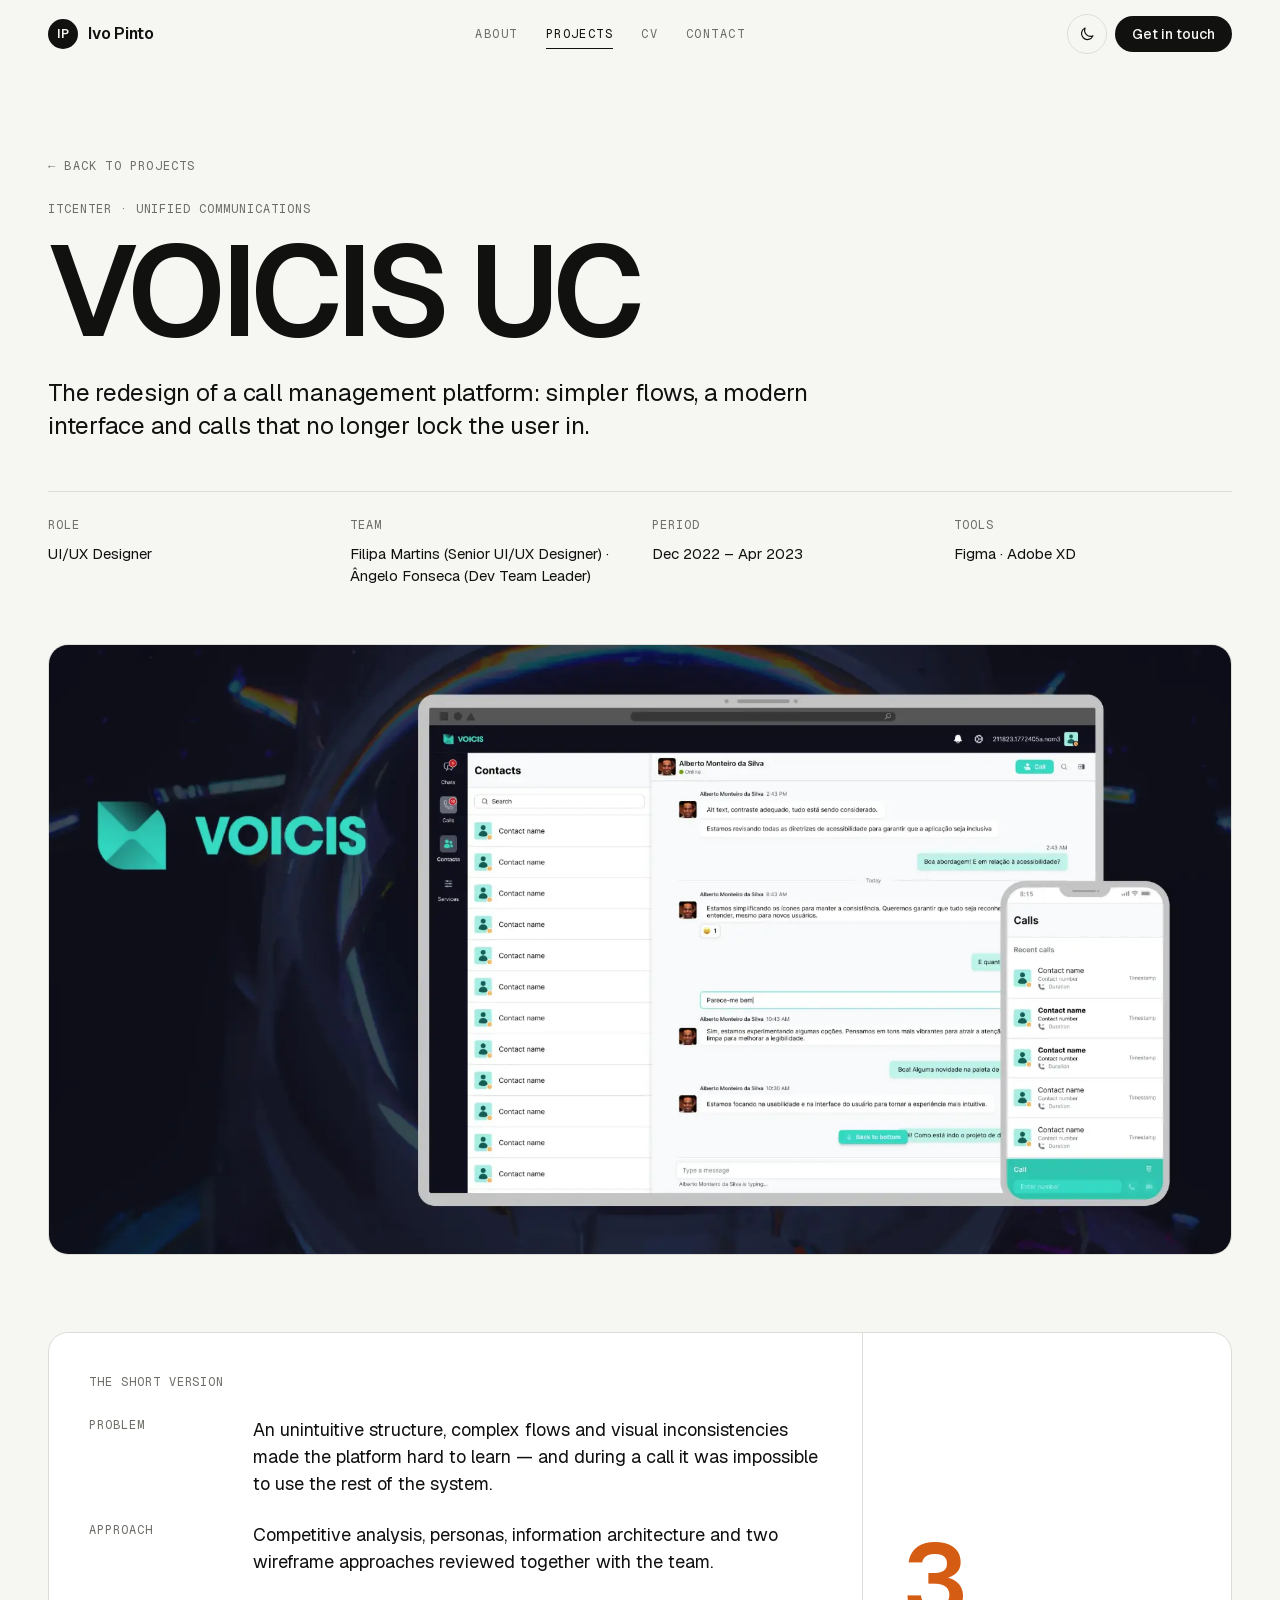
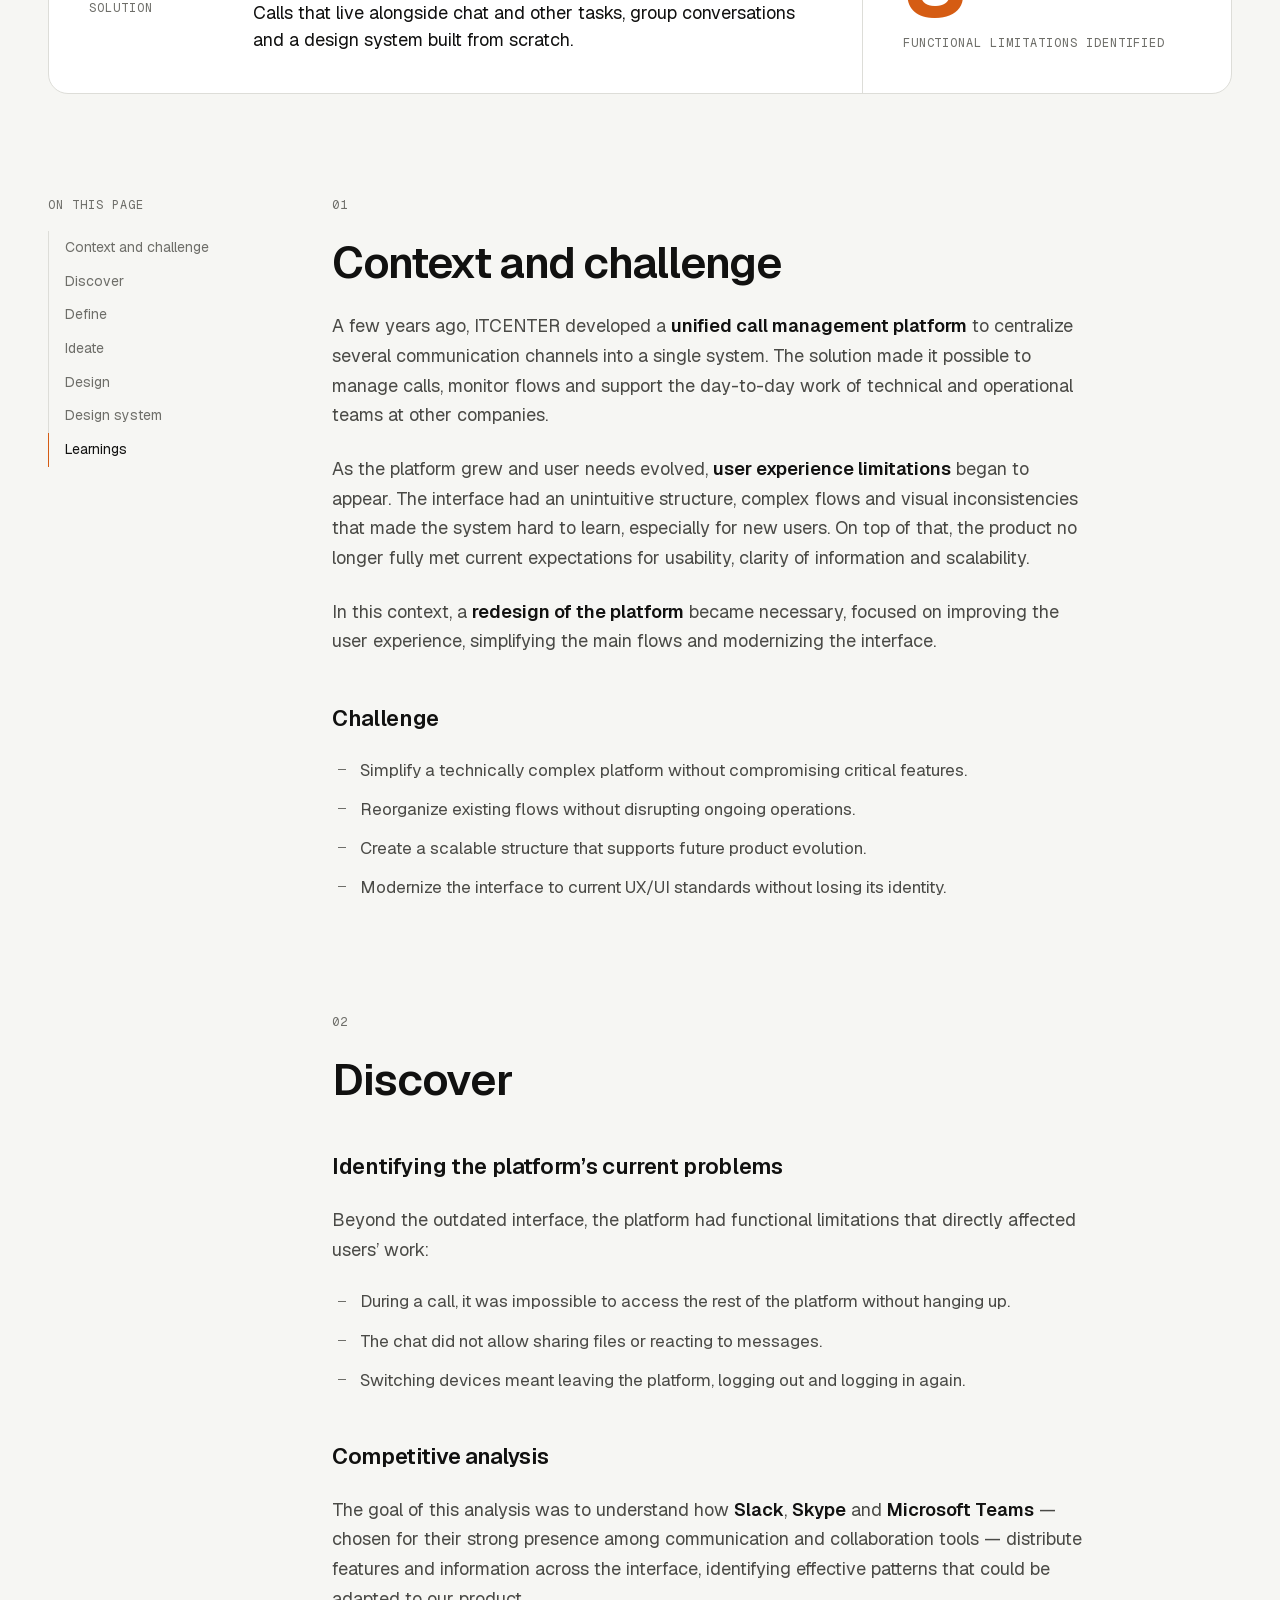
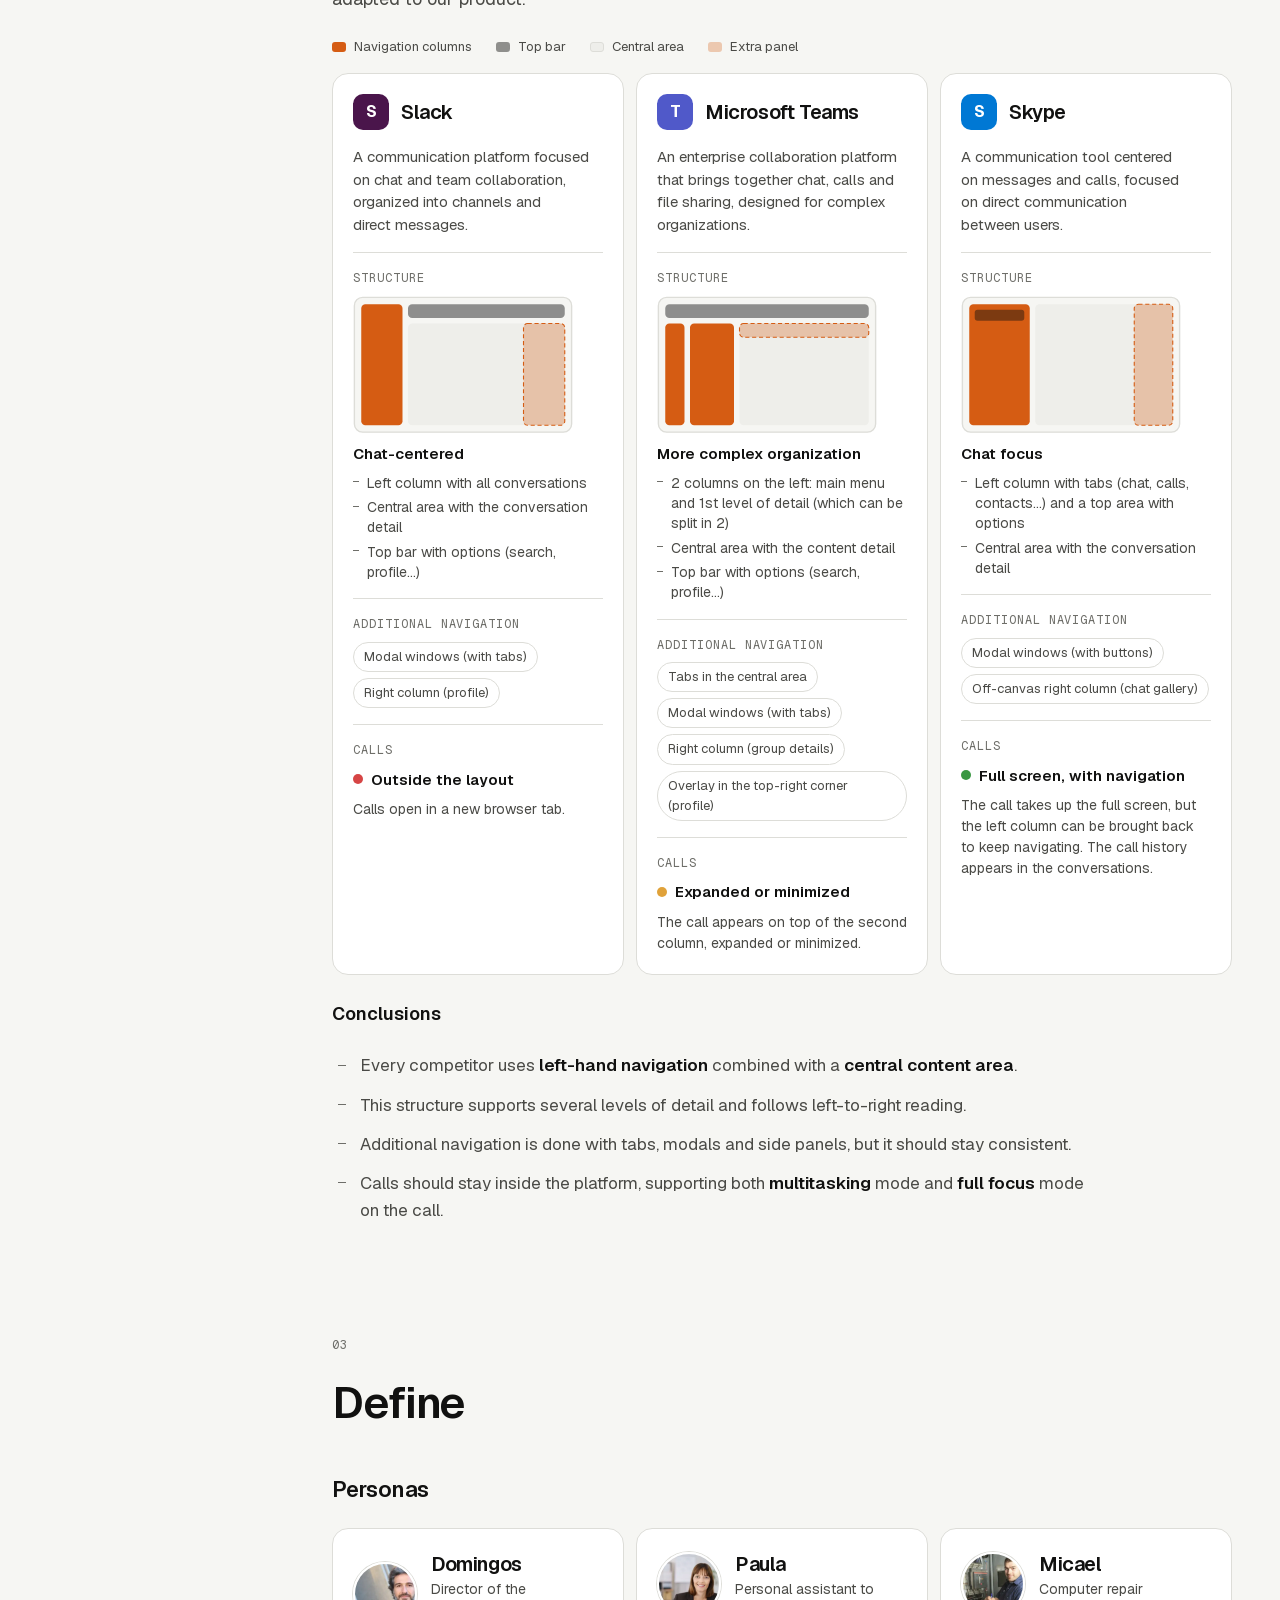
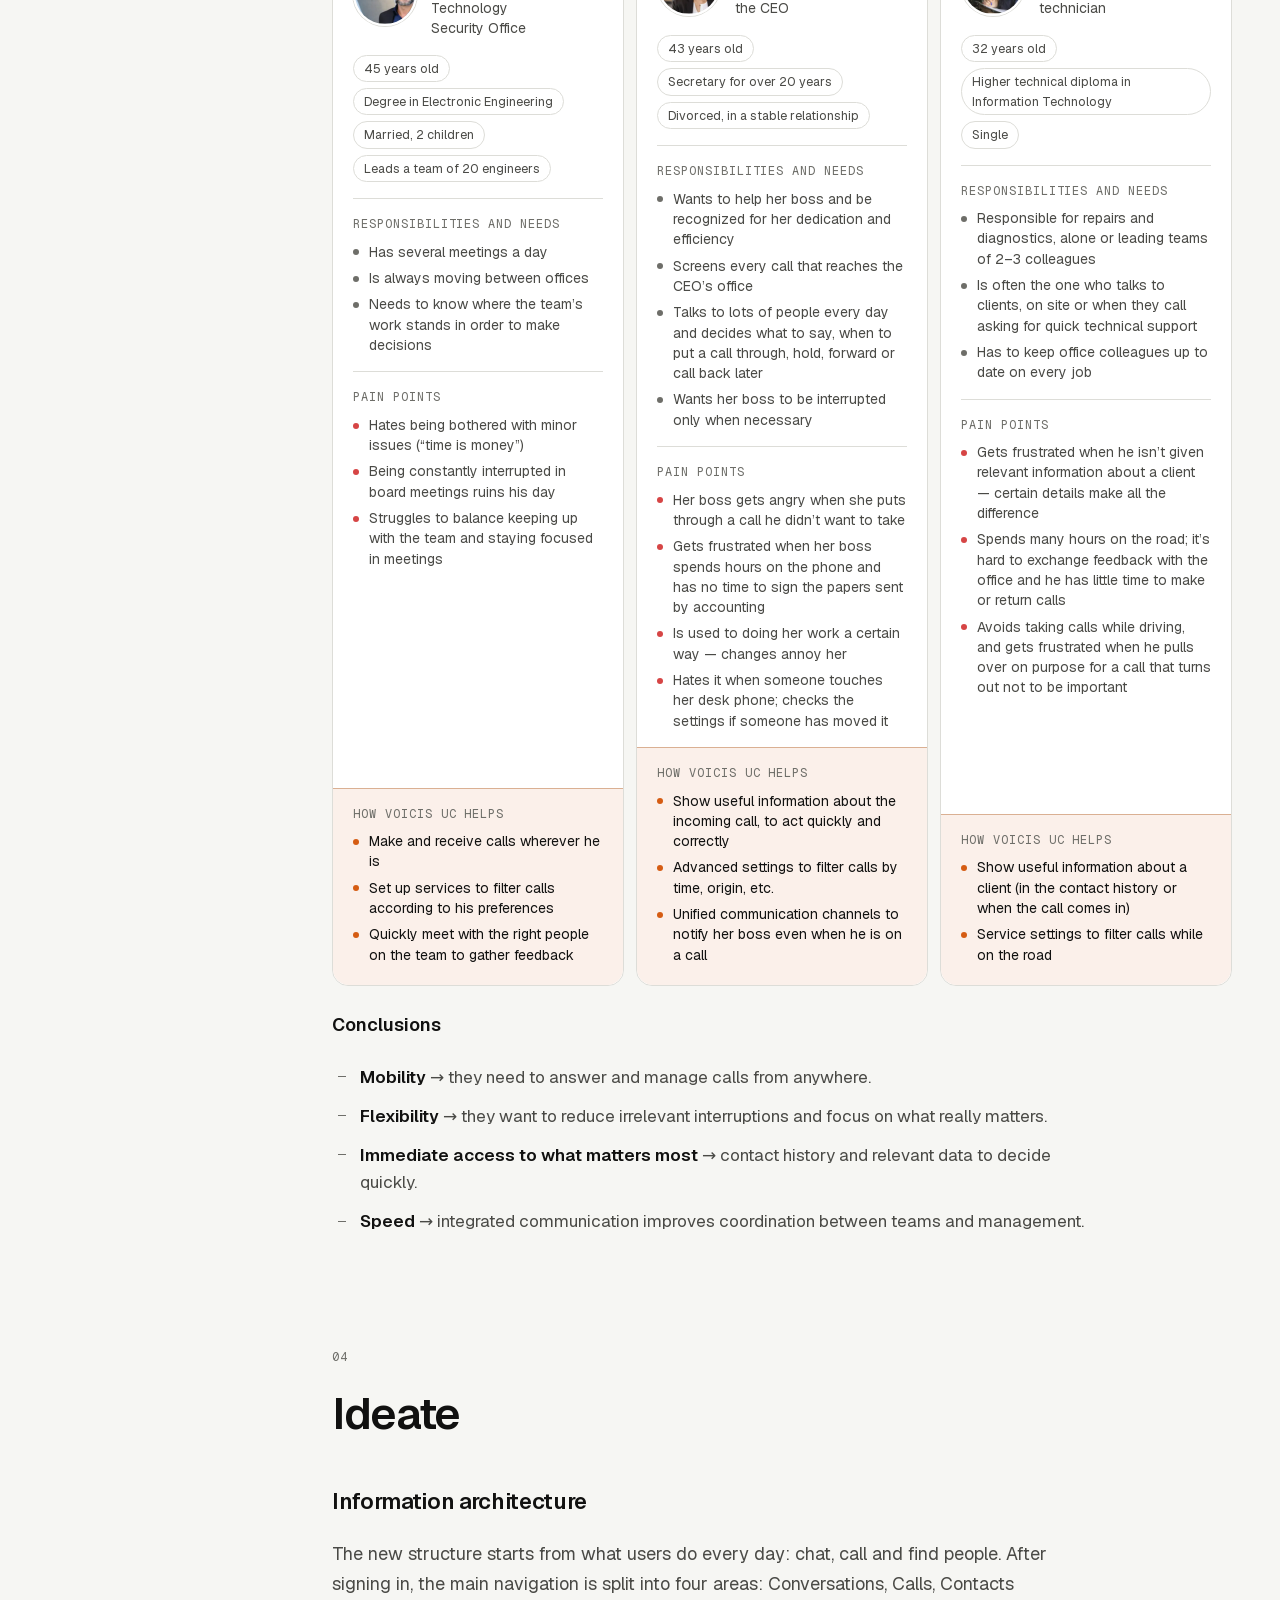
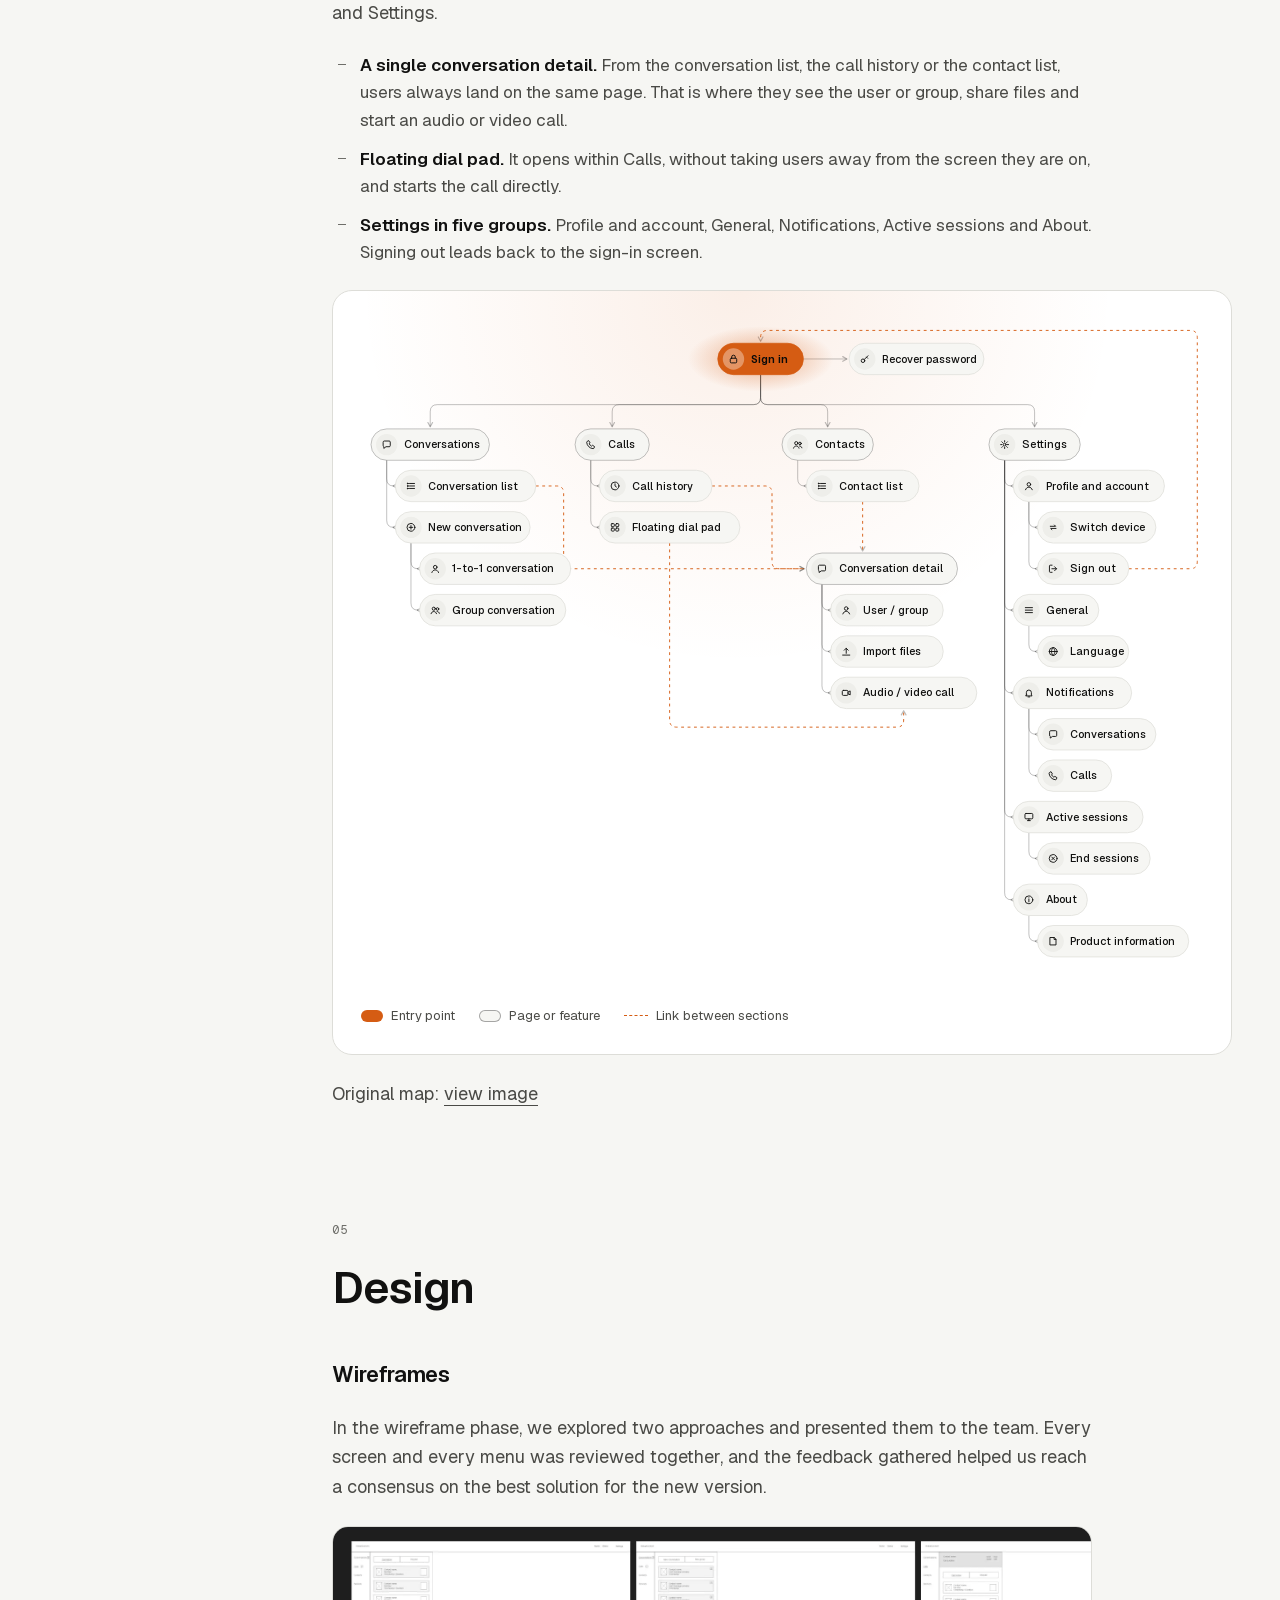
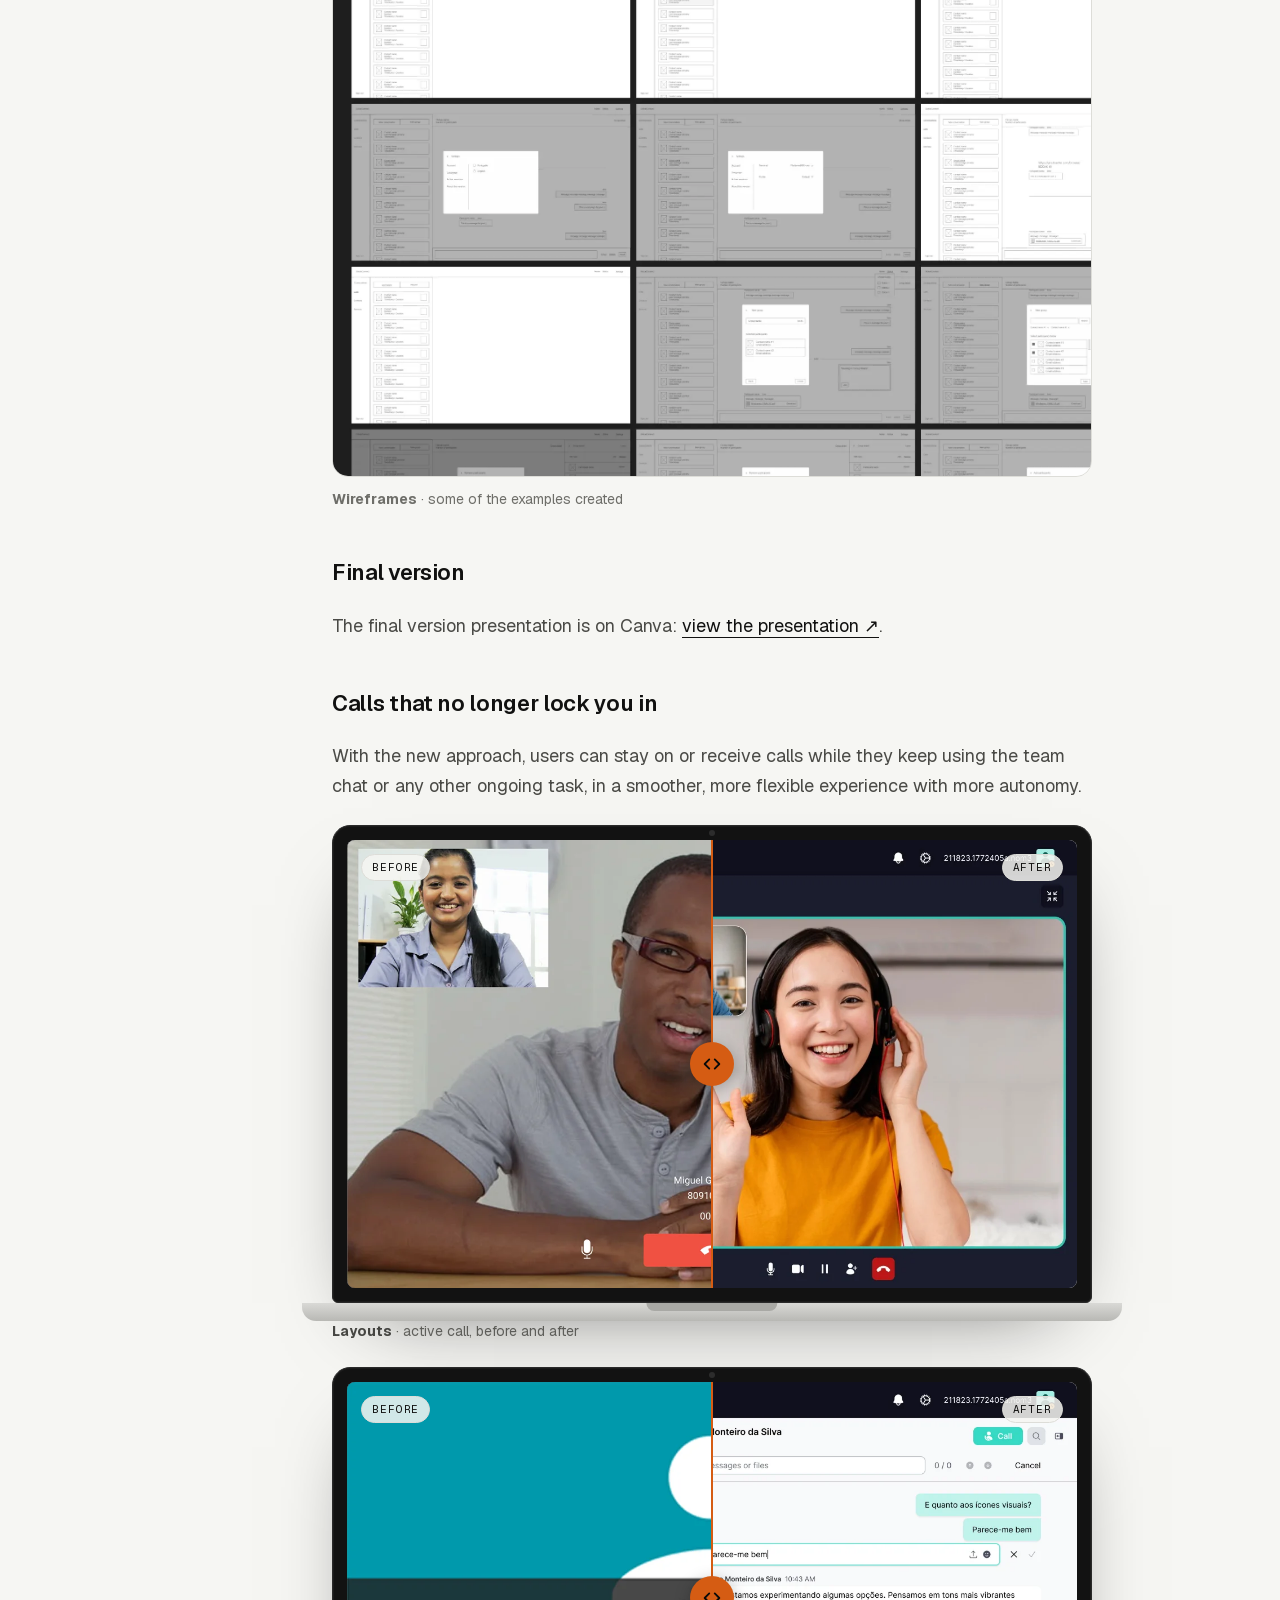
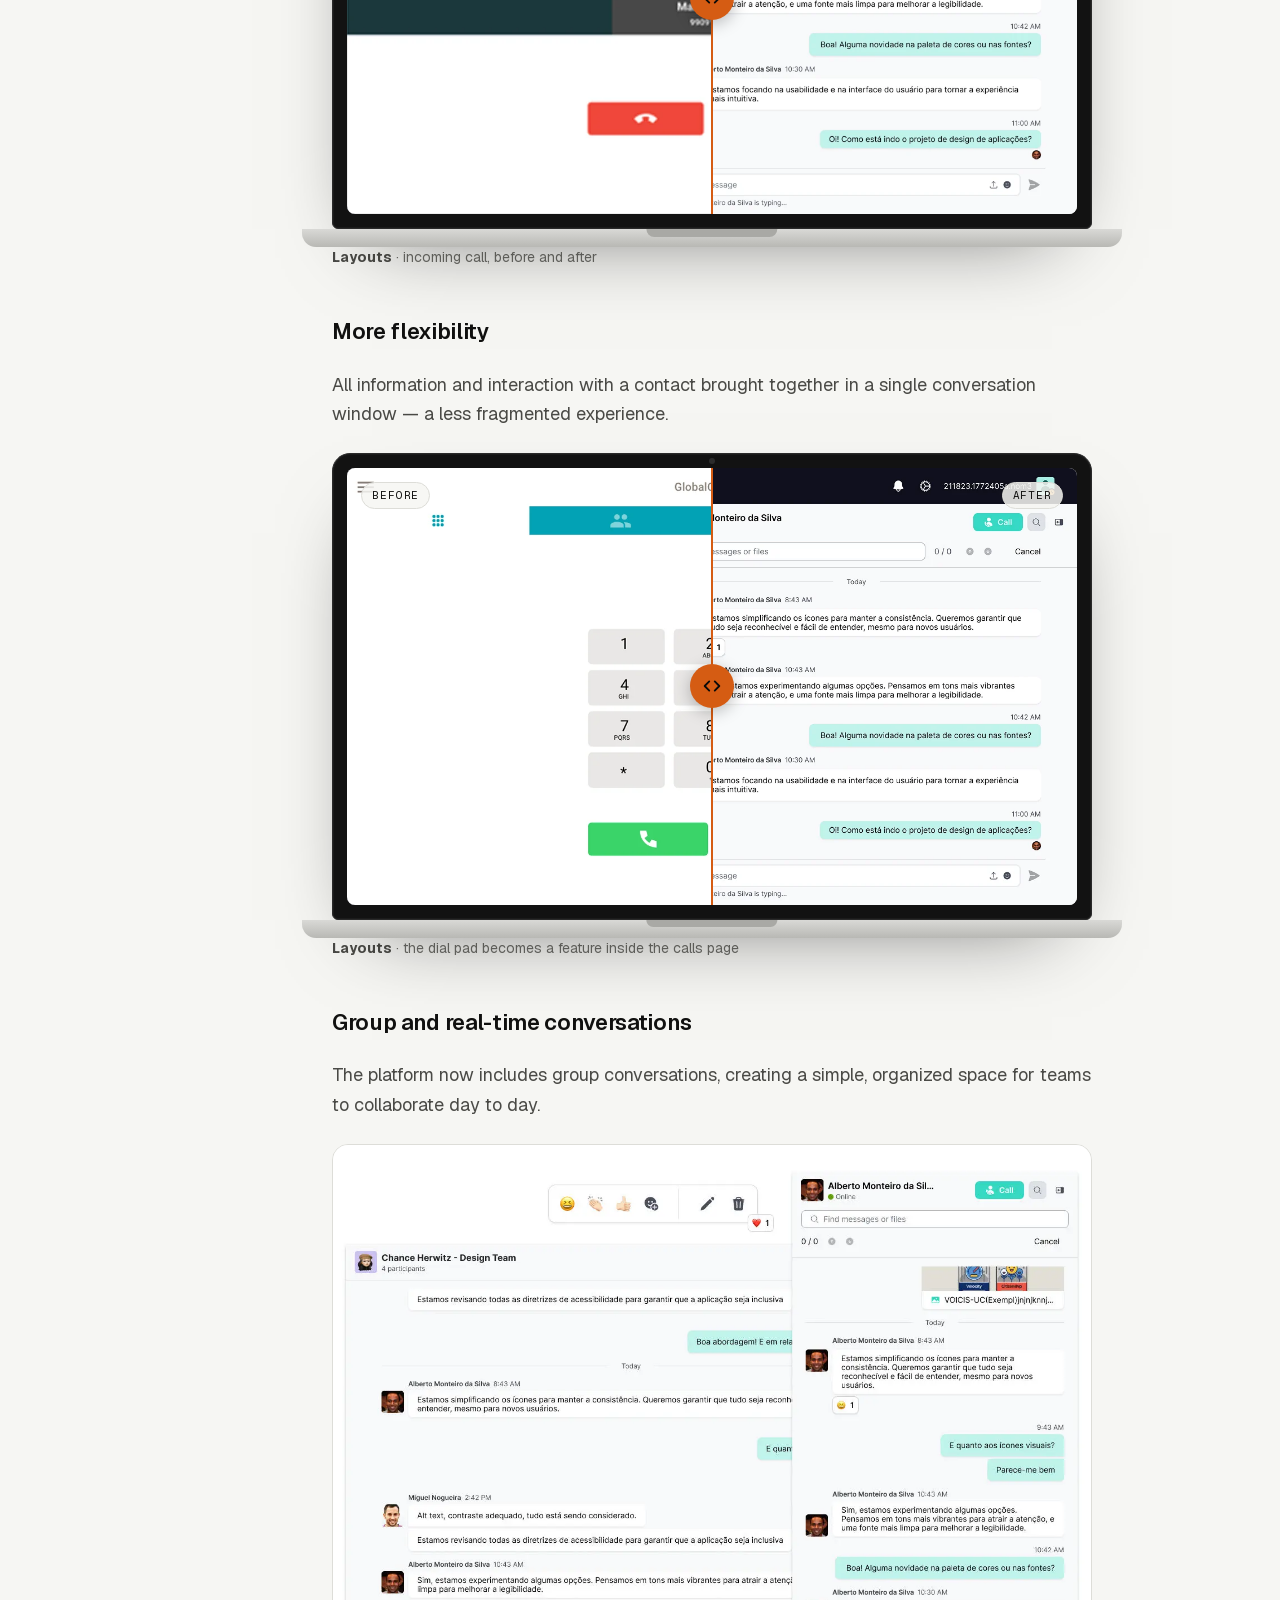
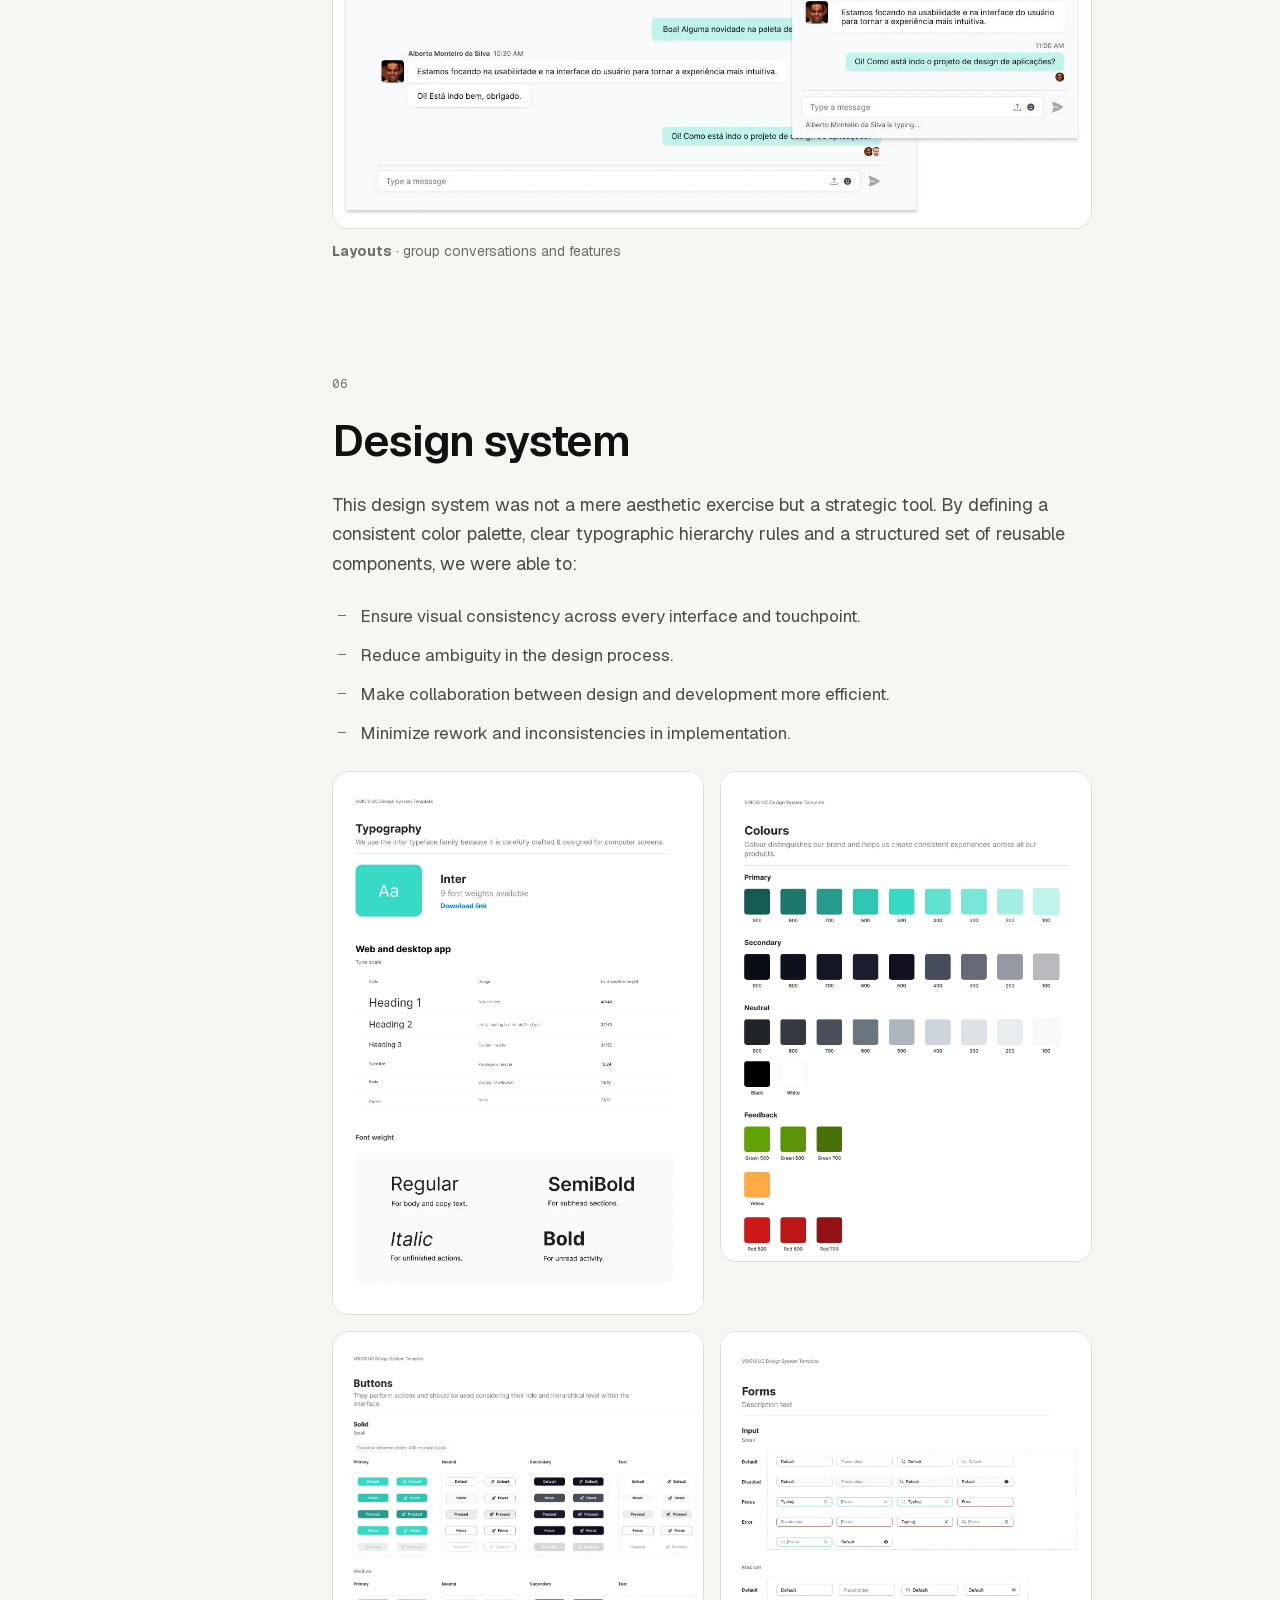
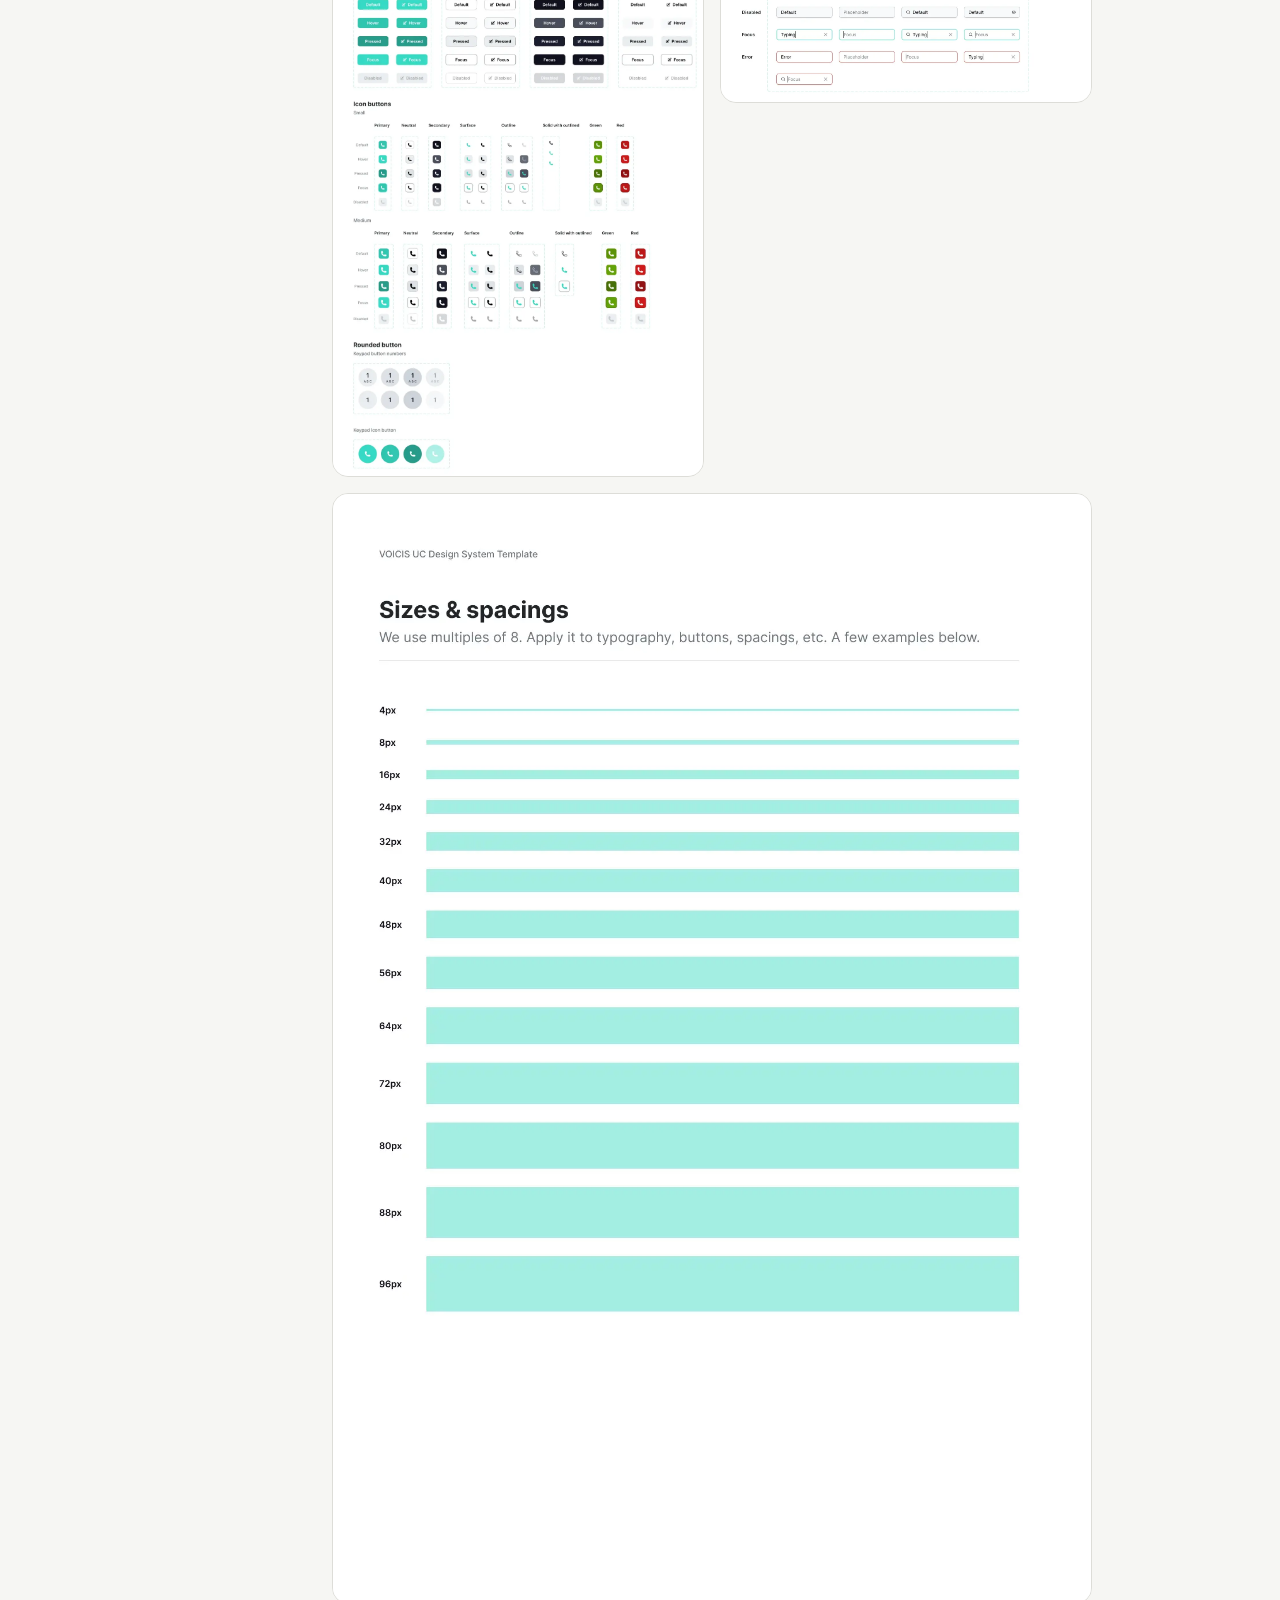
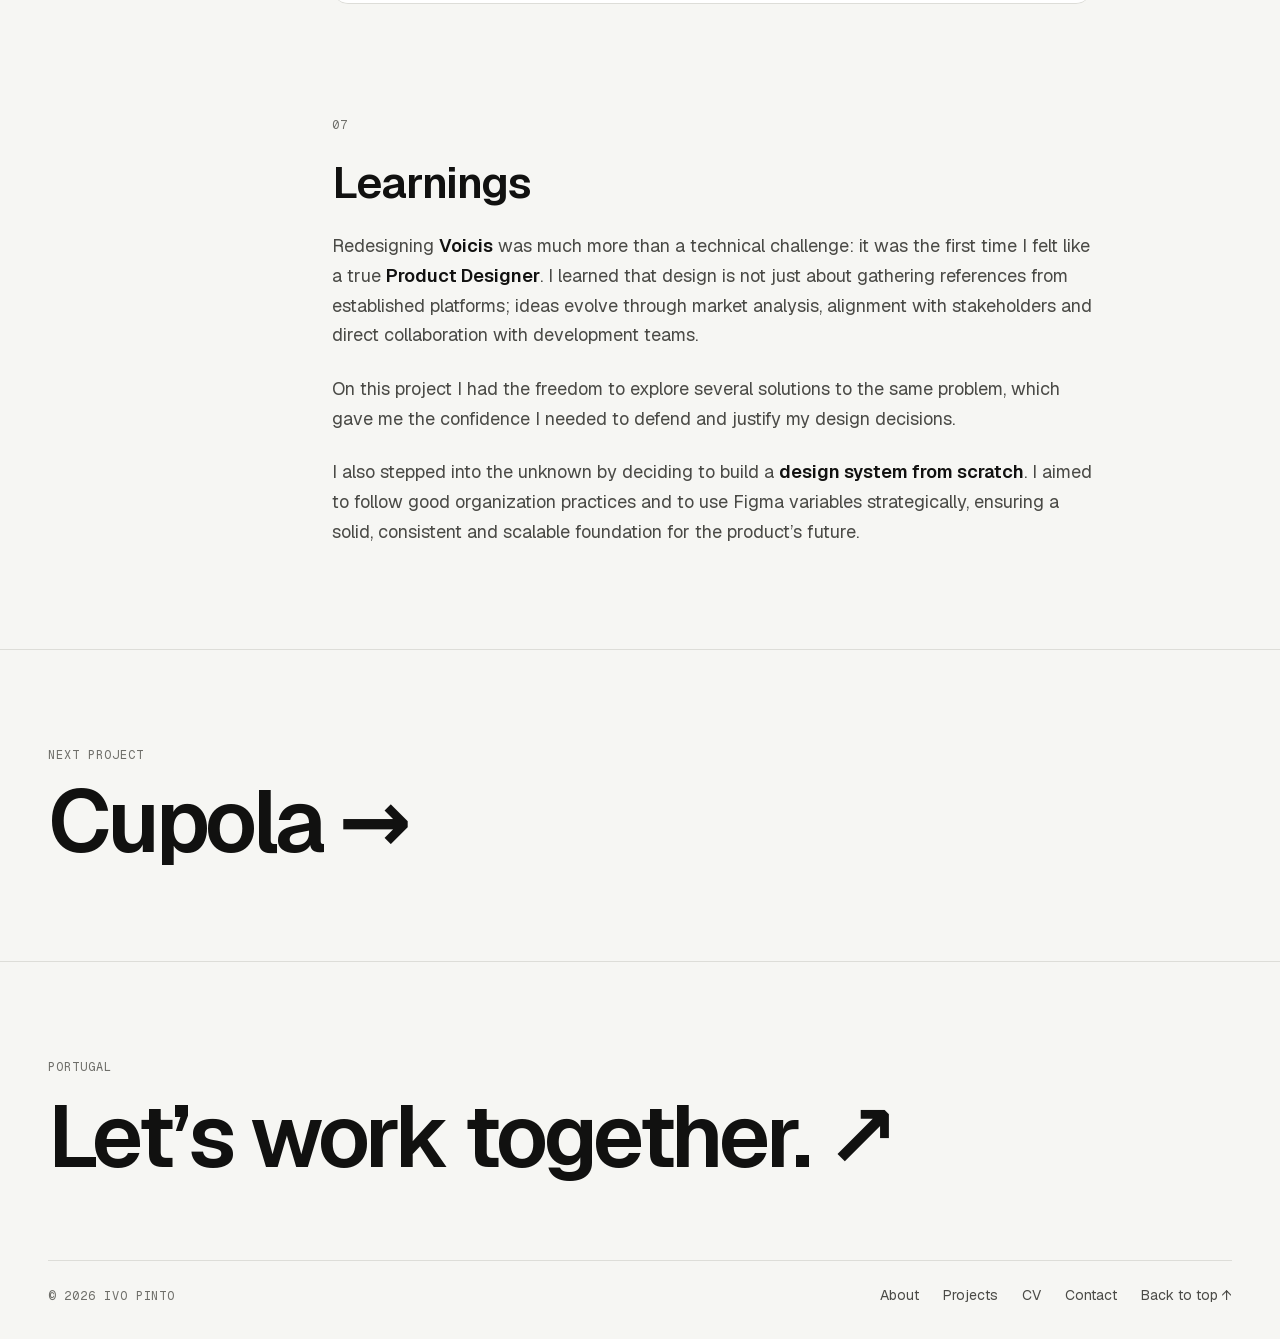
<file: projetos/voicis.html>
<!doctype html>
<html lang="en">
<head>
  <meta charset="utf-8">
  <meta name="viewport" content="width=device-width, initial-scale=1">
  <title>VOICIS UC — Case study · Ivo Pinto</title>
  <meta name="description" content="Redesign of the VOICIS UC call management platform: simpler flows, multitasking calls, group conversations and a design system built from scratch.">
  <meta name="theme-color" content="#0A0A0A" media="(prefers-color-scheme: dark)">
  <meta name="theme-color" content="#F6F6F3" media="(prefers-color-scheme: light)">
  <meta property="og:title" content="VOICIS UC — UX case study · Ivo Pinto">
  <meta property="og:description" content="Redesign of the VOICIS UC call management platform: simpler flows, multitasking calls, group conversations and a design system built from scratch.">
  <meta property="og:type" content="article">
  <meta property="og:image" content="../assets/img/voicis/01-capa.webp">
  <link rel="icon" href="../assets/img/favicon.svg" type="image/svg+xml">
  <link rel="preload" href="../assets/fonts/geist-latin.woff2" as="font" type="font/woff2" crossorigin>
  <script>
    document.documentElement.classList.add("js");
    try { var t = localStorage.getItem("theme"); if (t) document.documentElement.setAttribute("data-theme", t); } catch (e) {}
  </script>
  <link rel="stylesheet" href="../assets/css/style.css">
</head>
<body>
  <a class="skip-link" href="#conteudo">Skip to content</a>
  <div class="progress" aria-hidden="true"></div>

  <header class="site-header">
    <nav class="nav container" aria-label="Main">
      <a class="brand" href="../index.html" aria-label="Ivo Pinto — home">
        <span class="brand__mark" aria-hidden="true">IP</span>
        <span>Ivo Pinto</span>
      </a>
      <ul class="nav__links" id="menu">
        <li><a href="../index.html#sobre">About</a></li>
        <li><a href="../projetos.html" aria-current="page">Projects</a></li>
        <li><a href="../curriculo.html">CV</a></li>
        <li><a href="../index.html#contacto">Contact</a></li>
      </ul>
      <div class="nav__actions">
        <button class="btn btn--icon theme-toggle" type="button" aria-label="Toggle theme">
          <svg class="icon-sun" viewBox="0 0 24 24" fill="none" stroke="currentColor" stroke-width="1.6" stroke-linecap="round" aria-hidden="true"><circle cx="12" cy="12" r="4"/><path d="M12 2v2M12 20v2M4.9 4.9l1.4 1.4M17.7 17.7l1.4 1.4M2 12h2M20 12h2M4.9 19.1l1.4-1.4M17.7 6.3l1.4-1.4"/></svg>
          <svg class="icon-moon" viewBox="0 0 24 24" fill="none" stroke="currentColor" stroke-width="1.6" stroke-linecap="round" stroke-linejoin="round" aria-hidden="true"><path d="M20 14.5A8 8 0 0 1 9.5 4a8 8 0 1 0 10.5 10.5Z"/></svg>
        </button>
        <button class="btn btn--icon menu-toggle" type="button" aria-controls="menu" aria-expanded="false" aria-label="Open menu">
          <svg viewBox="0 0 24 24" fill="none" stroke="currentColor" stroke-width="1.6" stroke-linecap="round" aria-hidden="true"><path d="M4 8h16M4 16h16"/></svg>
        </button>
        <a class="btn btn--primary btn--sm nav__cta" href="../index.html#contacto">Get in touch</a>
      </div>
    </nav>
  </header>

  <main id="conteudo">
    <article>
      <header class="cs-hero">
        <div class="container">
          <div class="cs-hero__inner">
            <a class="back-link" href="../projetos.html"><span aria-hidden="true">←</span> Back to projects</a>
            <div>
              <p class="eyebrow">ITCENTER · Unified communications</p>
              <h1 class="cs-title">VOICIS UC</h1>
            </div>
            <p class="lead">The redesign of a call management platform: simpler flows, a modern interface and calls that no longer lock the user in.</p>
          </div>

          <dl class="cs-meta">
            <div><dt>Role</dt><dd>UI/UX Designer</dd></div>
            <div><dt>Team</dt><dd>Filipa Martins (Senior UI/UX Designer) · Ângelo Fonseca (Dev Team Leader)</dd></div>
            <div><dt>Period</dt><dd>Dec 2022 – Apr 2023</dd></div>
            <div><dt>Tools</dt><dd>Figma · Adobe XD</dd></div>
          </dl>

          <figure class="cs-cover reveal">
            <img src="../assets/img/voicis/01-capa.webp" width="1909" height="985" fetchpriority="high"
                 alt="Cover: VOICIS logo and the platform’s new interface on a laptop and a phone, with the contact list and a conversation.">
          </figure>

          <section class="summary reveal" aria-labelledby="resumo-title">
            <div class="summary__main">
              <h2 class="eyebrow" id="resumo-title">The short version</h2>
              <div class="summary__row">
                <span class="label">Problem</span>
                <p>An unintuitive structure, complex flows and visual inconsistencies made the platform hard to learn — and during a call it was impossible to use the rest of the system.</p>
              </div>
              <div class="summary__row">
                <span class="label">Approach</span>
                <p>Competitive analysis, personas, information architecture and two wireframe approaches reviewed together with the team.</p>
              </div>
              <div class="summary__row">
                <span class="label">Solution</span>
                <p>Calls that live alongside chat and other tasks, group conversations and a design system built from scratch.</p>
              </div>
            </div>
            <div class="summary__side">
              <span class="summary__num">3</span>
              <span class="label">Functional limitations identified</span>
            </div>
          </section>
        </div>
      </header>

      <div class="container cs-layout">
        <nav class="toc" aria-label="On this page">
          <p class="eyebrow">On this page</p>
          <ol>
            <li><a href="#contexto">Context and challenge</a></li>
            <li><a href="#descobrir">Discover</a></li>
            <li><a href="#definir">Define</a></li>
            <li><a href="#idealizar">Ideate</a></li>
            <li><a href="#design">Design</a></li>
            <li><a href="#design-system">Design system</a></li>
            <li><a href="#aprendizagens">Learnings</a></li>
          </ol>
        </nav>

        <div class="cs-content">
          <section class="cs-section" id="contexto" aria-labelledby="contexto-t">
            <span class="cs-section__num">01</span>
            <h2 id="contexto-t">Context and challenge</h2>
            <p>A few years ago, ITCENTER developed a <strong>unified call management platform</strong> to centralize several communication channels into a single system. The solution made it possible to manage calls, monitor flows and support the day-to-day work of technical and operational teams at other companies.</p>
            <p>As the platform grew and user needs evolved, <strong>user experience limitations</strong> began to appear. The interface had an unintuitive structure, complex flows and visual inconsistencies that made the system hard to learn, especially for new users. On top of that, the product no longer fully met current expectations for usability, clarity of information and scalability.</p>
            <p>In this context, a <strong>redesign of the platform</strong> became necessary, focused on improving the user experience, simplifying the main flows and modernizing the interface.</p>
            <h3>Challenge</h3>
            <ul>
              <li>Simplify a technically complex platform without compromising critical features.</li>
              <li>Reorganize existing flows without disrupting ongoing operations.</li>
              <li>Create a scalable structure that supports future product evolution.</li>
              <li>Modernize the interface to current UX/UI standards without losing its identity.</li>
            </ul>
          </section>

          <section class="cs-section cs-section--wide" id="descobrir" aria-labelledby="descobrir-t">
            <span class="cs-section__num">02</span>
            <h2 id="descobrir-t">Discover</h2>
            <h3>Identifying the platform’s current problems</h3>
            <p>Beyond the outdated interface, the platform had functional limitations that directly affected users’ work:</p>
            <ul>
              <li>During a call, it was impossible to access the rest of the platform without hanging up.</li>
              <li>The chat did not allow sharing files or reacting to messages.</li>
              <li>Switching devices meant leaving the platform, logging out and logging in again.</li>
            </ul>

            <h3>Competitive analysis</h3>
            <p>The goal of this analysis was to understand how <strong>Slack</strong>, <strong>Skype</strong> and <strong>Microsoft Teams</strong> — chosen for their strong presence among communication and collaboration tools — distribute features and information across the interface, identifying effective patterns that could be adapted to our product.</p>
            <figure class="comp reveal" aria-label="Competitive analysis: Slack, Microsoft Teams and Skype">
              <div class="comp__legend" aria-hidden="true"><span><i class="lg-c"></i>Navigation columns</span><span><i class="lg-t"></i>Top bar</span><span><i class="lg-m"></i>Central area</span><span><i class="lg-x"></i>Extra panel</span></div>
              <div class="comp__grid">
                <article class="comp__card">
                  <header class="comp__head"><span class="comp__logo comp__logo--slack" aria-hidden="true">S</span><h4>Slack</h4></header>
                  <p class="comp__desc">A communication platform focused on chat and team collaboration, organized into channels and direct messages.</p>
                  <div class="comp__block"><span class="label">Structure</span><div class="comp__layout"><svg viewBox="0 0 160 100" aria-hidden="true"><rect class="o" x="1" y="1" width="158" height="98" rx="6"/><rect class="t" x="40" y="6" width="114" height="10" rx="3"/><rect class="c" x="6" y="6" width="30" height="88" rx="3"/><rect class="m" x="40" y="20" width="114" height="74" rx="3"/><rect class="x" x="124" y="20" width="30" height="74" rx="3"/></svg></div><b>Chat-centered</b><ul><li>Left column with all conversations</li><li>Central area with the conversation detail</li><li>Top bar with options (search, profile…)</li></ul></div>
                  <div class="comp__block"><span class="label">Additional navigation</span><div class="comp__chips"><span class="tag">Modal windows (with tabs)</span><span class="tag">Right column (profile)</span></div></div>
                  <div class="comp__block comp__call comp__call--bad"><span class="label">Calls</span><b><i aria-hidden="true"></i>Outside the layout</b><p>Calls open in a new browser tab.</p></div>
                </article>
                <article class="comp__card">
                  <header class="comp__head"><span class="comp__logo comp__logo--teams" aria-hidden="true">T</span><h4>Microsoft Teams</h4></header>
                  <p class="comp__desc">An enterprise collaboration platform that brings together chat, calls and file sharing, designed for complex organizations.</p>
                  <div class="comp__block"><span class="label">Structure</span><div class="comp__layout"><svg viewBox="0 0 160 100" aria-hidden="true"><rect class="o" x="1" y="1" width="158" height="98" rx="6"/><rect class="t" x="6" y="6" width="148" height="10" rx="3"/><rect class="c" x="6" y="20" width="14" height="74" rx="3"/><rect class="c" x="24" y="20" width="32" height="74" rx="3"/><rect class="m" x="60" y="20" width="94" height="74" rx="3"/><rect class="x" x="60" y="20" width="94" height="10" rx="3"/></svg></div><b>More complex organization</b><ul><li>2 columns on the left: main menu and 1st level of detail (which can be split in 2)</li><li>Central area with the content detail</li><li>Top bar with options (search, profile…)</li></ul></div>
                  <div class="comp__block"><span class="label">Additional navigation</span><div class="comp__chips"><span class="tag">Tabs in the central area</span><span class="tag">Modal windows (with tabs)</span><span class="tag">Right column (group details)</span><span class="tag">Overlay in the top-right corner (profile)</span></div></div>
                  <div class="comp__block comp__call comp__call--mid"><span class="label">Calls</span><b><i aria-hidden="true"></i>Expanded or minimized</b><p>The call appears on top of the second column, expanded or minimized.</p></div>
                </article>
                <article class="comp__card">
                  <header class="comp__head"><span class="comp__logo comp__logo--skype" aria-hidden="true">S</span><h4>Skype</h4></header>
                  <p class="comp__desc">A communication tool centered on messages and calls, focused on direct communication between users.</p>
                  <div class="comp__block"><span class="label">Structure</span><div class="comp__layout"><svg viewBox="0 0 160 100" aria-hidden="true"><rect class="o" x="1" y="1" width="158" height="98" rx="6"/><rect class="c" x="6" y="6" width="44" height="88" rx="3"/><rect class="t" x="10" y="10" width="36" height="8" rx="2"/><rect class="m" x="54" y="6" width="100" height="88" rx="3"/><rect class="x" x="126" y="6" width="28" height="88" rx="3"/></svg></div><b>Chat focus</b><ul><li>Left column with tabs (chat, calls, contacts…) and a top area with options</li><li>Central area with the conversation detail</li></ul></div>
                  <div class="comp__block"><span class="label">Additional navigation</span><div class="comp__chips"><span class="tag">Modal windows (with buttons)</span><span class="tag">Off-canvas right column (chat gallery)</span></div></div>
                  <div class="comp__block comp__call comp__call--good"><span class="label">Calls</span><b><i aria-hidden="true"></i>Full screen, with navigation</b><p>The call takes up the full screen, but the left column can be brought back to keep navigating. The call history appears in the conversations.</p></div>
                </article>
              </div>
            </figure>
            <p><strong>Conclusions</strong></p>
            <ul>
              <li>Every competitor uses <strong>left-hand navigation</strong> combined with a <strong>central content area</strong>.</li>
              <li>This structure supports several levels of detail and follows left-to-right reading.</li>
              <li>Additional navigation is done with tabs, modals and side panels, but it should stay consistent.</li>
              <li>Calls should stay inside the platform, supporting both <strong>multitasking</strong> mode and <strong>full focus</strong> mode on the call.</li>
            </ul>
          </section>

          <section class="cs-section cs-section--wide" id="definir" aria-labelledby="definir-t">
            <span class="cs-section__num">03</span>
            <h2 id="definir-t">Define</h2>
            <h3>Personas</h3>
            <figure class="personas reveal" aria-label="Personas: Domingos, Paula and Micael">
                <article class="persona">
                  <header class="persona__head"><img src="../assets/img/voicis/personas/domingos.webp" width="240" height="240" loading="lazy" decoding="async" alt=""><div><h4>Domingos</h4><p>Director of the Technology Security Office</p></div></header>
                  <div class="persona__chips"><span class="tag">45 years old</span><span class="tag">Degree in Electronic Engineering</span><span class="tag">Married, 2 children</span><span class="tag">Leads a team of 20 engineers</span></div>
                  <div class="persona__block"><span class="label">Responsibilities and needs</span><ul><li>Has several meetings a day</li><li>Is always moving between offices</li><li>Needs to know where the team’s work stands in order to make decisions</li></ul></div>
                  <div class="persona__block persona__block--pain"><span class="label">Pain points</span><ul><li>Hates being bothered with minor issues (“time is money”)</li><li>Being constantly interrupted in board meetings ruins his day</li><li>Struggles to balance keeping up with the team and staying focused in meetings</li></ul></div>
                  <div class="persona__block persona__block--help"><span class="label">How VOICIS UC helps</span><ul><li>Make and receive calls wherever he is</li><li>Set up services to filter calls according to his preferences</li><li>Quickly meet with the right people on the team to gather feedback</li></ul></div>
                </article>
                <article class="persona">
                  <header class="persona__head"><img src="../assets/img/voicis/personas/paula.webp" width="240" height="240" loading="lazy" decoding="async" alt=""><div><h4>Paula</h4><p>Personal assistant to the CEO</p></div></header>
                  <div class="persona__chips"><span class="tag">43 years old</span><span class="tag">Secretary for over 20 years</span><span class="tag">Divorced, in a stable relationship</span></div>
                  <div class="persona__block"><span class="label">Responsibilities and needs</span><ul><li>Wants to help her boss and be recognized for her dedication and efficiency</li><li>Screens every call that reaches the CEO’s office</li><li>Talks to lots of people every day and decides what to say, when to put a call through, hold, forward or call back later</li><li>Wants her boss to be interrupted only when necessary</li></ul></div>
                  <div class="persona__block persona__block--pain"><span class="label">Pain points</span><ul><li>Her boss gets angry when she puts through a call he didn’t want to take</li><li>Gets frustrated when her boss spends hours on the phone and has no time to sign the papers sent by accounting</li><li>Is used to doing her work a certain way — changes annoy her</li><li>Hates it when someone touches her desk phone; checks the settings if someone has moved it</li></ul></div>
                  <div class="persona__block persona__block--help"><span class="label">How VOICIS UC helps</span><ul><li>Show useful information about the incoming call, to act quickly and correctly</li><li>Advanced settings to filter calls by time, origin, etc.</li><li>Unified communication channels to notify her boss even when he is on a call</li></ul></div>
                </article>
                <article class="persona">
                  <header class="persona__head"><img src="../assets/img/voicis/personas/micael.webp" width="240" height="240" loading="lazy" decoding="async" alt=""><div><h4>Micael</h4><p>Computer repair technician</p></div></header>
                  <div class="persona__chips"><span class="tag">32 years old</span><span class="tag">Higher technical diploma in Information Technology</span><span class="tag">Single</span></div>
                  <div class="persona__block"><span class="label">Responsibilities and needs</span><ul><li>Responsible for repairs and diagnostics, alone or leading teams of 2–3 colleagues</li><li>Is often the one who talks to clients, on site or when they call asking for quick technical support</li><li>Has to keep office colleagues up to date on every job</li></ul></div>
                  <div class="persona__block persona__block--pain"><span class="label">Pain points</span><ul><li>Gets frustrated when he isn’t given relevant information about a client — certain details make all the difference</li><li>Spends many hours on the road; it’s hard to exchange feedback with the office and he has little time to make or return calls</li><li>Avoids taking calls while driving, and gets frustrated when he pulls over on purpose for a call that turns out not to be important</li></ul></div>
                  <div class="persona__block persona__block--help"><span class="label">How VOICIS UC helps</span><ul><li>Show useful information about a client (in the contact history or when the call comes in)</li><li>Service settings to filter calls while on the road</li></ul></div>
                </article>
            </figure>
            <p><strong>Conclusions</strong></p>
            <ul>
              <li><strong>Mobility</strong> → they need to answer and manage calls from anywhere.</li>
              <li><strong>Flexibility</strong> → they want to reduce irrelevant interruptions and focus on what really matters.</li>
              <li><strong>Immediate access to what matters most</strong> → contact history and relevant data to decide quickly.</li>
              <li><strong>Speed</strong> → integrated communication improves coordination between teams and management.</li>
            </ul>
          </section>

          <section class="cs-section cs-section--wide" id="idealizar" aria-labelledby="idealizar-t">
            <span class="cs-section__num">04</span>
            <h2 id="idealizar-t">Ideate</h2>
            <h3>Information architecture</h3>
            <p>The new structure starts from what users do every day: chat, call and find people. After signing in, the main navigation is split into four areas: Conversations, Calls, Contacts and Settings.</p>
            <ul>
              <li><strong>A single conversation detail.</strong> From the conversation list, the call history or the contact list, users always land on the same page. That is where they see the user or group, share files and start an audio or video call.</li>
              <li><strong>Floating dial pad.</strong> It opens within Calls, without taking users away from the screen they are on, and starts the call directly.</li>
              <li><strong>Settings in five groups.</strong> Profile and account, General, Notifications, Active sessions and About. Signing out leads back to the sign-in screen.</li>
            </ul>
            <figure class="flowmap reveal" aria-labelledby="ia-voicis-t">
              <figcaption class="sr-only" id="ia-voicis-t">Information architecture of the new VOICIS UC</figcaption>
              <svg class="flowmap__svg flowmap__svg--wide" viewBox="0 0 1180 940" role="presentation" aria-hidden="true" focusable="false">
<defs><marker id="fm-voi-arrow" viewBox="0 0 8 8" refX="6" refY="4" markerWidth="8" markerHeight="8" orient="auto-start-reverse"><path d="M1.5 1.5 6 4 1.5 6.5" fill="none" stroke="currentColor" stroke-width="1.3" stroke-linecap="round" stroke-linejoin="round"/></marker><radialGradient id="fm-voi-glow"><stop offset="0" stop-color="var(--accent)" stop-opacity=".45"/><stop offset="1" stop-color="var(--accent)" stop-opacity="0"/></radialGradient></defs>
<path class="fm-edge fm-edge--solid" d="M620.0 56H681.0" marker-end="url(#fm-voi-arrow)"/>
<path class="fm-edge fm-edge--solid" d="M36.0 198.0V224Q36.0 234 46.0 234H45.0" marker-end="url(#fm-voi-arrow)"/>
<path class="fm-edge fm-edge--solid" d="M36.0 198.0V282Q36.0 292 46.0 292H45.0" marker-end="url(#fm-voi-arrow)"/>
<path class="fm-edge fm-edge--solid" d="M70.0 314.0V340Q70.0 350 80.0 350H79.0" marker-end="url(#fm-voi-arrow)"/>
<path class="fm-edge fm-edge--solid" d="M70.0 314.0V398Q70.0 408 80.0 408H79.0" marker-end="url(#fm-voi-arrow)"/>
<path class="fm-edge fm-edge--solid" d="M322.0 198.0V224Q322.0 234 332.0 234H331.0" marker-end="url(#fm-voi-arrow)"/>
<path class="fm-edge fm-edge--solid" d="M322.0 198.0V282Q322.0 292 332.0 292H331.0" marker-end="url(#fm-voi-arrow)"/>
<path class="fm-edge fm-edge--solid" d="M612.0 198.0V224Q612.0 234 622.0 234H621.0" marker-end="url(#fm-voi-arrow)"/>
<path class="fm-edge fm-edge--solid" d="M646.0 372.0V398Q646.0 408 656.0 408H655.0" marker-end="url(#fm-voi-arrow)"/>
<path class="fm-edge fm-edge--solid" d="M646.0 372.0V456Q646.0 466 656.0 466H655.0" marker-end="url(#fm-voi-arrow)"/>
<path class="fm-edge fm-edge--solid" d="M646.0 372.0V514Q646.0 524 656.0 524H655.0" marker-end="url(#fm-voi-arrow)"/>
<path class="fm-edge fm-edge--solid" d="M902.0 198.0V224Q902.0 234 912.0 234H911.0" marker-end="url(#fm-voi-arrow)"/>
<path class="fm-edge fm-edge--solid" d="M936.0 256.0V282Q936.0 292 946.0 292H945.0" marker-end="url(#fm-voi-arrow)"/>
<path class="fm-edge fm-edge--solid" d="M936.0 256.0V340Q936.0 350 946.0 350H945.0" marker-end="url(#fm-voi-arrow)"/>
<path class="fm-edge fm-edge--solid" d="M902.0 198.0V398Q902.0 408 912.0 408H911.0" marker-end="url(#fm-voi-arrow)"/>
<path class="fm-edge fm-edge--solid" d="M936.0 430.0V456Q936.0 466 946.0 466H945.0" marker-end="url(#fm-voi-arrow)"/>
<path class="fm-edge fm-edge--solid" d="M902.0 198.0V514Q902.0 524 912.0 524H911.0" marker-end="url(#fm-voi-arrow)"/>
<path class="fm-edge fm-edge--solid" d="M936.0 546.0V572Q936.0 582 946.0 582H945.0" marker-end="url(#fm-voi-arrow)"/>
<path class="fm-edge fm-edge--solid" d="M936.0 546.0V630Q936.0 640 946.0 640H945.0" marker-end="url(#fm-voi-arrow)"/>
<path class="fm-edge fm-edge--solid" d="M902.0 198.0V688Q902.0 698 912.0 698H911.0" marker-end="url(#fm-voi-arrow)"/>
<path class="fm-edge fm-edge--solid" d="M936.0 720.0V746Q936.0 756 946.0 756H945.0" marker-end="url(#fm-voi-arrow)"/>
<path class="fm-edge fm-edge--solid" d="M902.0 198.0V804Q902.0 814 912.0 814H911.0" marker-end="url(#fm-voi-arrow)"/>
<path class="fm-edge fm-edge--solid" d="M936.0 836.0V862Q936.0 872 946.0 872H945.0" marker-end="url(#fm-voi-arrow)"/>
<path class="fm-edge fm-edge--solid" d="M560 78.0V110Q560 120 550 120H107.0Q97.0 120 97.0 130V151.0" marker-end="url(#fm-voi-arrow)"/>
<path class="fm-edge fm-edge--solid" d="M560 78.0V110Q560 120 550 120H362.0Q352.0 120 352.0 130V151.0" marker-end="url(#fm-voi-arrow)"/>
<path class="fm-edge fm-edge--solid" d="M560 78.0V110Q560 120 570 120H644.0Q654.0 120 654.0 130V151.0" marker-end="url(#fm-voi-arrow)"/>
<path class="fm-edge fm-edge--solid" d="M560 78.0V110Q560 120 570 120H934.0Q944.0 120 944.0 130V151.0" marker-end="url(#fm-voi-arrow)"/>
<path class="fm-edge fm-edge--dash" d="M245.0 234H274Q284 234 284 244V340Q284 350 294 350H621.0" marker-end="url(#fm-voi-arrow)"/>
<path class="fm-edge fm-edge--dash" d="M492.0 234H566Q576 234 576 244V340Q576 350 586 350H621.0" marker-end="url(#fm-voi-arrow)"/>
<path class="fm-edge fm-edge--dash" d="M703.0 256.0V325.0" marker-end="url(#fm-voi-arrow)"/>
<path class="fm-edge fm-edge--dash" d="M432.5 314.0V562.0Q432.5 572.0 442.5 572.0H750.5Q760.5 572.0 760.5 562.0V549.0" marker-end="url(#fm-voi-arrow)"/>
<path class="fm-edge fm-edge--dash" d="M1076.0 350H1162Q1172 350 1172 340V26Q1172 16 1162 16H570Q560 16 560 26V31.0" marker-end="url(#fm-voi-arrow)"/>
<ellipse cx="560.0" cy="56" rx="102" ry="46" fill="url(#fm-voi-glow)"/>
<g class="fm-node fm-node--root"><rect x="500.0" y="34.0" width="120" height="44" rx="22"/><circle class="fm-ico-bg" cx="522.0" cy="56" r="15"/><g class="fm-ico" transform="translate(514.0 48)"><rect x="3.5" y="7" width="9" height="6.5" rx="1.5"/><path d="M5.5 7V5.2a2.5 2.5 0 0 1 5 0V7"/></g><text x="546.0" y="61">Sign in</text>
</g>
<g class="fm-node fm-node--sub"><rect x="684.0" y="34.0" width="189" height="44" rx="22"/><circle class="fm-ico-bg" cx="706.0" cy="56" r="15"/><g class="fm-ico" transform="translate(698.0 48)"><circle cx="5.5" cy="10.5" r="2.5"/><path d="m7.3 8.7 5.2-5.2M10.5 5.5l1.5 1.5"/></g><text x="730.0" y="61">Recover password</text>
</g>
<g class="fm-node fm-node--main"><rect x="14.0" y="154.0" width="166" height="44" rx="22"/><circle class="fm-ico-bg" cx="36.0" cy="176" r="15"/><g class="fm-ico" transform="translate(28.0 168)"><path d="M3 4.5A1.5 1.5 0 0 1 4.5 3h7A1.5 1.5 0 0 1 13 4.5v5A1.5 1.5 0 0 1 11.5 11H7l-3 2.3V11h0A1.5 1.5 0 0 1 3 9.5z"/></g><text x="60.0" y="181">Conversations</text>
</g>
<g class="fm-node fm-node--sub"><rect x="48.0" y="212.0" width="197" height="44" rx="22"/><circle class="fm-ico-bg" cx="70.0" cy="234" r="15"/><g class="fm-ico" transform="translate(62.0 226)"><path d="M6 4.5h7M6 8h7M6 11.5h7"/><circle cx="3.5" cy="4.5" r=".6" fill="currentColor"/><circle cx="3.5" cy="8" r=".6" fill="currentColor"/><circle cx="3.5" cy="11.5" r=".6" fill="currentColor"/></g><text x="94.0" y="239">Conversation list</text>
</g>
<g class="fm-node fm-node--sub"><rect x="48.0" y="270.0" width="189" height="44" rx="22"/><circle class="fm-ico-bg" cx="70.0" cy="292" r="15"/><g class="fm-ico" transform="translate(62.0 284)"><circle cx="8" cy="8" r="5.5"/><path d="M8 5.5v5M5.5 8h5"/></g><text x="94.0" y="297">New conversation</text>
</g>
<g class="fm-node fm-node--sub"><rect x="82.0" y="328.0" width="212" height="44" rx="22"/><circle class="fm-ico-bg" cx="104.0" cy="350" r="15"/><g class="fm-ico" transform="translate(96.0 342)"><circle cx="8" cy="5.8" r="2.5"/><path d="M3.3 13.3c.8-2.4 2.6-3.6 4.7-3.6s3.9 1.2 4.7 3.6"/></g><text x="128.0" y="355">1-to-1 conversation</text>
</g>
<g class="fm-node fm-node--sub"><rect x="82.0" y="386.0" width="205" height="44" rx="22"/><circle class="fm-ico-bg" cx="104.0" cy="408" r="15"/><g class="fm-ico" transform="translate(96.0 400)"><circle cx="6" cy="6" r="2.2"/><path d="M2.2 13c.6-2 2-3 3.8-3s3.2 1 3.8 3"/><circle cx="11.2" cy="6.4" r="1.8"/><path d="M10.6 9.9c1.6 0 2.7.9 3.2 2.6"/></g><text x="128.0" y="413">Group conversation</text>
</g>
<g class="fm-node fm-node--main"><rect x="300.0" y="154.0" width="104" height="44" rx="22"/><circle class="fm-ico-bg" cx="322.0" cy="176" r="15"/><g class="fm-ico" transform="translate(314.0 168)"><path d="M5.3 2.8 7 5.6 5.8 6.9a7.5 7.5 0 0 0 3.3 3.3l1.3-1.2 2.8 1.7-.5 2a1.5 1.5 0 0 1-1.6 1C6.5 13.3 2.7 9.5 2.3 4.9a1.5 1.5 0 0 1 1-1.6z"/></g><text x="346.0" y="181">Calls</text>
</g>
<g class="fm-node fm-node--sub"><rect x="334.0" y="212.0" width="158" height="44" rx="22"/><circle class="fm-ico-bg" cx="356.0" cy="234" r="15"/><g class="fm-ico" transform="translate(348.0 226)"><circle cx="8" cy="8" r="5.5"/><path d="M8 5v3l2 1.5"/></g><text x="380.0" y="239">Call history</text>
</g>
<g class="fm-node fm-node--sub"><rect x="334.0" y="270.0" width="197" height="44" rx="22"/><circle class="fm-ico-bg" cx="356.0" cy="292" r="15"/><g class="fm-ico" transform="translate(348.0 284)"><rect x="2.8" y="2.8" width="4.2" height="4.2" rx="1"/><rect x="9" y="2.8" width="4.2" height="4.2" rx="1"/><rect x="2.8" y="9" width="4.2" height="4.2" rx="1"/><rect x="9" y="9" width="4.2" height="4.2" rx="1"/></g><text x="380.0" y="297">Floating dial pad</text>
</g>
<g class="fm-node fm-node--main"><rect x="590.0" y="154.0" width="128" height="44" rx="22"/><circle class="fm-ico-bg" cx="612.0" cy="176" r="15"/><g class="fm-ico" transform="translate(604.0 168)"><circle cx="6" cy="6" r="2.2"/><path d="M2.2 13c.6-2 2-3 3.8-3s3.2 1 3.8 3"/><circle cx="11.2" cy="6.4" r="1.8"/><path d="M10.6 9.9c1.6 0 2.7.9 3.2 2.6"/></g><text x="636.0" y="181">Contacts</text>
</g>
<g class="fm-node fm-node--sub"><rect x="624.0" y="212.0" width="158" height="44" rx="22"/><circle class="fm-ico-bg" cx="646.0" cy="234" r="15"/><g class="fm-ico" transform="translate(638.0 226)"><path d="M6 4.5h7M6 8h7M6 11.5h7"/><circle cx="3.5" cy="4.5" r=".6" fill="currentColor"/><circle cx="3.5" cy="8" r=".6" fill="currentColor"/><circle cx="3.5" cy="11.5" r=".6" fill="currentColor"/></g><text x="670.0" y="239">Contact list</text>
</g>
<g class="fm-node fm-node--main"><rect x="624.0" y="328.0" width="212" height="44" rx="22"/><circle class="fm-ico-bg" cx="646.0" cy="350" r="15"/><g class="fm-ico" transform="translate(638.0 342)"><path d="M3 4.5A1.5 1.5 0 0 1 4.5 3h7A1.5 1.5 0 0 1 13 4.5v5A1.5 1.5 0 0 1 11.5 11H7l-3 2.3V11h0A1.5 1.5 0 0 1 3 9.5z"/></g><text x="670.0" y="355">Conversation detail</text>
</g>
<g class="fm-node fm-node--sub"><rect x="658.0" y="386.0" width="158" height="44" rx="22"/><circle class="fm-ico-bg" cx="680.0" cy="408" r="15"/><g class="fm-ico" transform="translate(672.0 400)"><circle cx="8" cy="5.8" r="2.5"/><path d="M3.3 13.3c.8-2.4 2.6-3.6 4.7-3.6s3.9 1.2 4.7 3.6"/></g><text x="704.0" y="413">User / group</text>
</g>
<g class="fm-node fm-node--sub"><rect x="658.0" y="444.0" width="158" height="44" rx="22"/><circle class="fm-ico-bg" cx="680.0" cy="466" r="15"/><g class="fm-ico" transform="translate(672.0 458)"><path d="M8 10.5v-7M5.2 6.2 8 3.4l2.8 2.8M3 13h10"/></g><text x="704.0" y="471">Import files</text>
</g>
<g class="fm-node fm-node--sub"><rect x="658.0" y="502.0" width="205" height="44" rx="22"/><circle class="fm-ico-bg" cx="680.0" cy="524" r="15"/><g class="fm-ico" transform="translate(672.0 516)"><rect x="2.5" y="4.5" width="8" height="7" rx="1.5"/><path d="m10.5 7 3-1.8v5.6l-3-1.8"/></g><text x="704.0" y="529">Audio / video call</text>
</g>
<g class="fm-node fm-node--main"><rect x="880.0" y="154.0" width="128" height="44" rx="22"/><circle class="fm-ico-bg" cx="902.0" cy="176" r="15"/><g class="fm-ico" transform="translate(894.0 168)"><circle cx="8" cy="8" r="2"/><path d="M8 2.5v1.6M8 11.9v1.6M2.5 8h1.6M11.9 8h1.6M4.1 4.1l1.1 1.1M10.8 10.8l1.1 1.1M4.1 11.9l1.1-1.1M10.8 5.2l1.1-1.1"/></g><text x="926.0" y="181">Settings</text>
</g>
<g class="fm-node fm-node--sub"><rect x="914.0" y="212.0" width="212" height="44" rx="22"/><circle class="fm-ico-bg" cx="936.0" cy="234" r="15"/><g class="fm-ico" transform="translate(928.0 226)"><circle cx="8" cy="5.8" r="2.5"/><path d="M3.3 13.3c.8-2.4 2.6-3.6 4.7-3.6s3.9 1.2 4.7 3.6"/></g><text x="960.0" y="239">Profile and account</text>
</g>
<g class="fm-node fm-node--sub"><rect x="948.0" y="270.0" width="166" height="44" rx="22"/><circle class="fm-ico-bg" cx="970.0" cy="292" r="15"/><g class="fm-ico" transform="translate(962.0 284)"><path d="M4 6.5h7.5L9.8 4.8M12 9.5H4.5l1.7 1.7"/></g><text x="994.0" y="297">Switch device</text>
</g>
<g class="fm-node fm-node--sub"><rect x="948.0" y="328.0" width="128" height="44" rx="22"/><circle class="fm-ico-bg" cx="970.0" cy="350" r="15"/><g class="fm-ico" transform="translate(962.0 342)"><path d="M6.5 13H4a1.2 1.2 0 0 1-1.2-1.2V4.2A1.2 1.2 0 0 1 4 3h2.5M10 5.2 12.8 8 10 10.8M12.6 8H6.2"/></g><text x="994.0" y="355">Sign out</text>
</g>
<g class="fm-node fm-node--sub"><rect x="914.0" y="386.0" width="120" height="44" rx="22"/><circle class="fm-ico-bg" cx="936.0" cy="408" r="15"/><g class="fm-ico" transform="translate(928.0 400)"><path d="M3 4.5h10M3 8h10M3 11.5h10"/></g><text x="960.0" y="413">General</text>
</g>
<g class="fm-node fm-node--sub"><rect x="948.0" y="444.0" width="128" height="44" rx="22"/><circle class="fm-ico-bg" cx="970.0" cy="466" r="15"/><g class="fm-ico" transform="translate(962.0 458)"><circle cx="8" cy="8" r="5.5"/><path d="M2.5 8h11M8 2.5c1.6 1.6 2.3 3.4 2.3 5.5S9.6 11.9 8 13.5M8 2.5C6.4 4.1 5.7 5.9 5.7 8s.7 3.9 2.3 5.5"/></g><text x="994.0" y="471">Language</text>
</g>
<g class="fm-node fm-node--sub"><rect x="914.0" y="502.0" width="166" height="44" rx="22"/><circle class="fm-ico-bg" cx="936.0" cy="524" r="15"/><g class="fm-ico" transform="translate(928.0 516)"><path d="M4.5 11V7.5a3.5 3.5 0 0 1 7 0V11l1 1.2h-9L4.5 11ZM6.8 13.6h2.4"/></g><text x="960.0" y="529">Notifications</text>
</g>
<g class="fm-node fm-node--sub"><rect x="948.0" y="560.0" width="166" height="44" rx="22"/><circle class="fm-ico-bg" cx="970.0" cy="582" r="15"/><g class="fm-ico" transform="translate(962.0 574)"><path d="M3 4.5A1.5 1.5 0 0 1 4.5 3h7A1.5 1.5 0 0 1 13 4.5v5A1.5 1.5 0 0 1 11.5 11H7l-3 2.3V11h0A1.5 1.5 0 0 1 3 9.5z"/></g><text x="994.0" y="587">Conversations</text>
</g>
<g class="fm-node fm-node--sub"><rect x="948.0" y="618.0" width="104" height="44" rx="22"/><circle class="fm-ico-bg" cx="970.0" cy="640" r="15"/><g class="fm-ico" transform="translate(962.0 632)"><path d="M5.3 2.8 7 5.6 5.8 6.9a7.5 7.5 0 0 0 3.3 3.3l1.3-1.2 2.8 1.7-.5 2a1.5 1.5 0 0 1-1.6 1C6.5 13.3 2.7 9.5 2.3 4.9a1.5 1.5 0 0 1 1-1.6z"/></g><text x="994.0" y="645">Calls</text>
</g>
<g class="fm-node fm-node--sub"><rect x="914.0" y="676.0" width="182" height="44" rx="22"/><circle class="fm-ico-bg" cx="936.0" cy="698" r="15"/><g class="fm-ico" transform="translate(928.0 690)"><rect x="2.5" y="3" width="11" height="7.5" rx="1.4"/><path d="M6 13h4M8 10.5V13"/></g><text x="960.0" y="703">Active sessions</text>
</g>
<g class="fm-node fm-node--sub"><rect x="948.0" y="734.0" width="158" height="44" rx="22"/><circle class="fm-ico-bg" cx="970.0" cy="756" r="15"/><g class="fm-ico" transform="translate(962.0 748)"><circle cx="8" cy="8" r="5.5"/><path d="m6 6 4 4M10 6l-4 4"/></g><text x="994.0" y="761">End sessions</text>
</g>
<g class="fm-node fm-node--sub"><rect x="914.0" y="792.0" width="104" height="44" rx="22"/><circle class="fm-ico-bg" cx="936.0" cy="814" r="15"/><g class="fm-ico" transform="translate(928.0 806)"><circle cx="8" cy="8" r="5.5"/><path d="M8 7.3v3.5M8 5.2v.3"/></g><text x="960.0" y="819">About</text>
</g>
<g class="fm-node fm-node--sub"><rect x="948.0" y="850.0" width="212" height="44" rx="22"/><circle class="fm-ico-bg" cx="970.0" cy="872" r="15"/><g class="fm-ico" transform="translate(962.0 864)"><path d="M4 2.8h5.5L12 5.3v7.9H4z"/><path d="M9.3 2.8v2.7H12"/></g><text x="994.0" y="877">Product information</text>
</g>
</svg>
<svg class="flowmap__svg flowmap__svg--tall" viewBox="0 0 413 1716" role="presentation" aria-hidden="true" focusable="false">
<defs><marker id="fm-voi-v-arrow" viewBox="0 0 8 8" refX="6" refY="4" markerWidth="8" markerHeight="8" orient="auto-start-reverse"><path d="M1.5 1.5 6 4 1.5 6.5" fill="none" stroke="currentColor" stroke-width="1.3" stroke-linecap="round" stroke-linejoin="round"/></marker><radialGradient id="fm-voi-v-glow"><stop offset="0" stop-color="var(--accent)" stop-opacity=".45"/><stop offset="1" stop-color="var(--accent)" stop-opacity="0"/></radialGradient></defs>
<path class="fm-edge fm-edge--solid" d="M30.0 52.0V78Q30.0 88 40.0 88H39.0" marker-end="url(#fm-voi-v-arrow)"/>
<path class="fm-edge fm-edge--solid" d="M30.0 52.0V136Q30.0 146 40.0 146H39.0" marker-end="url(#fm-voi-v-arrow)"/>
<path class="fm-edge fm-edge--solid" d="M64.0 168.0V194Q64.0 204 74.0 204H73.0" marker-end="url(#fm-voi-v-arrow)"/>
<path class="fm-edge fm-edge--solid" d="M64.0 168.0V252Q64.0 262 74.0 262H73.0" marker-end="url(#fm-voi-v-arrow)"/>
<path class="fm-edge fm-edge--solid" d="M98.0 284.0V310Q98.0 320 108.0 320H107.0" marker-end="url(#fm-voi-v-arrow)"/>
<path class="fm-edge fm-edge--solid" d="M98.0 284.0V368Q98.0 378 108.0 378H107.0" marker-end="url(#fm-voi-v-arrow)"/>
<path class="fm-edge fm-edge--solid" d="M30.0 52.0V426Q30.0 436 40.0 436H39.0" marker-end="url(#fm-voi-v-arrow)"/>
<path class="fm-edge fm-edge--solid" d="M64.0 458.0V484Q64.0 494 74.0 494H73.0" marker-end="url(#fm-voi-v-arrow)"/>
<path class="fm-edge fm-edge--solid" d="M64.0 458.0V542Q64.0 552 74.0 552H73.0" marker-end="url(#fm-voi-v-arrow)"/>
<path class="fm-edge fm-edge--solid" d="M30.0 52.0V600Q30.0 610 40.0 610H39.0" marker-end="url(#fm-voi-v-arrow)"/>
<path class="fm-edge fm-edge--solid" d="M64.0 632.0V658Q64.0 668 74.0 668H73.0" marker-end="url(#fm-voi-v-arrow)"/>
<path class="fm-edge fm-edge--solid" d="M98.0 690.0V716Q98.0 726 108.0 726H107.0" marker-end="url(#fm-voi-v-arrow)"/>
<path class="fm-edge fm-edge--solid" d="M132.0 748.0V774Q132.0 784 142.0 784H141.0" marker-end="url(#fm-voi-v-arrow)"/>
<path class="fm-edge fm-edge--solid" d="M132.0 748.0V832Q132.0 842 142.0 842H141.0" marker-end="url(#fm-voi-v-arrow)"/>
<path class="fm-edge fm-edge--solid" d="M132.0 748.0V890Q132.0 900 142.0 900H141.0" marker-end="url(#fm-voi-v-arrow)"/>
<path class="fm-edge fm-edge--solid" d="M30.0 52.0V948Q30.0 958 40.0 958H39.0" marker-end="url(#fm-voi-v-arrow)"/>
<path class="fm-edge fm-edge--solid" d="M64.0 980.0V1006Q64.0 1016 74.0 1016H73.0" marker-end="url(#fm-voi-v-arrow)"/>
<path class="fm-edge fm-edge--solid" d="M98.0 1038.0V1064Q98.0 1074 108.0 1074H107.0" marker-end="url(#fm-voi-v-arrow)"/>
<path class="fm-edge fm-edge--solid" d="M98.0 1038.0V1122Q98.0 1132 108.0 1132H107.0" marker-end="url(#fm-voi-v-arrow)"/>
<path class="fm-edge fm-edge--solid" d="M64.0 980.0V1180Q64.0 1190 74.0 1190H73.0" marker-end="url(#fm-voi-v-arrow)"/>
<path class="fm-edge fm-edge--solid" d="M98.0 1212.0V1238Q98.0 1248 108.0 1248H107.0" marker-end="url(#fm-voi-v-arrow)"/>
<path class="fm-edge fm-edge--solid" d="M64.0 980.0V1296Q64.0 1306 74.0 1306H73.0" marker-end="url(#fm-voi-v-arrow)"/>
<path class="fm-edge fm-edge--solid" d="M98.0 1328.0V1354Q98.0 1364 108.0 1364H107.0" marker-end="url(#fm-voi-v-arrow)"/>
<path class="fm-edge fm-edge--solid" d="M98.0 1328.0V1412Q98.0 1422 108.0 1422H107.0" marker-end="url(#fm-voi-v-arrow)"/>
<path class="fm-edge fm-edge--solid" d="M64.0 980.0V1470Q64.0 1480 74.0 1480H73.0" marker-end="url(#fm-voi-v-arrow)"/>
<path class="fm-edge fm-edge--solid" d="M98.0 1502.0V1528Q98.0 1538 108.0 1538H107.0" marker-end="url(#fm-voi-v-arrow)"/>
<path class="fm-edge fm-edge--solid" d="M64.0 980.0V1586Q64.0 1596 74.0 1596H73.0" marker-end="url(#fm-voi-v-arrow)"/>
<path class="fm-edge fm-edge--solid" d="M98.0 1618.0V1644Q98.0 1654 108.0 1654H107.0" marker-end="url(#fm-voi-v-arrow)"/>
<path class="fm-edge fm-edge--dash" d="M273.0 204H395.0Q405.0 204 405.0 214V716Q405.0 726 395.0 726H325.0" marker-end="url(#fm-voi-v-arrow)"/>
<path class="fm-edge fm-edge--dash" d="M234.0 494H383.0Q393.0 494 393.0 504V716Q393.0 726 383.0 726H325.0" marker-end="url(#fm-voi-v-arrow)"/>
<path class="fm-edge fm-edge--dash" d="M273.0 552H371.0Q381.0 552 381.0 562V890Q381.0 900 371.0 900H352.0" marker-end="url(#fm-voi-v-arrow)"/>
<path class="fm-edge fm-edge--dash" d="M238.0 1132H359.0Q369.0 1132 369.0 1122V40Q369.0 30 359.0 30H131.0" marker-end="url(#fm-voi-v-arrow)"/>
<ellipse cx="68.0" cy="30" rx="102" ry="46" fill="url(#fm-voi-v-glow)"/>
<g class="fm-node fm-node--root"><rect x="8.0" y="8.0" width="120" height="44" rx="22"/><circle class="fm-ico-bg" cx="30.0" cy="30" r="15"/><g class="fm-ico" transform="translate(22.0 22)"><rect x="3.5" y="7" width="9" height="6.5" rx="1.5"/><path d="M5.5 7V5.2a2.5 2.5 0 0 1 5 0V7"/></g><text x="54.0" y="35">Sign in</text>
</g>
<g class="fm-node fm-node--sub"><rect x="42.0" y="66.0" width="189" height="44" rx="22"/><circle class="fm-ico-bg" cx="64.0" cy="88" r="15"/><g class="fm-ico" transform="translate(56.0 80)"><circle cx="5.5" cy="10.5" r="2.5"/><path d="m7.3 8.7 5.2-5.2M10.5 5.5l1.5 1.5"/></g><text x="88.0" y="93">Recover password</text>
</g>
<g class="fm-node fm-node--main"><rect x="42.0" y="124.0" width="166" height="44" rx="22"/><circle class="fm-ico-bg" cx="64.0" cy="146" r="15"/><g class="fm-ico" transform="translate(56.0 138)"><path d="M3 4.5A1.5 1.5 0 0 1 4.5 3h7A1.5 1.5 0 0 1 13 4.5v5A1.5 1.5 0 0 1 11.5 11H7l-3 2.3V11h0A1.5 1.5 0 0 1 3 9.5z"/></g><text x="88.0" y="151">Conversations</text>
</g>
<g class="fm-node fm-node--sub"><rect x="76.0" y="182.0" width="197" height="44" rx="22"/><circle class="fm-ico-bg" cx="98.0" cy="204" r="15"/><g class="fm-ico" transform="translate(90.0 196)"><path d="M6 4.5h7M6 8h7M6 11.5h7"/><circle cx="3.5" cy="4.5" r=".6" fill="currentColor"/><circle cx="3.5" cy="8" r=".6" fill="currentColor"/><circle cx="3.5" cy="11.5" r=".6" fill="currentColor"/></g><text x="122.0" y="209">Conversation list</text>
</g>
<g class="fm-node fm-node--sub"><rect x="76.0" y="240.0" width="189" height="44" rx="22"/><circle class="fm-ico-bg" cx="98.0" cy="262" r="15"/><g class="fm-ico" transform="translate(90.0 254)"><circle cx="8" cy="8" r="5.5"/><path d="M8 5.5v5M5.5 8h5"/></g><text x="122.0" y="267">New conversation</text>
</g>
<g class="fm-node fm-node--sub"><rect x="110.0" y="298.0" width="212" height="44" rx="22"/><circle class="fm-ico-bg" cx="132.0" cy="320" r="15"/><g class="fm-ico" transform="translate(124.0 312)"><circle cx="8" cy="5.8" r="2.5"/><path d="M3.3 13.3c.8-2.4 2.6-3.6 4.7-3.6s3.9 1.2 4.7 3.6"/></g><text x="156.0" y="325">1-to-1 conversation</text>
</g>
<g class="fm-node fm-node--sub"><rect x="110.0" y="356.0" width="205" height="44" rx="22"/><circle class="fm-ico-bg" cx="132.0" cy="378" r="15"/><g class="fm-ico" transform="translate(124.0 370)"><circle cx="6" cy="6" r="2.2"/><path d="M2.2 13c.6-2 2-3 3.8-3s3.2 1 3.8 3"/><circle cx="11.2" cy="6.4" r="1.8"/><path d="M10.6 9.9c1.6 0 2.7.9 3.2 2.6"/></g><text x="156.0" y="383">Group conversation</text>
</g>
<g class="fm-node fm-node--main"><rect x="42.0" y="414.0" width="104" height="44" rx="22"/><circle class="fm-ico-bg" cx="64.0" cy="436" r="15"/><g class="fm-ico" transform="translate(56.0 428)"><path d="M5.3 2.8 7 5.6 5.8 6.9a7.5 7.5 0 0 0 3.3 3.3l1.3-1.2 2.8 1.7-.5 2a1.5 1.5 0 0 1-1.6 1C6.5 13.3 2.7 9.5 2.3 4.9a1.5 1.5 0 0 1 1-1.6z"/></g><text x="88.0" y="441">Calls</text>
</g>
<g class="fm-node fm-node--sub"><rect x="76.0" y="472.0" width="158" height="44" rx="22"/><circle class="fm-ico-bg" cx="98.0" cy="494" r="15"/><g class="fm-ico" transform="translate(90.0 486)"><circle cx="8" cy="8" r="5.5"/><path d="M8 5v3l2 1.5"/></g><text x="122.0" y="499">Call history</text>
</g>
<g class="fm-node fm-node--sub"><rect x="76.0" y="530.0" width="197" height="44" rx="22"/><circle class="fm-ico-bg" cx="98.0" cy="552" r="15"/><g class="fm-ico" transform="translate(90.0 544)"><rect x="2.8" y="2.8" width="4.2" height="4.2" rx="1"/><rect x="9" y="2.8" width="4.2" height="4.2" rx="1"/><rect x="2.8" y="9" width="4.2" height="4.2" rx="1"/><rect x="9" y="9" width="4.2" height="4.2" rx="1"/></g><text x="122.0" y="557">Floating dial pad</text>
</g>
<g class="fm-node fm-node--main"><rect x="42.0" y="588.0" width="128" height="44" rx="22"/><circle class="fm-ico-bg" cx="64.0" cy="610" r="15"/><g class="fm-ico" transform="translate(56.0 602)"><circle cx="6" cy="6" r="2.2"/><path d="M2.2 13c.6-2 2-3 3.8-3s3.2 1 3.8 3"/><circle cx="11.2" cy="6.4" r="1.8"/><path d="M10.6 9.9c1.6 0 2.7.9 3.2 2.6"/></g><text x="88.0" y="615">Contacts</text>
</g>
<g class="fm-node fm-node--sub"><rect x="76.0" y="646.0" width="158" height="44" rx="22"/><circle class="fm-ico-bg" cx="98.0" cy="668" r="15"/><g class="fm-ico" transform="translate(90.0 660)"><path d="M6 4.5h7M6 8h7M6 11.5h7"/><circle cx="3.5" cy="4.5" r=".6" fill="currentColor"/><circle cx="3.5" cy="8" r=".6" fill="currentColor"/><circle cx="3.5" cy="11.5" r=".6" fill="currentColor"/></g><text x="122.0" y="673">Contact list</text>
</g>
<g class="fm-node fm-node--main"><rect x="110.0" y="704.0" width="212" height="44" rx="22"/><circle class="fm-ico-bg" cx="132.0" cy="726" r="15"/><g class="fm-ico" transform="translate(124.0 718)"><path d="M3 4.5A1.5 1.5 0 0 1 4.5 3h7A1.5 1.5 0 0 1 13 4.5v5A1.5 1.5 0 0 1 11.5 11H7l-3 2.3V11h0A1.5 1.5 0 0 1 3 9.5z"/></g><text x="156.0" y="731">Conversation detail</text>
</g>
<g class="fm-node fm-node--sub"><rect x="144.0" y="762.0" width="158" height="44" rx="22"/><circle class="fm-ico-bg" cx="166.0" cy="784" r="15"/><g class="fm-ico" transform="translate(158.0 776)"><circle cx="8" cy="5.8" r="2.5"/><path d="M3.3 13.3c.8-2.4 2.6-3.6 4.7-3.6s3.9 1.2 4.7 3.6"/></g><text x="190.0" y="789">User / group</text>
</g>
<g class="fm-node fm-node--sub"><rect x="144.0" y="820.0" width="158" height="44" rx="22"/><circle class="fm-ico-bg" cx="166.0" cy="842" r="15"/><g class="fm-ico" transform="translate(158.0 834)"><path d="M8 10.5v-7M5.2 6.2 8 3.4l2.8 2.8M3 13h10"/></g><text x="190.0" y="847">Import files</text>
</g>
<g class="fm-node fm-node--sub"><rect x="144.0" y="878.0" width="205" height="44" rx="22"/><circle class="fm-ico-bg" cx="166.0" cy="900" r="15"/><g class="fm-ico" transform="translate(158.0 892)"><rect x="2.5" y="4.5" width="8" height="7" rx="1.5"/><path d="m10.5 7 3-1.8v5.6l-3-1.8"/></g><text x="190.0" y="905">Audio / video call</text>
</g>
<g class="fm-node fm-node--main"><rect x="42.0" y="936.0" width="128" height="44" rx="22"/><circle class="fm-ico-bg" cx="64.0" cy="958" r="15"/><g class="fm-ico" transform="translate(56.0 950)"><circle cx="8" cy="8" r="2"/><path d="M8 2.5v1.6M8 11.9v1.6M2.5 8h1.6M11.9 8h1.6M4.1 4.1l1.1 1.1M10.8 10.8l1.1 1.1M4.1 11.9l1.1-1.1M10.8 5.2l1.1-1.1"/></g><text x="88.0" y="963">Settings</text>
</g>
<g class="fm-node fm-node--sub"><rect x="76.0" y="994.0" width="212" height="44" rx="22"/><circle class="fm-ico-bg" cx="98.0" cy="1016" r="15"/><g class="fm-ico" transform="translate(90.0 1008)"><circle cx="8" cy="5.8" r="2.5"/><path d="M3.3 13.3c.8-2.4 2.6-3.6 4.7-3.6s3.9 1.2 4.7 3.6"/></g><text x="122.0" y="1021">Profile and account</text>
</g>
<g class="fm-node fm-node--sub"><rect x="110.0" y="1052.0" width="166" height="44" rx="22"/><circle class="fm-ico-bg" cx="132.0" cy="1074" r="15"/><g class="fm-ico" transform="translate(124.0 1066)"><path d="M4 6.5h7.5L9.8 4.8M12 9.5H4.5l1.7 1.7"/></g><text x="156.0" y="1079">Switch device</text>
</g>
<g class="fm-node fm-node--sub"><rect x="110.0" y="1110.0" width="128" height="44" rx="22"/><circle class="fm-ico-bg" cx="132.0" cy="1132" r="15"/><g class="fm-ico" transform="translate(124.0 1124)"><path d="M6.5 13H4a1.2 1.2 0 0 1-1.2-1.2V4.2A1.2 1.2 0 0 1 4 3h2.5M10 5.2 12.8 8 10 10.8M12.6 8H6.2"/></g><text x="156.0" y="1137">Sign out</text>
</g>
<g class="fm-node fm-node--sub"><rect x="76.0" y="1168.0" width="120" height="44" rx="22"/><circle class="fm-ico-bg" cx="98.0" cy="1190" r="15"/><g class="fm-ico" transform="translate(90.0 1182)"><path d="M3 4.5h10M3 8h10M3 11.5h10"/></g><text x="122.0" y="1195">General</text>
</g>
<g class="fm-node fm-node--sub"><rect x="110.0" y="1226.0" width="128" height="44" rx="22"/><circle class="fm-ico-bg" cx="132.0" cy="1248" r="15"/><g class="fm-ico" transform="translate(124.0 1240)"><circle cx="8" cy="8" r="5.5"/><path d="M2.5 8h11M8 2.5c1.6 1.6 2.3 3.4 2.3 5.5S9.6 11.9 8 13.5M8 2.5C6.4 4.1 5.7 5.9 5.7 8s.7 3.9 2.3 5.5"/></g><text x="156.0" y="1253">Language</text>
</g>
<g class="fm-node fm-node--sub"><rect x="76.0" y="1284.0" width="166" height="44" rx="22"/><circle class="fm-ico-bg" cx="98.0" cy="1306" r="15"/><g class="fm-ico" transform="translate(90.0 1298)"><path d="M4.5 11V7.5a3.5 3.5 0 0 1 7 0V11l1 1.2h-9L4.5 11ZM6.8 13.6h2.4"/></g><text x="122.0" y="1311">Notifications</text>
</g>
<g class="fm-node fm-node--sub"><rect x="110.0" y="1342.0" width="166" height="44" rx="22"/><circle class="fm-ico-bg" cx="132.0" cy="1364" r="15"/><g class="fm-ico" transform="translate(124.0 1356)"><path d="M3 4.5A1.5 1.5 0 0 1 4.5 3h7A1.5 1.5 0 0 1 13 4.5v5A1.5 1.5 0 0 1 11.5 11H7l-3 2.3V11h0A1.5 1.5 0 0 1 3 9.5z"/></g><text x="156.0" y="1369">Conversations</text>
</g>
<g class="fm-node fm-node--sub"><rect x="110.0" y="1400.0" width="104" height="44" rx="22"/><circle class="fm-ico-bg" cx="132.0" cy="1422" r="15"/><g class="fm-ico" transform="translate(124.0 1414)"><path d="M5.3 2.8 7 5.6 5.8 6.9a7.5 7.5 0 0 0 3.3 3.3l1.3-1.2 2.8 1.7-.5 2a1.5 1.5 0 0 1-1.6 1C6.5 13.3 2.7 9.5 2.3 4.9a1.5 1.5 0 0 1 1-1.6z"/></g><text x="156.0" y="1427">Calls</text>
</g>
<g class="fm-node fm-node--sub"><rect x="76.0" y="1458.0" width="182" height="44" rx="22"/><circle class="fm-ico-bg" cx="98.0" cy="1480" r="15"/><g class="fm-ico" transform="translate(90.0 1472)"><rect x="2.5" y="3" width="11" height="7.5" rx="1.4"/><path d="M6 13h4M8 10.5V13"/></g><text x="122.0" y="1485">Active sessions</text>
</g>
<g class="fm-node fm-node--sub"><rect x="110.0" y="1516.0" width="158" height="44" rx="22"/><circle class="fm-ico-bg" cx="132.0" cy="1538" r="15"/><g class="fm-ico" transform="translate(124.0 1530)"><circle cx="8" cy="8" r="5.5"/><path d="m6 6 4 4M10 6l-4 4"/></g><text x="156.0" y="1543">End sessions</text>
</g>
<g class="fm-node fm-node--sub"><rect x="76.0" y="1574.0" width="104" height="44" rx="22"/><circle class="fm-ico-bg" cx="98.0" cy="1596" r="15"/><g class="fm-ico" transform="translate(90.0 1588)"><circle cx="8" cy="8" r="5.5"/><path d="M8 7.3v3.5M8 5.2v.3"/></g><text x="122.0" y="1601">About</text>
</g>
<g class="fm-node fm-node--sub"><rect x="110.0" y="1632.0" width="212" height="44" rx="22"/><circle class="fm-ico-bg" cx="132.0" cy="1654" r="15"/><g class="fm-ico" transform="translate(124.0 1646)"><path d="M4 2.8h5.5L12 5.3v7.9H4z"/><path d="M9.3 2.8v2.7H12"/></g><text x="156.0" y="1659">Product information</text>
</g>
</svg>
              <ul class="flowmap__legend" aria-hidden="true">
                <li><i class="lg-root"></i>Entry point</li>
                <li><i class="lg-node"></i>Page or feature</li>
                <li><i class="lg-link"></i>Link between sections</li>
              </ul>
              <div class="flowmap__list">
                <ul><li>Sign in (with Recover password)<ul>
                  <li>Conversations: Conversation list; New conversation (1-to-1 conversation, Group conversation)</li>
                  <li>Calls: Call history; Floating dial pad, which leads to Audio / video call</li>
                  <li>Contacts: Contact list</li>
                  <li>Conversation detail, opened from the conversation, call and contact lists: User / group, Import files, Audio / video call</li>
                  <li>Settings: Profile and account (Switch device, Sign out, which returns to Sign in); General (Language); Notifications (Conversations, Calls); Active sessions (End sessions); About (Product information)</li>
                </ul></li></ul>
              </div>
            </figure>
            <p class="ia-source">Original map: <a href="../assets/img/voicis/04-arquitetura-informacao.webp">view image</a></p>
          </section>

          <section class="cs-section" id="design" aria-labelledby="design-t">
            <span class="cs-section__num">05</span>
            <h2 id="design-t">Design</h2>
            <h3>Wireframes</h3>
            <p>In the wireframe phase, we explored two approaches and presented them to the team. Every screen and every menu was reviewed together, and the feedback gathered helped us reach a consensus on the best solution for the new version.</p>
            <figure class="figure reveal">
              <img src="../assets/img/voicis/05-wireframes.webp" width="1730" height="1253" loading="lazy" decoding="async"
                   alt="Nine desktop wireframes of the platform, some with modals open.">
              <figcaption><strong>Wireframes</strong> · some of the examples created</figcaption>
            </figure>

            <h3>Final version</h3>
            <p>The final version presentation is on Canva: <a class="inline" href="https://www.canva.com/design/DAHC0d5tGsc/0cvgB7I281SjXb91qzePZA/view" rel="noopener" target="_blank">view the presentation <span aria-hidden="true">↗</span><span class="sr-only">(opens in a new tab)</span></a>.</p>

            <h3>Calls that no longer lock you in</h3>
            <p>With the new approach, users can stay on or receive calls while they keep using the team chat or any other ongoing task, in a smoother, more flexible experience with more autonomy.</p>
            <figure class="compare reveal">
              <div class="mock__device"><div class="mock__screen">
              <div class="compare__stage" style="--ratio: 1295 / 796">
                <img class="compare__img compare__img--after" src="../assets/img/voicis/ba-chamada-ativa-depois.webp" width="1295" height="796" loading="lazy" decoding="async" alt="After: the call appears next to the conversation list.">
                <img class="compare__img compare__img--before" src="../assets/img/voicis/ba-chamada-ativa-antes.webp" width="1295" height="796" loading="lazy" decoding="async" alt="Before: the video call took up the full screen.">
                <span class="compare__tag compare__tag--before" aria-hidden="true">Before</span>
                <span class="compare__tag compare__tag--after" aria-hidden="true">After</span>
                <input class="compare__range" type="range" min="0" max="100" value="50" step="1" aria-label="Compare before and after: active call">
                <div class="compare__handle" aria-hidden="true"><span class="compare__knob"><svg viewBox="0 0 24 24" fill="none" stroke="currentColor" stroke-width="2" stroke-linecap="round" stroke-linejoin="round" aria-hidden="true"><path d="m9 7-5 5 5 5M15 7l5 5-5 5"/></svg></span></div>
              </div>
              </div><div class="mock__base" aria-hidden="true"></div></div>
              <figcaption><strong>Layouts</strong> · active call, before and after</figcaption>
            </figure>
            <figure class="compare reveal">
              <div class="mock__device"><div class="mock__screen">
              <div class="compare__stage" style="--ratio: 1295 / 767">
                <img class="compare__img compare__img--after" src="../assets/img/voicis/ba-chamada-recebida-depois.webp" width="1295" height="767" loading="lazy" decoding="async" alt="After: the incoming call notice appears inside the conversations interface.">
                <img class="compare__img compare__img--before" src="../assets/img/voicis/ba-chamada-recebida-antes.webp" width="1295" height="767" loading="lazy" decoding="async" alt="Before: a full screen with only the answer and decline buttons.">
                <span class="compare__tag compare__tag--before" aria-hidden="true">Before</span>
                <span class="compare__tag compare__tag--after" aria-hidden="true">After</span>
                <input class="compare__range" type="range" min="0" max="100" value="50" step="1" aria-label="Compare before and after: incoming call">
                <div class="compare__handle" aria-hidden="true"><span class="compare__knob"><svg viewBox="0 0 24 24" fill="none" stroke="currentColor" stroke-width="2" stroke-linecap="round" stroke-linejoin="round" aria-hidden="true"><path d="m9 7-5 5 5 5M15 7l5 5-5 5"/></svg></span></div>
              </div>
              </div><div class="mock__base" aria-hidden="true"></div></div>
              <figcaption><strong>Layouts</strong> · incoming call, before and after</figcaption>
            </figure>

            <h3>More flexibility</h3>
            <p>All information and interaction with a contact brought together in a single conversation window — a less fragmented experience.</p>
            <figure class="compare reveal">
              <div class="mock__device"><div class="mock__screen">
              <div class="compare__stage" style="--ratio: 1295 / 775">
                <img class="compare__img compare__img--after" src="../assets/img/voicis/ba-teclado-chamadas-depois.webp" width="1295" height="775" loading="lazy" decoding="async" alt="After: the dial pad now sits inside the calls page, next to the conversation.">
                <img class="compare__img compare__img--before" src="../assets/img/voicis/ba-teclado-chamadas-antes.webp" width="1295" height="775" loading="lazy" decoding="async" alt="Before: the dial pad was a page of its own.">
                <span class="compare__tag compare__tag--before" aria-hidden="true">Before</span>
                <span class="compare__tag compare__tag--after" aria-hidden="true">After</span>
                <input class="compare__range" type="range" min="0" max="100" value="50" step="1" aria-label="Compare before and after: dial pad">
                <div class="compare__handle" aria-hidden="true"><span class="compare__knob"><svg viewBox="0 0 24 24" fill="none" stroke="currentColor" stroke-width="2" stroke-linecap="round" stroke-linejoin="round" aria-hidden="true"><path d="m9 7-5 5 5 5M15 7l5 5-5 5"/></svg></span></div>
              </div>
              </div><div class="mock__base" aria-hidden="true"></div></div>
              <figcaption><strong>Layouts</strong> · the dial pad becomes a feature inside the calls page</figcaption>
            </figure>

            <h3>Group and real-time conversations</h3>
            <p>The platform now includes group conversations, creating a simple, organized space for teams to collaborate day to day.</p>
            <figure class="figure reveal">
              <img src="../assets/img/voicis/09-chat-grupos.webp" width="1360" height="1226" loading="lazy" decoding="async"
                   alt="Group conversation with message reactions, replies and file sharing.">
              <figcaption><strong>Layouts</strong> · group conversations and features</figcaption>
            </figure>
          </section>

          <section class="cs-section" id="design-system" aria-labelledby="ds-t">
            <span class="cs-section__num">06</span>
            <h2 id="ds-t">Design system</h2>
            <p>This design system was not a mere aesthetic exercise but a strategic tool. By defining a consistent color palette, clear typographic hierarchy rules and a structured set of reusable components, we were able to:</p>
            <ul>
              <li>Ensure visual consistency across every interface and touchpoint.</li>
              <li>Reduce ambiguity in the design process.</li>
              <li>Make collaboration between design and development more efficient.</li>
              <li>Minimize rework and inconsistencies in implementation.</li>
            </ul>
            <div class="gallery reveal">
              <a href="../assets/img/voicis/10-ds-tipografia.webp" aria-label="Open full size: typography">
                <img src="../assets/img/voicis/10-ds-tipografia.webp" width="1315" height="1925" loading="lazy" decoding="async" alt="Typography page: Inter font, heading scale and Regular, SemiBold, Italic and Bold weights.">
              </a>
              <a href="../assets/img/voicis/12-ds-cores.webp" aria-label="Open full size: colors">
                <img src="../assets/img/voicis/12-ds-cores.webp" width="1270" height="1679" loading="lazy" decoding="async" alt="Colors page: primary, secondary, neutral and feedback.">
              </a>
              <a href="../assets/img/voicis/11-ds-botoes.webp" aria-label="Open full size: buttons">
                <img src="../assets/img/voicis/11-ds-botoes.webp" width="1173" height="2358" loading="lazy" decoding="async" alt="Buttons page with variants, sizes and states.">
              </a>
              <a href="../assets/img/voicis/13-ds-formularios.webp" aria-label="Open full size: forms">
                <img src="../assets/img/voicis/13-ds-formularios.webp" width="1326" height="1327" loading="lazy" decoding="async" alt="Forms page: text fields in default, disabled, focus and error states.">
              </a>
              <a class="span-2" href="../assets/img/voicis/14-ds-tamanhos-espacamentos.webp" aria-label="Open full size: sizes and spacing">
                <img src="../assets/img/voicis/14-ds-tamanhos-espacamentos.webp" width="1315" height="1925" loading="lazy" decoding="async" alt="Sizes and spacing page, with the value scale.">
              </a>
            </div>
          </section>

          <section class="cs-section" id="aprendizagens" aria-labelledby="aprendizagens-t">
            <span class="cs-section__num">07</span>
            <h2 id="aprendizagens-t">Learnings</h2>
            <p>Redesigning <strong>Voicis</strong> was much more than a technical challenge: it was the first time I felt like a true <strong>Product Designer</strong>. I learned that design is not just about gathering references from established platforms; ideas evolve through market analysis, alignment with stakeholders and direct collaboration with development teams.</p>
            <p>On this project I had the freedom to explore several solutions to the same problem, which gave me the confidence I needed to defend and justify my design decisions.</p>
            <p>I also stepped into the unknown by deciding to build a <strong>design system from scratch</strong>. I aimed to follow good organization practices and to use Figma variables strategically, ensuring a solid, consistent and scalable foundation for the product’s future.</p>
          </section>
        </div>
      </div>
    </article>

    <section class="next-project" aria-label="Next project">
      <div class="container">
        <a class="next-project__link" href="cupola.html">
          <span class="eyebrow">Next project</span>
          <span class="next-project__title">Cupola <span aria-hidden="true">→</span></span>
        </a>
      </div>
    </section>

  </main>

  <footer class="site-footer">
    <div class="container">
      <p class="eyebrow">Portugal</p>
      <a class="footer__big" href="../index.html#contacto">Let’s work together. <span aria-hidden="true">↗</span></a>
      <div class="footer__bar">
        <span class="label">© <span data-year>2026</span> Ivo Pinto</span>
        <ul class="footer__nav">
          <li><a href="../index.html#sobre">About</a></li>
          <li><a href="../projetos.html">Projects</a></li>
          <li><a href="../curriculo.html">CV</a></li>
          <li><a href="../index.html#contacto">Contact</a></li>
          <li><a href="#conteudo">Back to top ↑</a></li>
        </ul>
      </div>
    </div>
  </footer>

  <script src="../assets/js/main.js" defer></script>
</body>
</html>
</file>
<file: assets/css/style.css>
/* ===================================================================
   Ivo Pinto — Portfólio
   Tokens do design system (Claude Design · "Fundamentos e componentes" v1.0)
   ========================================================================== */

@font-face {
  font-family: "Geist";
  font-style: normal;
  font-weight: 400 700;
  font-display: swap;
  src: url("../fonts/geist-latin.woff2") format("woff2");
  unicode-range: U+0000-00FF, U+0131, U+0152-0153, U+02BB-02BC, U+02C6, U+02DA, U+02DC, U+0304, U+0308, U+0329, U+2000-206F, U+20AC, U+2122, U+2191, U+2193, U+2212, U+2215, U+FEFF, U+FFFD;
}
@font-face {
  font-family: "Geist";
  font-style: normal;
  font-weight: 400 700;
  font-display: swap;
  src: url("../fonts/geist-latin-ext.woff2") format("woff2");
  unicode-range: U+0100-02BA, U+02BD-02C5, U+02C7-02CC, U+02CE-02D7, U+02DD-02FF, U+0304, U+0308, U+0329, U+1D00-1DBF, U+1E00-1E9F, U+1EF2-1EFF, U+2020, U+20A0-20AB, U+20AD-20C4, U+2113, U+2C60-2C7F, U+A720-A7FF;
}
@font-face {
  font-family: "Geist Mono";
  font-style: normal;
  font-weight: 400 500;
  font-display: swap;
  src: url("../fonts/geist-mono-latin.woff2") format("woff2");
  unicode-range: U+0000-00FF, U+0131, U+0152-0153, U+02BB-02BC, U+02C6, U+02DA, U+02DC, U+0304, U+0308, U+0329, U+2000-206F, U+20AC, U+2122, U+2191, U+2193, U+2212, U+2215, U+FEFF, U+FFFD;
}
@font-face {
  font-family: "Geist Mono";
  font-style: normal;
  font-weight: 400 500;
  font-display: swap;
  src: url("../fonts/geist-mono-latin-ext.woff2") format("woff2");
  unicode-range: U+0100-02BA, U+02BD-02C5, U+02C7-02CC, U+02CE-02D7, U+02DD-02FF, U+0304, U+0308, U+0329, U+1D00-1DBF, U+1E00-1E9F, U+1EF2-1EFF, U+2020, U+20A0-20AB, U+20AD-20C4, U+2113, U+2C60-2C7F, U+A720-A7FF;
}

/* ---------- Tokens: escuro (por omissão) ---------- */
:root {
  color-scheme: dark;
  --bg: #0A0A0A;
  --surface: #141413;
  --surface2: #1C1C1A;
  --line: #262624;
  --muted: #8E8E89;
  --text2: #B0B0AA;
  --fg: #EDEDEA;
  --inv: #0A0A0A;
  --accent: #F0874A;
  --accent: oklch(0.74 0.16 45);
  --ok: #5FD07A;
  --ok: oklch(0.78 0.16 145);

  --font-sans: "Geist", system-ui, -apple-system, "Segoe UI", sans-serif;
  --font-mono: "Geist Mono", ui-monospace, "SFMono-Regular", Menlo, monospace;

  /* Espaçamento base 4px: 4, 8, 12, 16, 24, 32, 48, 64, 104 */
  --s1: 4px; --s2: 8px; --s3: 12px; --s4: 16px; --s5: 24px;
  --s6: 32px; --s7: 48px; --s8: 64px; --s9: 104px;

  --maxw: 1200px;
  --gutter: 16px;
  --pad: clamp(20px, 4vw, 48px);
  --header-h: 68px;

  --r-sm: 6px; --r-md: 12px; --r-lg: 16px; --r-xl: 20px; --r-pill: 999px;
  --ease: cubic-bezier(.2, .7, .2, 1);
}

/* ---------- Tokens: claro ---------- */
@media (prefers-color-scheme: light) {
  :root:not([data-theme="dark"]) {
    color-scheme: light;
    --bg: #F6F6F3; --surface: #FFFFFF; --surface2: #EEEEEA; --line: #DDDDD8;
    --muted: #6E6E69; --text2: #4A4A46; --fg: #111110; --inv: #F6F6F3;
    --accent: #CC6127; --accent: oklch(0.62 0.17 45);
    --ok: #2E9A4E; --ok: oklch(0.6 0.15 145);
  }
}
:root[data-theme="light"] {
  color-scheme: light;
  --bg: #F6F6F3; --surface: #FFFFFF; --surface2: #EEEEEA; --line: #DDDDD8;
  --muted: #6E6E69; --text2: #4A4A46; --fg: #111110; --inv: #F6F6F3;
  --accent: #CC6127; --accent: oklch(0.62 0.17 45);
  --ok: #2E9A4E; --ok: oklch(0.6 0.15 145);
}

/* ---------- Base ---------- */
*, *::before, *::after { box-sizing: border-box; }
html { -webkit-text-size-adjust: 100%; scroll-behavior: smooth; scroll-padding-top: calc(var(--header-h) + 24px); }
body {
  margin: 0;
  background: var(--bg);
  color: var(--fg);
  font-family: var(--font-sans);
  font-size: 16px;
  line-height: 1.55;
  -webkit-font-smoothing: antialiased;
  text-rendering: optimizeLegibility;
  transition: background-color .3s, color .3s;
  overflow-x: hidden;
}
img, video { display: block; max-width: 100%; height: auto; }
h1, h2, h3, h4, h5, h6, p, ul, ol, figure, blockquote { margin: 0; }
ul, ol { padding: 0; }
a { color: inherit; text-decoration: none; }
button { font: inherit; color: inherit; }
::selection { background: var(--accent); color: #0A0A0A; }

:focus-visible { outline: 2px solid var(--accent); outline-offset: 3px; border-radius: 4px; }

.skip-link {
  position: absolute; left: var(--s4); top: -100px; z-index: 100;
  padding: var(--s3) var(--s4); border-radius: var(--r-pill);
  background: var(--fg); color: var(--inv); font-weight: 500;
}
.skip-link:focus { top: var(--s4); }

.sr-only {
  position: absolute; width: 1px; height: 1px; padding: 0; margin: -1px;
  overflow: hidden; clip: rect(0 0 0 0); white-space: nowrap; border: 0;
}

.container { width: 100%; max-width: calc(var(--maxw) + 2 * var(--pad)); margin: 0 auto; padding-inline: var(--pad); }

/* ---------- Tipografia ---------- */
.label, .eyebrow {
  font-family: var(--font-mono);
  font-size: 12px;
  letter-spacing: 0.08em;
  text-transform: uppercase;
  color: var(--muted);
  font-weight: 400;
}
.display { font-size: clamp(56px, 11vw, 148px); font-weight: 600; letter-spacing: -0.045em; line-height: 0.92; }
.h1 { font-size: clamp(36px, 5.2vw, 64px); font-weight: 600; letter-spacing: -0.035em; line-height: 1.02; text-wrap: balance; }
.h2 { font-size: 24px; font-weight: 600; letter-spacing: -0.02em; line-height: 1.25; }
.lead { font-size: clamp(19px, 2vw, 24px); line-height: 1.4; letter-spacing: -0.01em; color: var(--fg); text-wrap: pretty; }
.body-lg { font-size: 18px; line-height: 1.6; color: var(--text2); text-wrap: pretty; }
.muted { color: var(--muted); }

/* ---------- Botões ---------- */
.btn {
  display: inline-flex; align-items: center; justify-content: center; gap: var(--s2);
  height: 48px; padding: 0 22px; border-radius: var(--r-pill);
  font-size: 15px; font-weight: 500; line-height: 1; white-space: nowrap;
  border: 1px solid transparent; cursor: pointer;
  transition: background-color .2s, color .2s, border-color .2s, transform .2s var(--ease);
}
.btn svg { width: 16px; height: 16px; flex: none; }
.btn--primary { background: var(--fg); color: var(--inv); }
.btn--primary:hover { background: var(--accent); color: #0A0A0A; }
.btn--ghost { border-color: var(--line); color: var(--fg); background: transparent; }
.btn--ghost:hover { border-color: var(--fg); }
.btn--sm { height: 36px; padding: 0 16px; font-size: 14px; }
.btn--icon { width: 40px; height: 40px; padding: 0; border-color: var(--line); background: transparent; }
.btn--icon:hover { border-color: var(--fg); }

.link-arrow { display: inline-flex; align-items: center; gap: 6px; font-weight: 500; }
.link-arrow .arrow { transition: transform .25s var(--ease); }
.link-arrow:hover { color: var(--accent); }
.link-arrow:hover .arrow { transform: translateX(3px); }

/* ---------- Tags ---------- */
.tag {
  display: inline-flex; align-items: center; height: 32px; padding: 0 14px;
  border-radius: var(--r-pill); border: 1px solid var(--line);
  font-size: 14px; color: var(--text2); background: transparent;
}
.badge {
  display: inline-flex; align-items: center; gap: var(--s2); height: 30px; padding: 0 14px;
  border-radius: var(--r-pill); background: var(--surface2); font-size: 13px; color: var(--fg);
}
.dot { width: 6px; height: 6px; border-radius: var(--r-pill); background: var(--ok); flex: none; }

/* ---------- Header / navegação ---------- */
.progress {
  position: fixed; inset: 0 0 auto 0; height: 2px; z-index: 60;
  background: var(--accent); transform-origin: 0 50%; transform: scaleX(0);
}
.site-header {
  position: sticky; top: 0; z-index: 50;
  background: color-mix(in srgb, var(--bg) 82%, transparent);
  -webkit-backdrop-filter: saturate(140%) blur(14px);
  backdrop-filter: saturate(140%) blur(14px);
  border-bottom: 1px solid transparent;
  transition: border-color .3s, background-color .3s;
}
.site-header.is-scrolled { border-bottom-color: var(--line); }
.nav { height: var(--header-h); display: flex; align-items: center; justify-content: space-between; gap: var(--s4); }
.brand { display: inline-flex; align-items: center; gap: 10px; font-weight: 600; letter-spacing: -0.01em; font-size: 16px; }
.brand__mark {
  width: 30px; height: 30px; border-radius: var(--r-pill); background: var(--fg); color: var(--inv);
  display: inline-flex; align-items: center; justify-content: center; font-size: 12px; font-weight: 600; letter-spacing: 0;
}
.nav__links { display: flex; gap: 28px; list-style: none; }
.nav__links a {
  position: relative; display: inline-block; padding: 6px 0;
  font-family: var(--font-mono); font-size: 12px; letter-spacing: 0.12em; text-transform: uppercase; color: var(--muted);
  transition: color .2s;
}
.nav__links a::after {
  content: ""; position: absolute; left: 0; right: 0; bottom: 0; height: 1px; background: currentColor;
  transform: scaleX(0); transform-origin: left; transition: transform .3s var(--ease);
}
.nav__links a:hover, .nav__links a[aria-current="true"], .nav__links a[aria-current="page"] { color: var(--fg); }
.nav__links a:hover::after, .nav__links a[aria-current="true"]::after, .nav__links a[aria-current="page"]::after { transform: scaleX(1); }
.nav__actions { display: flex; align-items: center; gap: var(--s2); }
.theme-toggle .icon-sun { display: none; }
.theme-toggle .icon-moon { display: block; }
:root[data-theme="dark"] .theme-toggle .icon-sun { display: block; }
:root[data-theme="dark"] .theme-toggle .icon-moon { display: none; }
.theme-toggle svg, .menu-toggle svg { width: 18px; height: 18px; }
.menu-toggle { display: none; }

@media (max-width: 860px) {
  .nav__links {
    position: fixed; inset: var(--header-h) 0 auto 0; z-index: 49;
    flex-direction: column; gap: 0; padding: var(--s2) var(--pad) var(--s6);
    background: var(--bg); border-bottom: 1px solid var(--line);
    visibility: hidden; opacity: 0; transform: translateY(-8px);
    transition: opacity .25s, transform .25s var(--ease), visibility 0s .25s;
  }
  .nav__links a { display: block; padding: var(--s4) 0; font-size: 14px; border-bottom: 1px solid var(--line); }
  .nav__links a::after { display: none; }
  .nav.is-open .nav__links { visibility: visible; opacity: 1; transform: none; transition: opacity .25s, transform .25s var(--ease); }
  .menu-toggle { display: inline-flex; }
  .nav__cta { display: none; }
}

/* ---------- Secções ---------- */
.section { padding-block: clamp(72px, 10vw, var(--s9)); }
.section + .section { border-top: 1px solid var(--line); }
.section__head { display: grid; gap: var(--s5); margin-bottom: clamp(40px, 6vw, 64px); }
@media (min-width: 900px) {
  .section__head--split { grid-template-columns: minmax(0, 1.4fr) minmax(0, 1fr); align-items: end; }
}

/* ---------- Hero ---------- */
.hero { position: relative; padding-top: clamp(48px, 9vw, 112px); padding-bottom: clamp(56px, 8vw, 96px); overflow: clip; }
.hero__glow {
  position: absolute; z-index: -1; pointer-events: none;
  width: min(820px, 90vw); aspect-ratio: 1; right: -18%; top: -12%;
  border-radius: 50%;
  background: radial-gradient(closest-side, color-mix(in oklch, var(--accent) 22%, transparent), transparent 72%);
  opacity: .55; filter: blur(10px);
  animation: glow 14s ease-in-out infinite alternate;
}
@keyframes glow { to { transform: translate(-6%, 8%) scale(1.08); } }
.hero__inner { display: flex; flex-direction: column; gap: clamp(24px, 3vw, 32px); }
.hero .display .line { display: block; }
.hero__inner > .badge { align-self: flex-start; }
.hero__sub { max-width: 760px; }
.hero__desc { max-width: 620px; }
.hero__ctas { display: flex; flex-wrap: wrap; gap: var(--s3); margin-top: var(--s2); }

/* Faixa de números */
.stats {
  display: grid; grid-template-columns: repeat(4, minmax(0, 1fr));
  border: 1px solid var(--line); border-radius: var(--r-lg); overflow: hidden;
  margin-top: clamp(48px, 6vw, 72px); background: var(--surface);
}
.stat { padding: var(--s5); display: flex; flex-direction: column; gap: var(--s2); min-width: 0; }
.stat + .stat { border-left: 1px solid var(--line); }
.stat__num { order: -1; margin: 0; font-size: clamp(36px, 4vw, 48px); font-weight: 600; letter-spacing: -0.03em; line-height: 1; font-variant-numeric: tabular-nums; }
.stat__label { font-family: var(--font-mono); font-size: 12px; letter-spacing: 0.06em; text-transform: uppercase; color: var(--muted); line-height: 1.6; }
.stats__caption { margin-top: var(--s3); font-size: 13px; color: var(--muted); }
@media (max-width: 760px) {
  .stats { grid-template-columns: repeat(2, minmax(0, 1fr)); }
  .stat:nth-child(3) { border-left: 0; }
  .stat:nth-child(n+3) { border-top: 1px solid var(--line); }
}

/* ---------- Cards de projeto ---------- */
.projects { display: grid; gap: var(--s5); grid-template-columns: repeat(12, minmax(0, 1fr)); }
.project-card {
  grid-column: span 12;
  display: grid; gap: var(--s5);
  padding: 12px 12px var(--s5);
  border: 1px solid var(--line); border-radius: var(--r-xl); background: var(--surface);
  transition: border-color .25s, transform .35s var(--ease);
}
.project-card:hover { border-color: var(--muted); transform: translateY(-3px); }
.project-card__media { overflow: hidden; border-radius: var(--r-md); border: 1px solid var(--line); aspect-ratio: 16 / 9; background: var(--surface2); }
.project-card__media img { width: 100%; height: 100%; object-fit: cover; transition: transform .8s var(--ease); }
.project-card:hover .project-card__media img { transform: scale(1.025); }
.project-card__body { display: grid; gap: var(--s3); padding: 0 var(--s3); }
.project-card__top { display: flex; justify-content: space-between; align-items: flex-start; gap: var(--s4); }
.project-card__title { font-size: clamp(26px, 3vw, 34px); font-weight: 600; letter-spacing: -0.025em; line-height: 1.15; }
.project-card__metric { text-align: right; flex: none; }
.project-card__metric strong { display: block; color: var(--accent); font-size: clamp(32px, 3.6vw, 44px); font-weight: 600; letter-spacing: -0.03em; line-height: 1; }
.project-card__metric span { font-family: var(--font-mono); font-size: 11px; letter-spacing: 0.06em; text-transform: uppercase; color: var(--muted); }
.project-card__desc { color: var(--text2); font-size: 17px; max-width: 720px; }
.project-card__foot {
  display: flex; justify-content: space-between; align-items: center; gap: var(--s4); flex-wrap: wrap;
  border-top: 1px solid var(--line); padding-top: var(--s4); margin-top: var(--s2);
}
.project-card__cta { color: var(--fg); }
.project-card:hover .project-card__cta { color: var(--accent); }
.project-card:hover .project-card__cta .arrow { transform: translateX(3px); }
@media (min-width: 960px) {
  .project-card--feature { grid-template-columns: minmax(0, 1.5fr) minmax(0, 1fr); align-items: stretch; padding: 12px; }
  .project-card--feature .project-card__media { aspect-ratio: auto; min-height: 420px; }
  .project-card--feature .project-card__body { padding: var(--s5) var(--s5) var(--s3) var(--s3); align-content: space-between; }
}
@media (min-width: 960px) {
  .project-card--compact { grid-column: span 4; }
}
.project-card--compact .project-card__title { font-size: 24px; }
.project-card--compact .project-card__desc { font-size: 16px; }
.project-card--compact { grid-template-rows: auto 1fr; }
.project-card--compact .project-card__body { padding: 0 var(--s2); display: flex; flex-direction: column; gap: var(--s3); }
.project-card--compact .project-card__foot { margin-top: auto; }
.project-card--compact .project-card__media { aspect-ratio: 16 / 10; }
.project-card--soon {
  grid-column: span 12; padding: var(--s6); min-height: 160px;
  display: flex; align-items: center; justify-content: space-between; gap: var(--s4); flex-wrap: wrap;
  border: 1px dashed var(--line); border-radius: var(--r-xl);
  background: repeating-linear-gradient(135deg, var(--surface2) 0 10px, transparent 10px 20px);
  color: var(--muted);
}
.project-card--soon p { font-size: 18px; color: var(--text2); }

/* ---------- Sobre ---------- */
.about { display: grid; gap: var(--s6); }
.about__text { display: grid; gap: var(--s5); align-content: center; }
.about__text .h1 { margin-top: calc(-1 * var(--s2)); }
.about__photo { width: 100%; max-width: 280px; }
.about__photo img, .about__placeholder { display: block; width: 100%; aspect-ratio: 4 / 5; object-fit: cover; border-radius: var(--r-xl); border: 1px solid var(--line); }
.about__placeholder {
  display: grid; place-items: center;
  background: repeating-linear-gradient(135deg, var(--surface2) 0 10px, transparent 10px 20px), var(--surface);
  font-family: var(--font-mono); font-size: 12px; letter-spacing: .08em; text-transform: uppercase; color: var(--muted);
}
@media (min-width: 900px) {
  .about { grid-template-columns: minmax(0, 2fr) minmax(0, 1fr); gap: var(--s8); align-items: center; }
  .about__photo { max-width: 320px; justify-self: end; }
}

/* ---------- Competências ---------- */
.capabilities { display: grid; grid-template-columns: repeat(2, minmax(0, 1fr)); border: 1px solid var(--line); border-radius: var(--r-lg); overflow: hidden; }
.cap { padding: clamp(24px, 3vw, 32px); display: grid; gap: var(--s4); align-content: start; }
.cap:nth-child(even) { border-left: 1px solid var(--line); }
.cap:nth-child(n+3) { border-top: 1px solid var(--line); }
.cap__title { font-size: 20px; font-weight: 600; letter-spacing: -0.015em; }
.cap ul { list-style: none; display: flex; flex-wrap: wrap; gap: var(--s2); }
@media (max-width: 760px) {
  .capabilities { grid-template-columns: 1fr; }
  .cap:nth-child(even) { border-left: 0; }
  .cap + .cap { border-top: 1px solid var(--line); }
}

/* ---------- Contacto ---------- */
.contact {
  display: grid; gap: var(--s7);
  border: 1px solid var(--line); border-radius: var(--r-xl); background: var(--surface);
  padding: clamp(24px, 5vw, 56px);
}
@media (min-width: 900px) { .contact { grid-template-columns: minmax(0, 1fr) minmax(0, 1.1fr); } }
.contact__intro { display: grid; gap: var(--s4); align-content: start; }
.contact__list { list-style: none; display: grid; gap: var(--s3); margin-top: var(--s4); }
.contact__list a { border-bottom: 1px solid currentColor; padding-bottom: 2px; font-weight: 500; }
.contact__list a:hover { color: var(--accent); }
.form { display: grid; gap: var(--s4); }
.field { display: grid; gap: var(--s2); font-size: 13px; font-weight: 500; color: var(--text2); }
.field input, .field textarea {
  width: 100%; height: 48px; padding: 0 var(--s4);
  border-radius: var(--r-md); border: 1px solid var(--line);
  background: var(--bg); color: var(--fg); font: 400 16px var(--font-sans);
  transition: border-color .2s;
}
.field textarea { height: auto; min-height: 132px; padding: 14px var(--s4); resize: vertical; line-height: 1.5; }
.field input::placeholder, .field textarea::placeholder { color: var(--muted); }
.field input:hover, .field textarea:hover { border-color: var(--muted); }
.field input:focus, .field textarea:focus { outline: none; border-color: var(--fg); box-shadow: 0 0 0 3px color-mix(in srgb, var(--accent) 35%, transparent); }
.form .btn { width: 100%; }
.form__status { min-height: 1.5em; font-size: 14px; color: var(--text2); }

/* ---------- Footer ---------- */
.site-footer { border-top: 1px solid var(--line); padding-block: clamp(56px, 8vw, 96px) var(--s6); }
.footer__big { display: inline-block; font-size: clamp(36px, 7vw, 88px); font-weight: 600; letter-spacing: -0.045em; line-height: 1; margin-top: var(--s4); transition: color .2s; }
.footer__big:hover { color: var(--accent); }
.footer__bar {
  display: flex; justify-content: space-between; align-items: center; gap: var(--s4); flex-wrap: wrap;
  margin-top: clamp(48px, 7vw, 80px); padding-top: var(--s5); border-top: 1px solid var(--line);
}
.footer__nav { display: flex; gap: var(--s5); flex-wrap: wrap; list-style: none; font-size: 14px; color: var(--text2); }
.footer__nav a:hover { color: var(--fg); }

/* ---------- Página de projetos ---------- */
.projects--list { gap: var(--s6); }
.project-card__title { min-width: 0; overflow-wrap: anywhere; }
@media (max-width: 640px) {
  .project-card__top { flex-direction: column; gap: var(--s3); }
  .project-card__metric { text-align: left; display: flex; align-items: baseline; gap: var(--s2); }
}
.projects__more { display: flex; justify-content: center; margin-top: var(--s6); }

/* ---------- Currículo ---------- */
.cv-hero { padding-top: clamp(40px, 7vw, 88px); }
.cv-hero .cs-title { margin-top: var(--s3); }
.cv-hero__lead { max-width: 720px; margin-top: var(--s5); }
.cv-hero .hero__ctas { margin-top: var(--s6); }
.cv-preview-wrap { padding-block: clamp(40px, 6vw, 72px) clamp(72px, 10vw, 104px); }
.cv-preview {
  display: grid; gap: var(--s5); padding: clamp(16px, 3vw, 32px);
  border: 1px solid var(--line); border-radius: var(--r-xl); background: var(--surface);
}
.cv-preview__head { display: flex; justify-content: space-between; align-items: center; gap: var(--s4); flex-wrap: wrap; }
.cv-pages { display: grid; gap: var(--s5); justify-items: center; }
.cv-page { width: 100%; max-width: 820px; }
.cv-page img { width: 100%; height: auto; border-radius: 6px; background: #fff; box-shadow: 0 1px 2px rgba(0,0,0,.08), 0 12px 32px rgba(0,0,0,.12); }
.cv-preview__note { font-size: 14px; color: var(--muted); text-align: center; }
.cv-preview__note a { color: var(--text2); border-bottom: 1px solid currentColor; }
.cv-preview__note a:hover { color: var(--accent); }

/* ==========================================================================
   Case study
   ========================================================================== */
.cs-hero { padding-top: clamp(40px, 7vw, 88px); }
.back-link { display: inline-flex; align-items: center; gap: var(--s2); font-family: var(--font-mono); font-size: 12px; letter-spacing: 0.1em; text-transform: uppercase; color: var(--muted); }
.back-link:hover { color: var(--fg); }
.cs-title { font-size: clamp(56px, 10vw, 128px); font-weight: 600; letter-spacing: -0.045em; line-height: 0.95; margin-top: var(--s3); }
.cs-hero__inner { display: grid; gap: var(--s5); }
.cs-hero__inner .lead { max-width: 820px; }
.cs-meta {
  display: grid; grid-template-columns: repeat(4, minmax(0, 1fr)); gap: var(--s5);
  margin-top: clamp(32px, 4vw, 48px); padding-top: var(--s5); border-top: 1px solid var(--line);
}
.cs-meta dt { font-family: var(--font-mono); font-size: 12px; letter-spacing: 0.08em; text-transform: uppercase; color: var(--muted); margin-bottom: var(--s2); }
.cs-meta dd { margin: 0; color: var(--fg); font-size: 15px; line-height: 1.5; }
@media (max-width: 820px) { .cs-meta { grid-template-columns: repeat(2, minmax(0, 1fr)); } }
.cs-cover { margin-top: clamp(32px, 5vw, 56px); border-radius: var(--r-xl); overflow: hidden; border: 1px solid var(--line); }

/* Versão curta */
.summary {
  display: grid; margin-top: clamp(48px, 6vw, 80px);
  border: 1px solid var(--line); border-radius: var(--r-xl); background: var(--surface); overflow: hidden;
}
@media (min-width: 900px) { .summary { grid-template-columns: minmax(0, 2.2fr) minmax(0, 1fr); } }
.summary__main { padding: clamp(24px, 4vw, 40px); display: grid; gap: var(--s5); }
.summary__row { display: grid; gap: var(--s2); }
@media (min-width: 640px) { .summary__row { grid-template-columns: 140px minmax(0, 1fr); gap: var(--s5); } }
.summary__row p { font-size: 18px; line-height: 1.5; }
.summary__side { padding: clamp(24px, 4vw, 40px); display: flex; flex-direction: column; justify-content: flex-end; gap: var(--s2); border-top: 1px solid var(--line); }
@media (min-width: 900px) { .summary__side { border-top: 0; border-left: 1px solid var(--line); } }
.summary__num { font-size: clamp(64px, 8vw, 104px); font-weight: 600; letter-spacing: -0.05em; line-height: .9; color: var(--accent); }

/* Números (tabela de destaque) */
.cs-stats { grid-template-columns: repeat(5, minmax(0, 1fr)); margin-top: var(--s5); }
@media (max-width: 900px) {
  .cs-stats { grid-template-columns: repeat(2, minmax(0, 1fr)); }
  .cs-stats .stat:nth-child(odd) { border-left: 0; }
  .cs-stats .stat:nth-child(n+3) { border-top: 1px solid var(--line); }
  .cs-stats .stat:last-child { grid-column: span 2; }
}

/* Layout com índice */
.cs-layout { display: grid; gap: var(--s7); padding-block: clamp(64px, 8vw, 104px); }
@media (min-width: 1040px) { .cs-layout { grid-template-columns: 220px minmax(0, 1fr); gap: var(--s8); } }
.toc { display: none; }
@media (min-width: 1040px) {
  .toc { display: block; position: sticky; top: calc(var(--header-h) + 32px); align-self: start; }
}
.toc ol { list-style: none; margin-top: var(--s4); border-left: 1px solid var(--line); }
.toc a {
  display: block; padding: 6px 0 6px 16px; margin-left: -1px; border-left: 1px solid transparent;
  font-size: 14px; color: var(--muted); transition: color .2s, border-color .2s;
}
.toc a:hover { color: var(--fg); }
.toc a[aria-current="true"] { color: var(--fg); border-left-color: var(--accent); }

.cs-content { display: grid; gap: clamp(72px, 9vw, 112px); min-width: 0; }
.cs-section { display: grid; gap: var(--s5); max-width: 760px; }
.cs-section__num { font-family: var(--font-mono); font-size: 12px; letter-spacing: 0.08em; color: var(--muted); }
.cs-section h2 { font-size: clamp(30px, 4vw, 44px); font-weight: 600; letter-spacing: -0.03em; line-height: 1.1; text-wrap: balance; }
.cs-section h3 { font-size: 22px; font-weight: 600; letter-spacing: -0.015em; line-height: 1.3; margin-top: var(--s5); }
.cs-section p { font-size: 18px; line-height: 1.65; color: var(--text2); text-wrap: pretty; }
.cs-section p strong, .cs-section li strong { color: var(--fg); font-weight: 600; }
.cs-section > ul, .cs-section > ol { display: grid; gap: var(--s3); padding-left: 0; list-style: none; }
.cs-section > ul > li, .cs-section > ol > li { position: relative; padding-left: 28px; font-size: 17px; line-height: 1.6; color: var(--text2); }
.cs-section > ul > li::before { content: ""; position: absolute; left: 6px; top: .72em; width: 8px; height: 1px; background: var(--muted); }
.cs-section > ol { counter-reset: n; }
.cs-section > ol > li { counter-increment: n; }
.cs-section > ol > li::before { content: counter(n, decimal-leading-zero); position: absolute; left: 0; top: .2em; font-family: var(--font-mono); font-size: 12px; color: var(--muted); }
.cs-section a.inline { color: var(--fg); border-bottom: 1px solid currentColor; }
.cs-section a.inline:hover { color: var(--accent); }

.quote {
  border-left: 2px solid var(--accent); padding: var(--s1) 0 var(--s1) var(--s5);
  font-size: clamp(20px, 2.2vw, 24px); line-height: 1.45; letter-spacing: -0.01em; color: var(--fg);
}
.quote p { font-size: inherit; color: inherit; line-height: inherit; }
.quote p + p { margin-top: var(--s3); }

.figure { display: grid; gap: var(--s3); max-width: none; }
.figure--wide { width: 100%; }
.figure img, .figure video { width: 100%; border-radius: var(--r-lg); border: 1px solid var(--line); background: var(--surface2); }
.figure figcaption { font-size: 14px; color: var(--muted); }

.cards-steps { list-style: none; display: grid; gap: 0; border: 1px solid var(--line); border-radius: var(--r-lg); background: var(--surface); overflow: hidden; }
.cs-section .cards-steps li { padding: var(--s5); padding-left: 64px; }
.cs-section .cards-steps li + li { border-top: 1px solid var(--line); }
.cs-section .cards-steps li::before { left: var(--s5); top: calc(var(--s5) + .3em); }

/* Tabelas */
.table-wrap { overflow-x: auto; border: 1px solid var(--line); border-radius: var(--r-lg); background: var(--surface); }
.table { width: 100%; border-collapse: collapse; font-size: 16px; min-width: 520px; }
.table th, .table td { text-align: left; vertical-align: top; padding: var(--s4) var(--s5); line-height: 1.5; }
.table thead th { font-family: var(--font-mono); font-size: 12px; font-weight: 400; letter-spacing: 0.08em; text-transform: uppercase; color: var(--muted); border-bottom: 1px solid var(--line); }
.table tbody tr + tr td { border-top: 1px solid var(--line); }
.table td { color: var(--text2); }
.table td:first-child { color: var(--fg); }
.table--cols td:first-child { color: var(--text2); }
@media (max-width: 640px) {
  .table { min-width: 0; }
  .table thead { position: absolute; width: 1px; height: 1px; overflow: hidden; clip: rect(0 0 0 0); }
  .table tr, .table td { display: block; }
  .table tbody tr + tr td { border-top: 0; }
  .table tbody tr + tr { border-top: 1px solid var(--line); }
  .table td { padding: var(--s3) var(--s5); }
  .table td:first-child { padding-top: var(--s5); }
  .table td:last-child { padding-bottom: var(--s5); }
  .table td::before {
    content: attr(data-label); display: block; margin-bottom: var(--s1);
    font-family: var(--font-mono); font-size: 11px; letter-spacing: 0.08em; text-transform: uppercase; color: var(--muted);
  }
}

/* Callout, citações em grelha, cartões de destaque, galerias */
.callout {
  display: flex; gap: var(--s4); padding: var(--s5);
  border: 1px solid var(--line); border-radius: var(--r-lg); background: var(--surface);
}
.callout::before { content: ""; flex: none; width: 3px; border-radius: 2px; background: var(--accent); }
.cs-section .callout p { font-size: 17px; }
.callout-list { display: grid; gap: var(--s3); }

.quote-grid { display: grid; gap: var(--s4); grid-template-columns: repeat(auto-fit, minmax(min(100%, 320px), 1fr)); }
.quote-card {
  margin: 0; padding: var(--s5); border: 1px solid var(--line); border-radius: var(--r-lg); background: var(--surface);
  font-size: 17px; line-height: 1.55; color: var(--fg);
  border-left: 2px solid var(--accent);
}

.features { display: grid; gap: var(--s4); grid-template-columns: repeat(auto-fit, minmax(min(100%, 300px), 1fr)); }
.feature { padding: var(--s5); border: 1px solid var(--line); border-radius: var(--r-lg); background: var(--surface); display: grid; gap: var(--s2); align-content: start; }
.feature h4 { font-size: 17px; font-weight: 600; letter-spacing: -0.01em; line-height: 1.35; }
.cs-section .feature p { font-size: 16px; line-height: 1.6; }
.features--3 { grid-template-columns: repeat(auto-fit, minmax(min(100%, 220px), 1fr)); }

.gallery { display: grid; gap: var(--s4); grid-template-columns: repeat(2, minmax(0, 1fr)); align-items: start; }
.gallery a { display: block; border-radius: var(--r-lg); }
.gallery img { width: 100%; border-radius: var(--r-lg); border: 1px solid var(--line); background: var(--surface2); }
.gallery .span-2 { grid-column: span 2; }
@media (max-width: 560px) { .gallery { grid-template-columns: 1fr; } .gallery .span-2 { grid-column: auto; } }

.figure a { display: block; border-radius: var(--r-lg); }
.yes, .no, .part { font-family: var(--font-mono); font-size: 13px; white-space: nowrap; }
.yes { color: var(--ok); } .no { color: var(--muted); } .part { color: var(--accent); }
.table td small { display: block; margin-top: 4px; font-size: 13px; color: var(--muted); }

/* ==========================================================================
   Arquitetura de informação (sitemap simples por perfil)
   ========================================================================== */
.sitemap-tabs { display: grid; gap: var(--s5); }
.seg { display: inline-flex; justify-self: start; gap: 4px; padding: 4px; border: 1px solid var(--line); border-radius: var(--r-pill); }
.seg button {
  height: 34px; padding: 0 16px; border: 0; border-radius: var(--r-pill); background: transparent;
  color: var(--text2); font: 500 14px var(--font-sans); cursor: pointer; transition: background-color .2s, color .2s;
}
.seg button:hover { color: var(--fg); }
.seg button[aria-selected="true"] { background: var(--fg); color: var(--inv); }

.sitemap { display: grid; gap: var(--s6); padding: clamp(20px, 3vw, 36px); border: 1px solid var(--line); border-radius: var(--r-xl); background: var(--surface); }
.sitemap[hidden] { display: none; }
.sitemap__top { display: flex; flex-wrap: wrap; align-items: center; gap: var(--s3) var(--s4); }
.sitemap__page {
  display: inline-flex; align-items: center; height: 34px; padding: 0 16px; border-radius: var(--r-pill);
  background: var(--fg); color: var(--inv); font-size: 14px; font-weight: 500;
}
.cs-section .sitemap__who { font-size: 14px; color: var(--muted); }
.sitemap__group { display: grid; gap: var(--s3); }
.cs-section .sitemap__inline { font-size: 15px; color: var(--text2); }

.sitemap__cols { list-style: none; margin: 0; padding: 0; display: grid; grid-template-columns: repeat(auto-fit, minmax(min(100%, 190px), 1fr)); border-top: 1px solid var(--line); }
.sitemap__cols--4 { grid-template-columns: repeat(auto-fit, minmax(min(100%, 200px), 1fr)); }
.sitemap__col { padding: var(--s4) var(--s4) var(--s4) 0; border-bottom: 1px solid var(--line); display: grid; gap: 6px; align-content: start; }
.sitemap__col h5 { font-size: 15px; font-weight: 600; letter-spacing: -0.01em; line-height: 1.35; }
.cs-section .sitemap__col p { font-size: 14px; line-height: 1.5; color: var(--text2); }
.sitemap__col ul { list-style: none; margin: 4px 0 0; padding: 0; display: grid; gap: 8px; }
.cs-section .sitemap__col li { font-size: 14px; line-height: 1.45; color: var(--fg); }
.sitemap__col li small { display: block; font-size: 12.5px; color: var(--muted); }

.flow { list-style: none; margin: 0; padding: 0; display: grid; grid-template-columns: repeat(auto-fit, minmax(min(100%, 120px), 1fr)); gap: var(--s4); counter-reset: f; }
.flow li { position: relative; counter-increment: f; display: grid; gap: 6px; align-content: start; padding-top: 40px; }
.flow li::before {
  content: counter(f); position: absolute; top: 0; left: 0; width: 28px; height: 28px; border-radius: 50%;
  display: grid; place-items: center; background: var(--bg); border: 1px solid var(--line);
  font-family: var(--font-mono); font-size: 12px; color: var(--fg); z-index: 1;
}
.flow li:not(:last-child)::after { content: ""; position: absolute; top: 14px; left: 36px; right: calc(-1 * var(--s4) + 8px); height: 1px; background: var(--line); }
.flow li.is-key::before { background: var(--accent); border-color: var(--accent); color: #0A0A0A; }
.flow strong { font-size: 14px; font-weight: 600; line-height: 1.35; }
.cs-section .flow span { font-size: 13px; line-height: 1.45; color: var(--muted); }
@media (max-width: 640px) {
  .flow { grid-template-columns: 1fr; gap: var(--s3); }
  .flow li { padding: 2px 0 0 44px; min-height: 28px; }
  .flow li:not(:last-child)::after { top: 32px; bottom: calc(-1 * var(--s3) + 2px); left: 14px; right: auto; width: 1px; height: auto; }
}
.cs-section .sitemap-tabs .label { font-size: 12px; line-height: 1.5; color: var(--muted); }
.cs-section .sitemap__note { font-size: 13px; color: var(--muted); }

.cs-section--wide { max-width: none; }
.cs-section--wide > :not(.sitemap-tabs):not(.flowmap):not(.holo):not(.comp):not(.personas) { max-width: 760px; }

/* Diagrama de fluxo (nós em pílula, ícones e ligações) */
.flowmap {
  --fm-line: color-mix(in srgb, var(--fg) 28%, transparent);
  position: relative; container-type: inline-size; display: grid; gap: var(--s4);
  padding: clamp(16px, 2.4vw, 28px); border: 1px solid var(--line); border-radius: var(--r-xl);
  background:
    radial-gradient(60% 70% at 45% 0%, color-mix(in srgb, var(--accent) 10%, transparent), transparent 70%),
    var(--surface);
  overflow: hidden;
}
.flowmap__svg { display: block; width: 100%; height: auto; color: var(--fm-line); }
.fm-edge { fill: none; stroke: var(--fm-line); stroke-width: 1.3; }
.fm-edge--dash { stroke: var(--accent); stroke-dasharray: 4 5; }
.fm-node > rect { fill: var(--bg); stroke: var(--line); stroke-width: 1; }
.fm-node--main > rect { stroke: color-mix(in srgb, var(--fg) 35%, transparent); }
.fm-node--aside > rect { stroke-dasharray: 4 3; }
.fm-node text { font-family: var(--font-sans); font-size: 15px; font-weight: 500; fill: var(--fg); }
.fm-ico-bg { fill: var(--surface2); }
.fm-ico { fill: none; stroke: var(--fg); stroke-width: 1.3; stroke-linecap: round; stroke-linejoin: round; color: var(--fg); }
.fm-node--root > rect { fill: var(--accent); stroke: var(--accent); }
.fm-node--root text { fill: #0A0A0A; font-weight: 600; }
.fm-node--root .fm-ico-bg { fill: rgba(255, 255, 255, .35); }
.fm-node--root .fm-ico { stroke: #0A0A0A; color: #0A0A0A; }
.flowmap__legend { display: flex; flex-wrap: wrap; gap: var(--s2) var(--s5); list-style: none; margin: 0; padding: 0; }
.cs-section .flowmap__legend li { display: inline-flex; align-items: center; gap: var(--s2); font-size: 13px; color: var(--text2); }
.flowmap__legend i { display: inline-block; flex: none; }
.lg-root { width: 22px; height: 12px; border-radius: 6px; background: var(--accent); }
.lg-node { width: 22px; height: 12px; border-radius: 6px; border: 1px solid color-mix(in srgb, var(--fg) 35%, transparent); background: var(--bg); }
.lg-link { width: 24px; border-top: 1.5px dashed var(--accent); }
.lg-confirm { width: 16px; height: 16px; border-radius: 50%; background: var(--accent); color: #0A0A0A; font: 600 11px/16px var(--font-sans); font-style: normal; text-align: center; }
.fm-confirm circle { fill: var(--accent); }
.fm-confirm path { stroke: #0A0A0A; stroke-width: 1.8; stroke-linecap: round; fill: none; }
.flowmap[hidden] { display: none; }
/* Lista só para leitores de ecrã; o diagrama troca entre horizontal e vertical consoante o espaço */
.flowmap__list { position: absolute; width: 1px; height: 1px; overflow: hidden; clip: rect(0 0 0 0); white-space: nowrap; }
.flowmap__svg--tall { display: none; max-width: 420px; justify-self: center; }
@container (max-width: 760px) {
  .flowmap__svg--wide { display: none; }
  .flowmap__svg--tall { display: block; }
  .flowmap__legend { gap: var(--s2) var(--s4); }
}

.ia-source { font-size: 13px; color: var(--muted); }
.ia-source a { color: var(--text2); border-bottom: 1px solid currentColor; }
.ia-source a:hover { color: var(--accent); }

/* ==========================================================================
   Holo — interfaces "vivas" do case study Cupola
   ========================================================================== */
.holo {
  --h-bg: #07080a; --h-text: #ECECE8; --h-muted: #8C8C88; --h-dim: #5d5d5a;
  --h-line: rgba(255, 255, 255, .085); --h-glass: rgba(255, 255, 255, .035);
  --h-acc: #F0874A; --h-acc-soft: rgba(240, 135, 74, .16); --h-cool: rgba(110, 140, 255, .10);
  position: relative; isolation: isolate; overflow: hidden; max-width: none;
  display: grid; gap: var(--s5);
  padding: clamp(18px, 3.2vw, 40px);
  border-radius: var(--r-xl); border: 1px solid rgba(255, 255, 255, .08);
  background:
    radial-gradient(70% 55% at 50% -12%, rgba(240, 135, 74, .22), transparent 62%),
    radial-gradient(55% 45% at 105% 105%, var(--h-cool), transparent 65%),
    var(--h-bg);
  color: var(--h-text); font-family: var(--font-sans);
  box-shadow: 0 40px 90px -40px rgba(0, 0, 0, .75), inset 0 1px 0 rgba(255, 255, 255, .06);
}
.holo::before {
  content: ""; position: absolute; inset: 0; z-index: -1; pointer-events: none;
  background-image: radial-gradient(rgba(255, 255, 255, .09) 1px, transparent 1.2px); background-size: 18px 18px;
  -webkit-mask-image: radial-gradient(ellipse 80% 70% at 50% 40%, #000 30%, transparent 85%);
          mask-image: radial-gradient(ellipse 80% 70% at 50% 40%, #000 30%, transparent 85%);
}
.holo::after {
  content: ""; position: absolute; left: 0; right: 0; top: -30%; height: 30%; z-index: 2; pointer-events: none;
  background: linear-gradient(180deg, transparent, rgba(240, 135, 74, .07) 60%, rgba(240, 135, 74, .14) 92%, transparent);
  opacity: 0;
}
.js .holo.is-visible::after { animation: holo-scan 1.6s cubic-bezier(.3,.6,.3,1) .1s 1 both; }
@keyframes holo-scan { 0% { top: -30%; opacity: 1; } 100% { top: 110%; opacity: 0; } }

.holo p, .holo li { color: inherit; }
.cs-section .holo p { color: var(--h-muted); font-size: 15px; line-height: 1.55; }
.cs-section .holo li { padding-left: 0; font-size: inherit; color: inherit; }
.cs-section .holo li::before { content: none; }

.holo__bar { display: flex; justify-content: space-between; align-items: center; gap: var(--s4); flex-wrap: wrap;
  font-family: var(--font-mono); font-size: 11px; letter-spacing: .12em; text-transform: uppercase; color: var(--h-muted); }
.holo__title { font-size: clamp(22px, 3vw, 32px); font-weight: 500; letter-spacing: -0.025em; line-height: 1.15; color: var(--h-text); }
.holo__title span { color: var(--h-dim); }
.holo__note { font-size: 13px; color: var(--h-muted); border-left: 2px solid var(--h-acc); padding-left: 12px; }
.cs-section .holo .holo__note { font-size: 13px; }

.hglass {
  position: relative; border-radius: 14px; border: 1px solid var(--h-line);
  background: linear-gradient(180deg, rgba(255,255,255,.055), rgba(255,255,255,.02));
  -webkit-backdrop-filter: blur(10px); backdrop-filter: blur(10px);
  transition: border-color .3s, box-shadow .3s, transform .35s var(--ease), opacity .3s;
}
.hglass:hover { border-color: rgba(240, 135, 74, .45); box-shadow: 0 0 0 1px rgba(240,135,74,.12), 0 18px 40px -18px rgba(240,135,74,.35); }
.hchip { display: inline-flex; align-items: center; gap: 6px; height: 24px; padding: 0 10px; border-radius: 999px;
  font-family: var(--font-mono); font-size: 11px; letter-spacing: .04em; color: var(--h-muted); border: 1px solid var(--h-line); background: rgba(255,255,255,.03); white-space: nowrap; }
.hchip--acc { color: #0A0A0A; background: var(--h-acc); border-color: var(--h-acc); }
.hchip--glow { color: var(--h-text); border-color: rgba(240,135,74,.5); background: var(--h-acc-soft); box-shadow: 0 0 18px -4px rgba(240,135,74,.6); }

/* 2 · Inventário (gráfico de barras) */
.hinv__head { display: flex; align-items: flex-end; justify-content: space-between; gap: var(--s5); flex-wrap: wrap; }
.hinv__big { display: flex; align-items: baseline; gap: 12px; }
.hinv__num { font-size: clamp(56px, 9vw, 96px); font-weight: 600; letter-spacing: -0.05em; line-height: .9; font-variant-numeric: tabular-nums;
  background: linear-gradient(180deg, #fff, #f3b48c 70%, var(--h-acc)); -webkit-background-clip: text; background-clip: text; color: transparent; }
.hinv__lbl { font-family: var(--font-mono); font-size: 12px; letter-spacing: .08em; text-transform: uppercase; color: var(--h-muted); line-height: 1.6; }
.hinv__legend { display: flex; flex-wrap: wrap; gap: 8px; }
.hbars { list-style: none; margin: 0; padding: 0; display: grid; gap: 9px; }
.hbars > li { display: grid; grid-template-columns: minmax(84px, 140px) minmax(0, 1fr) 34px; gap: 14px; align-items: center; }
.hbar__name { font-size: 14px; color: var(--h-text); white-space: nowrap; overflow: hidden; text-overflow: ellipsis; }
.hbar__track { position: relative; height: 12px; border-radius: 999px; background: rgba(255,255,255,.05); overflow: hidden; }
.hbar__fill { position: absolute; inset: 0 auto 0 0; width: calc(var(--v) / 50 * 100%); border-radius: inherit;
  background: linear-gradient(90deg, #a8461b, var(--h-acc) 70%, #ffc29b); box-shadow: 0 0 16px rgba(240,135,74,.45);
  transform-origin: left; transition: transform 1.1s cubic-bezier(.2,.8,.2,1); transition-delay: calc(var(--i) * 70ms); }
.hbar--alt .hbar__fill { background: repeating-linear-gradient(135deg, rgba(240,135,74,.55) 0 6px, rgba(240,135,74,.25) 6px 12px); box-shadow: none; }
.hbar__val { font-family: var(--font-mono); font-size: 13px; color: var(--h-muted); text-align: right; font-variant-numeric: tabular-nums; }
.js .holo:not(.is-visible) .hbar__fill { transform: scaleX(0); }
.hbars > li:hover .hbar__name, .hbars > li:hover .hbar__val { color: var(--h-acc); }
.lg-solid, .lg-striped { display: inline-block; width: 18px; height: 8px; border-radius: 4px; }
.lg-solid { background: var(--h-acc); }
.lg-striped { background: repeating-linear-gradient(135deg, rgba(240,135,74,.7) 0 3px, rgba(240,135,74,.25) 3px 6px); }

/* 4 · Estrutura da shell (maqueta interativa) */
.hshell-wrap { display: grid; gap: var(--s5); align-items: center; }
@media (min-width: 900px) { .hshell-wrap { grid-template-columns: minmax(0, 1.6fr) minmax(0, 1fr); } }
.hshell { position: relative; aspect-ratio: 16 / 10; border-radius: 14px; border: 1px solid var(--h-line); background: #0d0e11; overflow: hidden;
  display: grid; grid-template-columns: 13% 1fr; grid-template-rows: 12% 10% 1fr; gap: 6px; padding: 6px;
  box-shadow: 0 0 0 1px rgba(255,255,255,.02), 0 30px 60px -30px rgba(0,0,0,.8); }
.hs { position: relative; border-radius: 9px; border: 1px solid rgba(255,255,255,.06); background: rgba(255,255,255,.025); transition: all .35s var(--ease); }
.hs--side { grid-row: 1 / 4; display: flex; flex-direction: column; align-items: center; gap: 9%; padding-top: 18%; }
.hs--side i { width: 42%; aspect-ratio: 1; border-radius: 30%; background: rgba(255,255,255,.08); }
.hs--side i:first-child { background: var(--h-acc); box-shadow: 0 0 14px rgba(240,135,74,.6); }
.hs--tabs { display: flex; align-items: center; gap: 6px; padding: 0 8px; }
.hs--tabs i { height: 56%; width: 18%; border-radius: 6px; background: rgba(255,255,255,.07); }
.hs--tabs i:first-child { background: rgba(240,135,74,.28); border: 1px solid rgba(240,135,74,.5); }
.hs--top { display: flex; align-items: center; gap: 6px; padding: 0 10px; }
.hs--top i { height: 22%; width: 9%; border-radius: 4px; background: rgba(255,255,255,.12); }
.hs--top b { color: rgba(255,255,255,.25); font-size: 10px; font-weight: 400; }
.hs--work { display: grid; grid-template-columns: repeat(3, 1fr); grid-auto-rows: 1fr; gap: 6%; padding: 6% 5% 22%; }
.hs--work i { border-radius: 7px; background: linear-gradient(110deg, rgba(255,255,255,.05) 30%, rgba(255,255,255,.1) 50%, rgba(255,255,255,.05) 70%); background-size: 250% 100%; animation: holo-shimmer 2.8s linear infinite; }
@keyframes holo-shimmer { from { background-position: 120% 0; } to { background-position: -120% 0; } }
.hs--tool { position: absolute; left: 50%; bottom: 5%; width: 46%; height: 10%; transform: translateX(-38%); border-radius: 999px;
  background: rgba(20,20,22,.9); border: 1px solid rgba(255,255,255,.12); display: flex; align-items: center; gap: 5%; padding: 0 3%; z-index: 2; }
.hs--tool i { height: 44%; flex: 1; border-radius: 999px; background: rgba(255,255,255,.1); }
.hs--tool i:first-child { flex: .5; background: rgba(255,255,255,.18); }
.hs--tool i:nth-child(2) { flex: 1.4; background: var(--h-acc); }
.hs__n { position: absolute; top: 6px; right: 6px; width: 20px; height: 20px; border-radius: 50%; display: grid; place-items: center;
  font: 500 10px var(--font-mono); color: var(--h-text); background: rgba(0,0,0,.6); border: 1px solid rgba(255,255,255,.2); transition: all .35s; z-index: 3; }
.hs--tool .hs__n { top: -26px; right: auto; left: 50%; transform: translateX(-50%); }
.hshell[data-active] .hs { opacity: .35; filter: saturate(.4); }
.hshell[data-active="1"] .hs--side, .hshell[data-active="2"] .hs--tabs, .hshell[data-active="3"] .hs--top,
.hshell[data-active="4"] .hs--work, .hshell[data-active="5"] .hs--tool {
  opacity: 1; filter: none; border-color: var(--h-acc); background-color: rgba(240,135,74,.08); box-shadow: 0 0 0 1px rgba(240,135,74,.35), 0 0 32px -6px rgba(240,135,74,.6); }
.hshell[data-active="1"] .hs--side .hs__n, .hshell[data-active="2"] .hs--tabs .hs__n, .hshell[data-active="3"] .hs--top .hs__n,
.hshell[data-active="4"] .hs--work .hs__n, .hshell[data-active="5"] .hs--tool .hs__n { background: var(--h-acc); color: #0A0A0A; border-color: var(--h-acc); }
.hshell-legend { list-style: none; margin: 0; padding: 0; display: grid; gap: 6px; }
.hshell-legend button { width: 100%; display: grid; grid-template-columns: 28px 1fr; gap: 12px; align-items: start; text-align: left; padding: 12px 14px; cursor: pointer;
  border-radius: 12px; border: 1px solid transparent; background: transparent; color: var(--h-muted); font: 400 14px/1.45 var(--font-sans); transition: all .3s; }
.hshell-legend button b { display: block; color: var(--h-text); font-weight: 600; font-size: 15px; }
.hshell-legend button span:first-child { font: 500 12px var(--font-mono); color: var(--h-acc); padding-top: 3px; }
.hshell-legend button:hover, .hshell-legend button[aria-pressed="true"] { border-color: rgba(240,135,74,.4); background: var(--h-acc-soft); color: #d6d6d2; }

/* 9 · Fontes de verdade */
.hsrc { display: grid; gap: 10px; grid-template-columns: repeat(auto-fit, minmax(min(100%, 200px), 1fr)); }
.hsrc > div { padding: 18px; display: grid; gap: 10px; align-content: start; }
.hsrc__ico { width: 40px; height: 40px; border-radius: 12px; display: grid; place-items: center; color: var(--h-acc); background: var(--h-acc-soft); border: 1px solid rgba(240,135,74,.35); }
.hsrc__ico svg { width: 20px; height: 20px; }
.hsrc b { font-size: 18px; font-weight: 600; color: var(--h-text); letter-spacing: -0.01em; }
.hsrc .hchip { justify-self: start; }

.cs-h4 { font-size: 17px; font-weight: 600; letter-spacing: -0.01em; margin-top: var(--s3); }

/* UMAIN WORKS — cartões com visual */
.ucards { display: grid; gap: 12px; grid-template-columns: repeat(auto-fit, minmax(min(100%, 200px), 1fr)); max-width: none; }
@media (min-width: 1200px) { .ucards { grid-template-columns: repeat(5, minmax(0, 1fr)); } .ucard__viz { min-height: 130px; } .ucard__viz--num span { font-size: 88px; } .cs-section .ucard__viz--list li { font-size: 14px; } }
.ucard { display: grid; grid-template-rows: auto auto 1fr; gap: 6px; padding: 18px; border-radius: var(--r-lg); border: 1px solid var(--line); background: var(--surface); }
.ucard h4 { font-size: 16px; font-weight: 600; letter-spacing: -0.01em; }
.cs-section .ucard p { font-size: 13.5px; line-height: 1.45; color: var(--muted); }
.ucard__viz { margin-top: 12px; min-height: 150px; border-radius: 10px; display: grid; place-items: center;
  background-image: radial-gradient(color-mix(in srgb, var(--fg) 14%, transparent) 1px, transparent 1.2px); background-size: 12px 12px; }
.ucard__viz svg { width: 100%; height: auto; overflow: visible; }
.ucard__viz rect { fill: none; stroke: var(--accent); stroke-width: 1.4; }
.ucard__viz rect.dash { stroke-dasharray: 3 3; }
.ucard__viz .fill { fill: var(--accent); stroke: none; }
.ucard__viz polyline { fill: none; stroke: var(--muted); stroke-width: 1.5; }
.ucard__viz circle { fill: var(--accent); stroke: none; }
.ucard__viz path.dk { stroke: var(--text2); stroke-width: 1.2; fill: none; }
.ucard__viz path.ac { stroke: var(--accent); stroke-width: 1.2; fill: none; }
.ucards .ucard:nth-child(4) .ucard__viz circle { fill: var(--surface); stroke: var(--text2); stroke-width: 1.4; }
.ucards .ucard:nth-child(4) .ucard__viz circle.fill { fill: var(--accent); stroke: none; }
.ucard__viz--num span { font-size: 112px; font-weight: 700; letter-spacing: -0.06em; line-height: 1; color: var(--accent); justify-self: end; align-self: end; }
.ucard__viz--list { place-items: end start; padding: 12px; }
.cs-section .ucard__viz--list ul { display: grid; gap: 2px; list-style: none; margin: 0; padding: 0; }
.cs-section .ucard__viz--list li { padding: 0; font-size: 16px; line-height: 1.35; color: var(--accent); }
.cs-section .ucard__viz--list li::before { content: none; }
.js .ucards.reveal .ucard__viz polyline { stroke-dasharray: 400; stroke-dashoffset: 400; transition: stroke-dashoffset 1.6s var(--ease) .2s; }
.js .ucards.reveal.is-visible .ucard__viz polyline { stroke-dashoffset: 0; }

/* Toolbar — réplica do print */
.tbx { display: grid; justify-items: center; padding: clamp(28px, 5vw, 56px) clamp(16px, 4vw, 40px) clamp(28px, 4vw, 44px);
  border-radius: var(--r-xl); background: #EFEFEF; border: 1px solid #E2E2E2; color: #1b1b1b; max-width: none; }
.tbx__title { font-size: clamp(20px, 2.6vw, 30px); letter-spacing: -0.02em; text-align: center; color: #1b1b1b; }
.cs-section .tbx .tbx__title { font-size: clamp(20px, 2.6vw, 30px); line-height: 1.25; color: #1b1b1b; }
.tbx__title span { color: #8a8a8a; }
.tbx__arrow { position: relative; display: block; width: 1px; height: clamp(60px, 9vw, 110px); margin: clamp(20px, 3vw, 32px) 0; background: #C4623A; }
.tbx__arrow::after { content: ""; position: absolute; left: -5px; bottom: 0; width: 9px; height: 9px; border: solid #C4623A; border-width: 0 1px 1px 0; transform: rotate(45deg); }
.tbx__bar { display: inline-flex; align-items: center; gap: 4px; max-width: 100%; padding: 6px 10px 6px 18px; border-radius: 999px; background: #252525;
  box-shadow: 0 14px 30px -10px rgba(0,0,0,.35); }
.tbx__count { font-family: var(--font-mono); font-size: 13px; color: #d8d8d8; white-space: nowrap; padding-right: 10px; }
.tbx__sep { width: 1px; height: 30px; background: #444; margin: 0 8px; flex: none; }
.tbx button { display: inline-flex; align-items: center; gap: 8px; height: 40px; border: 0; border-radius: 999px; background: transparent; color: #f2f2f2; font: 400 17px var(--font-sans); cursor: pointer; white-space: nowrap; transition: background-color .2s; }
.tbx button svg { fill: none; stroke: currentColor; stroke-width: 1.5; stroke-linecap: round; stroke-linejoin: round; }
.tbx__primary { padding: 0 14px 0 10px; background: #C4623A !important; }
.tbx__primary:hover { background: #d36f45 !important; }
.tbx__primary > svg:first-child { width: 22px; height: 22px; stroke: none; }
.tbx__chev { width: 14px; height: 14px; margin-left: 2px; }
.tbx__btn { padding: 0 14px; }
.tbx__btn svg { width: 18px; height: 18px; }
.tbx__icon { width: 40px; justify-content: center; }
.tbx__icon svg { width: 19px; height: 19px; }
.tbx__btn:hover, .tbx__icon:hover { background: rgba(255,255,255,.08); }
.tbx__tips { display: flex; gap: clamp(12px, 3vw, 28px); margin-top: 10px; padding-left: clamp(40px, 9vw, 120px); }
.tbx__tip { position: relative; padding: 6px 14px; background: #161616; color: #f2f2f2; font-size: 14px; white-space: nowrap; }
.tbx__tip::before { content: ""; position: absolute; top: -5px; left: 50%; width: 10px; height: 10px; background: #161616; transform: translateX(-50%) rotate(45deg); }
.tbx__tip--secondary { padding-inline: clamp(18px, 4vw, 52px); }
@media (max-width: 640px) {
  .tbx__bar { padding: 5px 6px 5px 12px; }
  .tbx__count { font-size: 11px; padding-right: 2px; }
  .tbx__sep { margin: 0 3px; }
  .tbx button { font-size: 14px; height: 34px; gap: 5px; }
  .tbx__primary { padding: 0 9px 0 7px; } .tbx__btn { padding: 0 8px; } .tbx__icon { width: 30px; }
  .tbx__primary > svg:first-child { width: 17px; height: 17px; }
  .tbx__tips { padding-left: 0; } .tbx__tip { font-size: 12px; padding: 5px 10px; }
}
@media (max-width: 420px) { .tbx__count { display: none; } .tbx__count + .tbx__sep { display: none; } }

/* Organização do design system — átomos, moléculas, organismos */
.dsorg { display: grid; justify-items: center; gap: clamp(28px, 4vw, 48px); padding: clamp(36px, 6vw, 72px) clamp(16px, 4vw, 40px);
  border-radius: var(--r-xl); background: var(--surface); border: 1px solid var(--line); max-width: none; }
.cs-section .dsorg .dsorg__title { font-size: clamp(20px, 2.4vw, 26px); color: var(--muted); letter-spacing: -0.01em; }
.dsorg__row { list-style: none; margin: 0; padding: 0; display: flex; flex-wrap: wrap; justify-content: center; align-items: center; gap: 20px clamp(18px, 3vw, 40px); }
@media (min-width: 900px) { .dsorg__row { flex-wrap: nowrap; } }
.cs-section .dsorg__row li { display: inline-flex; align-items: center; gap: 14px; padding: 0; font-size: clamp(18px, 2vw, 22px); color: var(--fg); }
.cs-section .dsorg__row li::before { content: none; }
.dsorg__arrow { color: var(--fg); }
.dsorg__row svg { width: auto; height: 56px; overflow: visible; }
.dsorg__row svg path { fill: color-mix(in srgb, var(--fg) 26%, var(--surface)); transform-box: fill-box; transform-origin: center; transition: transform .6s var(--ease), fill .3s; }
.dsorg__row li:hover svg path { fill: var(--accent); }
.dsorg__row li:hover svg path:nth-child(odd) { transform: translate(-2px, -2px) rotate(-6deg); }
.dsorg__row li:hover svg path:nth-child(even) { transform: translate(2px, 2px) rotate(6deg); }

/* Maqueta de ecrã com galeria horizontal */
.mock { display: grid; gap: var(--s4); max-width: none; }
.mock__device { width: min(100%, 980px); justify-self: center; }
.mock__screen { position: relative; padding: clamp(8px, 1.4vw, 14px); border-radius: 18px 18px 6px 6px; background: #121212; border: 1px solid #2a2a2a;
  box-shadow: inset 0 0 0 1px rgba(255,255,255,.04), 0 40px 80px -40px rgba(0,0,0,.6); }
.mock__screen::before { content: ""; position: absolute; top: 4px; left: 50%; width: 6px; height: 6px; border-radius: 50%; transform: translateX(-50%); background: #2c2c2c; }
.mock__track { list-style: none; margin: 0; padding: 0; display: flex; overflow-x: auto; scroll-snap-type: x mandatory; scroll-behavior: smooth;
  border-radius: 8px; aspect-ratio: 16 / 10; scrollbar-width: none; overscroll-behavior-x: contain; }
.mock__track::-webkit-scrollbar { display: none; }
.mock__track:focus-visible { outline: 2px solid var(--accent); outline-offset: 3px; }
.cs-section .mock__track > li { flex: 0 0 100%; padding: 0; scroll-snap-align: start; }
.cs-section .mock__track > li::before { content: none; }
.mock__slide img, .mock__slide video { width: 100%; height: 100%; object-fit: cover; display: block; background: #f4f4f2; }
.mock__caption { text-align: center; font-size: 14px; color: var(--text2); min-height: 1.5em; }
.mock__caption b { font-family: var(--font-mono); font-size: 12px; font-weight: 400; color: var(--muted); margin-right: 8px; }
.mock__ph { width: 100%; height: 100%; display: grid; place-items: center; background: repeating-linear-gradient(135deg, #1b1b1b 0 12px, #161616 12px 24px); }
.mock__ph span { font-family: var(--font-mono); font-size: 12px; letter-spacing: .08em; text-transform: uppercase; color: #8a8a86; }
.mock__base { position: relative; height: clamp(10px, 1.6vw, 18px); margin: 0 -4%; border-radius: 0 0 14px 14px;
  background: linear-gradient(180deg, #d9d9d6, #b8b8b4); box-shadow: 0 18px 30px -16px rgba(0,0,0,.5); }
.mock__base::before { content: ""; position: absolute; top: 0; left: 50%; width: 16%; height: 40%; transform: translateX(-50%); border-radius: 0 0 8px 8px; background: #a9a9a5; }
.mock__nav { display: flex; justify-content: center; align-items: center; gap: var(--s4); }
.mock__dots { display: flex; gap: 8px; }
.mock__dots i { width: 8px; height: 8px; border-radius: 999px; background: var(--line); transition: all .3s; }
.mock__dots i.is-on { width: 22px; background: var(--accent); }
.mock button[disabled] { opacity: .35; cursor: default; }

.cs-section--wide > .holo { max-width: none; }
@media (prefers-reduced-motion: reduce) {
  .holo::after, .hs--work i { animation: none !important; }
}

/* Análise competitiva (VOICIS) */
.comp { display: grid; gap: var(--s4); max-width: none; }
.comp__legend { display: flex; flex-wrap: wrap; gap: var(--s2) var(--s5); font-size: 13px; color: var(--text2); }
.comp__legend span { display: inline-flex; align-items: center; gap: 8px; }
.comp__legend i { width: 14px; height: 10px; border-radius: 3px; display: inline-block; }
.lg-c, .comp__layout .c { background: var(--accent); fill: var(--accent); }
.lg-t, .comp__layout .t { background: color-mix(in srgb, var(--fg) 45%, transparent); fill: color-mix(in srgb, var(--fg) 45%, transparent); }
.lg-m, .comp__layout .m { background: var(--surface2); fill: var(--surface2); }
.lg-m { border: 1px solid var(--line); }
.lg-x, .comp__layout .x { background: color-mix(in srgb, var(--accent) 30%, transparent); fill: color-mix(in srgb, var(--accent) 30%, transparent); }
.comp__layout .o { fill: var(--bg); stroke: var(--line); }
.comp__layout .x { stroke: var(--accent); stroke-dasharray: 3 2; stroke-width: .8; }
.comp__grid { display: grid; gap: 12px; grid-template-columns: repeat(auto-fit, minmax(min(100%, 280px), 1fr)); }
.comp__card { display: grid; grid-template-rows: auto auto auto auto 1fr; gap: var(--s4); padding: 20px; border-radius: var(--r-lg); border: 1px solid var(--line); background: var(--surface); }
.comp__head { display: flex; align-items: center; gap: 12px; }
.comp__head h4 { font-size: 20px; font-weight: 600; letter-spacing: -0.02em; }
.comp__logo { width: 36px; height: 36px; border-radius: 10px; display: grid; place-items: center; font-weight: 700; font-size: 16px; color: #fff; }
.comp__logo--slack { background: #4A154B; } .comp__logo--teams { background: #5059C9; } .comp__logo--skype { background: #0078D4; }
.cs-section .comp__desc { font-size: 15px; line-height: 1.5; color: var(--text2); min-height: 4.5em; }
.comp__block { display: grid; gap: 8px; align-content: start; padding-top: var(--s4); border-top: 1px solid var(--line); }
.comp__block b { font-size: 15px; font-weight: 600; }
.comp__layout svg { width: 100%; max-width: 220px; height: auto; display: block; }
.cs-section .comp__block ul { display: grid; gap: 4px; list-style: none; margin: 0; padding: 0; }
.cs-section .comp__block li { position: relative; padding-left: 14px; font-size: 14px; line-height: 1.45; color: var(--text2); }
.cs-section .comp__block li::before { content: ""; position: absolute; left: 0; top: .62em; width: 6px; height: 1px; background: var(--muted); }
.comp__chips { display: flex; flex-wrap: wrap; gap: 6px; }
.comp__chips .tag { height: auto; min-height: 28px; padding: 4px 10px; font-size: 13px; }
.comp__call b { display: inline-flex; align-items: center; gap: 8px; }
.comp__call i { width: 10px; height: 10px; border-radius: 50%; flex: none; }
.comp__call--bad i { background: #d64545; } .comp__call--mid i { background: #e0a23a; } .comp__call--good i { background: var(--ok); }
.cs-section .comp__call p { font-size: 14px; line-height: 1.5; color: var(--text2); }

/* Personas (VOICIS) */
.personas { display: grid; gap: 12px; grid-template-columns: repeat(auto-fit, minmax(min(100%, 290px), 1fr)); max-width: none; align-items: stretch; }
.persona { display: flex; flex-direction: column; gap: var(--s4); padding: 20px; border-radius: var(--r-lg); border: 1px solid var(--line); background: var(--surface); }
.persona__head { display: flex; align-items: center; gap: 14px; }
.persona__head img { width: 64px; height: 64px; border-radius: 50%; object-fit: cover; flex: none; border: 2px solid var(--surface); box-shadow: 0 0 0 1px var(--line); }
.persona__head h4 { font-size: 20px; font-weight: 600; letter-spacing: -0.02em; }
.cs-section .persona__head p { font-size: 14px; line-height: 1.4; color: var(--text2); }
.persona__chips { display: flex; flex-wrap: wrap; gap: 6px; }
.persona__chips .tag { height: auto; min-height: 26px; padding: 3px 10px; font-size: 12.5px; }
.persona__block { display: grid; gap: 8px; padding-top: var(--s4); border-top: 1px solid var(--line); }
.cs-section .persona__block ul { display: grid; gap: 6px; list-style: none; margin: 0; padding: 0; }
.cs-section .persona__block li { position: relative; padding-left: 16px; font-size: 14px; line-height: 1.45; color: var(--text2); }
.cs-section .persona__block li::before { content: ""; position: absolute; left: 0; top: .55em; width: 6px; height: 6px; border-radius: 50%; background: var(--muted); }
.cs-section .persona__block--pain li::before { background: #d64545; }
.persona__block--help { margin: auto -20px -20px; padding: var(--s4) 20px 20px; border-radius: 0 0 var(--r-lg) var(--r-lg); background: color-mix(in srgb, var(--accent) 9%, var(--surface)); border-top-color: color-mix(in srgb, var(--accent) 35%, var(--line)); }
.cs-section .persona__block--help li { color: var(--fg); }
.cs-section .persona__block--help li::before { background: var(--accent); }
=======
/* Comparador antes/depois (arrastar a pega) */
.compare { display: grid; gap: var(--s3); max-width: none; }
.compare__stage {
  --pos: 50%;
  position: relative; overflow: hidden; aspect-ratio: var(--ratio, 16 / 10);
  border: 1px solid var(--line); border-radius: var(--r-lg);
  background: radial-gradient(70% 80% at 50% 40%, color-mix(in srgb, var(--accent) 8%, transparent), transparent 70%), var(--surface2);
  cursor: ew-resize; touch-action: pan-y; user-select: none; -webkit-user-select: none;
}
.compare__img { position: absolute; inset: 0; width: 100%; height: 100%; object-fit: cover; object-position: top; pointer-events: none; }
.compare__img--before { clip-path: inset(0 calc(100% - var(--pos)) 0 0); }
.compare__tag {
  position: absolute; top: 14px; z-index: 2; padding: 4px 10px; border-radius: var(--r-pill);
  font-family: var(--font-mono); font-size: 11px; letter-spacing: .08em; text-transform: uppercase;
  background: color-mix(in srgb, var(--bg) 85%, transparent); color: var(--fg); border: 1px solid var(--line);
  pointer-events: none; transition: opacity .2s;
}
.compare__tag--before { left: 14px; }
.compare__tag--after { right: 14px; }
.compare__handle { position: absolute; top: 0; bottom: 0; left: var(--pos); z-index: 3; width: 0; pointer-events: none; }
.compare__handle::before { content: ""; position: absolute; top: 0; bottom: 0; left: -1px; width: 2px; background: var(--accent); }
.compare__knob {
  position: absolute; top: 50%; left: 0; width: 44px; height: 44px; transform: translate(-50%, -50%);
  display: grid; place-items: center; border-radius: 50%;
  background: var(--accent); color: #0A0A0A; box-shadow: 0 4px 16px rgba(0, 0, 0, .25);
}
.compare__knob svg { width: 22px; height: 22px; }
.compare__range {
  position: absolute; inset: 0; z-index: 4; width: 100%; height: 100%; margin: 0;
  opacity: 0; cursor: ew-resize; -webkit-appearance: none; appearance: none; pointer-events: none;
}
.compare__range:focus-visible ~ .compare__handle .compare__knob { outline: 3px solid var(--fg); outline-offset: 3px; }
.compare .mock__device { width: 100%; }
.compare .mock__screen .compare__stage { border: 0; border-radius: 8px; }
.compare figcaption { font-size: 14px; color: var(--muted); }
.compare figcaption strong { color: var(--text2); }
@media (max-width: 640px) { .compare__knob { width: 38px; height: 38px; } .compare__tag { top: 10px; font-size: 10px; } }

.next-project { border-top: 1px solid var(--line); padding-block: clamp(56px, 8vw, 96px); }
.next-project__link { display: grid; gap: var(--s3); }
.next-project__title { font-size: clamp(40px, 7vw, 88px); font-weight: 600; letter-spacing: -0.045em; line-height: 1; transition: color .2s; }
.next-project__link:hover .next-project__title { color: var(--accent); }

/* ---------- Animações de entrada ---------- */
.js .reveal { opacity: 0; transform: translateY(24px); transition: opacity .8s var(--ease), transform .8s var(--ease); transition-delay: var(--d, 0s); }
.js .reveal.is-visible { opacity: 1; transform: none; }
.js .hero .rise { opacity: 0; transform: translateY(40%); animation: rise 1s var(--ease) forwards; animation-delay: var(--d, 0s); }
@keyframes rise { to { opacity: 1; transform: none; } }

@media (prefers-reduced-motion: reduce) {
  html { scroll-behavior: auto; }
  *, *::before, *::after { animation-duration: .01ms !important; animation-iteration-count: 1 !important; transition-duration: .01ms !important; }
  .js .reveal, .js .hero .rise { opacity: 1; transform: none; animation: none; }
  .hero__glow { animation: none; }
  .project-card:hover, .project-card:hover .project-card__media img { transform: none; }
}

@media print {
  .site-header, .progress, .hero__glow, .toc { display: none !important; }
  .js .reveal { opacity: 1; transform: none; }
}
</file>
